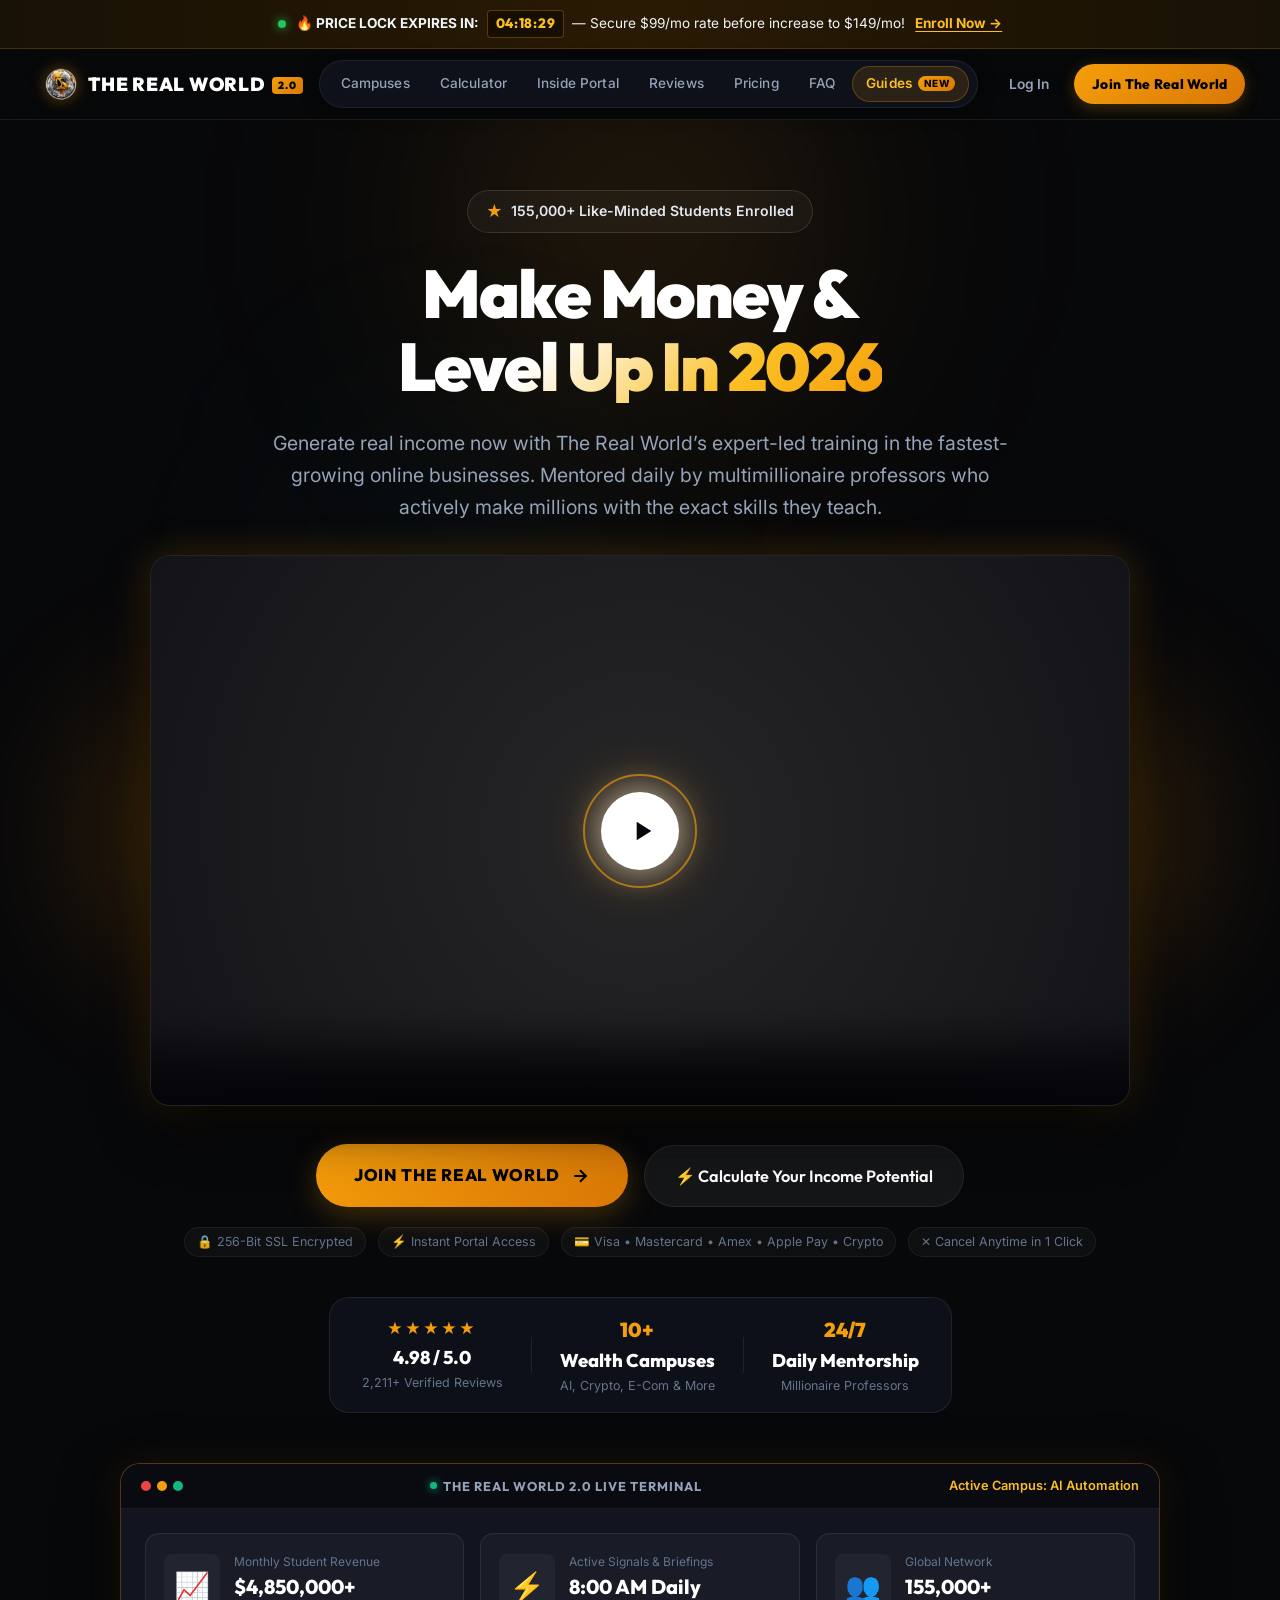
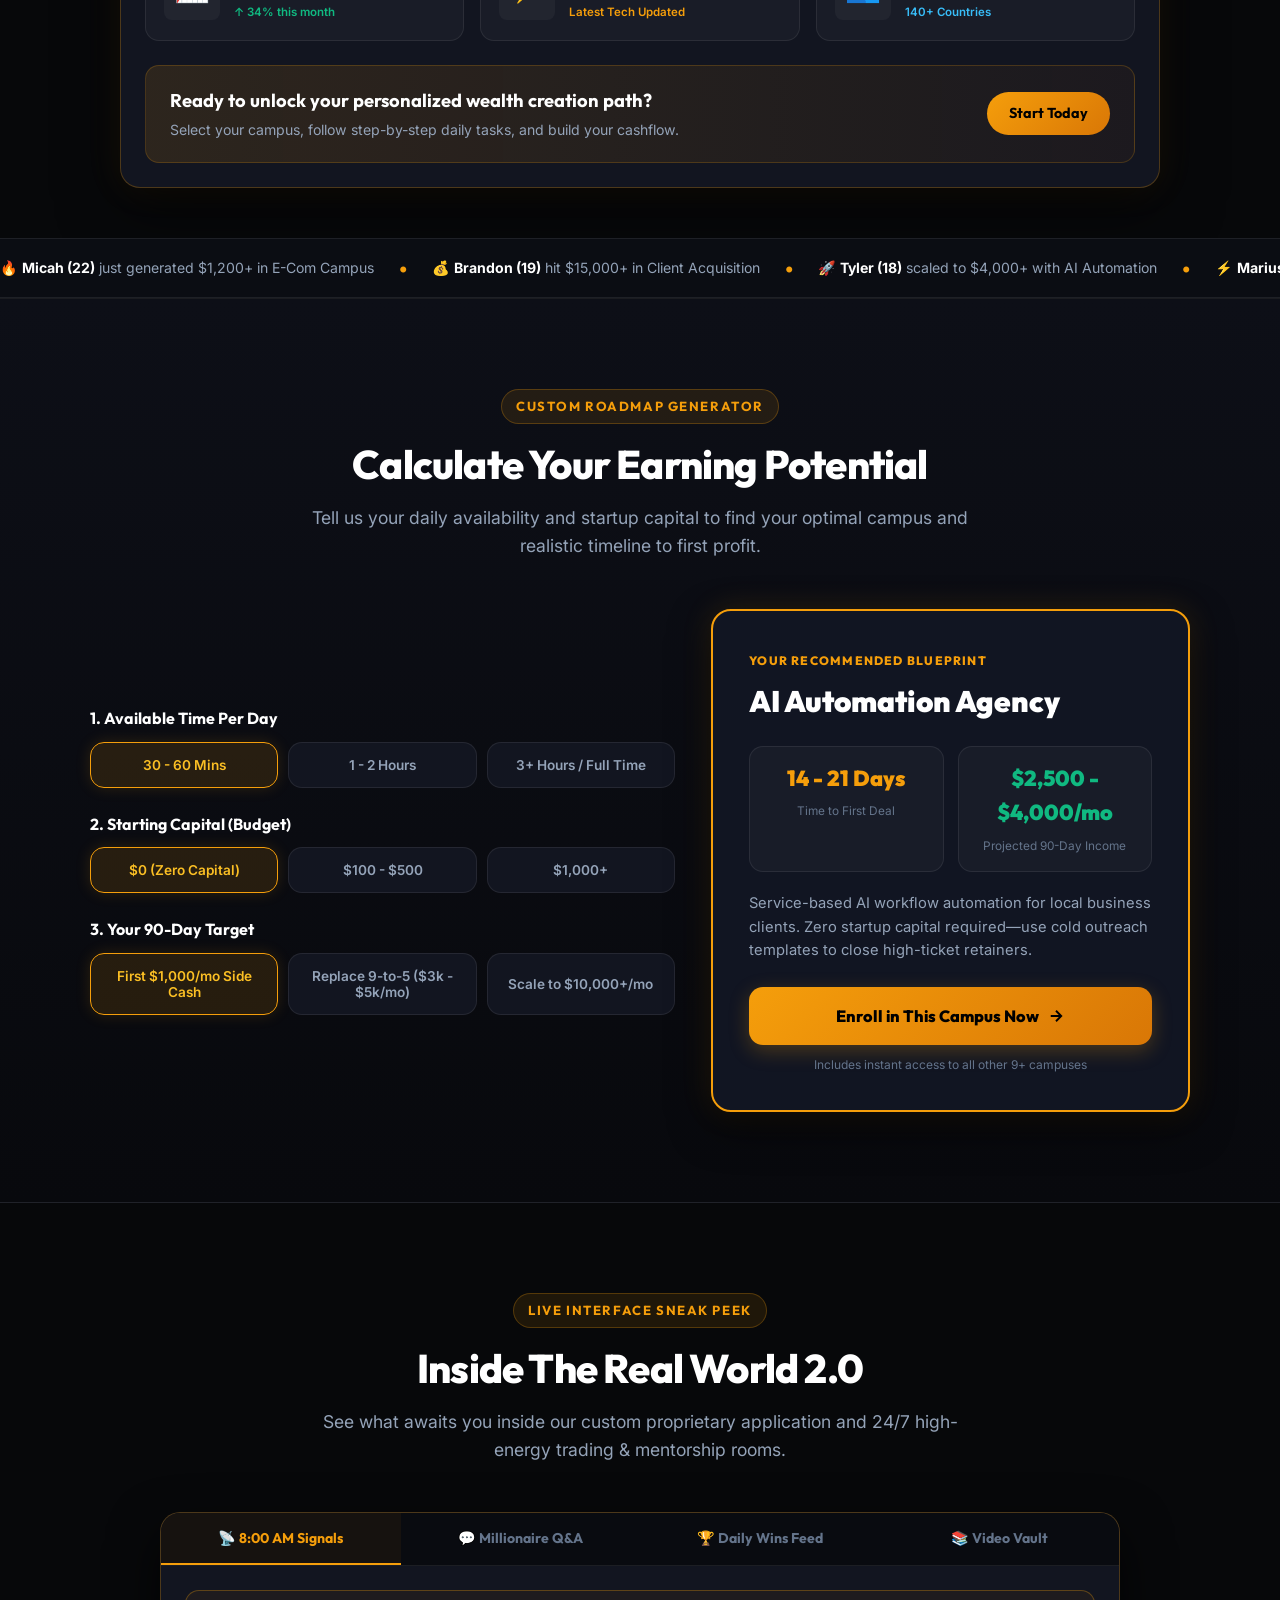
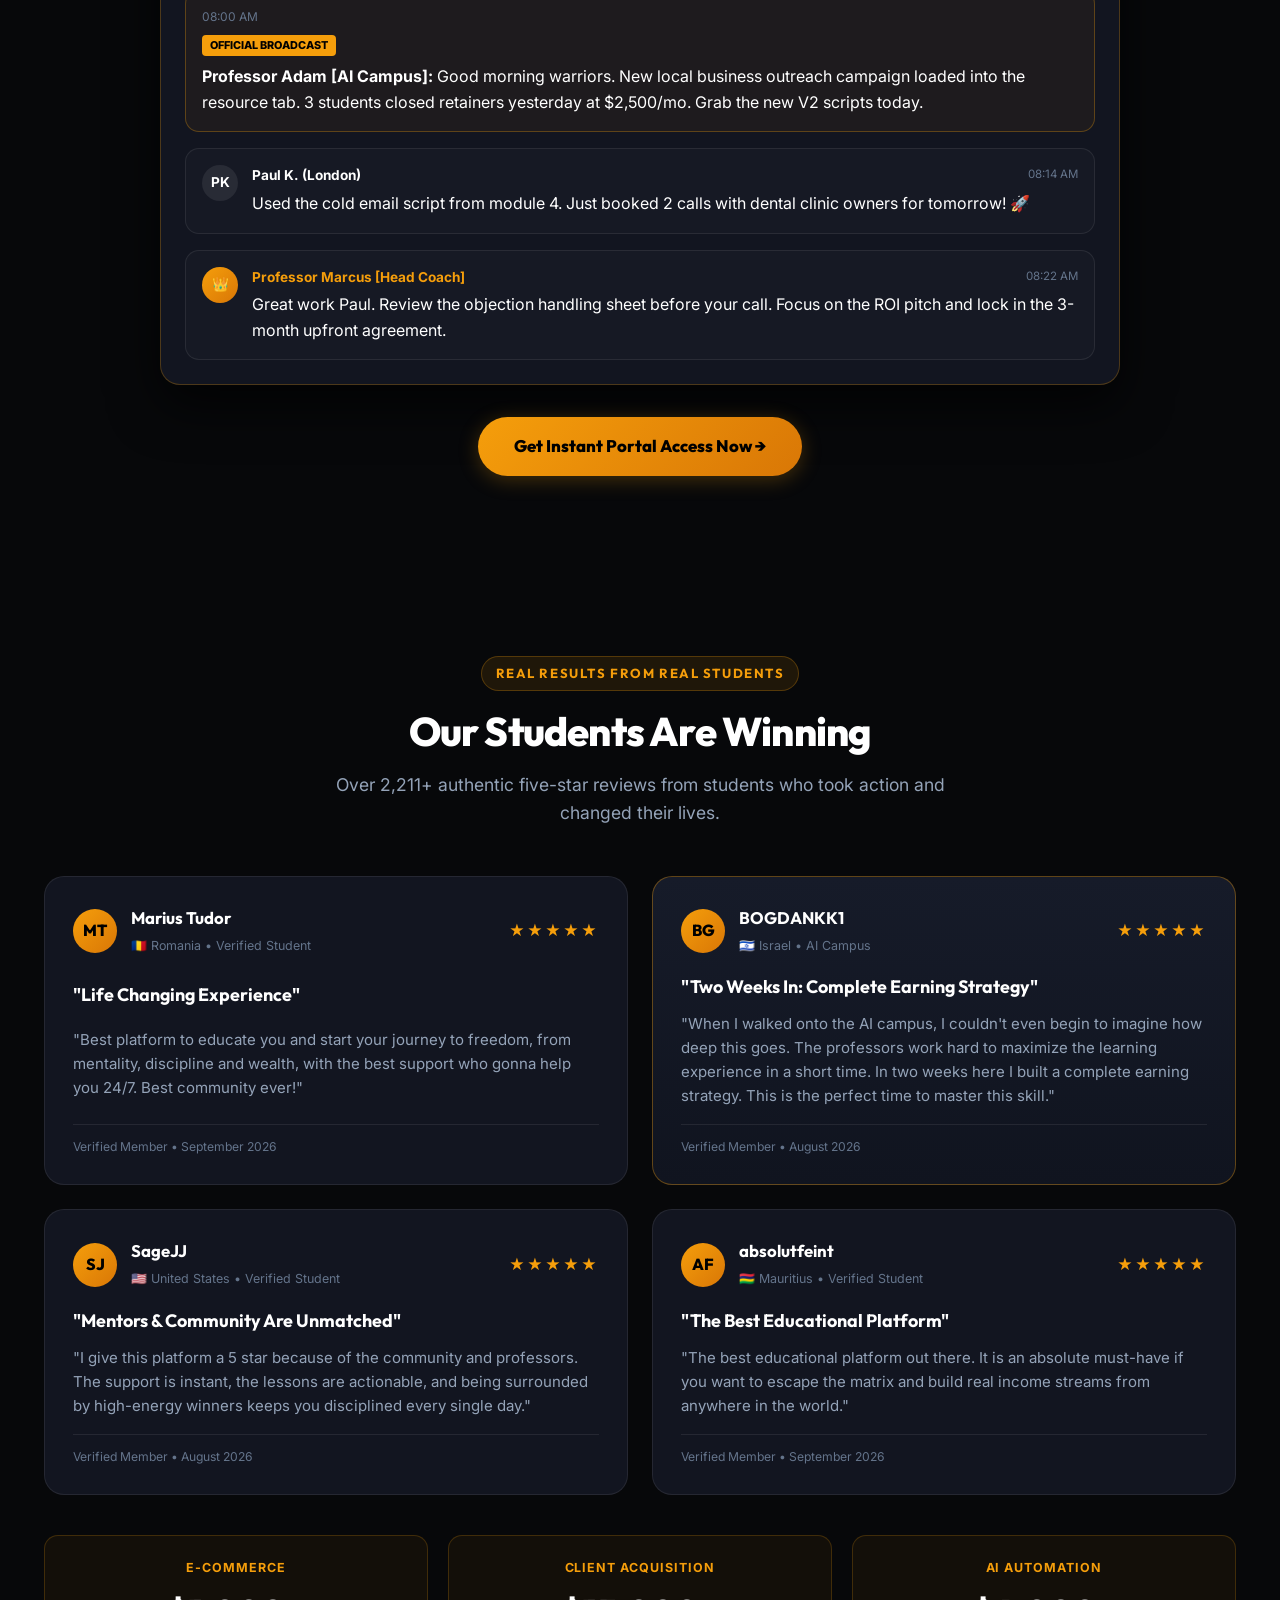
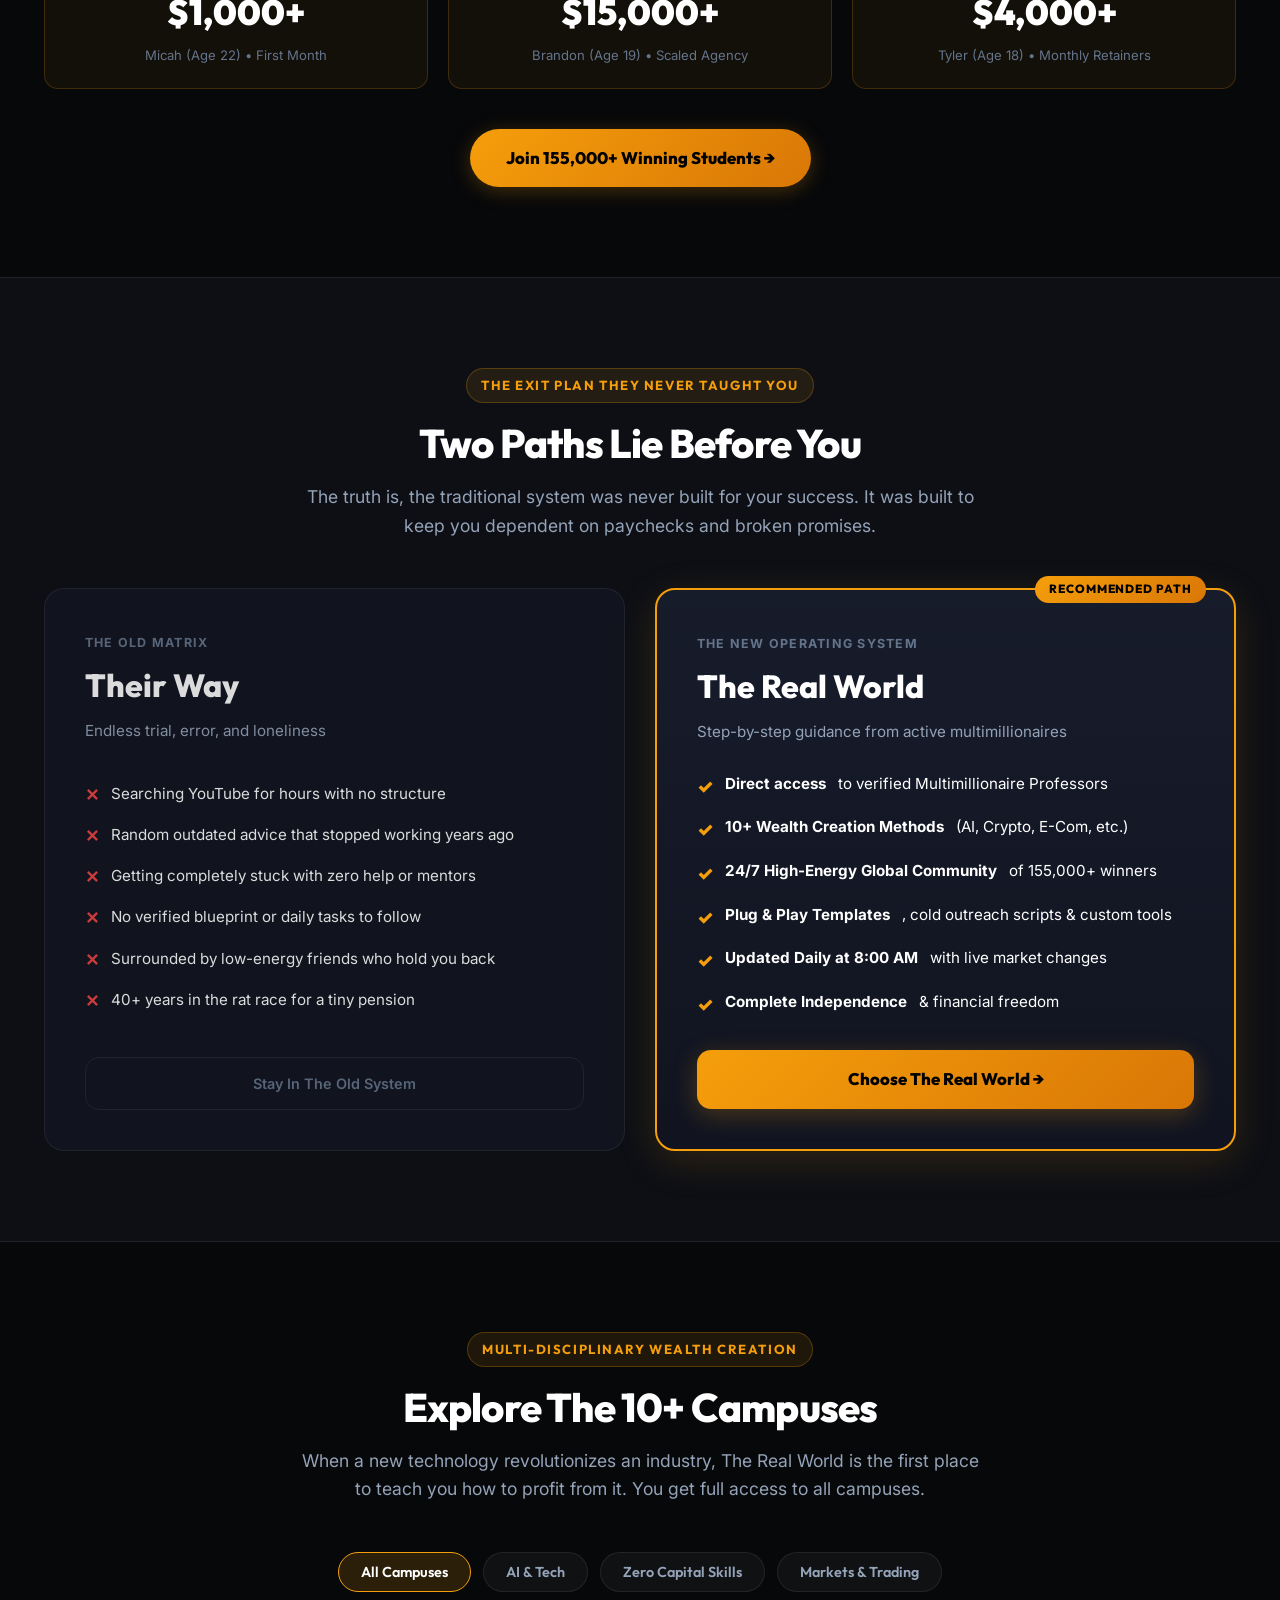
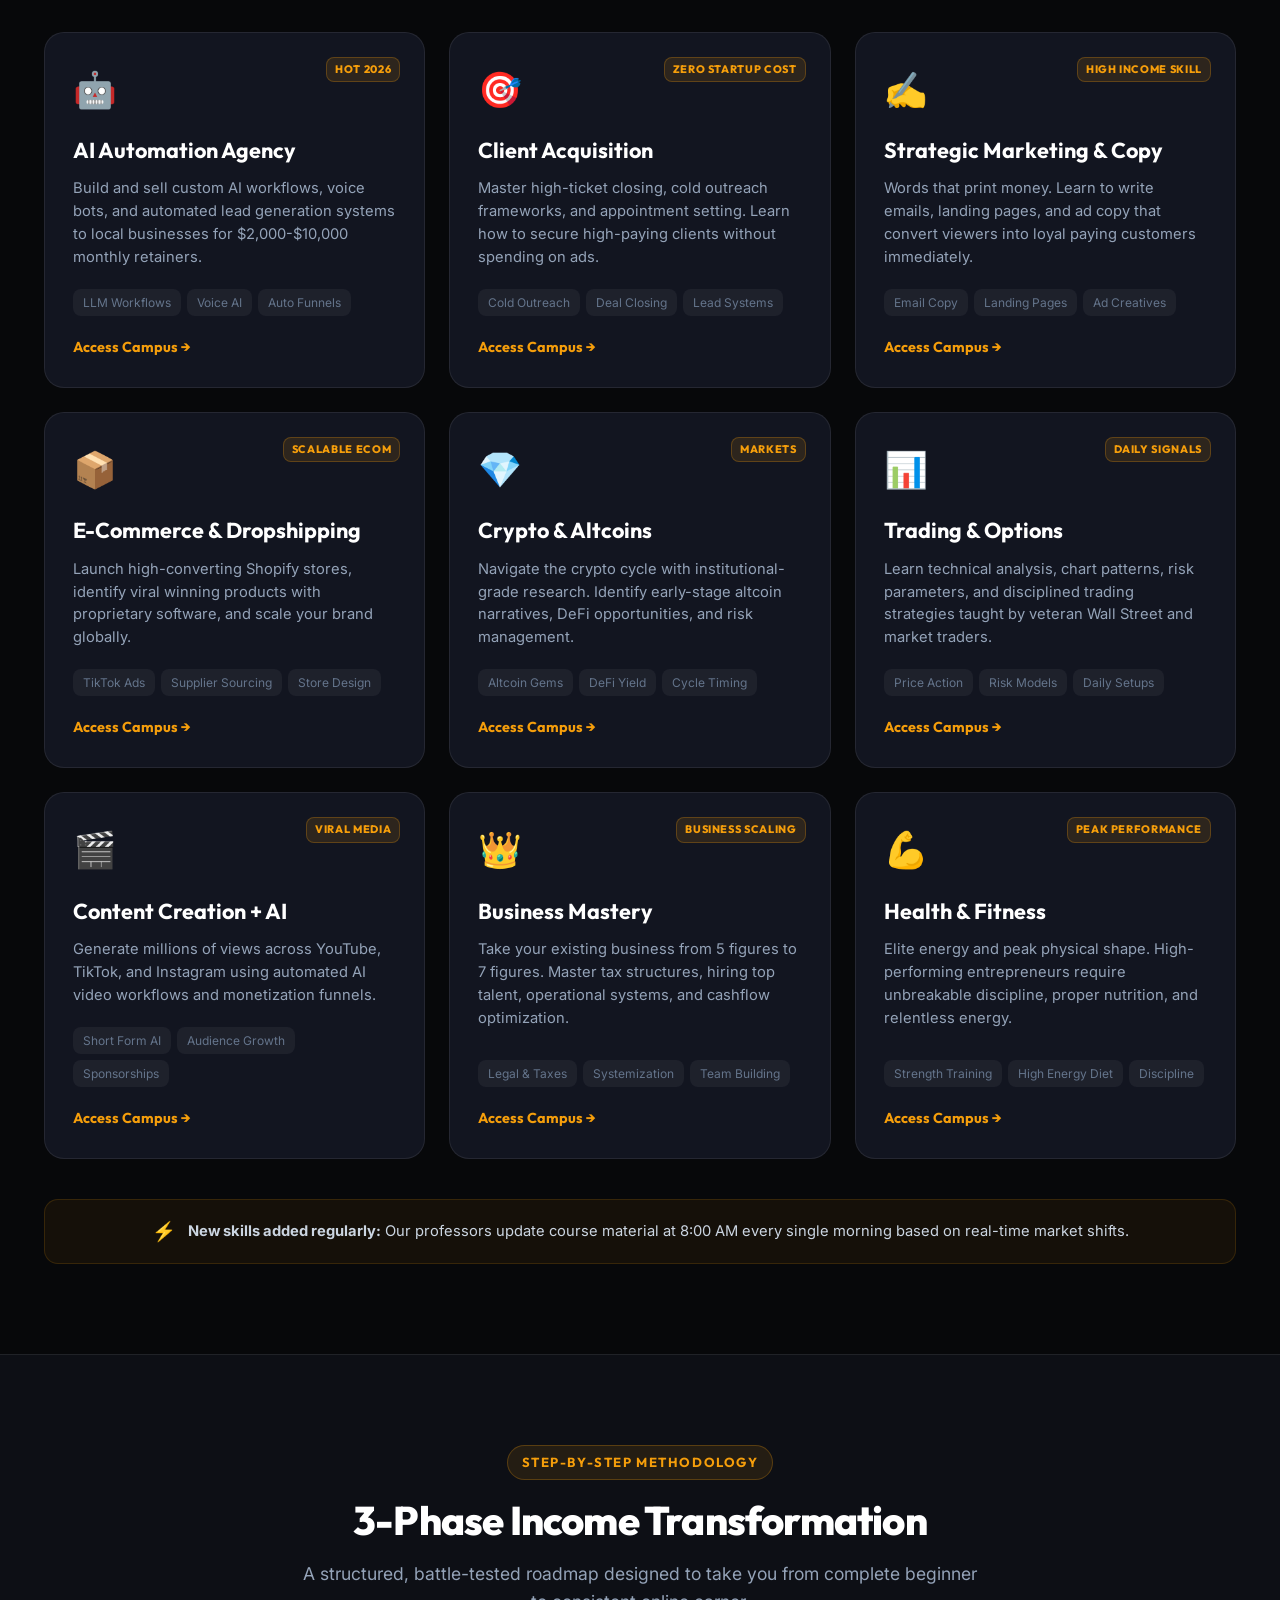
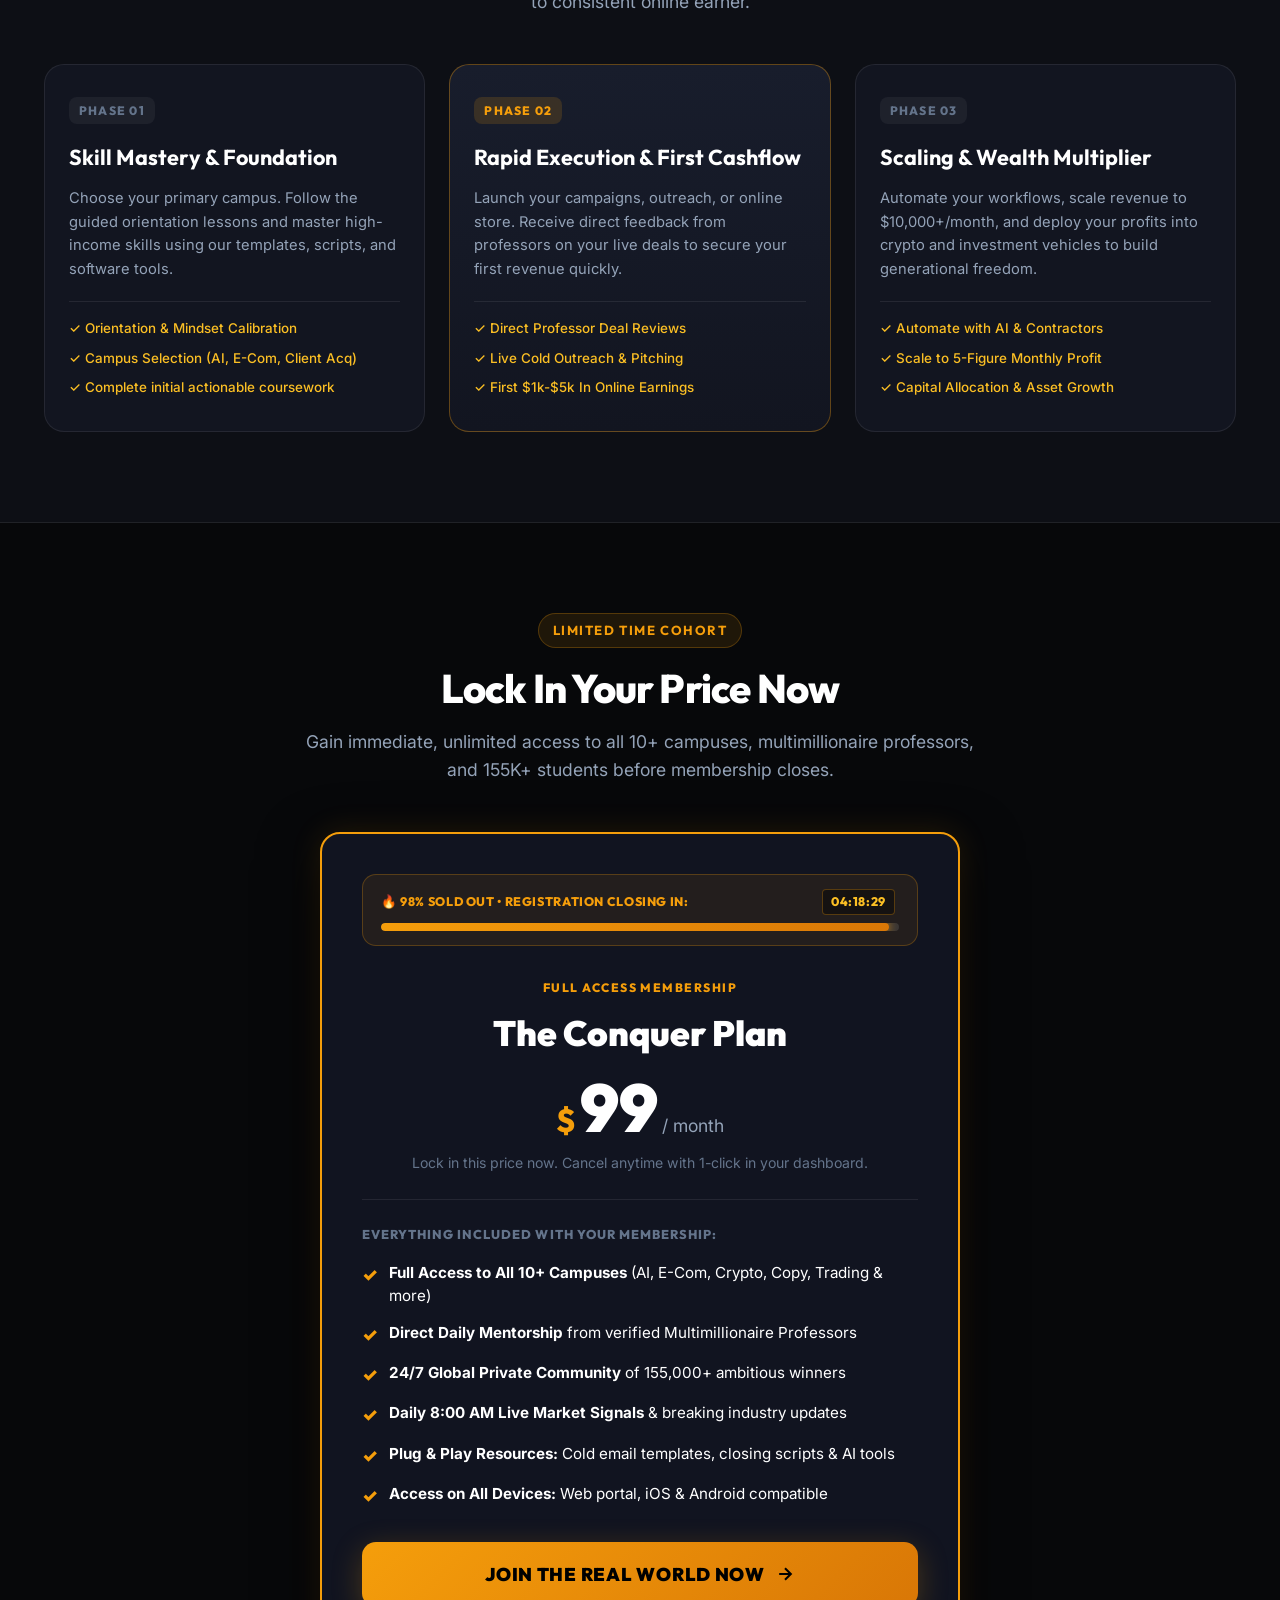
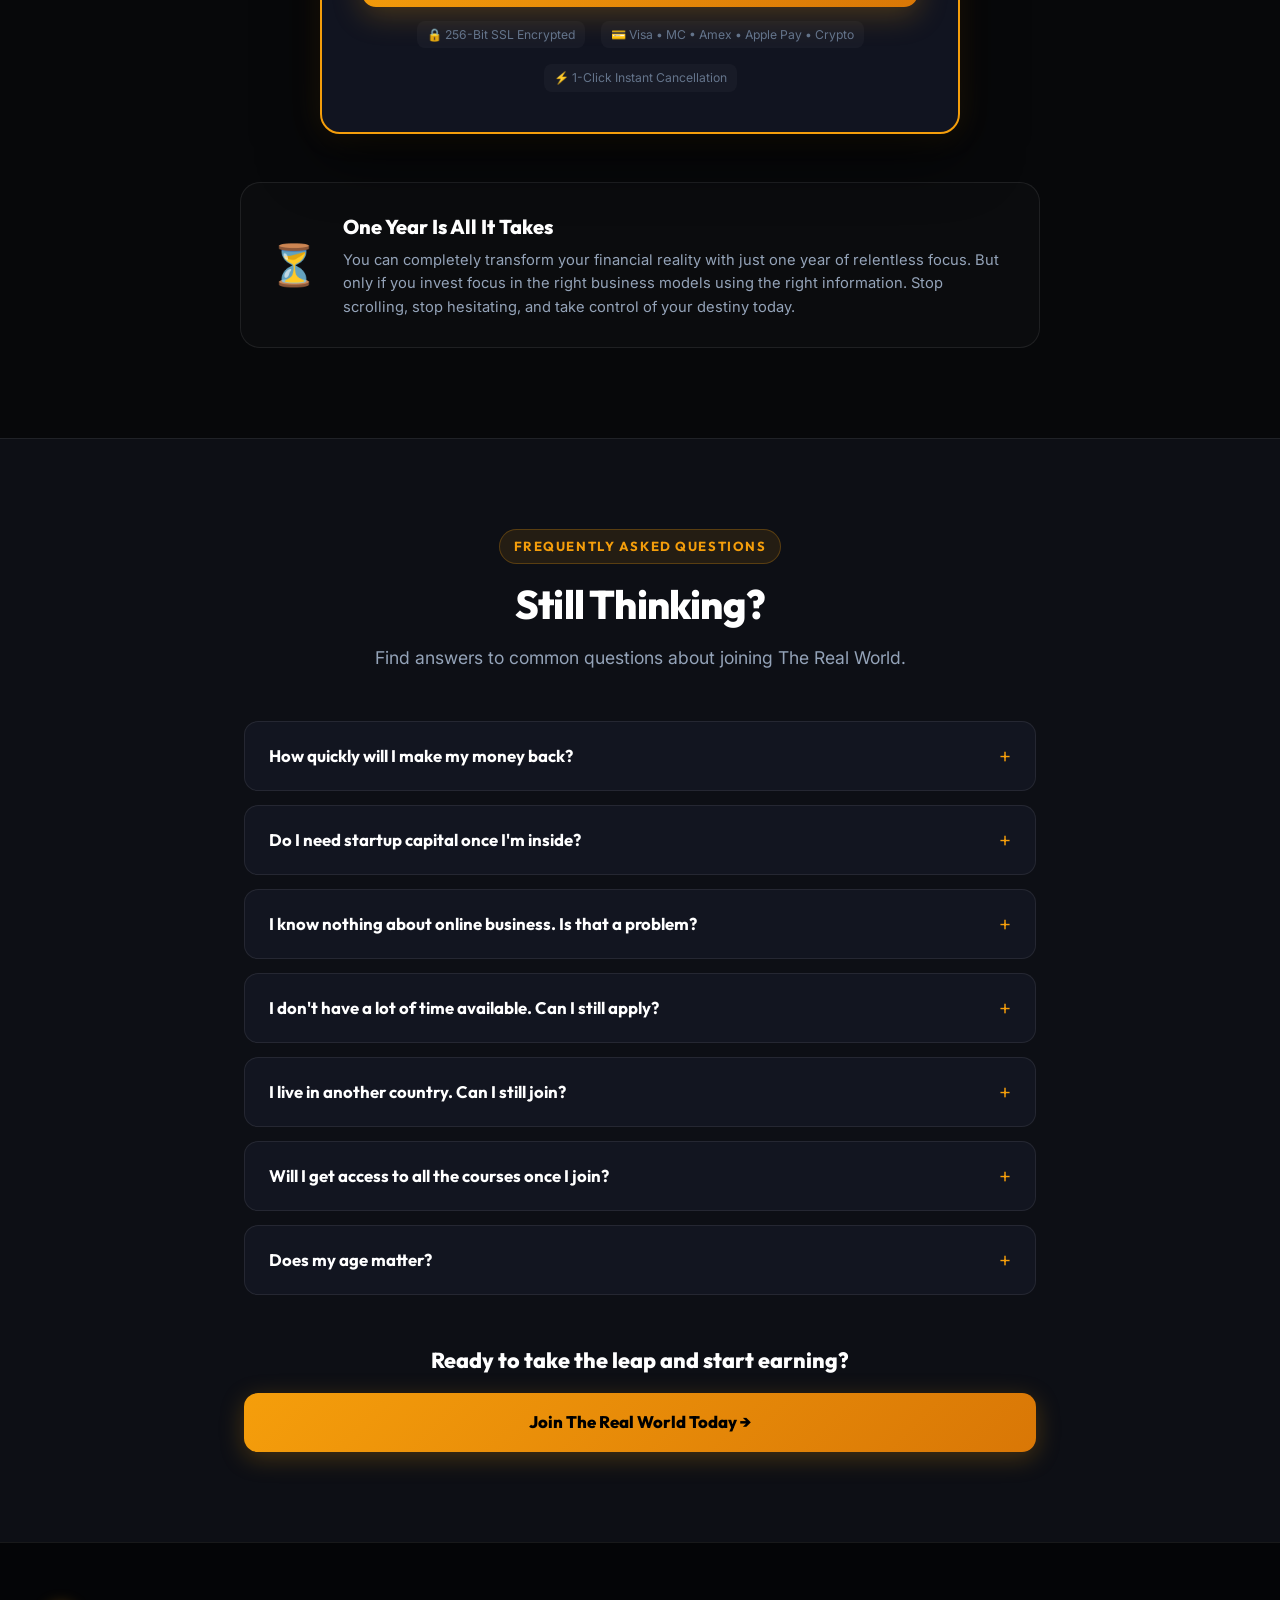
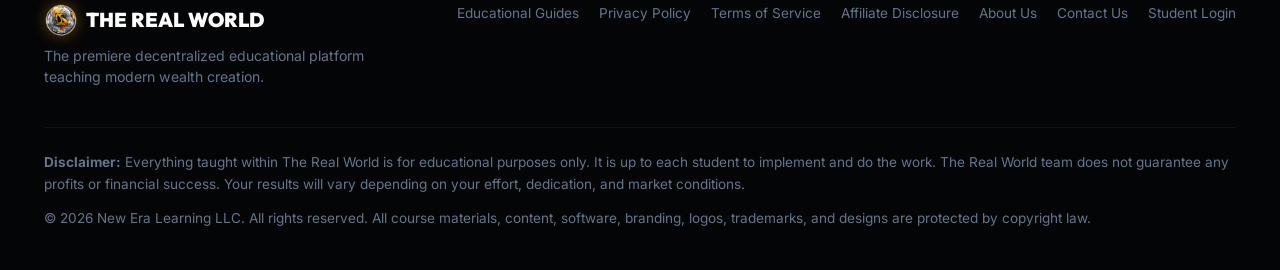
<file: index.html>
<!DOCTYPE html>
<html lang="en">
<head>
    <meta charset="UTF-8">
    <meta name="viewport" content="width=device-width, initial-scale=1.0">
    <title>The Real World: Make Money & Level Up | Official Portal</title>
    <meta name="description" content="Join The Real World and 155K+ members building real income online. 10+ wealth creation methods taught by millionaire professors. Start now.">
    
    <!-- Google AdSense -->
    <meta name="google-adsense-account" content="ca-pub-4687255188073442">
    <script async src="https://pagead2.googlesyndication.com/pagead/js/adsbygoogle.js?client=ca-pub-4687255188073442"
         crossorigin="anonymous"></script>
         
    <!-- Favicon -->
    <link rel="icon" type="image/png" href="favicon.png">
    <link rel="shortcut icon" href="favicon.png" type="image/png">
    <link rel="apple-touch-icon" href="favicon.png">
    
    <!-- Open Graph / Meta -->
    <meta property="og:type" content="website">
    <meta property="og:title" content="The Real World: Make Money & Level Up | Official Portal">
    <meta property="og:description" content="Join The Real World and 155K+ members building real income online. 10+ wealth creation methods taught by millionaire professors.">
    <meta property="og:image" content="logo.png">
    
    <!-- Google Fonts -->
    <link rel="preconnect" href="https://fonts.googleapis.com">
    <link rel="preconnect" href="https://fonts.gstatic.com" crossorigin>
    <link href="https://fonts.googleapis.com/css2?family=Outfit:wght@400;500;600;700;800;900&family=Inter:wght@300;400;500;600;700&display=swap" rel="stylesheet">
    
    <link rel="stylesheet" href="styles.css">
</head>
<body>

    <!-- SCROLL PROGRESS BAR -->
    <div class="scroll-progress-bar" id="scrollProgressBar"></div>

    <!-- TOP ANNOUNCEMENT BAR WITH LIVE COUNTDOWN -->
    <div class="announcement-bar">
        <div class="announcement-content">
            <span class="pulse-dot"></span>
            <span class="announcement-text">
                <strong>🔥 PRICE LOCK EXPIRES IN:</strong> 
                <span class="countdown-timer" id="topCountdown">04:18:32</span>
                — Secure $99/mo rate before increase to $149/mo!
            </span>
            <a href="https://jointherealworld.com/a/qmHjdpp6" class="announcement-link cta-affiliate-link" target="_blank" rel="noopener">Enroll Now &rarr;</a>
        </div>
    </div>

    <!-- NAVIGATION HEADER -->
    <header class="site-header" id="siteHeader">
        <div class="container nav-container">
            <a href="#" class="brand-logo">
                <img src="logo.png" alt="The Real World Logo" class="brand-logo-img">
                <span class="logo-text">THE REAL WORLD <span class="badge-v2">2.0</span></span>
            </a>

            <nav class="nav-links">
                <a href="#campuses" class="nav-link">Campuses</a>
                <a href="#calculator" class="nav-link">Calculator</a>
                <a href="#sneak-peek" class="nav-link">Inside Portal</a>
                <a href="#reviews" class="nav-link">Reviews</a>
                <a href="#pricing" class="nav-link">Pricing</a>
                <a href="#faq" class="nav-link">FAQ</a>
                <a href="guides.html" class="nav-link nav-link-highlight">
                    <span>Guides</span>
                    <span class="nav-badge-pill">New</span>
                </a>
            </nav>

            <div class="nav-actions">
                <a href="https://app.jointherealworld.com/login" target="_blank" rel="noopener" class="btn-login">Log In</a>
                <a href="https://jointherealworld.com/a/qmHjdpp6" target="_blank" rel="noopener" class="btn-primary-nav cta-affiliate-link">Join The Real World</a>
            </div>

            <!-- Mobile Menu Toggle -->
            <button class="mobile-toggle" id="mobileToggle" aria-label="Toggle menu">
                <span></span>
                <span></span>
                <span></span>
            </button>
        </div>

        <!-- Mobile Dropdown Navigation -->
        <div class="mobile-nav" id="mobileNav">
            <a href="guides.html" class="mobile-nav-link" style="color: var(--gold-light); font-weight: 700;">
                <span>📚 Guides & Articles</span>
                <span class="nav-badge-pill">New</span>
            </a>
            <a href="#campuses" class="mobile-nav-link">Campuses</a>
            <a href="#calculator" class="mobile-nav-link">Income Calculator</a>
            <a href="#sneak-peek" class="mobile-nav-link">Inside Portal</a>
            <a href="#reviews" class="mobile-nav-link">Reviews & Proof</a>
            <a href="#pricing" class="mobile-nav-link">Pricing</a>
            <a href="#faq" class="mobile-nav-link">FAQ</a>
            <div class="mobile-actions">
                <a href="https://app.jointherealworld.com/login" target="_blank" rel="noopener" class="btn-login-mobile">Log In</a>
                <a href="https://jointherealworld.com/a/qmHjdpp6" target="_blank" rel="noopener" class="btn-primary cta-affiliate-link">Join The Real World</a>
            </div>
        </div>
    </header>

    <main>
        <!-- HERO SECTION -->
        <section class="hero-section" id="hero">
            <div class="hero-bg-glow glow-1"></div>
            <div class="hero-bg-glow glow-2"></div>
            <div class="container hero-container">
                <div class="hero-badge">
                    <span class="badge-star">★</span>
                    <span>155,000+ Like-Minded Students Enrolled</span>
                </div>

                <h1 class="hero-title">
                    Make Money & <br>
                    <span class="gradient-text">Level Up In 2026</span>
                </h1>

                <p class="hero-subtitle">
                    Generate real income now with The Real World’s expert-led training in the fastest-growing online businesses. Mentored daily by multimillionaire professors who actively make millions with the exact skills they teach.
                </p>

                <!-- HERO VIDEO PRESENTATION -->
                <div class="hero-video-wrapper" id="heroVideoWrapper">
                    <div class="hero-video-glow glow-left"></div>
                    <div class="hero-video-glow glow-right"></div>
                    <div class="hero-video-container" id="heroVideoContainer">
                        <video id="heroVideo" class="hero-video-element" playsinline preload="metadata" controls>
                            <source src="hero-video.mp4" type="video/mp4">
                            Your browser does not support the video tag.
                        </video>
                        <div class="hero-video-overlay" id="heroVideoOverlay">
                            <button class="hero-play-btn" id="heroPlayBtn" aria-label="Play Video">
                                <span class="play-pulse-ring"></span>
                                <span class="play-icon-bg">
                                    <svg class="play-icon-svg" viewBox="0 0 24 24" fill="currentColor">
                                        <path d="M8 5v14l11-7z"/>
                                    </svg>
                                </span>
                            </button>
                        </div>
                    </div>
                </div>

                <div class="hero-cta-group">
                    <a href="https://jointherealworld.com/a/qmHjdpp6" target="_blank" class="btn-hero-primary cta-affiliate-link">
                        <span>JOIN THE REAL WORLD</span>
                        <svg class="btn-arrow" viewBox="0 0 24 24" width="20" height="20" fill="none" stroke="currentColor" stroke-width="2.5"><path d="M5 12h14M12 5l7 7-7 7"/></svg>
                    </a>
                    <a href="#calculator" class="btn-hero-secondary">
                        ⚡ Calculate Your Income Potential
                    </a>
                </div>

                <!-- Trust Badges & Payment Icons under CTA -->
                <div class="hero-payment-trust">
                    <div class="trust-pill"><span class="icon-secure">🔒</span> 256-Bit SSL Encrypted</div>
                    <div class="trust-pill">⚡ Instant Portal Access</div>
                    <div class="trust-pill">💳 Visa • Mastercard • Amex • Apple Pay • Crypto</div>
                    <div class="trust-pill">✕ Cancel Anytime in 1 Click</div>
                </div>

                <div class="hero-trust-metrics">
                    <div class="trust-metric">
                        <div class="stars">★★★★★</div>
                        <span class="metric-bold">4.98 / 5.0</span>
                        <span class="metric-label">2,211+ Verified Reviews</span>
                    </div>
                    <div class="metric-divider"></div>
                    <div class="trust-metric">
                        <span class="metric-highlight">10+</span>
                        <span class="metric-bold">Wealth Campuses</span>
                        <span class="metric-label">AI, Crypto, E-Com & More</span>
                    </div>
                    <div class="metric-divider"></div>
                    <div class="trust-metric">
                        <span class="metric-highlight">24/7</span>
                        <span class="metric-bold">Daily Mentorship</span>
                        <span class="metric-label">Millionaire Professors</span>
                    </div>
                </div>

                <!-- Showcase Visual / Portal Preview -->
                <div class="hero-showcase">
                    <div class="showcase-frame">
                        <div class="showcase-header">
                            <div class="window-dots">
                                <span></span><span></span><span></span>
                            </div>
                            <div class="showcase-status">
                                <span class="status-live"></span> THE REAL WORLD 2.0 LIVE TERMINAL
                            </div>
                            <div class="showcase-user">Active Campus: AI Automation</div>
                        </div>
                        <div class="showcase-content">
                            <div class="showcase-grid">
                                <div class="showcase-card metric-card">
                                    <div class="card-icon">📈</div>
                                    <div class="card-info">
                                        <span class="card-subtitle">Monthly Student Revenue</span>
                                        <span class="card-value">$4,850,000+</span>
                                        <span class="card-trend text-green">↑ 34% this month</span>
                                    </div>
                                </div>
                                <div class="showcase-card metric-card">
                                    <div class="card-icon">⚡</div>
                                    <div class="card-info">
                                        <span class="card-subtitle">Active Signals & Briefings</span>
                                        <span class="card-value">8:00 AM Daily</span>
                                        <span class="card-trend text-gold">Latest Tech Updated</span>
                                    </div>
                                </div>
                                <div class="showcase-card metric-card">
                                    <div class="card-icon">👥</div>
                                    <div class="card-info">
                                        <span class="card-subtitle">Global Network</span>
                                        <span class="card-value">155,000+</span>
                                        <span class="card-trend text-blue">140+ Countries</span>
                                    </div>
                                </div>
                            </div>
                            
                            <div class="showcase-banner">
                                <div class="banner-text">
                                    <h3>Ready to unlock your personalized wealth creation path?</h3>
                                    <p>Select your campus, follow step-by-step daily tasks, and build your cashflow.</p>
                                </div>
                                <a href="https://jointherealworld.com/a/qmHjdpp6" target="_blank" class="btn-showcase cta-affiliate-link">Start Today</a>
                            </div>
                        </div>
                    </div>
                </div>
            </div>
        </section>

        <!-- LIVE TICKER SOCIAL PROOF -->
        <section class="ticker-section">
            <div class="ticker-track">
                <div class="ticker-content">
                    <span class="ticker-item">🔥 <strong>Micah (22)</strong> just generated $1,200+ in E-Com Campus</span>
                    <span class="ticker-bullet">•</span>
                    <span class="ticker-item">💰 <strong>Brandon (19)</strong> hit $15,000+ in Client Acquisition</span>
                    <span class="ticker-bullet">•</span>
                    <span class="ticker-item">🚀 <strong>Tyler (18)</strong> scaled to $4,000+ with AI Automation</span>
                    <span class="ticker-bullet">•</span>
                    <span class="ticker-item">⚡ <strong>Marius T.</strong>: "Best platform to educate you and start your journey to freedom"</span>
                    <span class="ticker-bullet">•</span>
                    <span class="ticker-item">📈 <strong>Bogdankk1</strong>: "Mastering AI before 2030 changed everything"</span>
                    <span class="ticker-bullet">•</span>
                </div>
                <!-- Duplicate for infinite smooth scroll -->
                <div class="ticker-content" aria-hidden="true">
                    <span class="ticker-item">🔥 <strong>Micah (22)</strong> just generated $1,200+ in E-Com Campus</span>
                    <span class="ticker-bullet">•</span>
                    <span class="ticker-item">💰 <strong>Brandon (19)</strong> hit $15,000+ in Client Acquisition</span>
                    <span class="ticker-bullet">•</span>
                    <span class="ticker-item">🚀 <strong>Tyler (18)</strong> scaled to $4,000+ with AI Automation</span>
                    <span class="ticker-bullet">•</span>
                    <span class="ticker-item">⚡ <strong>Marius T.</strong>: "Best platform to educate you and start your journey to freedom"</span>
                    <span class="ticker-bullet">•</span>
                    <span class="ticker-item">📈 <strong>Bogdankk1</strong>: "Mastering AI before 2030 changed everything"</span>
                    <span class="ticker-bullet">•</span>
                </div>
            </div>
        </section>

        <!-- INTERACTIVE POTENTIAL INCOME & CAMPUS CALCULATOR -->
        <section class="calculator-section" id="calculator">
            <div class="container">
                <div class="section-header text-center">
                    <div class="section-tag">CUSTOM ROADMAP GENERATOR</div>
                    <h2 class="section-title">Calculate Your Earning Potential</h2>
                    <p class="section-subtitle">
                        Tell us your daily availability and startup capital to find your optimal campus and realistic timeline to first profit.
                    </p>
                </div>

                <div class="calculator-container">
                    <div class="calc-inputs">
                        <!-- Input 1: Daily Time -->
                        <div class="calc-group">
                            <label class="calc-label">1. Available Time Per Day</label>
                            <div class="calc-options" id="timeOptions">
                                <button class="calc-option active" data-time="30m">30 - 60 Mins</button>
                                <button class="calc-option" data-time="2h">1 - 2 Hours</button>
                                <button class="calc-option" data-time="4h+">3+ Hours / Full Time</button>
                            </div>
                        </div>

                        <!-- Input 2: Starting Capital -->
                        <div class="calc-group">
                            <label class="calc-label">2. Starting Capital (Budget)</label>
                            <div class="calc-options" id="budgetOptions">
                                <button class="calc-option active" data-budget="0">$0 (Zero Capital)</button>
                                <button class="calc-option" data-budget="100-500">$100 - $500</button>
                                <button class="calc-option" data-budget="1000+">$1,000+</button>
                            </div>
                        </div>

                        <!-- Input 3: Primary Goal -->
                        <div class="calc-group">
                            <label class="calc-label">3. Your 90-Day Target</label>
                            <div class="calc-options" id="goalOptions">
                                <button class="calc-option active" data-goal="1k">First $1,000/mo Side Cash</button>
                                <button class="calc-option" data-goal="5k">Replace 9-to-5 ($3k - $5k/mo)</button>
                                <button class="calc-option" data-goal="10k">Scale to $10,000+/mo</button>
                            </div>
                        </div>
                    </div>

                    <!-- Calculator Output Result Card -->
                    <div class="calc-result-card">
                        <div class="result-glow"></div>
                        <div class="result-header">
                            <span class="result-tag">YOUR RECOMMENDED BLUEPRINT</span>
                            <h3 class="result-campus-title" id="resCampus">AI Automation Agency</h3>
                        </div>

                        <div class="result-stats-grid">
                            <div class="res-stat-box">
                                <span class="res-stat-num text-gold" id="resTimeline">14 - 21 Days</span>
                                <span class="res-stat-lbl">Time to First Deal</span>
                            </div>
                            <div class="res-stat-box">
                                <span class="res-stat-num text-green" id="resProjected">$2,500 - $4,000/mo</span>
                                <span class="res-stat-lbl">Projected 90-Day Income</span>
                            </div>
                        </div>

                        <p class="result-summary" id="resSummary">
                            Service-based AI workflow automation for local business clients. Zero startup capital required—use cold outreach templates to close high-ticket retainers.
                        </p>

                        <div class="result-action">
                            <a href="https://jointherealworld.com/a/qmHjdpp6" target="_blank" class="btn-calc-cta cta-affiliate-link">
                                <span>Enroll in This Campus Now</span>
                                <svg class="btn-arrow" viewBox="0 0 24 24" width="18" height="18" fill="none" stroke="currentColor" stroke-width="2.5"><path d="M5 12h14M12 5l7 7-7 7"/></svg>
                            </a>
                            <span class="calc-note">Includes instant access to all other 9+ campuses</span>
                        </div>
                    </div>
                </div>
            </div>
        </section>

        <!-- SNEAK PEEK INSIDE THE REAL WORLD 2.0 PORTAL -->
        <section class="sneakpeek-section" id="sneak-peek">
            <div class="container">
                <div class="section-header text-center">
                    <div class="section-tag">LIVE INTERFACE SNEAK PEEK</div>
                    <h2 class="section-title">Inside The Real World 2.0</h2>
                    <p class="section-subtitle">
                        See what awaits you inside our custom proprietary application and 24/7 high-energy trading & mentorship rooms.
                    </p>
                </div>

                <div class="portal-simulator">
                    <!-- Simulator Tabs -->
                    <div class="sim-tabs">
                        <button class="sim-tab-btn active" data-sim="signals">📡 8:00 AM Signals</button>
                        <button class="sim-tab-btn" data-sim="mentors">💬 Millionaire Q&A</button>
                        <button class="sim-tab-btn" data-sim="wins">🏆 Daily Wins Feed</button>
                        <button class="sim-tab-btn" data-sim="vault">📚 Video Vault</button>
                    </div>

                    <!-- Simulator Content Area -->
                    <div class="sim-screen">
                        <!-- Panel 1: Signals -->
                        <div class="sim-panel active" id="sim-signals">
                            <div class="chat-msg system-msg">
                                <span class="chat-time">08:00 AM</span>
                                <span class="chat-badge">OFFICIAL BROADCAST</span>
                                <p><strong>Professor Adam [AI Campus]:</strong> Good morning warriors. New local business outreach campaign loaded into the resource tab. 3 students closed retainers yesterday at $2,500/mo. Grab the new V2 scripts today.</p>
                            </div>
                            <div class="chat-msg">
                                <div class="msg-avatar">PK</div>
                                <div class="msg-content">
                                    <div class="msg-header"><strong>Paul K. (London)</strong> <span class="msg-time">08:14 AM</span></div>
                                    <p>Used the cold email script from module 4. Just booked 2 calls with dental clinic owners for tomorrow! 🚀</p>
                                </div>
                            </div>
                            <div class="chat-msg highlight-msg">
                                <div class="msg-avatar mentor-avatar">👑</div>
                                <div class="msg-content">
                                    <div class="msg-header"><strong class="text-gold">Professor Marcus [Head Coach]</strong> <span class="msg-time">08:22 AM</span></div>
                                    <p>Great work Paul. Review the objection handling sheet before your call. Focus on the ROI pitch and lock in the 3-month upfront agreement.</p>
                                </div>
                            </div>
                        </div>

                        <!-- Panel 2: Mentors Q&A -->
                        <div class="sim-panel" id="sim-mentors">
                            <div class="chat-msg">
                                <div class="msg-avatar">JD</div>
                                <div class="msg-content">
                                    <div class="msg-header"><strong>Jason D.</strong> <span class="msg-time">10:45 AM</span></div>
                                    <p>Should I scale TikTok ads with broad targeting or test more creatives first for this Shopify product?</p>
                                </div>
                            </div>
                            <div class="chat-msg highlight-msg">
                                <div class="msg-avatar mentor-avatar">👑</div>
                                <div class="msg-content">
                                    <div class="msg-header"><strong class="text-gold">Professor Michael [E-Com Master]</strong> <span class="msg-time">10:48 AM</span></div>
                                    <p>Test 3 fresh hook variations with $20 ad spend each. Once your ROAS hits 2.4x on the first 50 sales, switch to CBO scaling. Never scale bad creative.</p>
                                </div>
                            </div>
                        </div>

                        <!-- Panel 3: Wins Feed -->
                        <div class="sim-panel" id="sim-wins">
                            <div class="win-card-feed">
                                <div class="win-item">
                                    <div class="win-icon">💰</div>
                                    <div class="win-info">
                                        <h4>Alex M. just posted a win!</h4>
                                        <p>"+$6,840.00 first month in Client Acquisition campus! Started with zero knowledge 28 days ago."</p>
                                        <span class="win-meta">Verified Transaction • 4m ago</span>
                                    </div>
                                </div>
                                <div class="win-item">
                                    <div class="win-icon">📈</div>
                                    <div class="win-info">
                                        <h4>Stefan V. scaled to 5-figures</h4>
                                        <p>"Closed my 4th AI retainership at $2,000/mo. Total MRR now at $8,000. TRW changed my family's future."</p>
                                        <span class="win-meta">Verified Student • 18m ago</span>
                                    </div>
                                </div>
                            </div>
                        </div>

                        <!-- Panel 4: Video Vault -->
                        <div class="sim-panel" id="sim-vault">
                            <div class="vault-grid">
                                <div class="vault-item">
                                    <div class="vault-thumb">▶ 48 Modules</div>
                                    <h4>AI Agency Blueprint 2026</h4>
                                    <p>Step-by-step from zero to $10,000 monthly recurring revenue.</p>
                                </div>
                                <div class="vault-item">
                                    <div class="vault-thumb">▶ 62 Modules</div>
                                    <h4>Cold Closing Masterclass</h4>
                                    <p>Master high-ticket sales calls and objection handling.</p>
                                </div>
                                <div class="vault-item">
                                    <div class="vault-thumb">▶ 35 Modules</div>
                                    <h4>E-Commerce Speed Run</h4>
                                    <p>Find winning products, set up Shopify in 24h, and run viral ads.</p>
                                </div>
                            </div>
                        </div>
                    </div>
                </div>

                <div class="text-center" style="margin-top: 32px;">
                    <a href="https://jointherealworld.com/a/qmHjdpp6" target="_blank" class="btn-primary cta-affiliate-link">
                        Get Instant Portal Access Now &rarr;
                    </a>
                </div>
            </div>
        </section>

        <!-- STUDENT REVIEWS & PROOF -->
        <section class="reviews-section" id="reviews">
            <div class="container">
                <div class="section-header text-center">
                    <div class="section-tag">REAL RESULTS FROM REAL STUDENTS</div>
                    <h2 class="section-title">Our Students Are Winning</h2>
                    <p class="section-subtitle">
                        Over 2,211+ authentic five-star reviews from students who took action and changed their lives.
                    </p>
                </div>

                <div class="reviews-grid">
                    <!-- Review 1 -->
                    <div class="review-card">
                        <div class="review-top">
                            <div class="reviewer-avatar">MT</div>
                            <div class="reviewer-details">
                                <h4 class="reviewer-name">Marius Tudor</h4>
                                <span class="reviewer-country">🇷🇴 Romania • Verified Student</span>
                            </div>
                            <div class="review-stars">★★★★★</div>
                        </div>
                        <h5 class="review-headline">"Life Changing Experience"</h5>
                        <p class="review-body">
                            "Best platform to educate you and start your journey to freedom, from mentality, discipline and wealth, with the best support who gonna help you 24/7. Best community ever!"
                        </p>
                        <div class="review-date">Verified Member • September 2026</div>
                    </div>

                    <!-- Review 2 -->
                    <div class="review-card highlight-card">
                        <div class="card-glow"></div>
                        <div class="review-top">
                            <div class="reviewer-avatar">BG</div>
                            <div class="reviewer-details">
                                <h4 class="reviewer-name">BOGDANKK1</h4>
                                <span class="reviewer-country">🇮🇱 Israel • AI Campus</span>
                            </div>
                            <div class="review-stars">★★★★★</div>
                        </div>
                        <h5 class="review-headline">"Two Weeks In: Complete Earning Strategy"</h5>
                        <p class="review-body">
                            "When I walked onto the AI campus, I couldn't even begin to imagine how deep this goes. The professors work hard to maximize the learning experience in a short time. In two weeks here I built a complete earning strategy. This is the perfect time to master this skill."
                        </p>
                        <div class="review-date">Verified Member • August 2026</div>
                    </div>

                    <!-- Review 3 -->
                    <div class="review-card">
                        <div class="review-top">
                            <div class="reviewer-avatar">SJ</div>
                            <div class="reviewer-details">
                                <h4 class="reviewer-name">SageJJ</h4>
                                <span class="reviewer-country">🇺🇸 United States • Verified Student</span>
                            </div>
                            <div class="review-stars">★★★★★</div>
                        </div>
                        <h5 class="review-headline">"Mentors & Community Are Unmatched"</h5>
                        <p class="review-body">
                            "I give this platform a 5 star because of the community and professors. The support is instant, the lessons are actionable, and being surrounded by high-energy winners keeps you disciplined every single day."
                        </p>
                        <div class="review-date">Verified Member • August 2026</div>
                    </div>

                    <!-- Review 4 -->
                    <div class="review-card">
                        <div class="review-top">
                            <div class="reviewer-avatar">AF</div>
                            <div class="reviewer-details">
                                <h4 class="reviewer-name">absolutfeint</h4>
                                <span class="reviewer-country">🇲🇺 Mauritius • Verified Student</span>
                            </div>
                            <div class="review-stars">★★★★★</div>
                        </div>
                        <h5 class="review-headline">"The Best Educational Platform"</h5>
                        <p class="review-body">
                            "The best educational platform out there. It is an absolute must-have if you want to escape the matrix and build real income streams from anywhere in the world."
                        </p>
                        <div class="review-date">Verified Member • September 2026</div>
                    </div>
                </div>

                <!-- Proof Badges / Stats Cards -->
                <div class="earnings-showcase">
                    <div class="earning-stat-card">
                        <div class="stat-tag">E-Commerce</div>
                        <div class="stat-num">$1,000+</div>
                        <div class="stat-meta">Micah (Age 22) • First Month</div>
                    </div>
                    <div class="earning-stat-card">
                        <div class="stat-tag">Client Acquisition</div>
                        <div class="stat-num">$15,000+</div>
                        <div class="stat-meta">Brandon (Age 19) • Scaled Agency</div>
                    </div>
                    <div class="earning-stat-card">
                        <div class="stat-tag">AI Automation</div>
                        <div class="stat-num">$4,000+</div>
                        <div class="stat-meta">Tyler (Age 18) • Monthly Retainers</div>
                    </div>
                </div>

                <div class="text-center cta-wrapper">
                    <a href="https://jointherealworld.com/a/qmHjdpp6" target="_blank" class="btn-primary cta-affiliate-link">
                        Join 155,000+ Winning Students &rarr;
                    </a>
                </div>
            </div>
        </section>

        <!-- THE EXIT PLAN: TWO PATHS FORWARD -->
        <section class="comparison-section" id="comparison">
            <div class="container">
                <div class="section-header text-center">
                    <div class="section-tag">THE EXIT PLAN THEY NEVER TAUGHT YOU</div>
                    <h2 class="section-title">Two Paths Lie Before You</h2>
                    <p class="section-subtitle">
                        The truth is, the traditional system was never built for your success. It was built to keep you dependent on paychecks and broken promises.
                    </p>
                </div>

                <div class="comparison-grid">
                    <!-- Path 1: Their Way -->
                    <div class="path-card their-way">
                        <div class="path-header">
                            <span class="path-label">THE OLD MATRIX</span>
                            <h3 class="path-title">Their Way</h3>
                            <p class="path-desc">Endless trial, error, and loneliness</p>
                        </div>
                        <ul class="path-list">
                            <li><span class="icon-cross">✕</span> Searching YouTube for hours with no structure</li>
                            <li><span class="icon-cross">✕</span> Random outdated advice that stopped working years ago</li>
                            <li><span class="icon-cross">✕</span> Getting completely stuck with zero help or mentors</li>
                            <li><span class="icon-cross">✕</span> No verified blueprint or daily tasks to follow</li>
                            <li><span class="icon-cross">✕</span> Surrounded by low-energy friends who hold you back</li>
                            <li><span class="icon-cross">✕</span> 40+ years in the rat race for a tiny pension</li>
                        </ul>
                        <a href="https://www.jobs.com/" target="_blank" class="btn-their-way">Stay In The Old System</a>
                    </div>

                    <!-- Path 2: The Real World -->
                    <div class="path-card trw-way">
                        <div class="popular-badge">RECOMMENDED PATH</div>
                        <div class="path-header">
                            <span class="path-label text-gold">THE NEW OPERATING SYSTEM</span>
                            <h3 class="path-title">The Real World</h3>
                            <p class="path-desc">Step-by-step guidance from active multimillionaires</p>
                        </div>
                        <ul class="path-list">
                            <li><span class="icon-check">✓</span> <strong>Direct access</strong> to verified Multimillionaire Professors</li>
                            <li><span class="icon-check">✓</span> <strong>10+ Wealth Creation Methods</strong> (AI, Crypto, E-Com, etc.)</li>
                            <li><span class="icon-check">✓</span> <strong>24/7 High-Energy Global Community</strong> of 155,000+ winners</li>
                            <li><span class="icon-check">✓</span> <strong>Plug & Play Templates</strong>, cold outreach scripts & custom tools</li>
                            <li><span class="icon-check">✓</span> <strong>Updated Daily at 8:00 AM</strong> with live market changes</li>
                            <li><span class="icon-check">✓</span> <strong>Complete Independence</strong> & financial freedom</li>
                        </ul>
                        <a href="https://jointherealworld.com/a/qmHjdpp6" target="_blank" class="btn-primary-glowing cta-affiliate-link">
                            Choose The Real World &rarr;
                        </a>
                    </div>
                </div>
            </div>
        </section>

        <!-- THE CAMPUSES SECTION -->
        <section class="campuses-section" id="campuses">
            <div class="container">
                <div class="section-header text-center">
                    <div class="section-tag">MULTI-DISCIPLINARY WEALTH CREATION</div>
                    <h2 class="section-title">Explore The 10+ Campuses</h2>
                    <p class="section-subtitle">
                        When a new technology revolutionizes an industry, The Real World is the first place to teach you how to profit from it. You get full access to all campuses.
                    </p>
                </div>

                <!-- Campus Filter Tabs -->
                <div class="campus-tabs">
                    <button class="tab-btn active" data-filter="all">All Campuses</button>
                    <button class="tab-btn" data-filter="ai">AI & Tech</button>
                    <button class="tab-btn" data-filter="nocapital">Zero Capital Skills</button>
                    <button class="tab-btn" data-filter="markets">Markets & Trading</button>
                </div>

                <div class="campuses-grid">
                    <!-- Campus 1 -->
                    <div class="campus-card" data-category="ai">
                        <div class="campus-icon">🤖</div>
                        <div class="campus-badge">HOT 2026</div>
                        <h3 class="campus-name">AI Automation Agency</h3>
                        <p class="campus-desc">
                            Build and sell custom AI workflows, voice bots, and automated lead generation systems to local businesses for $2,000-$10,000 monthly retainers.
                        </p>
                        <div class="campus-skills">
                            <span>LLM Workflows</span>
                            <span>Voice AI</span>
                            <span>Auto Funnels</span>
                        </div>
                        <a href="https://jointherealworld.com/a/qmHjdpp6" target="_blank" class="campus-link cta-affiliate-link">Access Campus &rarr;</a>
                    </div>

                    <!-- Campus 2 -->
                    <div class="campus-card" data-category="nocapital">
                        <div class="campus-icon">🎯</div>
                        <div class="campus-badge">ZERO STARTUP COST</div>
                        <h3 class="campus-name">Client Acquisition</h3>
                        <p class="campus-desc">
                            Master high-ticket closing, cold outreach frameworks, and appointment setting. Learn how to secure high-paying clients without spending on ads.
                        </p>
                        <div class="campus-skills">
                            <span>Cold Outreach</span>
                            <span>Deal Closing</span>
                            <span>Lead Systems</span>
                        </div>
                        <a href="https://jointherealworld.com/a/qmHjdpp6" target="_blank" class="campus-link cta-affiliate-link">Access Campus &rarr;</a>
                    </div>

                    <!-- Campus 3 -->
                    <div class="campus-card" data-category="nocapital">
                        <div class="campus-icon">✍️</div>
                        <div class="campus-badge">HIGH INCOME SKILL</div>
                        <h3 class="campus-name">Strategic Marketing & Copy</h3>
                        <p class="campus-desc">
                            Words that print money. Learn to write emails, landing pages, and ad copy that convert viewers into loyal paying customers immediately.
                        </p>
                        <div class="campus-skills">
                            <span>Email Copy</span>
                            <span>Landing Pages</span>
                            <span>Ad Creatives</span>
                        </div>
                        <a href="https://jointherealworld.com/a/qmHjdpp6" target="_blank" class="campus-link cta-affiliate-link">Access Campus &rarr;</a>
                    </div>

                    <!-- Campus 4 -->
                    <div class="campus-card" data-category="ai">
                        <div class="campus-icon">📦</div>
                        <div class="campus-badge">SCALABLE ECOM</div>
                        <h3 class="campus-name">E-Commerce & Dropshipping</h3>
                        <p class="campus-desc">
                            Launch high-converting Shopify stores, identify viral winning products with proprietary software, and scale your brand globally.
                        </p>
                        <div class="campus-skills">
                            <span>TikTok Ads</span>
                            <span>Supplier Sourcing</span>
                            <span>Store Design</span>
                        </div>
                        <a href="https://jointherealworld.com/a/qmHjdpp6" target="_blank" class="campus-link cta-affiliate-link">Access Campus &rarr;</a>
                    </div>

                    <!-- Campus 5 -->
                    <div class="campus-card" data-category="markets">
                        <div class="campus-icon">💎</div>
                        <div class="campus-badge">MARKETS</div>
                        <h3 class="campus-name">Crypto & Altcoins</h3>
                        <p class="campus-desc">
                            Navigate the crypto cycle with institutional-grade research. Identify early-stage altcoin narratives, DeFi opportunities, and risk management.
                        </p>
                        <div class="campus-skills">
                            <span>Altcoin Gems</span>
                            <span>DeFi Yield</span>
                            <span>Cycle Timing</span>
                        </div>
                        <a href="https://jointherealworld.com/a/qmHjdpp6" target="_blank" class="campus-link cta-affiliate-link">Access Campus &rarr;</a>
                    </div>

                    <!-- Campus 6 -->
                    <div class="campus-card" data-category="markets">
                        <div class="campus-icon">📊</div>
                        <div class="campus-badge">DAILY SIGNALS</div>
                        <h3 class="campus-name">Trading & Options</h3>
                        <p class="campus-desc">
                            Learn technical analysis, chart patterns, risk parameters, and disciplined trading strategies taught by veteran Wall Street and market traders.
                        </p>
                        <div class="campus-skills">
                            <span>Price Action</span>
                            <span>Risk Models</span>
                            <span>Daily Setups</span>
                        </div>
                        <a href="https://jointherealworld.com/a/qmHjdpp6" target="_blank" class="campus-link cta-affiliate-link">Access Campus &rarr;</a>
                    </div>

                    <!-- Campus 7 -->
                    <div class="campus-card" data-category="ai">
                        <div class="campus-icon">🎬</div>
                        <div class="campus-badge">VIRAL MEDIA</div>
                        <h3 class="campus-name">Content Creation + AI</h3>
                        <p class="campus-desc">
                            Generate millions of views across YouTube, TikTok, and Instagram using automated AI video workflows and monetization funnels.
                        </p>
                        <div class="campus-skills">
                            <span>Short Form AI</span>
                            <span>Audience Growth</span>
                            <span>Sponsorships</span>
                        </div>
                        <a href="https://jointherealworld.com/a/qmHjdpp6" target="_blank" class="campus-link cta-affiliate-link">Access Campus &rarr;</a>
                    </div>

                    <!-- Campus 8 -->
                    <div class="campus-card" data-category="nocapital">
                        <div class="campus-icon">👑</div>
                        <div class="campus-badge">BUSINESS SCALING</div>
                        <h3 class="campus-name">Business Mastery</h3>
                        <p class="campus-desc">
                            Take your existing business from 5 figures to 7 figures. Master tax structures, hiring top talent, operational systems, and cashflow optimization.
                        </p>
                        <div class="campus-skills">
                            <span>Legal & Taxes</span>
                            <span>Systemization</span>
                            <span>Team Building</span>
                        </div>
                        <a href="https://jointherealworld.com/a/qmHjdpp6" target="_blank" class="campus-link cta-affiliate-link">Access Campus &rarr;</a>
                    </div>

                    <!-- Campus 9 -->
                    <div class="campus-card" data-category="nocapital">
                        <div class="campus-icon">💪</div>
                        <div class="campus-badge">PEAK PERFORMANCE</div>
                        <h3 class="campus-name">Health & Fitness</h3>
                        <p class="campus-desc">
                            Elite energy and peak physical shape. High-performing entrepreneurs require unbreakable discipline, proper nutrition, and relentless energy.
                        </p>
                        <div class="campus-skills">
                            <span>Strength Training</span>
                            <span>High Energy Diet</span>
                            <span>Discipline</span>
                        </div>
                        <a href="https://jointherealworld.com/a/qmHjdpp6" target="_blank" class="campus-link cta-affiliate-link">Access Campus &rarr;</a>
                    </div>
                </div>

                <div class="campus-notice">
                    <span class="notice-icon">⚡</span>
                    <span><strong>New skills added regularly:</strong> Our professors update course material at 8:00 AM every single morning based on real-time market shifts.</span>
                </div>
            </div>
        </section>

        <!-- 3-PHASE TRANSFORMATION ROADMAP -->
        <section class="roadmap-section">
            <div class="container">
                <div class="section-header text-center">
                    <div class="section-tag">STEP-BY-STEP METHODOLOGY</div>
                    <h2 class="section-title">3-Phase Income Transformation</h2>
                    <p class="section-subtitle">
                        A structured, battle-tested roadmap designed to take you from complete beginner to consistent online earner.
                    </p>
                </div>

                <div class="roadmap-grid">
                    <div class="roadmap-step">
                        <div class="step-badge">PHASE 01</div>
                        <h3 class="step-title">Skill Mastery & Foundation</h3>
                        <p class="step-desc">
                            Choose your primary campus. Follow the guided orientation lessons and master high-income skills using our templates, scripts, and software tools.
                        </p>
                        <ul class="step-check">
                            <li>✓ Orientation & Mindset Calibration</li>
                            <li>✓ Campus Selection (AI, E-Com, Client Acq)</li>
                            <li>✓ Complete initial actionable coursework</li>
                        </ul>
                    </div>

                    <div class="roadmap-step highlight-step">
                        <div class="step-badge step-gold">PHASE 02</div>
                        <h3 class="step-title">Rapid Execution & First Cashflow</h3>
                        <p class="step-desc">
                            Launch your campaigns, outreach, or online store. Receive direct feedback from professors on your live deals to secure your first revenue quickly.
                        </p>
                        <ul class="step-check">
                            <li>✓ Direct Professor Deal Reviews</li>
                            <li>✓ Live Cold Outreach & Pitching</li>
                            <li>✓ First $1k-$5k In Online Earnings</li>
                        </ul>
                    </div>

                    <div class="roadmap-step">
                        <div class="step-badge">PHASE 03</div>
                        <h3 class="step-title">Scaling & Wealth Multiplier</h3>
                        <p class="step-desc">
                            Automate your workflows, scale revenue to $10,000+/month, and deploy your profits into crypto and investment vehicles to build generational freedom.
                        </p>
                        <ul class="step-check">
                            <li>✓ Automate with AI & Contractors</li>
                            <li>✓ Scale to 5-Figure Monthly Profit</li>
                            <li>✓ Capital Allocation & Asset Growth</li>
                        </ul>
                    </div>
                </div>
            </div>
        </section>

        <!-- PRICING & MEMBERSHIP CARD -->
        <section class="pricing-section" id="pricing">
            <div class="pricing-bg-glow"></div>
            <div class="container">
                <div class="section-header text-center">
                    <div class="section-tag">LIMITED TIME COHORT</div>
                    <h2 class="section-title">Lock In Your Price Now</h2>
                    <p class="section-subtitle">
                        Gain immediate, unlimited access to all 10+ campuses, multimillionaire professors, and 155K+ students before membership closes.
                    </p>
                </div>

                <div class="pricing-card-wrapper">
                    <div class="pricing-card">
                        <!-- Urgency bar with timer -->
                        <div class="urgency-container">
                            <div class="urgency-header">
                                <span class="urgency-title">🔥 98% SOLD OUT • REGISTRATION CLOSING IN:</span>
                                <span class="urgency-countdown" id="cardCountdown">04:18:32</span>
                            </div>
                            <div class="progress-bar">
                                <div class="progress-fill" style="width: 98%;"></div>
                            </div>
                        </div>

                        <div class="pricing-card-header">
                            <span class="plan-tag">FULL ACCESS MEMBERSHIP</span>
                            <h3 class="plan-name">The Conquer Plan</h3>
                            <div class="price-display">
                                <span class="price-currency">$</span>
                                <span class="price-amount">99</span>
                                <span class="price-period">/ month</span>
                            </div>
                            <p class="price-sub">Lock in this price now. Cancel anytime with 1-click in your dashboard.</p>
                        </div>

                        <div class="pricing-divider"></div>

                        <div class="pricing-features">
                            <h4>EVERYTHING INCLUDED WITH YOUR MEMBERSHIP:</h4>
                            <ul class="features-list">
                                <li>
                                    <span class="check-icon">✓</span>
                                    <span><strong>Full Access to All 10+ Campuses</strong> (AI, E-Com, Crypto, Copy, Trading & more)</span>
                                </li>
                                <li>
                                    <span class="check-icon">✓</span>
                                    <span><strong>Direct Daily Mentorship</strong> from verified Multimillionaire Professors</span>
                                </li>
                                <li>
                                    <span class="check-icon">✓</span>
                                    <span><strong>24/7 Global Private Community</strong> of 155,000+ ambitious winners</span>
                                </li>
                                <li>
                                    <span class="check-icon">✓</span>
                                    <span><strong>Daily 8:00 AM Live Market Signals</strong> & breaking industry updates</span>
                                </li>
                                <li>
                                    <span class="check-icon">✓</span>
                                    <span><strong>Plug & Play Resources:</strong> Cold email templates, closing scripts & AI tools</span>
                                </li>
                                <li>
                                    <span class="check-icon">✓</span>
                                    <span><strong>Access on All Devices:</strong> Web portal, iOS & Android compatible</span>
                                </li>
                            </ul>
                        </div>

                        <div class="pricing-cta-block">
                            <a href="https://jointherealworld.com/a/qmHjdpp6" target="_blank" class="btn-checkout-primary cta-affiliate-link">
                                <span>JOIN THE REAL WORLD NOW</span>
                                <svg class="btn-arrow" viewBox="0 0 24 24" width="20" height="20" fill="none" stroke="currentColor" stroke-width="2.5"><path d="M5 12h14M12 5l7 7-7 7"/></svg>
                            </a>
                            
                            <!-- Payment Trust Seals -->
                            <div class="pricing-trust-seals">
                                <div class="seal-item">🔒 256-Bit SSL Encrypted</div>
                                <div class="seal-item">💳 Visa • MC • Amex • Apple Pay • Crypto</div>
                                <div class="seal-item">⚡ 1-Click Instant Cancellation</div>
                            </div>
                        </div>
                    </div>
                </div>

                <!-- Guarantee & Motivational Callout -->
                <div class="motivational-banner">
                    <div class="banner-icon">⏳</div>
                    <div class="banner-content">
                        <h3>One Year Is All It Takes</h3>
                        <p>
                            You can completely transform your financial reality with just one year of relentless focus. But only if you invest focus in the right business models using the right information. Stop scrolling, stop hesitating, and take control of your destiny today.
                        </p>
                    </div>
                </div>
            </div>
        </section>

        <!-- FAQ ACCORDION SECTION -->
        <section class="faq-section" id="faq">
            <div class="container faq-container">
                <div class="section-header text-center">
                    <div class="section-tag">FREQUENTLY ASKED QUESTIONS</div>
                    <h2 class="section-title">Still Thinking?</h2>
                    <p class="section-subtitle">
                        Find answers to common questions about joining The Real World.
                    </p>
                </div>

                <div class="accordion">
                    <!-- FAQ 1 -->
                    <div class="accordion-item">
                        <button class="accordion-header" aria-expanded="false">
                            <span>How quickly will I make my money back?</span>
                            <span class="accordion-icon">+</span>
                        </button>
                        <div class="accordion-body">
                            <p>
                                It depends on how seriously you take The Real World and how quickly you execute. Many students made their money back in their very first couple of weeks by applying the zero-capital client acquisition and copywriting frameworks.
                            </p>
                            <p class="text-muted"><em>Note: Everything taught within The Real World is for education purposes. It is up to each student to implement and do the work.</em></p>
                        </div>
                    </div>

                    <!-- FAQ 2 -->
                    <div class="accordion-item">
                        <button class="accordion-header" aria-expanded="false">
                            <span>Do I need startup capital once I'm inside?</span>
                            <span class="accordion-icon">+</span>
                        </button>
                        <div class="accordion-body">
                            <p>
                                Not necessarily! Campuses such as <strong>Client Acquisition</strong>, <strong>Copywriting</strong>, and <strong>AI Automation Agency</strong> teach service-based business models that require $0 in initial capital to start signing high-paying clients.
                            </p>
                        </div>
                    </div>

                    <!-- FAQ 3 -->
                    <div class="accordion-item">
                        <button class="accordion-header" aria-expanded="false">
                            <span>I know nothing about online business. Is that a problem?</span>
                            <span class="accordion-icon">+</span>
                        </button>
                        <div class="accordion-body">
                            <p>
                                Not at all. The Real World is a complete mentorship program structured from the ground up for absolute beginners. Just follow the step-by-step video courses and ask the professors questions whenever you need help.
                            </p>
                        </div>
                    </div>

                    <!-- FAQ 4 -->
                    <div class="accordion-item">
                        <button class="accordion-header" aria-expanded="false">
                            <span>I don't have a lot of time available. Can I still apply?</span>
                            <span class="accordion-icon">+</span>
                        </button>
                        <div class="accordion-body">
                            <p>
                                Yes. The methods we teach are engineered for rapid execution. All you need is a minimum of 30 to 60 minutes a day to listen to your professors, complete your daily tasks, and apply what you've learned.
                            </p>
                        </div>
                    </div>

                    <!-- FAQ 5 -->
                    <div class="accordion-item">
                        <button class="accordion-header" aria-expanded="false">
                            <span>I live in another country. Can I still join?</span>
                            <span class="accordion-icon">+</span>
                        </button>
                        <div class="accordion-body">
                            <p>
                                Absolutely. The Real World has members in over 140 countries. The Internet has no borders, and our skills teach you how to make money globally, regardless of your physical location.
                            </p>
                        </div>
                    </div>

                    <!-- FAQ 6 -->
                    <div class="accordion-item">
                        <button class="accordion-header" aria-expanded="false">
                            <span>Will I get access to all the courses once I join?</span>
                            <span class="accordion-icon">+</span>
                        </button>
                        <div class="accordion-body">
                            <p>
                                Yes! Your single membership grants you 100% full, unrestricted access to every campus, all professors, live channels, daily briefings, and community forums.
                            </p>
                        </div>
                    </div>

                    <!-- FAQ 7 -->
                    <div class="accordion-item">
                        <button class="accordion-header" aria-expanded="false">
                            <span>Does my age matter?</span>
                            <span class="accordion-icon">+</span>
                        </button>
                        <div class="accordion-body">
                            <p>
                                No. We have students ranging from teenagers to people in their 50s and 60s. Anyone under 18 is encouraged to consult a parent or guardian. Instead of wasting time on video games, you can learn real-world business skills and level up in real life.
                            </p>
                        </div>
                    </div>
                </div>

                <div class="faq-cta text-center">
                    <h3>Ready to take the leap and start earning?</h3>
                    <a href="https://jointherealworld.com/a/qmHjdpp6" target="_blank" class="btn-primary-glowing cta-affiliate-link">
                        Join The Real World Today &rarr;
                    </a>
                </div>
            </div>
        </section>
    </main>

    <!-- FOOTER -->
    <footer class="site-footer">
        <div class="container">
            <div class="footer-top">
                <div class="footer-brand">
                    <div class="footer-logo">
                        <img src="logo.png" alt="The Real World Logo" class="brand-logo-img">
                        <span>THE REAL WORLD</span>
                    </div>
                    <p class="footer-tagline">
                        The premiere decentralized educational platform teaching modern wealth creation.
                    </p>
                </div>
                <div class="footer-links">
                    <a href="guides.html">Educational Guides</a>
                    <a href="privacy-policy.html">Privacy Policy</a>
                    <a href="terms.html">Terms of Service</a>
                    <a href="affiliate-disclosure.html">Affiliate Disclosure</a>
                    <a href="about.html">About Us</a>
                    <a href="contact.html">Contact Us</a>
                    <a href="https://app.jointherealworld.com/login" target="_blank" rel="noopener">Student Login</a>
                </div>
            </div>

            <div class="footer-disclaimer">
                <p>
                    <strong>Disclaimer:</strong> Everything taught within The Real World is for educational purposes only. It is up to each student to implement and do the work. The Real World team does not guarantee any profits or financial success. Your results will vary depending on your effort, dedication, and market conditions.
                </p>
                <p>
                    © 2026 New Era Learning LLC. All rights reserved. All course materials, content, software, branding, logos, trademarks, and designs are protected by copyright law.
                </p>
            </div>
        </div>
    </footer>

    <!-- STICKY MOBILE CTA BAR -->
    <div class="mobile-sticky-bar" id="mobileStickyBar">
        <div class="sticky-info">
            <span class="sticky-price">$99/mo</span>
            <span class="sticky-tag">All 10+ Campuses</span>
        </div>
        <a href="https://jointherealworld.com/a/qmHjdpp6" target="_blank" class="btn-sticky-join cta-affiliate-link">
            Join Now &rarr;
        </a>
    </div>

    <!-- EXIT-INTENT RECOVERY MODAL -->
    <div class="exit-modal-overlay" id="exitModal">
        <div class="exit-modal-card">
            <button class="exit-modal-close" id="exitModalClose" aria-label="Close modal">&times;</button>
            <div class="exit-badge">⚠️ DON'T LEAVE YOUR SPOT BEHIND</div>
            <h3 class="exit-title">Lock In <span class="text-gold">$99/Month</span> Before The Price Increases!</h3>
            <p class="exit-desc">
                Thousands of students are leveling up right now. If you leave this page, your spot in this cohort may be forfeited to the next member on the waitlist.
            </p>
            
            <div class="exit-timer-box">
                <span>RESERVED SPOT EXPIRES IN:</span>
                <strong class="text-gold" id="modalCountdown">09:59</strong>
            </div>

            <a href="https://jointherealworld.com/a/qmHjdpp6" target="_blank" class="btn-exit-cta cta-affiliate-link">
                Claim My $99/Mo Spot Now &rarr;
            </a>
            <span class="exit-subtext">Cancel anytime • 256-Bit Encrypted • Instant Access</span>
        </div>
    </div>

    <script src="app.js"></script>
</body>
</html>
</file>
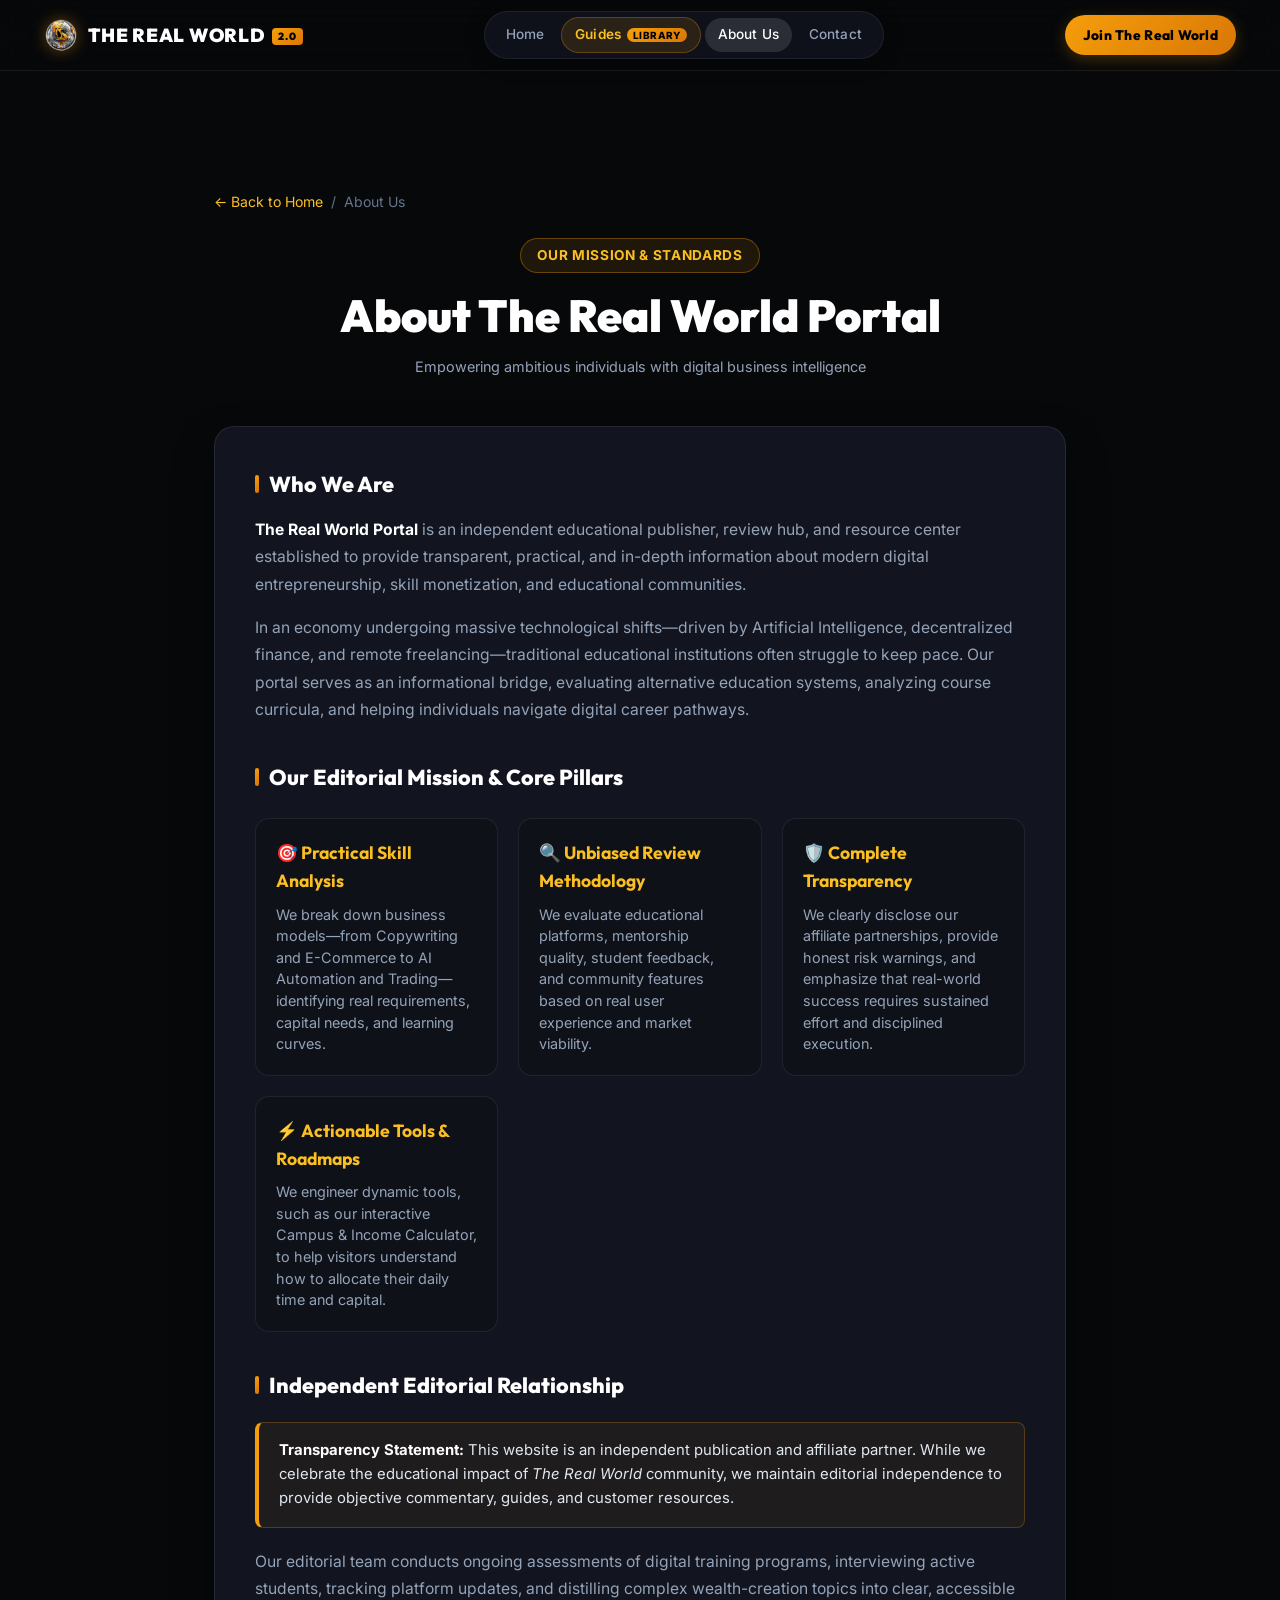
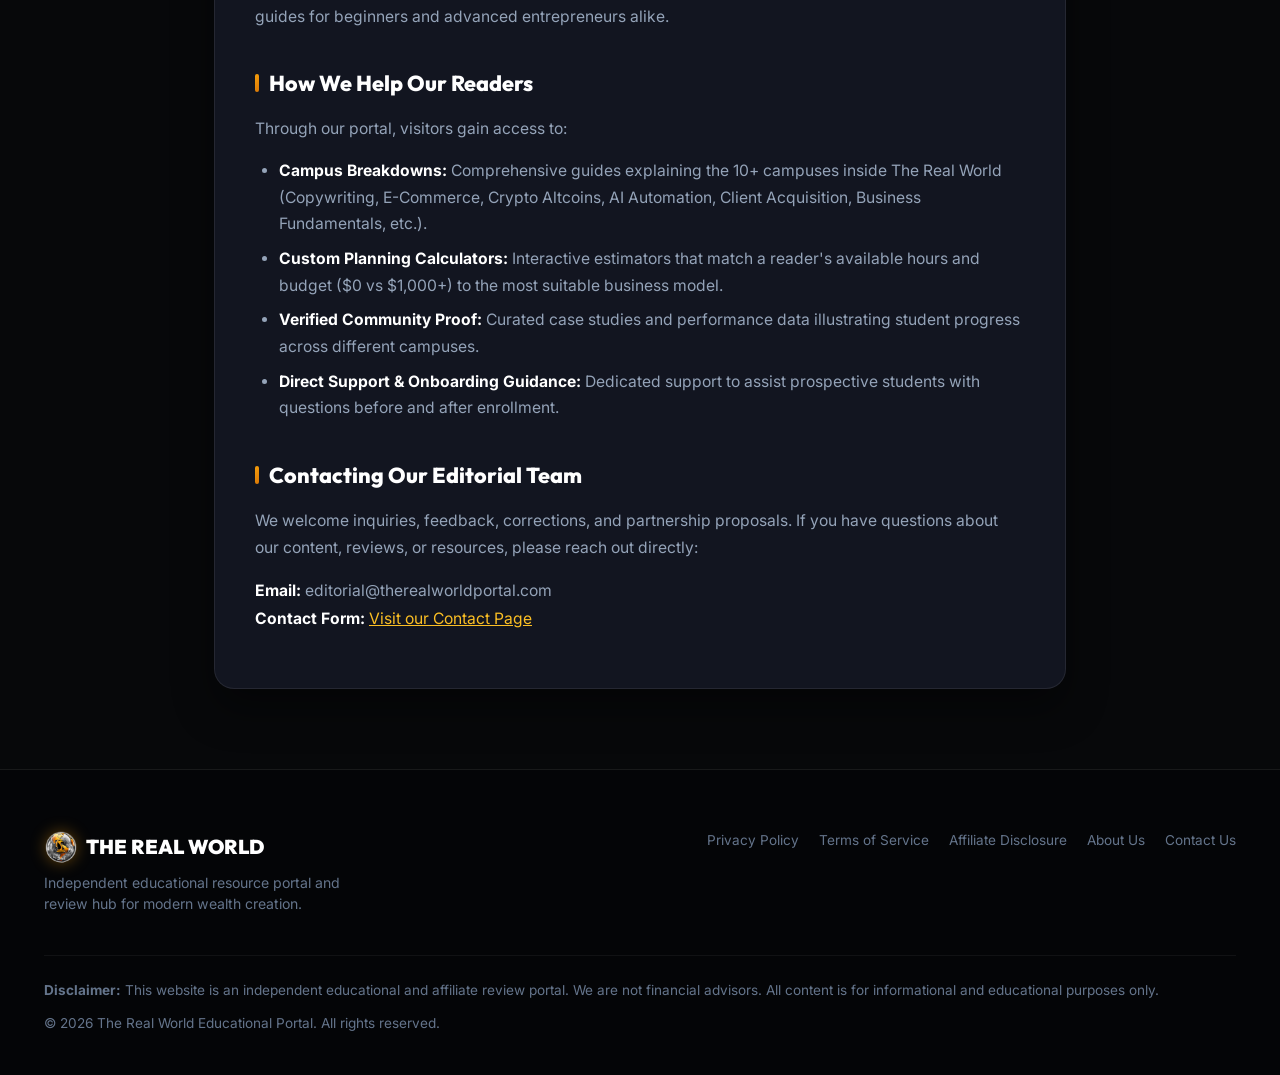
<file: about.html>
<!DOCTYPE html>
<html lang="en">
<head>
    <meta charset="UTF-8">
    <meta name="viewport" content="width=device-width, initial-scale=1.0">
    <title>About Us | The Real World Portal</title>
    <meta name="description" content="Learn about our mission at The Real World Educational Portal — providing unbiased analysis, actionable roadmaps, and breakdowns of modern online business skills.">
    <link rel="icon" type="image/png" href="favicon.png">
    
    <!-- Google Fonts -->
    <link rel="preconnect" href="https://fonts.googleapis.com">
    <link rel="preconnect" href="https://fonts.gstatic.com" crossorigin>
    <link href="https://fonts.googleapis.com/css2?family=Outfit:wght@400;500;600;700;800;900&family=Inter:wght@300;400;500;600;700&display=swap" rel="stylesheet">
    
    <link rel="stylesheet" href="styles.css">
</head>
<body>

    <!-- NAVIGATION HEADER -->
    <header class="site-header">
        <div class="container nav-container">
            <a href="index.html" class="brand-logo">
                <img src="logo.png" alt="The Real World Logo" class="brand-logo-img">
                <span class="logo-text">THE REAL WORLD <span class="badge-v2">2.0</span></span>
            </a>

            <nav class="nav-links">
                <a href="index.html" class="nav-link">Home</a>
                <a href="guides.html" class="nav-link nav-link-highlight">
                    <span>Guides</span>
                    <span class="nav-badge-pill">Library</span>
                </a>
                <a href="about.html" class="nav-link active">About Us</a>
                <a href="contact.html" class="nav-link">Contact</a>
            </nav>

            <div class="nav-actions">
                <a href="https://jointherealworld.com/a/qmHjdpp6" target="_blank" rel="noopener" class="btn-primary-nav cta-affiliate-link">Join The Real World</a>
            </div>
        </div>
    </header>

    <main class="page-container">
        <nav class="breadcrumb-nav" aria-label="Breadcrumb">
            <a href="index.html">&larr; Back to Home</a>
            <span>/</span>
            <span>About Us</span>
        </nav>

        <div class="page-header-box">
            <span class="page-badge">Our Mission & Standards</span>
            <h1 class="page-main-title">About The Real World Portal</h1>
            <p class="page-last-updated">Empowering ambitious individuals with digital business intelligence</p>
        </div>

        <div class="legal-content-card legal-prose">
            <div class="legal-section">
                <h2 class="legal-section-title">Who We Are</h2>
                <p>
                    <strong>The Real World Portal</strong> is an independent educational publisher, review hub, and resource center established to provide transparent, practical, and in-depth information about modern digital entrepreneurship, skill monetization, and educational communities.
                </p>
                <p>
                    In an economy undergoing massive technological shifts—driven by Artificial Intelligence, decentralized finance, and remote freelancing—traditional educational institutions often struggle to keep pace. Our portal serves as an informational bridge, evaluating alternative education systems, analyzing course curricula, and helping individuals navigate digital career pathways.
                </p>
            </div>

            <div class="legal-section">
                <h2 class="legal-section-title">Our Editorial Mission & Core Pillars</h2>
                
                <div class="about-mission-grid">
                    <div class="about-feature-box">
                        <h4>🎯 Practical Skill Analysis</h4>
                        <p>We break down business models—from Copywriting and E-Commerce to AI Automation and Trading—identifying real requirements, capital needs, and learning curves.</p>
                    </div>
                    <div class="about-feature-box">
                        <h4>🔍 Unbiased Review Methodology</h4>
                        <p>We evaluate educational platforms, mentorship quality, student feedback, and community features based on real user experience and market viability.</p>
                    </div>
                    <div class="about-feature-box">
                        <h4>🛡️ Complete Transparency</h4>
                        <p>We clearly disclose our affiliate partnerships, provide honest risk warnings, and emphasize that real-world success requires sustained effort and disciplined execution.</p>
                    </div>
                    <div class="about-feature-box">
                        <h4>⚡ Actionable Tools & Roadmaps</h4>
                        <p>We engineer dynamic tools, such as our interactive Campus & Income Calculator, to help visitors understand how to allocate their daily time and capital.</p>
                    </div>
                </div>
            </div>

            <div class="legal-section">
                <h2 class="legal-section-title">Independent Editorial Relationship</h2>
                <div class="legal-alert-box">
                    <p>
                        <strong>Transparency Statement:</strong> This website is an independent publication and affiliate partner. While we celebrate the educational impact of <em>The Real World</em> community, we maintain editorial independence to provide objective commentary, guides, and customer resources.
                    </p>
                </div>
                <p>
                    Our editorial team conducts ongoing assessments of digital training programs, interviewing active students, tracking platform updates, and distilling complex wealth-creation topics into clear, accessible guides for beginners and advanced entrepreneurs alike.
                </p>
            </div>

            <div class="legal-section">
                <h2 class="legal-section-title">How We Help Our Readers</h2>
                <p>Through our portal, visitors gain access to:</p>
                <ul>
                    <li><strong>Campus Breakdowns:</strong> Comprehensive guides explaining the 10+ campuses inside The Real World (Copywriting, E-Commerce, Crypto Altcoins, AI Automation, Client Acquisition, Business Fundamentals, etc.).</li>
                    <li><strong>Custom Planning Calculators:</strong> Interactive estimators that match a reader's available hours and budget ($0 vs $1,000+) to the most suitable business model.</li>
                    <li><strong>Verified Community Proof:</strong> Curated case studies and performance data illustrating student progress across different campuses.</li>
                    <li><strong>Direct Support & Onboarding Guidance:</strong> Dedicated support to assist prospective students with questions before and after enrollment.</li>
                </ul>
            </div>

            <div class="legal-section">
                <h2 class="legal-section-title">Contacting Our Editorial Team</h2>
                <p>
                    We welcome inquiries, feedback, corrections, and partnership proposals. If you have questions about our content, reviews, or resources, please reach out directly:
                </p>
                <p>
                    <strong>Email:</strong> editorial@therealworldportal.com<br>
                    <strong>Contact Form:</strong> <a href="contact.html" style="color: var(--gold-light); text-decoration: underline;">Visit our Contact Page</a>
                </p>
            </div>
        </div>
    </main>

    <!-- FOOTER -->
    <footer class="site-footer">
        <div class="container">
            <div class="footer-top">
                <div class="footer-brand">
                    <div class="footer-logo">
                        <img src="logo.png" alt="The Real World Logo" class="brand-logo-img">
                        <span>THE REAL WORLD</span>
                    </div>
                    <p class="footer-tagline">
                        Independent educational resource portal and review hub for modern wealth creation.
                    </p>
                </div>
                <div class="footer-links">
                    <a href="privacy-policy.html">Privacy Policy</a>
                    <a href="terms.html">Terms of Service</a>
                    <a href="affiliate-disclosure.html">Affiliate Disclosure</a>
                    <a href="about.html">About Us</a>
                    <a href="contact.html">Contact Us</a>
                </div>
            </div>

            <div class="footer-disclaimer">
                <p>
                    <strong>Disclaimer:</strong> This website is an independent educational and affiliate review portal. We are not financial advisors. All content is for informational and educational purposes only.
                </p>
                <p>
                    © 2026 The Real World Educational Portal. All rights reserved.
                </p>
            </div>
        </div>
    </footer>

</body>
</html>
</file>
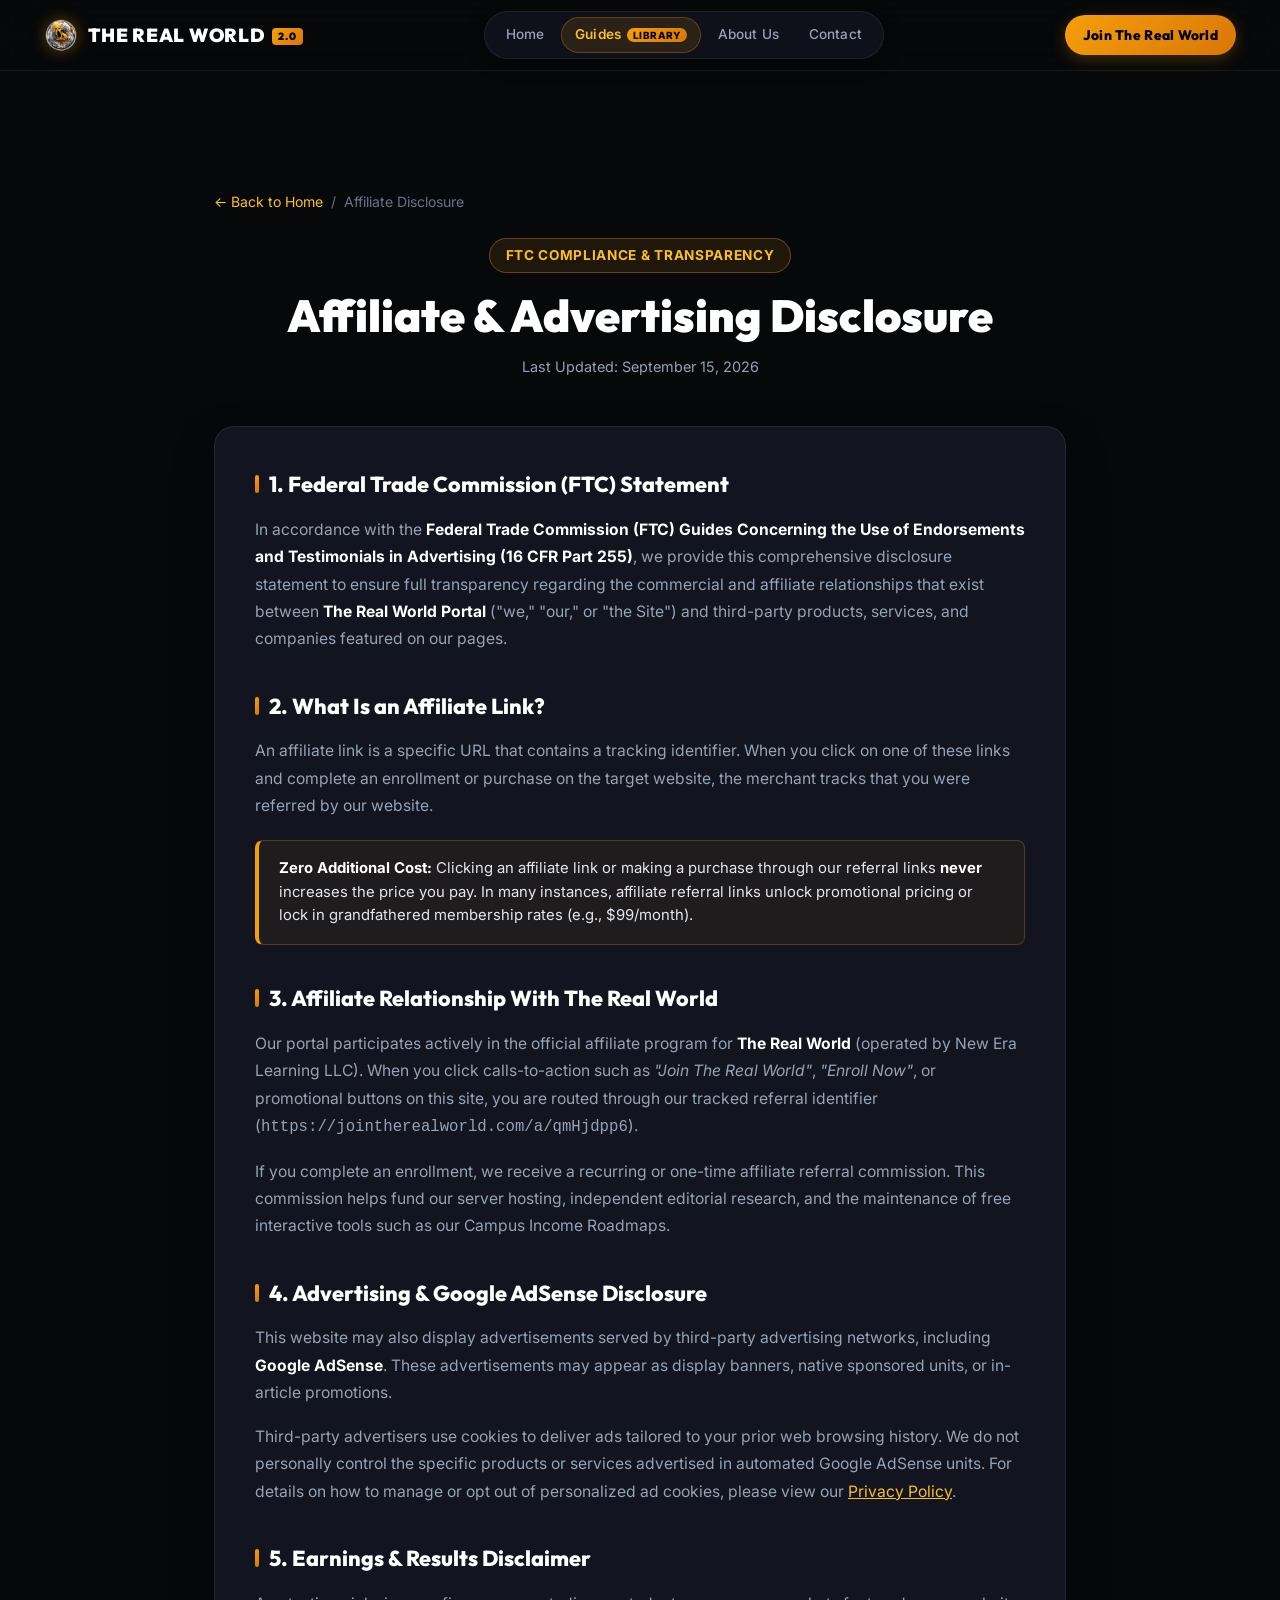
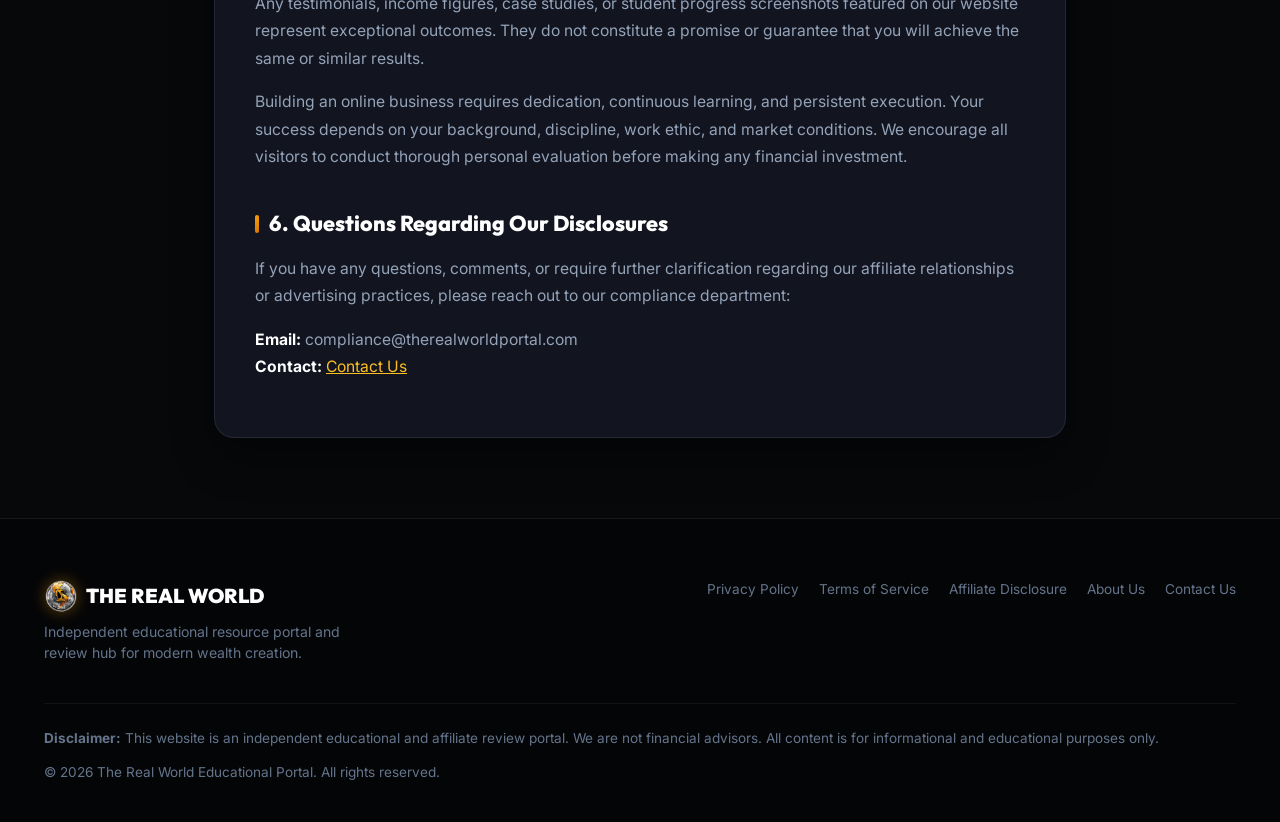
<file: affiliate-disclosure.html>
<!DOCTYPE html>
<html lang="en">
<head>
    <meta charset="UTF-8">
    <meta name="viewport" content="width=device-width, initial-scale=1.0">
    <title>Affiliate & Advertising Disclosure | The Real World Portal</title>
    <meta name="description" content="FTC Affiliate and Advertising Disclosure for The Real World Educational Portal. Complete transparency regarding affiliate links, commissions, and editorial independence.">
    <link rel="icon" type="image/png" href="favicon.png">
    
    <!-- Google Fonts -->
    <link rel="preconnect" href="https://fonts.googleapis.com">
    <link rel="preconnect" href="https://fonts.gstatic.com" crossorigin>
    <link href="https://fonts.googleapis.com/css2?family=Outfit:wght@400;500;600;700;800;900&family=Inter:wght@300;400;500;600;700&display=swap" rel="stylesheet">
    
    <link rel="stylesheet" href="styles.css">
</head>
<body>

    <!-- NAVIGATION HEADER -->
    <header class="site-header">
        <div class="container nav-container">
            <a href="index.html" class="brand-logo">
                <img src="logo.png" alt="The Real World Logo" class="brand-logo-img">
                <span class="logo-text">THE REAL WORLD <span class="badge-v2">2.0</span></span>
            </a>

            <nav class="nav-links">
                <a href="index.html" class="nav-link">Home</a>
                <a href="guides.html" class="nav-link nav-link-highlight">
                    <span>Guides</span>
                    <span class="nav-badge-pill">Library</span>
                </a>
                <a href="about.html" class="nav-link">About Us</a>
                <a href="contact.html" class="nav-link">Contact</a>
            </nav>

            <div class="nav-actions">
                <a href="https://jointherealworld.com/a/qmHjdpp6" target="_blank" rel="noopener" class="btn-primary-nav cta-affiliate-link">Join The Real World</a>
            </div>
        </div>
    </header>

    <main class="page-container">
        <nav class="breadcrumb-nav" aria-label="Breadcrumb">
            <a href="index.html">&larr; Back to Home</a>
            <span>/</span>
            <span>Affiliate Disclosure</span>
        </nav>

        <div class="page-header-box">
            <span class="page-badge">FTC Compliance & Transparency</span>
            <h1 class="page-main-title">Affiliate & Advertising Disclosure</h1>
            <p class="page-last-updated">Last Updated: September 15, 2026</p>
        </div>

        <div class="legal-content-card legal-prose">
            <div class="legal-section">
                <h2 class="legal-section-title">1. Federal Trade Commission (FTC) Statement</h2>
                <p>
                    In accordance with the <strong>Federal Trade Commission (FTC) Guides Concerning the Use of Endorsements and Testimonials in Advertising (16 CFR Part 255)</strong>, we provide this comprehensive disclosure statement to ensure full transparency regarding the commercial and affiliate relationships that exist between <strong>The Real World Portal</strong> ("we," "our," or "the Site") and third-party products, services, and companies featured on our pages.
                </p>
            </div>

            <div class="legal-section">
                <h2 class="legal-section-title">2. What Is an Affiliate Link?</h2>
                <p>
                    An affiliate link is a specific URL that contains a tracking identifier. When you click on one of these links and complete an enrollment or purchase on the target website, the merchant tracks that you were referred by our website.
                </p>
                <div class="legal-alert-box">
                    <p>
                        <strong>Zero Additional Cost:</strong> Clicking an affiliate link or making a purchase through our referral links <strong>never</strong> increases the price you pay. In many instances, affiliate referral links unlock promotional pricing or lock in grandfathered membership rates (e.g., $99/month).
                    </p>
                </div>
            </div>

            <div class="legal-section">
                <h2 class="legal-section-title">3. Affiliate Relationship With The Real World</h2>
                <p>
                    Our portal participates actively in the official affiliate program for <strong>The Real World</strong> (operated by New Era Learning LLC). When you click calls-to-action such as <em>"Join The Real World"</em>, <em>"Enroll Now"</em>, or promotional buttons on this site, you are routed through our tracked referral identifier (<code>https://jointherealworld.com/a/qmHjdpp6</code>).
                </p>
                <p>
                    If you complete an enrollment, we receive a recurring or one-time affiliate referral commission. This commission helps fund our server hosting, independent editorial research, and the maintenance of free interactive tools such as our Campus Income Roadmaps.
                </p>
            </div>

            <div class="legal-section">
                <h2 class="legal-section-title">4. Advertising & Google AdSense Disclosure</h2>
                <p>
                    This website may also display advertisements served by third-party advertising networks, including <strong>Google AdSense</strong>. These advertisements may appear as display banners, native sponsored units, or in-article promotions.
                </p>
                <p>
                    Third-party advertisers use cookies to deliver ads tailored to your prior web browsing history. We do not personally control the specific products or services advertised in automated Google AdSense units. For details on how to manage or opt out of personalized ad cookies, please view our <a href="privacy-policy.html" style="color: var(--gold-light); text-decoration: underline;">Privacy Policy</a>.
                </p>
            </div>

            <div class="legal-section">
                <h2 class="legal-section-title">5. Earnings & Results Disclaimer</h2>
                <p>
                    Any testimonials, income figures, case studies, or student progress screenshots featured on our website represent exceptional outcomes. They do not constitute a promise or guarantee that you will achieve the same or similar results.
                </p>
                <p>
                    Building an online business requires dedication, continuous learning, and persistent execution. Your success depends on your background, discipline, work ethic, and market conditions. We encourage all visitors to conduct thorough personal evaluation before making any financial investment.
                </p>
            </div>

            <div class="legal-section">
                <h2 class="legal-section-title">6. Questions Regarding Our Disclosures</h2>
                <p>
                    If you have any questions, comments, or require further clarification regarding our affiliate relationships or advertising practices, please reach out to our compliance department:
                </p>
                <p>
                    <strong>Email:</strong> compliance@therealworldportal.com<br>
                    <strong>Contact:</strong> <a href="contact.html" style="color: var(--gold-light); text-decoration: underline;">Contact Us</a>
                </p>
            </div>
        </div>
    </main>

    <!-- FOOTER -->
    <footer class="site-footer">
        <div class="container">
            <div class="footer-top">
                <div class="footer-brand">
                    <div class="footer-logo">
                        <img src="logo.png" alt="The Real World Logo" class="brand-logo-img">
                        <span>THE REAL WORLD</span>
                    </div>
                    <p class="footer-tagline">
                        Independent educational resource portal and review hub for modern wealth creation.
                    </p>
                </div>
                <div class="footer-links">
                    <a href="privacy-policy.html">Privacy Policy</a>
                    <a href="terms.html">Terms of Service</a>
                    <a href="affiliate-disclosure.html">Affiliate Disclosure</a>
                    <a href="about.html">About Us</a>
                    <a href="contact.html">Contact Us</a>
                </div>
            </div>

            <div class="footer-disclaimer">
                <p>
                    <strong>Disclaimer:</strong> This website is an independent educational and affiliate review portal. We are not financial advisors. All content is for informational and educational purposes only.
                </p>
                <p>
                    © 2026 The Real World Educational Portal. All rights reserved.
                </p>
            </div>
        </div>
    </footer>

</body>
</html>
</file>
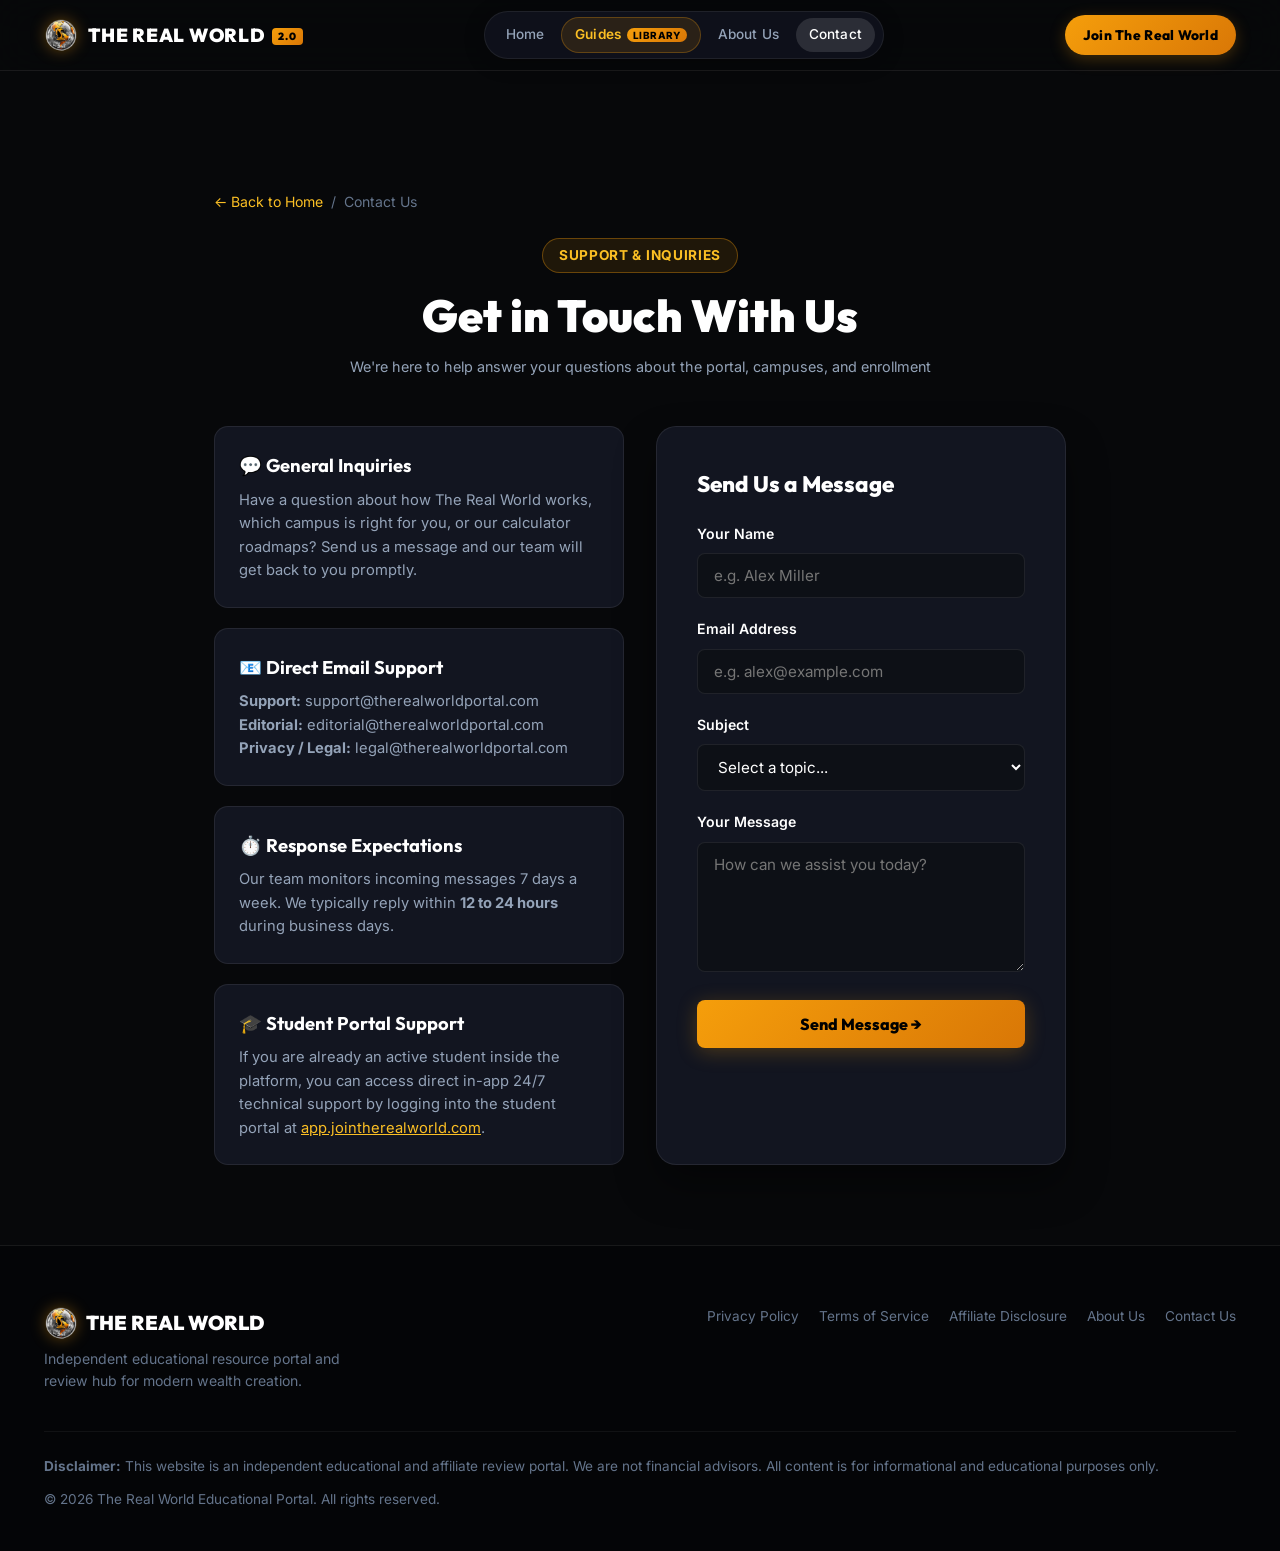
<file: contact.html>
<!DOCTYPE html>
<html lang="en">
<head>
    <meta charset="UTF-8">
    <meta name="viewport" content="width=device-width, initial-scale=1.0">
    <title>Contact Us | The Real World Portal</title>
    <meta name="description" content="Have questions about The Real World or our educational guides? Get in touch with our support and editorial team. We respond within 24 hours.">
    <link rel="icon" type="image/png" href="favicon.png">
    
    <!-- Google Fonts -->
    <link rel="preconnect" href="https://fonts.googleapis.com">
    <link rel="preconnect" href="https://fonts.gstatic.com" crossorigin>
    <link href="https://fonts.googleapis.com/css2?family=Outfit:wght@400;500;600;700;800;900&family=Inter:wght@300;400;500;600;700&display=swap" rel="stylesheet">
    
    <link rel="stylesheet" href="styles.css">
</head>
<body>

    <!-- NAVIGATION HEADER -->
    <header class="site-header">
        <div class="container nav-container">
            <a href="index.html" class="brand-logo">
                <img src="logo.png" alt="The Real World Logo" class="brand-logo-img">
                <span class="logo-text">THE REAL WORLD <span class="badge-v2">2.0</span></span>
            </a>

            <nav class="nav-links">
                <a href="index.html" class="nav-link">Home</a>
                <a href="guides.html" class="nav-link nav-link-highlight">
                    <span>Guides</span>
                    <span class="nav-badge-pill">Library</span>
                </a>
                <a href="about.html" class="nav-link">About Us</a>
                <a href="contact.html" class="nav-link active">Contact</a>
            </nav>

            <div class="nav-actions">
                <a href="https://jointherealworld.com/a/qmHjdpp6" target="_blank" rel="noopener" class="btn-primary-nav cta-affiliate-link">Join The Real World</a>
            </div>
        </div>
    </header>

    <main class="page-container">
        <nav class="breadcrumb-nav" aria-label="Breadcrumb">
            <a href="index.html">&larr; Back to Home</a>
            <span>/</span>
            <span>Contact Us</span>
        </nav>

        <div class="page-header-box">
            <span class="page-badge">Support & Inquiries</span>
            <h1 class="page-main-title">Get in Touch With Us</h1>
            <p class="page-last-updated">We're here to help answer your questions about the portal, campuses, and enrollment</p>
        </div>

        <div class="contact-grid">
            <!-- Contact Info Cards -->
            <div class="contact-info-panel">
                <div class="contact-card-item">
                    <h3 class="contact-card-title">💬 General Inquiries</h3>
                    <p class="contact-card-text">
                        Have a question about how The Real World works, which campus is right for you, or our calculator roadmaps? Send us a message and our team will get back to you promptly.
                    </p>
                </div>

                <div class="contact-card-item">
                    <h3 class="contact-card-title">📧 Direct Email Support</h3>
                    <p class="contact-card-text">
                        <strong>Support:</strong> support@therealworldportal.com<br>
                        <strong>Editorial:</strong> editorial@therealworldportal.com<br>
                        <strong>Privacy / Legal:</strong> legal@therealworldportal.com
                    </p>
                </div>

                <div class="contact-card-item">
                    <h3 class="contact-card-title">⏱️ Response Expectations</h3>
                    <p class="contact-card-text">
                        Our team monitors incoming messages 7 days a week. We typically reply within <strong>12 to 24 hours</strong> during business days.
                    </p>
                </div>

                <div class="contact-card-item">
                    <h3 class="contact-card-title">🎓 Student Portal Support</h3>
                    <p class="contact-card-text">
                        If you are already an active student inside the platform, you can access direct in-app 24/7 technical support by logging into the student portal at <a href="https://app.jointherealworld.com/login" target="_blank" rel="noopener" style="color: var(--gold-light); text-decoration: underline;">app.jointherealworld.com</a>.
                    </p>
                </div>
            </div>

            <!-- Contact Form Card -->
            <div class="legal-content-card">
                <h3 style="font-family: var(--font-heading); font-size: 1.4rem; font-weight: 800; margin-bottom: 20px; color: #fff;">
                    Send Us a Message
                </h3>

                <form id="contactForm" onsubmit="handleContactSubmit(event)">
                    <div class="form-group">
                        <label for="contactName" class="form-label">Your Name</label>
                        <input type="text" id="contactName" class="form-control" placeholder="e.g. Alex Miller" required>
                    </div>

                    <div class="form-group">
                        <label for="contactEmail" class="form-label">Email Address</label>
                        <input type="email" id="contactEmail" class="form-control" placeholder="e.g. alex@example.com" required>
                    </div>

                    <div class="form-group">
                        <label for="contactSubject" class="form-label">Subject</label>
                        <select id="contactSubject" class="form-control" required>
                            <option value="">Select a topic...</option>
                            <option value="Campus Question">Which Campus Is Right For Me?</option>
                            <option value="Enrollment Help">Enrollment & Pricing Questions</option>
                            <option value="Editorial Feedback">Editorial & Review Feedback</option>
                            <option value="Partnership">Partnership / Advertising</option>
                            <option value="Other">Other Inquiry</option>
                        </select>
                    </div>

                    <div class="form-group">
                        <label for="contactMessage" class="form-label">Your Message</label>
                        <textarea id="contactMessage" class="form-control" placeholder="How can we assist you today?" required></textarea>
                    </div>

                    <button type="submit" class="btn-form-submit" id="contactSubmitBtn">
                        Send Message &rarr;
                    </button>

                    <div class="form-success-msg" id="contactSuccess">
                        ✓ Thank you! Your message has been received. Our team will get back to you shortly.
                    </div>
                </form>
            </div>
        </div>
    </main>

    <!-- FOOTER -->
    <footer class="site-footer">
        <div class="container">
            <div class="footer-top">
                <div class="footer-brand">
                    <div class="footer-logo">
                        <img src="logo.png" alt="The Real World Logo" class="brand-logo-img">
                        <span>THE REAL WORLD</span>
                    </div>
                    <p class="footer-tagline">
                        Independent educational resource portal and review hub for modern wealth creation.
                    </p>
                </div>
                <div class="footer-links">
                    <a href="privacy-policy.html">Privacy Policy</a>
                    <a href="terms.html">Terms of Service</a>
                    <a href="affiliate-disclosure.html">Affiliate Disclosure</a>
                    <a href="about.html">About Us</a>
                    <a href="contact.html">Contact Us</a>
                </div>
            </div>

            <div class="footer-disclaimer">
                <p>
                    <strong>Disclaimer:</strong> This website is an independent educational and affiliate review portal. We are not financial advisors. All content is for informational and educational purposes only.
                </p>
                <p>
                    © 2026 The Real World Educational Portal. All rights reserved.
                </p>
            </div>
        </div>
    </footer>

    <script>
        function handleContactSubmit(event) {
            event.preventDefault();
            const btn = document.getElementById('contactSubmitBtn');
            const successMsg = document.getElementById('contactSuccess');
            
            btn.innerHTML = 'Sending...';
            btn.disabled = true;

            setTimeout(() => {
                document.getElementById('contactForm').reset();
                btn.style.display = 'none';
                successMsg.style.display = 'block';
            }, 600);
        }
    </script>
</body>
</html>
</file>
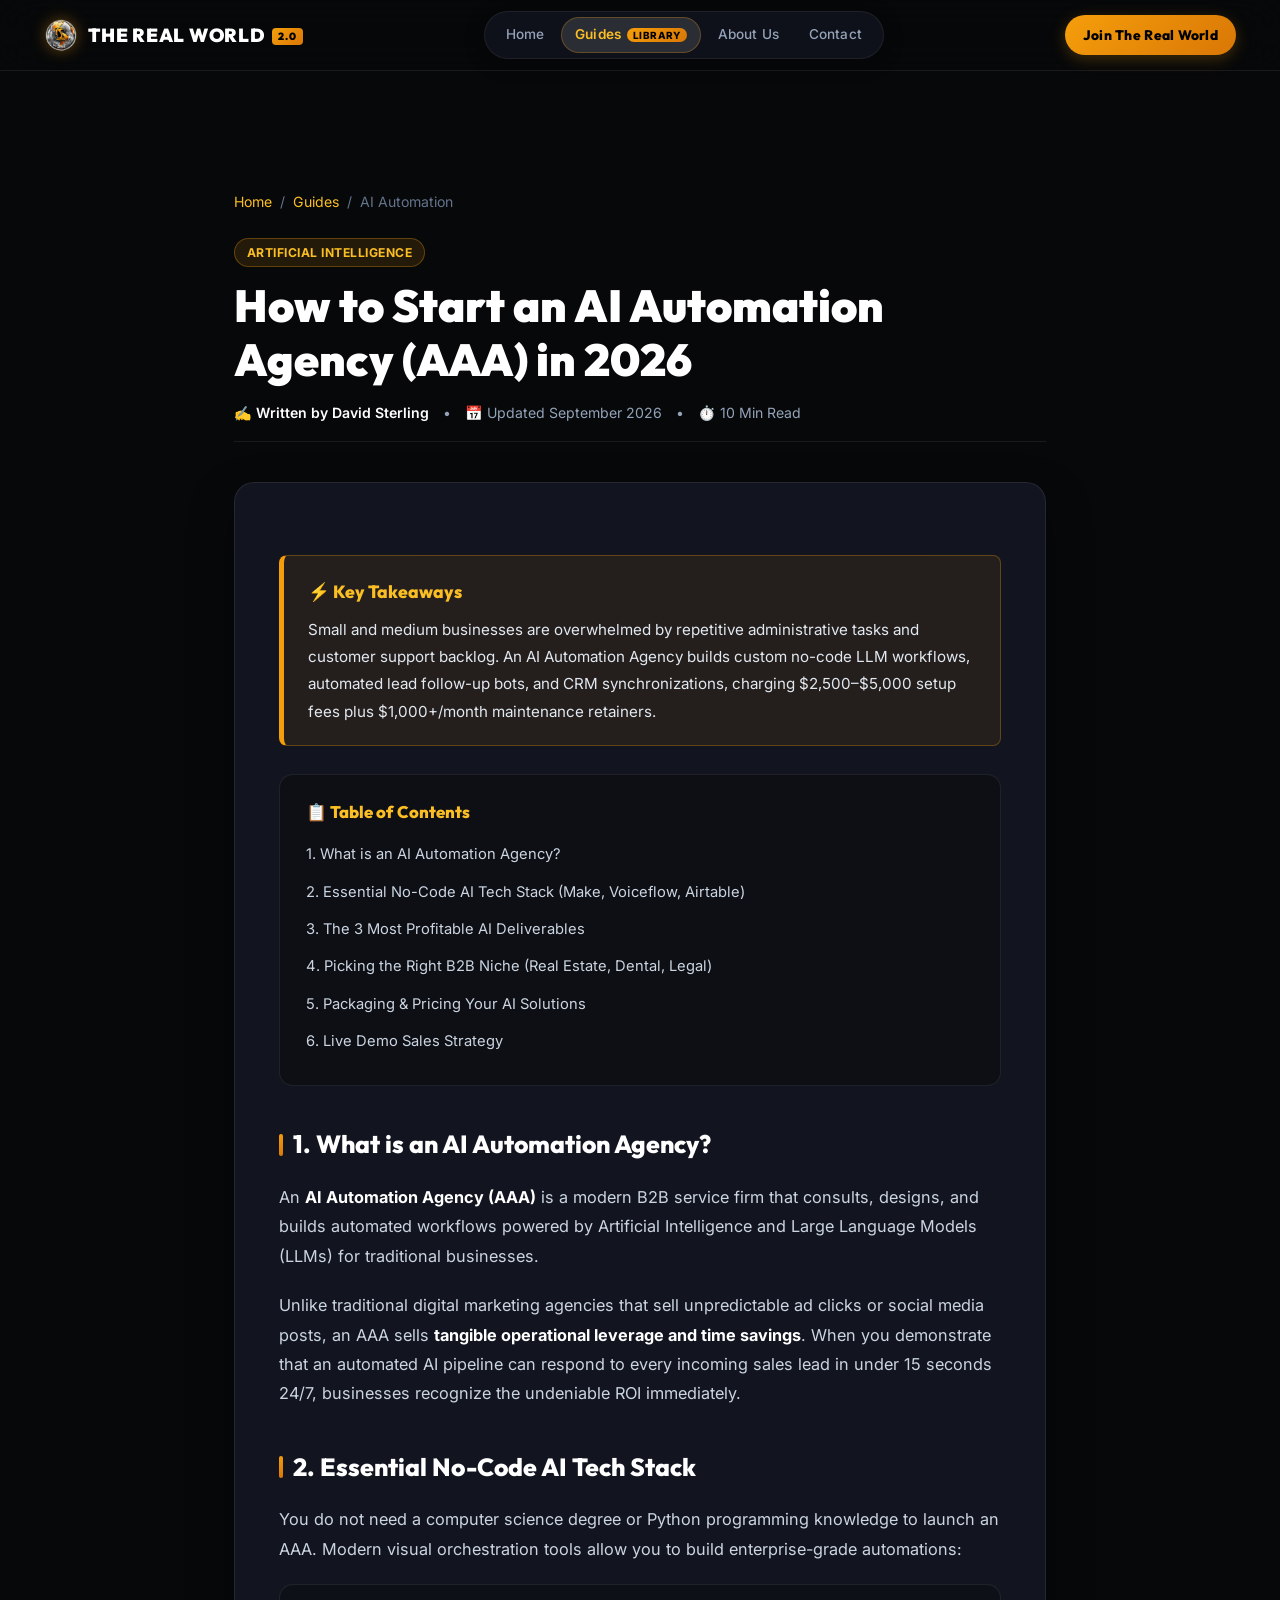
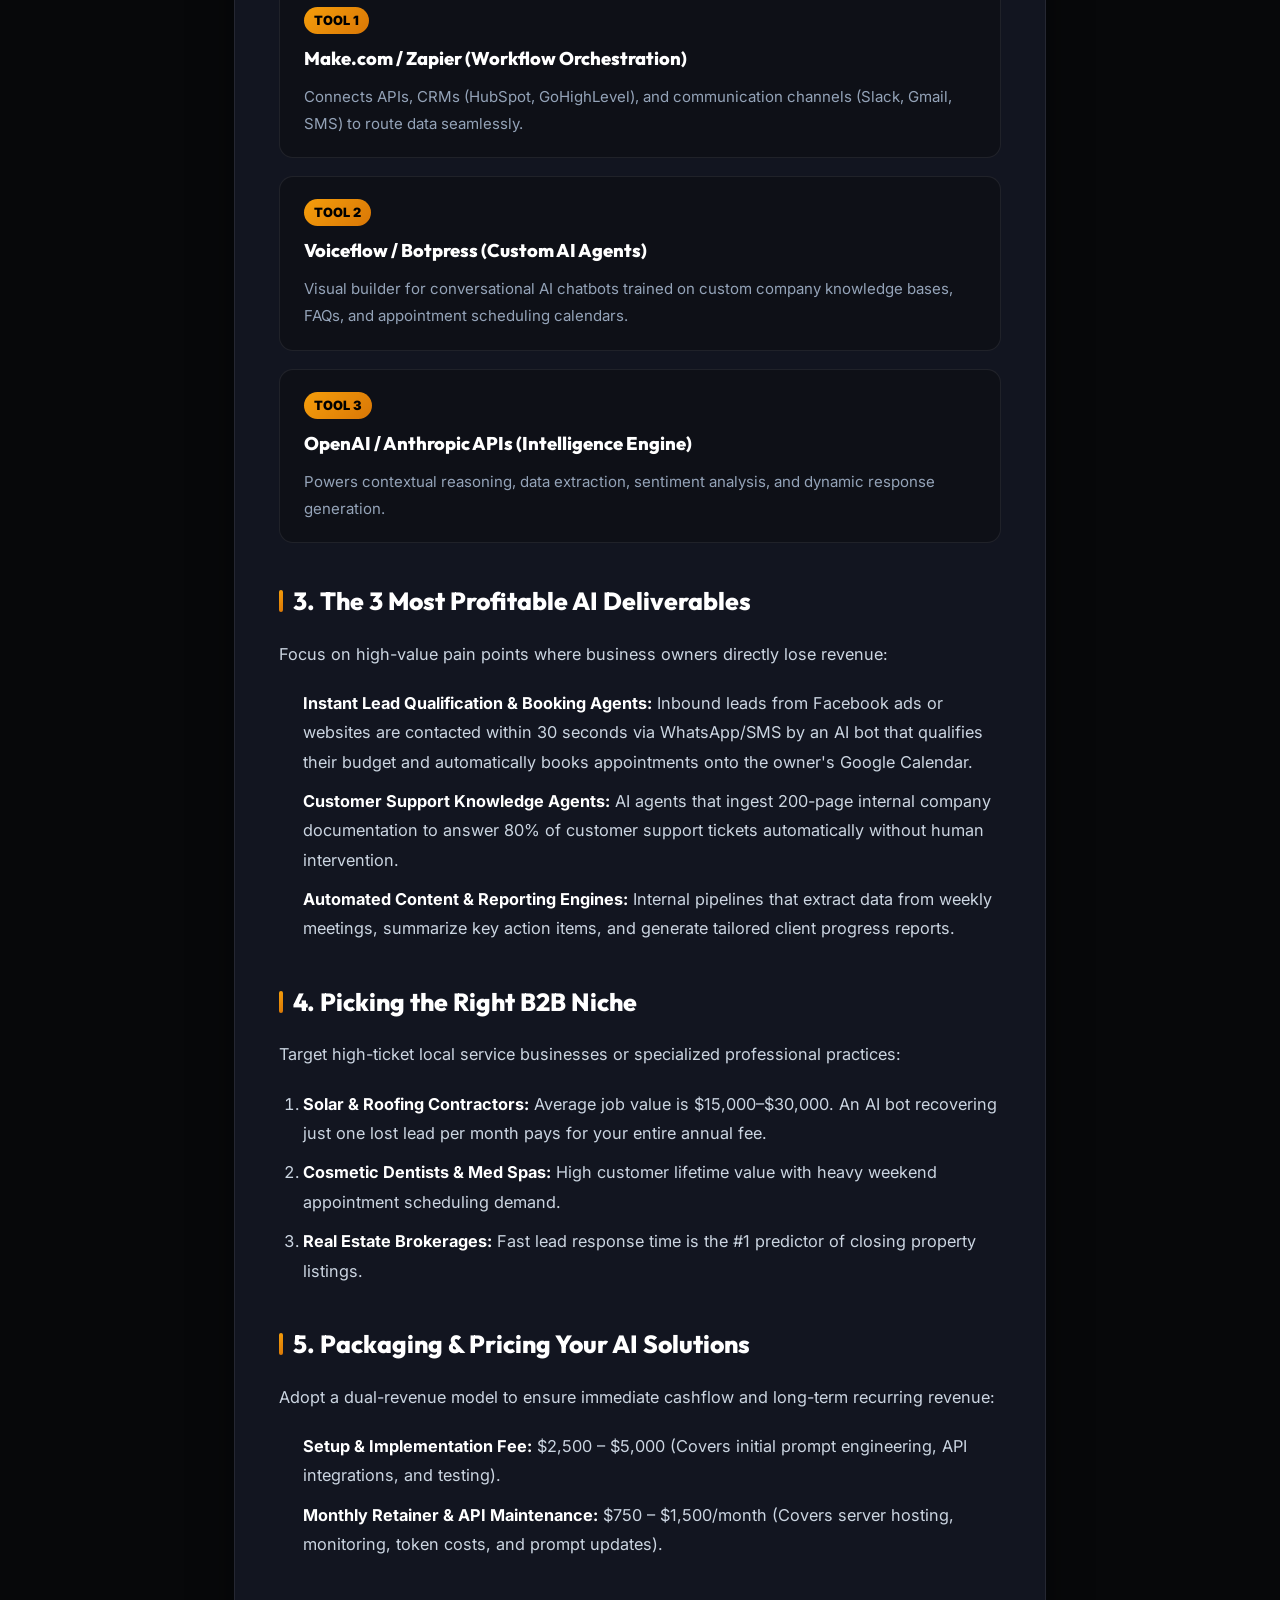
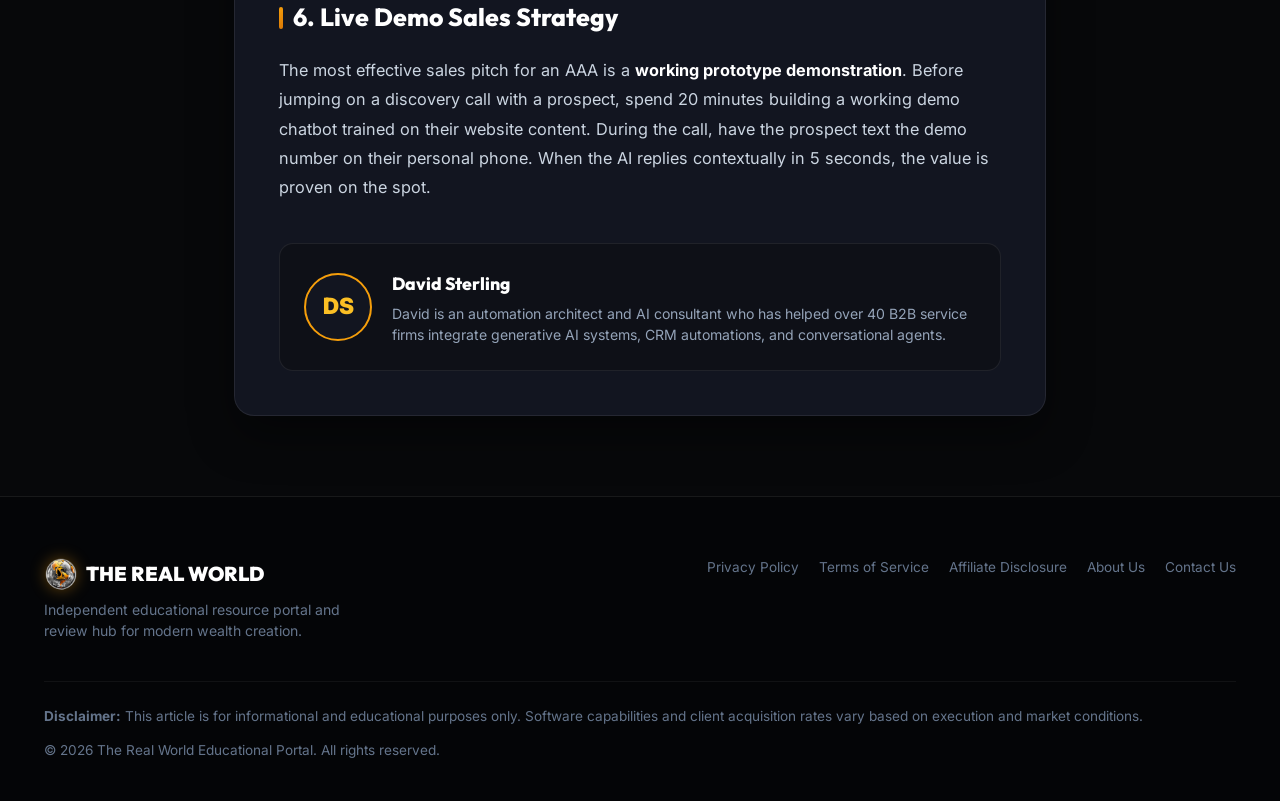
<file: guide-ai-automation-agencies.html>
<!DOCTYPE html>
<html lang="en">
<head>
    <meta charset="UTF-8">
    <meta name="viewport" content="width=device-width, initial-scale=1.0">
    <title>How to Start an AI Automation Agency (AAA) in 2026 | The Real World Portal</title>
    <meta name="description" content="Step-by-step guide to launching an AI Automation Agency (AAA). Learn no-code tools (Make, Zapier, Voiceflow), lead nurturing chatbots, and selling $3k-$5k/mo B2B workflows.">
    <link rel="icon" type="image/png" href="favicon.png">
    
    <!-- Google Fonts -->
    <link rel="preconnect" href="https://fonts.googleapis.com">
    <link rel="preconnect" href="https://fonts.gstatic.com" crossorigin>
    <link href="https://fonts.googleapis.com/css2?family=Outfit:wght@400;500;600;700;800;900&family=Inter:wght@300;400;500;600;700&display=swap" rel="stylesheet">
    
    <link rel="stylesheet" href="styles.css">
</head>
<body>

    <!-- NAVIGATION HEADER -->
    <header class="site-header">
        <div class="container nav-container">
            <a href="index.html" class="brand-logo">
                <img src="logo.png" alt="The Real World Logo" class="brand-logo-img">
                <span class="logo-text">THE REAL WORLD <span class="badge-v2">2.0</span></span>
            </a>

            <nav class="nav-links">
                <a href="index.html" class="nav-link">Home</a>
                <a href="guides.html" class="nav-link nav-link-highlight active">
                    <span>Guides</span>
                    <span class="nav-badge-pill">Library</span>
                </a>
                <a href="about.html" class="nav-link">About Us</a>
                <a href="contact.html" class="nav-link">Contact</a>
            </nav>

            <div class="nav-actions">
                <a href="https://jointherealworld.com/a/qmHjdpp6" target="_blank" rel="noopener" class="btn-primary-nav cta-affiliate-link">Join The Real World</a>
            </div>
        </div>
    </header>

    <main class="article-wrapper">
        <nav class="breadcrumb-nav" aria-label="Breadcrumb">
            <a href="index.html">Home</a>
            <span>/</span>
            <a href="guides.html">Guides</a>
            <span>/</span>
            <span>AI Automation</span>
        </nav>

        <header class="article-hero-header">
            <span class="guide-category-tag">Artificial Intelligence</span>
            <h1 class="page-main-title">How to Start an AI Automation Agency (AAA) in 2026</h1>
            
            <div class="article-meta-bar">
                <div class="article-author-info">
                    <span>✍️ Written by David Sterling</span>
                </div>
                <span>•</span>
                <span>📅 Updated September 2026</span>
                <span>•</span>
                <span>⏱️ 10 Min Read</span>
            </div>
        </header>

        <article class="article-body-content">
            <div class="takeaway-card">
                <h4>⚡ Key Takeaways</h4>
                <p>
                    Small and medium businesses are overwhelmed by repetitive administrative tasks and customer support backlog. An AI Automation Agency builds custom no-code LLM workflows, automated lead follow-up bots, and CRM synchronizations, charging $2,500–$5,000 setup fees plus $1,000+/month maintenance retainers.
                </p>
            </div>

            <!-- Table of Contents -->
            <div class="toc-box">
                <div class="toc-title">📋 Table of Contents</div>
                <ul class="toc-list">
                    <li><a href="#what-is-aaa">1. What is an AI Automation Agency?</a></li>
                    <li><a href="#tech-stack">2. Essential No-Code AI Tech Stack (Make, Voiceflow, Airtable)</a></li>
                    <li><a href="#high-demand-services">3. The 3 Most Profitable AI Deliverables</a></li>
                    <li><a href="#identifying-niches">4. Picking the Right B2B Niche (Real Estate, Dental, Legal)</a></li>
                    <li><a href="#pricing-models">5. Packaging & Pricing Your AI Solutions</a></li>
                    <li><a href="#closing-clients">6. Live Demo Sales Strategy</a></li>
                </ul>
            </div>

            <h2 id="what-is-aaa">1. What is an AI Automation Agency?</h2>
            <p>
                An <strong>AI Automation Agency (AAA)</strong> is a modern B2B service firm that consults, designs, and builds automated workflows powered by Artificial Intelligence and Large Language Models (LLMs) for traditional businesses.
            </p>
            <p>
                Unlike traditional digital marketing agencies that sell unpredictable ad clicks or social media posts, an AAA sells <strong>tangible operational leverage and time savings</strong>. When you demonstrate that an automated AI pipeline can respond to every incoming sales lead in under 15 seconds 24/7, businesses recognize the undeniable ROI immediately.
            </p>

            <h2 id="tech-stack">2. Essential No-Code AI Tech Stack</h2>
            <p>
                You do not need a computer science degree or Python programming knowledge to launch an AAA. Modern visual orchestration tools allow you to build enterprise-grade automations:
            </p>

            <div class="step-roadmap-box">
                <span class="step-num">TOOL 1</span>
                <h4>Make.com / Zapier (Workflow Orchestration)</h4>
                <p>
                    Connects APIs, CRMs (HubSpot, GoHighLevel), and communication channels (Slack, Gmail, SMS) to route data seamlessly.
                </p>
            </div>

            <div class="step-roadmap-box">
                <span class="step-num">TOOL 2</span>
                <h4>Voiceflow / Botpress (Custom AI Agents)</h4>
                <p>
                    Visual builder for conversational AI chatbots trained on custom company knowledge bases, FAQs, and appointment scheduling calendars.
                </p>
            </div>

            <div class="step-roadmap-box">
                <span class="step-num">TOOL 3</span>
                <h4>OpenAI / Anthropic APIs (Intelligence Engine)</h4>
                <p>
                    Powers contextual reasoning, data extraction, sentiment analysis, and dynamic response generation.
                </p>
            </div>

            <h2 id="high-demand-services">3. The 3 Most Profitable AI Deliverables</h2>
            <p>
                Focus on high-value pain points where business owners directly lose revenue:
            </p>
            <ul>
                <li><strong>Instant Lead Qualification & Booking Agents:</strong> Inbound leads from Facebook ads or websites are contacted within 30 seconds via WhatsApp/SMS by an AI bot that qualifies their budget and automatically books appointments onto the owner's Google Calendar.</li>
                <li><strong>Customer Support Knowledge Agents:</strong> AI agents that ingest 200-page internal company documentation to answer 80% of customer support tickets automatically without human intervention.</li>
                <li><strong>Automated Content & Reporting Engines:</strong> Internal pipelines that extract data from weekly meetings, summarize key action items, and generate tailored client progress reports.</li>
            </ul>

            <h2 id="identifying-niches">4. Picking the Right B2B Niche</h2>
            <p>
                Target high-ticket local service businesses or specialized professional practices:
            </p>
            <ol>
                <li><strong>Solar & Roofing Contractors:</strong> Average job value is $15,000–$30,000. An AI bot recovering just one lost lead per month pays for your entire annual fee.</li>
                <li><strong>Cosmetic Dentists & Med Spas:</strong> High customer lifetime value with heavy weekend appointment scheduling demand.</li>
                <li><strong>Real Estate Brokerages:</strong> Fast lead response time is the #1 predictor of closing property listings.</li>
            </ol>

            <h2 id="pricing-models">5. Packaging & Pricing Your AI Solutions</h2>
            <p>
                Adopt a dual-revenue model to ensure immediate cashflow and long-term recurring revenue:
            </p>
            <ul>
                <li><strong>Setup & Implementation Fee:</strong> $2,500 – $5,000 (Covers initial prompt engineering, API integrations, and testing).</li>
                <li><strong>Monthly Retainer & API Maintenance:</strong> $750 – $1,500/month (Covers server hosting, monitoring, token costs, and prompt updates).</li>
            </ul>

            <h2 id="closing-clients">6. Live Demo Sales Strategy</h2>
            <p>
                The most effective sales pitch for an AAA is a <strong>working prototype demonstration</strong>. Before jumping on a discovery call with a prospect, spend 20 minutes building a working demo chatbot trained on their website content. During the call, have the prospect text the demo number on their personal phone. When the AI replies contextually in 5 seconds, the value is proven on the spot.
            </p>

            <div class="author-profile-box">
                <div class="author-avatar-img">DS</div>
                <div class="author-bio-content">
                    <h4>David Sterling</h4>
                    <p>David is an automation architect and AI consultant who has helped over 40 B2B service firms integrate generative AI systems, CRM automations, and conversational agents.</p>
                </div>
            </div>
        </article>
    </main>

    <!-- FOOTER -->
    <footer class="site-footer">
        <div class="container">
            <div class="footer-top">
                <div class="footer-brand">
                    <div class="footer-logo">
                        <img src="logo.png" alt="The Real World Logo" class="brand-logo-img">
                        <span>THE REAL WORLD</span>
                    </div>
                    <p class="footer-tagline">
                        Independent educational resource portal and review hub for modern wealth creation.
                    </p>
                </div>
                <div class="footer-links">
                    <a href="privacy-policy.html">Privacy Policy</a>
                    <a href="terms.html">Terms of Service</a>
                    <a href="affiliate-disclosure.html">Affiliate Disclosure</a>
                    <a href="about.html">About Us</a>
                    <a href="contact.html">Contact Us</a>
                </div>
            </div>

            <div class="footer-disclaimer">
                <p>
                    <strong>Disclaimer:</strong> This article is for informational and educational purposes only. Software capabilities and client acquisition rates vary based on execution and market conditions.
                </p>
                <p>
                    © 2026 The Real World Educational Portal. All rights reserved.
                </p>
            </div>
        </div>
    </footer>

</body>
</html>
</file>
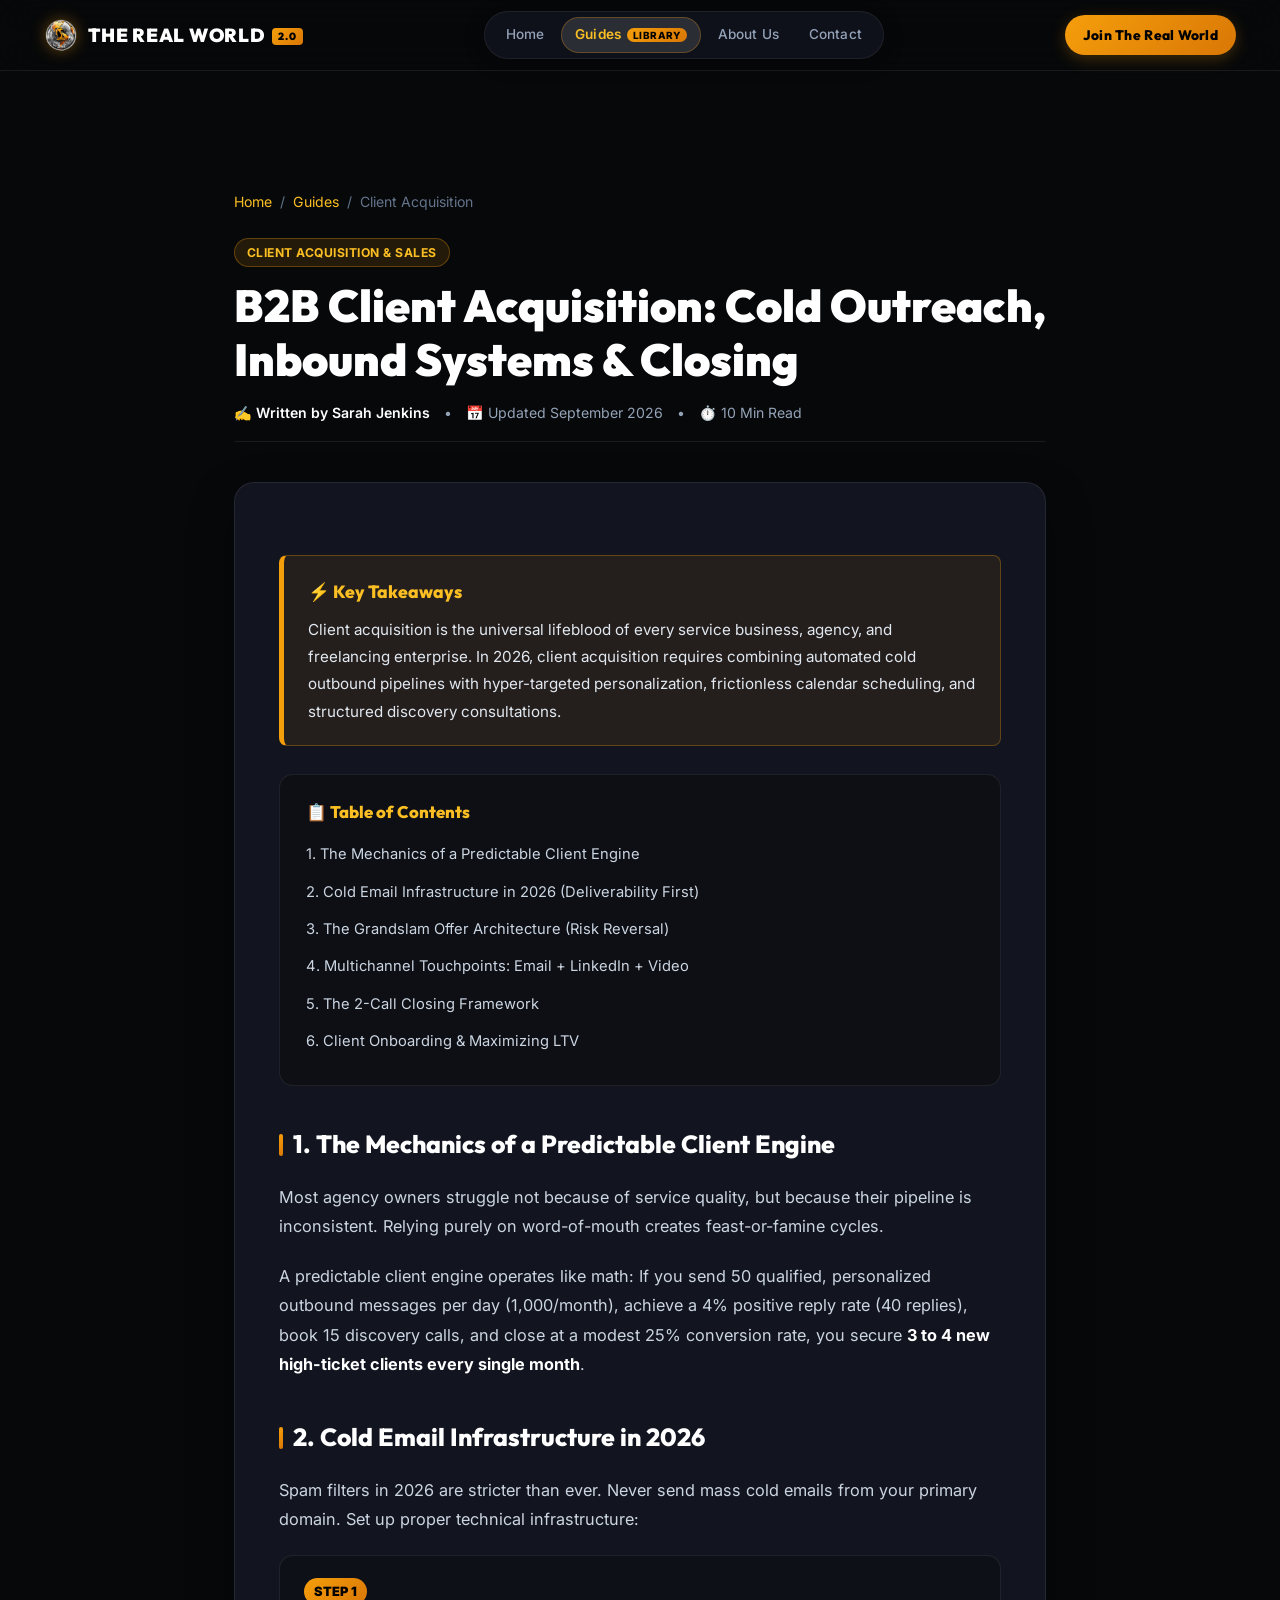
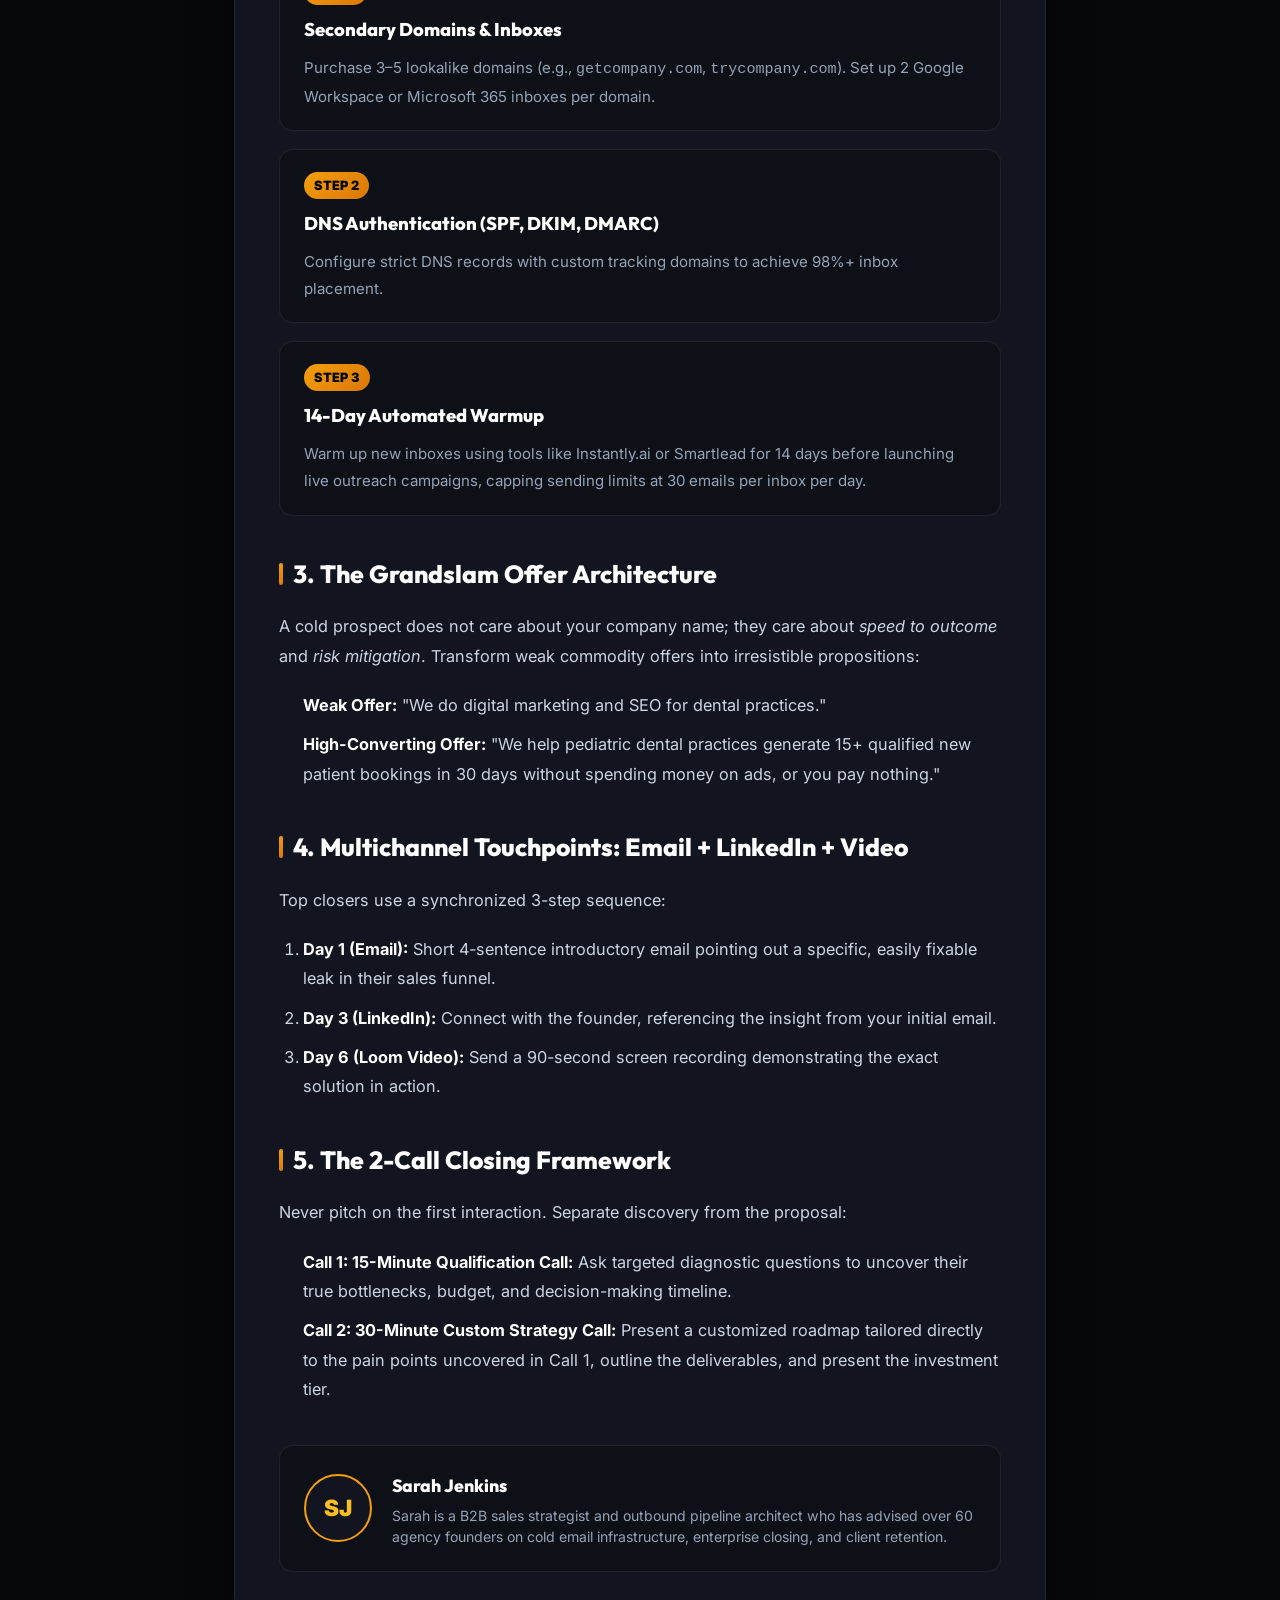
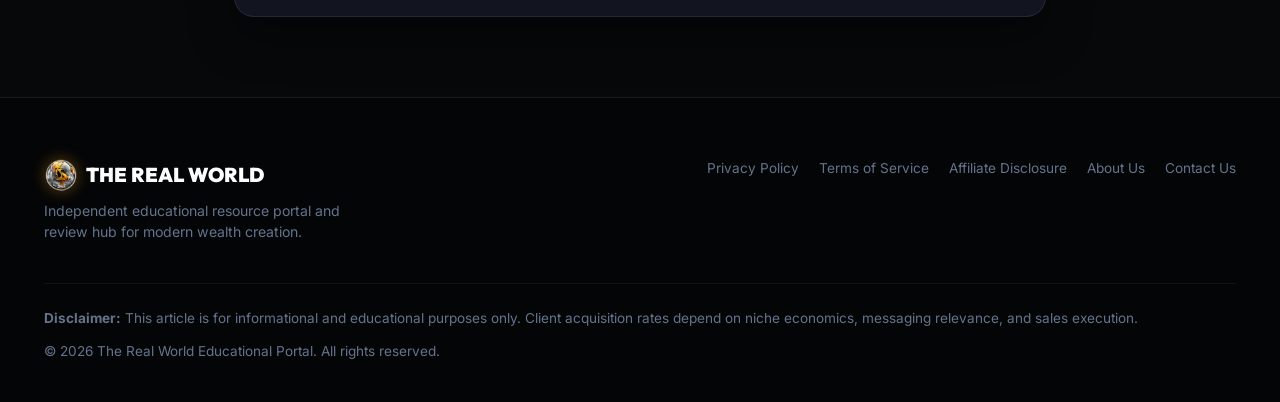
<file: guide-client-acquisition-secrets.html>
<!DOCTYPE html>
<html lang="en">
<head>
    <meta charset="UTF-8">
    <meta name="viewport" content="width=device-width, initial-scale=1.0">
    <title>B2B Client Acquisition: Cold Outreach, Inbound Systems & Closing (2026) | The Real World Portal</title>
    <meta name="description" content="Master high-ticket B2B client acquisition. Learn cold email infrastructure, LinkedIn social selling, discovery call frameworks, and closing $3,000+ retainers.">
    <link rel="icon" type="image/png" href="favicon.png">
    
    <!-- Google Fonts -->
    <link rel="preconnect" href="https://fonts.googleapis.com">
    <link rel="preconnect" href="https://fonts.gstatic.com" crossorigin>
    <link href="https://fonts.googleapis.com/css2?family=Outfit:wght@400;500;600;700;800;900&family=Inter:wght@300;400;500;600;700&display=swap" rel="stylesheet">
    
    <link rel="stylesheet" href="styles.css">
</head>
<body>

    <!-- NAVIGATION HEADER -->
    <header class="site-header">
        <div class="container nav-container">
            <a href="index.html" class="brand-logo">
                <img src="logo.png" alt="The Real World Logo" class="brand-logo-img">
                <span class="logo-text">THE REAL WORLD <span class="badge-v2">2.0</span></span>
            </a>

            <nav class="nav-links">
                <a href="index.html" class="nav-link">Home</a>
                <a href="guides.html" class="nav-link nav-link-highlight active">
                    <span>Guides</span>
                    <span class="nav-badge-pill">Library</span>
                </a>
                <a href="about.html" class="nav-link">About Us</a>
                <a href="contact.html" class="nav-link">Contact</a>
            </nav>

            <div class="nav-actions">
                <a href="https://jointherealworld.com/a/qmHjdpp6" target="_blank" rel="noopener" class="btn-primary-nav cta-affiliate-link">Join The Real World</a>
            </div>
        </div>
    </header>

    <main class="article-wrapper">
        <nav class="breadcrumb-nav" aria-label="Breadcrumb">
            <a href="index.html">Home</a>
            <span>/</span>
            <a href="guides.html">Guides</a>
            <span>/</span>
            <span>Client Acquisition</span>
        </nav>

        <header class="article-hero-header">
            <span class="guide-category-tag">Client Acquisition & Sales</span>
            <h1 class="page-main-title">B2B Client Acquisition: Cold Outreach, Inbound Systems & Closing</h1>
            
            <div class="article-meta-bar">
                <div class="article-author-info">
                    <span>✍️ Written by Sarah Jenkins</span>
                </div>
                <span>•</span>
                <span>📅 Updated September 2026</span>
                <span>•</span>
                <span>⏱️ 10 Min Read</span>
            </div>
        </header>

        <article class="article-body-content">
            <div class="takeaway-card">
                <h4>⚡ Key Takeaways</h4>
                <p>
                    Client acquisition is the universal lifeblood of every service business, agency, and freelancing enterprise. In 2026, client acquisition requires combining automated cold outbound pipelines with hyper-targeted personalization, frictionless calendar scheduling, and structured discovery consultations.
                </p>
            </div>

            <!-- Table of Contents -->
            <div class="toc-box">
                <div class="toc-title">📋 Table of Contents</div>
                <ul class="toc-list">
                    <li><a href="#acquisition-engine">1. The Mechanics of a Predictable Client Engine</a></li>
                    <li><a href="#cold-email-infrastructure">2. Cold Email Infrastructure in 2026 (Deliverability First)</a></li>
                    <li><a href="#crafting-the-offer">3. The Grandslam Offer Architecture (Risk Reversal)</a></li>
                    <li><a href="#multichannel-outreach">4. Multichannel Touchpoints: Email + LinkedIn + Video</a></li>
                    <li><a href="#closing-framework">5. The 2-Call Closing Framework</a></li>
                    <li><a href="#onboarding-retention">6. Client Onboarding & Maximizing LTV</a></li>
                </ul>
            </div>

            <h2 id="acquisition-engine">1. The Mechanics of a Predictable Client Engine</h2>
            <p>
                Most agency owners struggle not because of service quality, but because their pipeline is inconsistent. Relying purely on word-of-mouth creates feast-or-famine cycles.
            </p>
            <p>
                A predictable client engine operates like math: If you send 50 qualified, personalized outbound messages per day (1,000/month), achieve a 4% positive reply rate (40 replies), book 15 discovery calls, and close at a modest 25% conversion rate, you secure <strong>3 to 4 new high-ticket clients every single month</strong>.
            </p>

            <h2 id="cold-email-infrastructure">2. Cold Email Infrastructure in 2026</h2>
            <p>
                Spam filters in 2026 are stricter than ever. Never send mass cold emails from your primary domain. Set up proper technical infrastructure:
            </p>

            <div class="step-roadmap-box">
                <span class="step-num">STEP 1</span>
                <h4>Secondary Domains & Inboxes</h4>
                <p>
                    Purchase 3–5 lookalike domains (e.g., <code>getcompany.com</code>, <code>trycompany.com</code>). Set up 2 Google Workspace or Microsoft 365 inboxes per domain.
                </p>
            </div>

            <div class="step-roadmap-box">
                <span class="step-num">STEP 2</span>
                <h4>DNS Authentication (SPF, DKIM, DMARC)</h4>
                <p>
                    Configure strict DNS records with custom tracking domains to achieve 98%+ inbox placement.
                </p>
            </div>

            <div class="step-roadmap-box">
                <span class="step-num">STEP 3</span>
                <h4>14-Day Automated Warmup</h4>
                <p>
                    Warm up new inboxes using tools like Instantly.ai or Smartlead for 14 days before launching live outreach campaigns, capping sending limits at 30 emails per inbox per day.
                </p>
            </div>

            <h2 id="crafting-the-offer">3. The Grandslam Offer Architecture</h2>
            <p>
                A cold prospect does not care about your company name; they care about <em>speed to outcome</em> and <em>risk mitigation</em>. Transform weak commodity offers into irresistible propositions:
            </p>
            <ul>
                <li><strong>Weak Offer:</strong> "We do digital marketing and SEO for dental practices."</li>
                <li><strong>High-Converting Offer:</strong> "We help pediatric dental practices generate 15+ qualified new patient bookings in 30 days without spending money on ads, or you pay nothing."</li>
            </ul>

            <h2 id="multichannel-outreach">4. Multichannel Touchpoints: Email + LinkedIn + Video</h2>
            <p>
                Top closers use a synchronized 3-step sequence:
            </p>
            <ol>
                <li><strong>Day 1 (Email):</strong> Short 4-sentence introductory email pointing out a specific, easily fixable leak in their sales funnel.</li>
                <li><strong>Day 3 (LinkedIn):</strong> Connect with the founder, referencing the insight from your initial email.</li>
                <li><strong>Day 6 (Loom Video):</strong> Send a 90-second screen recording demonstrating the exact solution in action.</li>
            </ol>

            <h2 id="closing-framework">5. The 2-Call Closing Framework</h2>
            <p>
                Never pitch on the first interaction. Separate discovery from the proposal:
            </p>
            <ul>
                <li><strong>Call 1: 15-Minute Qualification Call:</strong> Ask targeted diagnostic questions to uncover their true bottlenecks, budget, and decision-making timeline.</li>
                <li><strong>Call 2: 30-Minute Custom Strategy Call:</strong> Present a customized roadmap tailored directly to the pain points uncovered in Call 1, outline the deliverables, and present the investment tier.</li>
            </ul>

            <div class="author-profile-box">
                <div class="author-avatar-img">SJ</div>
                <div class="author-bio-content">
                    <h4>Sarah Jenkins</h4>
                    <p>Sarah is a B2B sales strategist and outbound pipeline architect who has advised over 60 agency founders on cold email infrastructure, enterprise closing, and client retention.</p>
                </div>
            </div>
        </article>
    </main>

    <!-- FOOTER -->
    <footer class="site-footer">
        <div class="container">
            <div class="footer-top">
                <div class="footer-brand">
                    <div class="footer-logo">
                        <img src="logo.png" alt="The Real World Logo" class="brand-logo-img">
                        <span>THE REAL WORLD</span>
                    </div>
                    <p class="footer-tagline">
                        Independent educational resource portal and review hub for modern wealth creation.
                    </p>
                </div>
                <div class="footer-links">
                    <a href="privacy-policy.html">Privacy Policy</a>
                    <a href="terms.html">Terms of Service</a>
                    <a href="affiliate-disclosure.html">Affiliate Disclosure</a>
                    <a href="about.html">About Us</a>
                    <a href="contact.html">Contact Us</a>
                </div>
            </div>

            <div class="footer-disclaimer">
                <p>
                    <strong>Disclaimer:</strong> This article is for informational and educational purposes only. Client acquisition rates depend on niche economics, messaging relevance, and sales execution.
                </p>
                <p>
                    © 2026 The Real World Educational Portal. All rights reserved.
                </p>
            </div>
        </div>
    </footer>

</body>
</html>
</file>
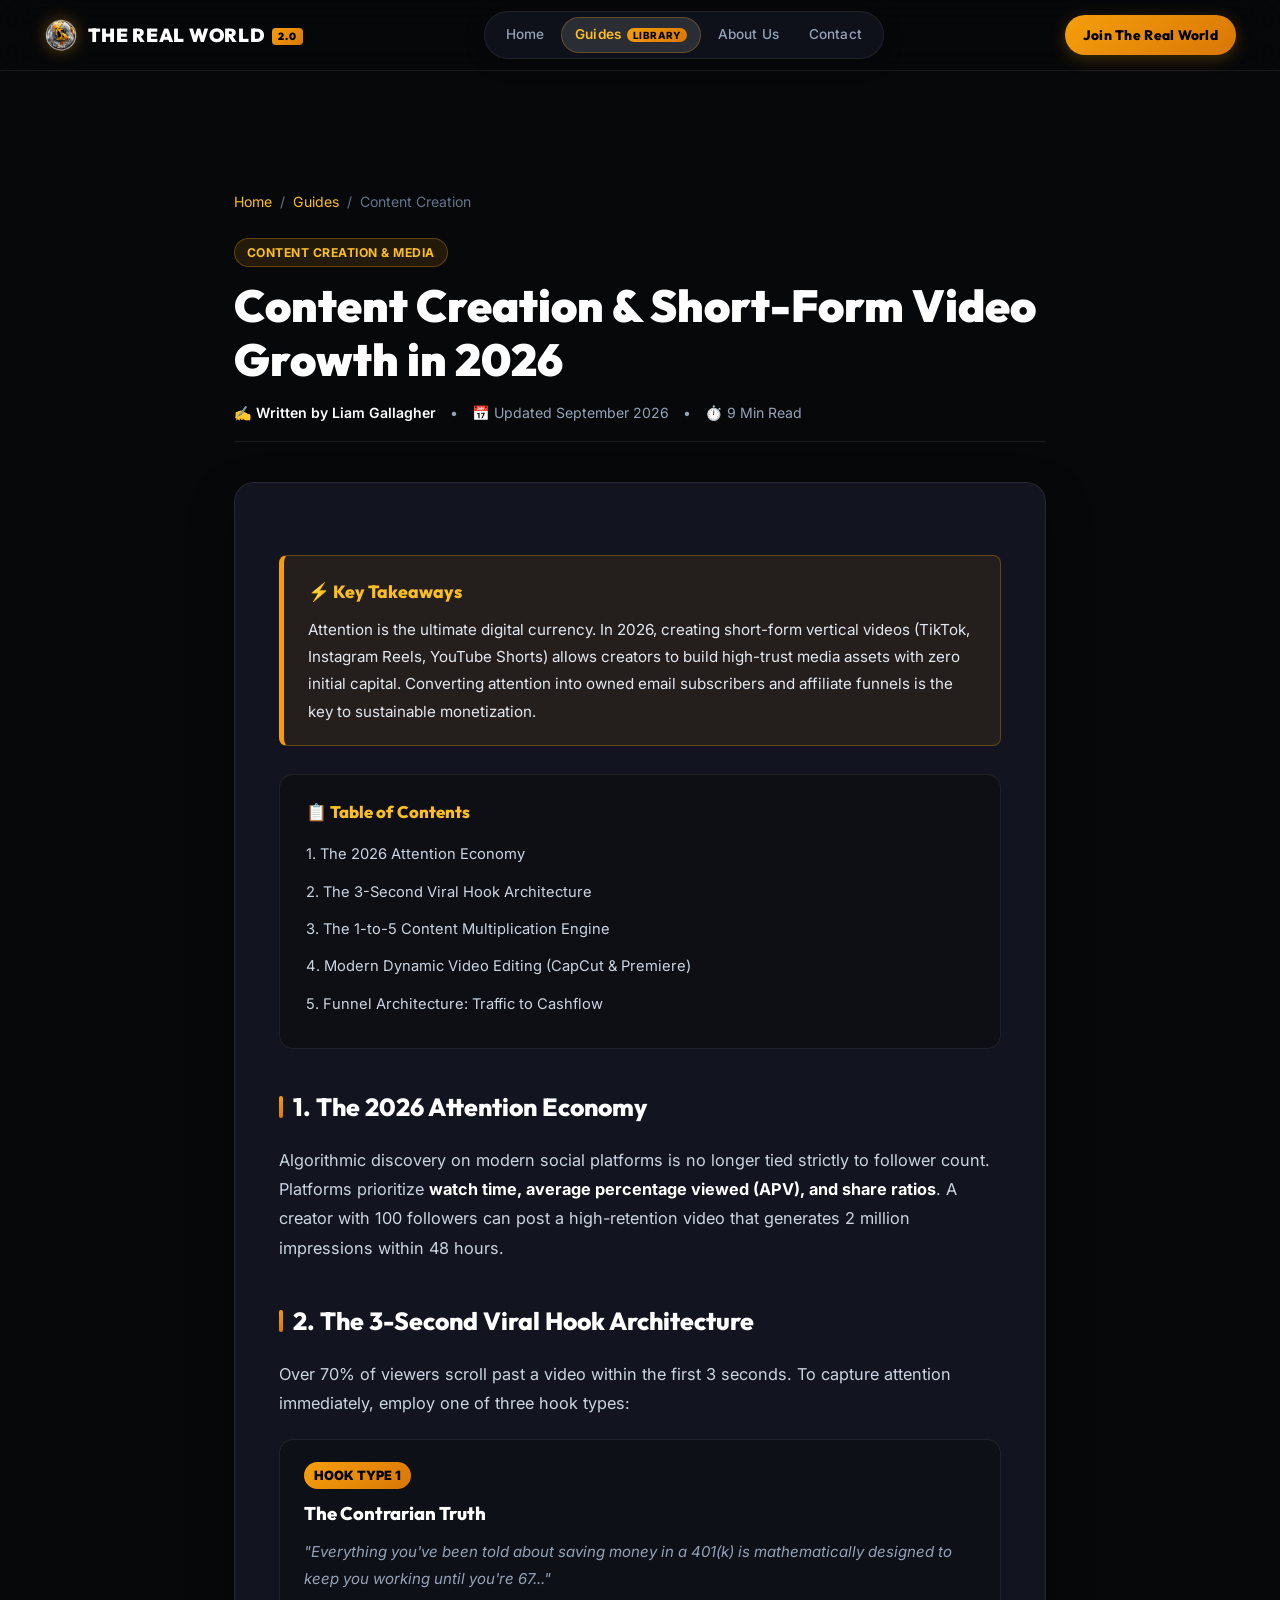
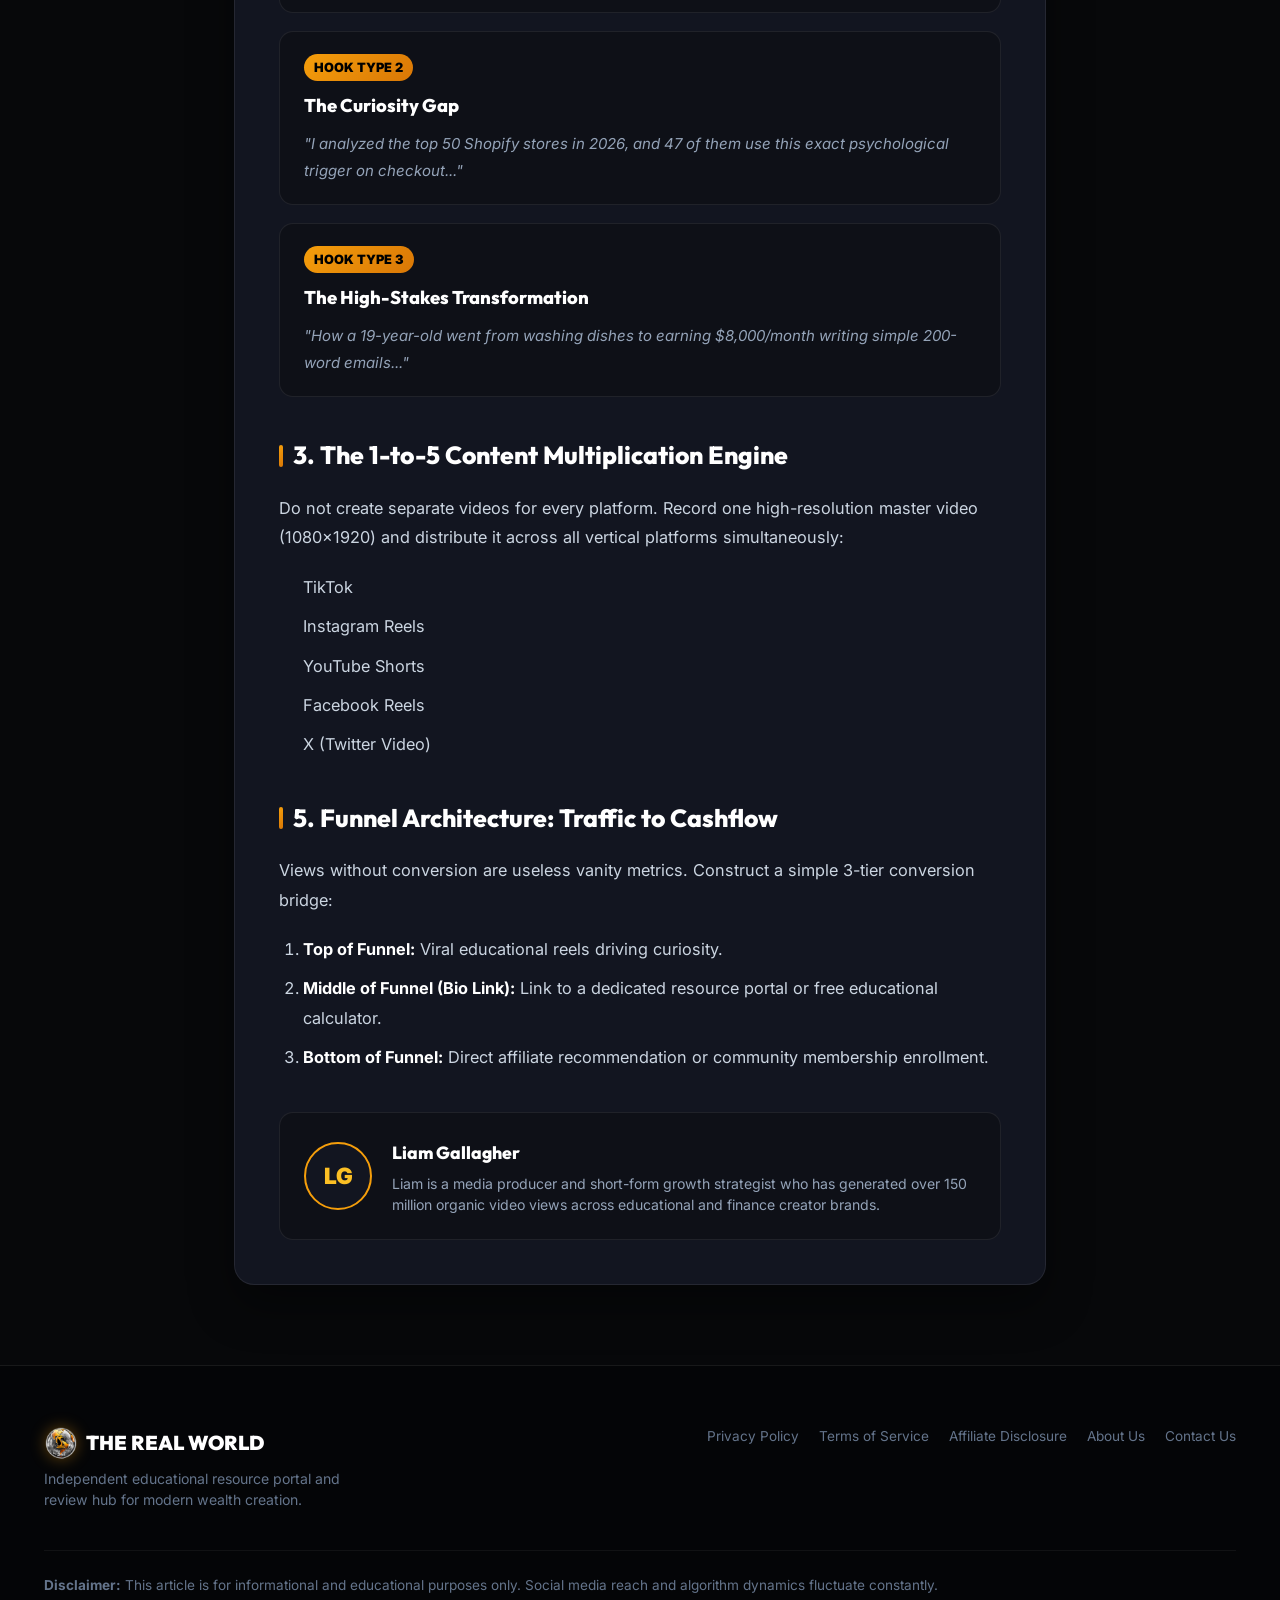
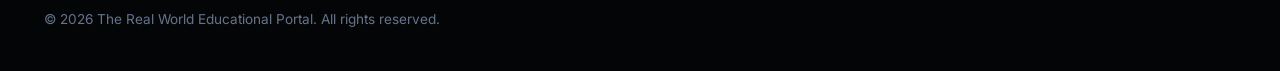
<file: guide-content-creation-personal-branding.html>
<!DOCTYPE html>
<html lang="en">
<head>
    <meta charset="UTF-8">
    <meta name="viewport" content="width=device-width, initial-scale=1.0">
    <title>Short-Form Video & Personal Brand Monetization (2026) | The Real World Portal</title>
    <meta name="description" content="Discover how to build, scale, and monetize a personal brand using short-form video on TikTok, Instagram Reels, and YouTube Shorts in 2026.">
    <link rel="icon" type="image/png" href="favicon.png">
    
    <!-- Google Fonts -->
    <link rel="preconnect" href="https://fonts.googleapis.com">
    <link rel="preconnect" href="https://fonts.gstatic.com" crossorigin>
    <link href="https://fonts.googleapis.com/css2?family=Outfit:wght@400;500;600;700;800;900&family=Inter:wght@300;400;500;600;700&display=swap" rel="stylesheet">
    
    <link rel="stylesheet" href="styles.css">
</head>
<body>

    <!-- NAVIGATION HEADER -->
    <header class="site-header">
        <div class="container nav-container">
            <a href="index.html" class="brand-logo">
                <img src="logo.png" alt="The Real World Logo" class="brand-logo-img">
                <span class="logo-text">THE REAL WORLD <span class="badge-v2">2.0</span></span>
            </a>

            <nav class="nav-links">
                <a href="index.html" class="nav-link">Home</a>
                <a href="guides.html" class="nav-link nav-link-highlight active">
                    <span>Guides</span>
                    <span class="nav-badge-pill">Library</span>
                </a>
                <a href="about.html" class="nav-link">About Us</a>
                <a href="contact.html" class="nav-link">Contact</a>
            </nav>

            <div class="nav-actions">
                <a href="https://jointherealworld.com/a/qmHjdpp6" target="_blank" rel="noopener" class="btn-primary-nav cta-affiliate-link">Join The Real World</a>
            </div>
        </div>
    </header>

    <main class="article-wrapper">
        <nav class="breadcrumb-nav" aria-label="Breadcrumb">
            <a href="index.html">Home</a>
            <span>/</span>
            <a href="guides.html">Guides</a>
            <span>/</span>
            <span>Content Creation</span>
        </nav>

        <header class="article-hero-header">
            <span class="guide-category-tag">Content Creation & Media</span>
            <h1 class="page-main-title">Content Creation & Short-Form Video Growth in 2026</h1>
            
            <div class="article-meta-bar">
                <div class="article-author-info">
                    <span>✍️ Written by Liam Gallagher</span>
                </div>
                <span>•</span>
                <span>📅 Updated September 2026</span>
                <span>•</span>
                <span>⏱️ 9 Min Read</span>
            </div>
        </header>

        <article class="article-body-content">
            <div class="takeaway-card">
                <h4>⚡ Key Takeaways</h4>
                <p>
                    Attention is the ultimate digital currency. In 2026, creating short-form vertical videos (TikTok, Instagram Reels, YouTube Shorts) allows creators to build high-trust media assets with zero initial capital. Converting attention into owned email subscribers and affiliate funnels is the key to sustainable monetization.
                </p>
            </div>

            <!-- Table of Contents -->
            <div class="toc-box">
                <div class="toc-title">📋 Table of Contents</div>
                <ul class="toc-list">
                    <li><a href="#attention-economy">1. The 2026 Attention Economy</a></li>
                    <li><a href="#viral-hook-formula">2. The 3-Second Viral Hook Architecture</a></li>
                    <li><a href="#content-repurposing">3. The 1-to-5 Content Multiplication Engine</a></li>
                    <li><a href="#editing-styles">4. Modern Dynamic Video Editing (CapCut & Premiere)</a></li>
                    <li><a href="#monetization-funnels">5. Funnel Architecture: Traffic to Cashflow</a></li>
                </ul>
            </div>

            <h2 id="attention-economy">1. The 2026 Attention Economy</h2>
            <p>
                Algorithmic discovery on modern social platforms is no longer tied strictly to follower count. Platforms prioritize <strong>watch time, average percentage viewed (APV), and share ratios</strong>. A creator with 100 followers can post a high-retention video that generates 2 million impressions within 48 hours.
            </p>

            <h2 id="viral-hook-formula">2. The 3-Second Viral Hook Architecture</h2>
            <p>
                Over 70% of viewers scroll past a video within the first 3 seconds. To capture attention immediately, employ one of three hook types:
            </p>

            <div class="step-roadmap-box">
                <span class="step-num">HOOK TYPE 1</span>
                <h4>The Contrarian Truth</h4>
                <p>
                    <em>"Everything you've been told about saving money in a 401(k) is mathematically designed to keep you working until you're 67..."</em>
                </p>
            </div>

            <div class="step-roadmap-box">
                <span class="step-num">HOOK TYPE 2</span>
                <h4>The Curiosity Gap</h4>
                <p>
                    <em>"I analyzed the top 50 Shopify stores in 2026, and 47 of them use this exact psychological trigger on checkout..."</em>
                </p>
            </div>

            <div class="step-roadmap-box">
                <span class="step-num">HOOK TYPE 3</span>
                <h4>The High-Stakes Transformation</h4>
                <p>
                    <em>"How a 19-year-old went from washing dishes to earning $8,000/month writing simple 200-word emails..."</em>
                </p>
            </div>

            <h2 id="content-repurposing">3. The 1-to-5 Content Multiplication Engine</h2>
            <p>
                Do not create separate videos for every platform. Record one high-resolution master video (1080x1920) and distribute it across all vertical platforms simultaneously:
            </p>
            <ul>
                <li>TikTok</li>
                <li>Instagram Reels</li>
                <li>YouTube Shorts</li>
                <li>Facebook Reels</li>
                <li>X (Twitter Video)</li>
            </ul>

            <h2 id="monetization-funnels">5. Funnel Architecture: Traffic to Cashflow</h2>
            <p>
                Views without conversion are useless vanity metrics. Construct a simple 3-tier conversion bridge:
            </p>
            <ol>
                <li><strong>Top of Funnel:</strong> Viral educational reels driving curiosity.</li>
                <li><strong>Middle of Funnel (Bio Link):</strong> Link to a dedicated resource portal or free educational calculator.</li>
                <li><strong>Bottom of Funnel:</strong> Direct affiliate recommendation or community membership enrollment.</li>
            </ol>

            <div class="author-profile-box">
                <div class="author-avatar-img">LG</div>
                <div class="author-bio-content">
                    <h4>Liam Gallagher</h4>
                    <p>Liam is a media producer and short-form growth strategist who has generated over 150 million organic video views across educational and finance creator brands.</p>
                </div>
            </div>
        </article>
    </main>

    <!-- FOOTER -->
    <footer class="site-footer">
        <div class="container">
            <div class="footer-top">
                <div class="footer-brand">
                    <div class="footer-logo">
                        <img src="logo.png" alt="The Real World Logo" class="brand-logo-img">
                        <span>THE REAL WORLD</span>
                    </div>
                    <p class="footer-tagline">
                        Independent educational resource portal and review hub for modern wealth creation.
                    </p>
                </div>
                <div class="footer-links">
                    <a href="privacy-policy.html">Privacy Policy</a>
                    <a href="terms.html">Terms of Service</a>
                    <a href="affiliate-disclosure.html">Affiliate Disclosure</a>
                    <a href="about.html">About Us</a>
                    <a href="contact.html">Contact Us</a>
                </div>
            </div>

            <div class="footer-disclaimer">
                <p>
                    <strong>Disclaimer:</strong> This article is for informational and educational purposes only. Social media reach and algorithm dynamics fluctuate constantly.
                </p>
                <p>
                    © 2026 The Real World Educational Portal. All rights reserved.
                </p>
            </div>
        </div>
    </footer>

</body>
</html>
</file>
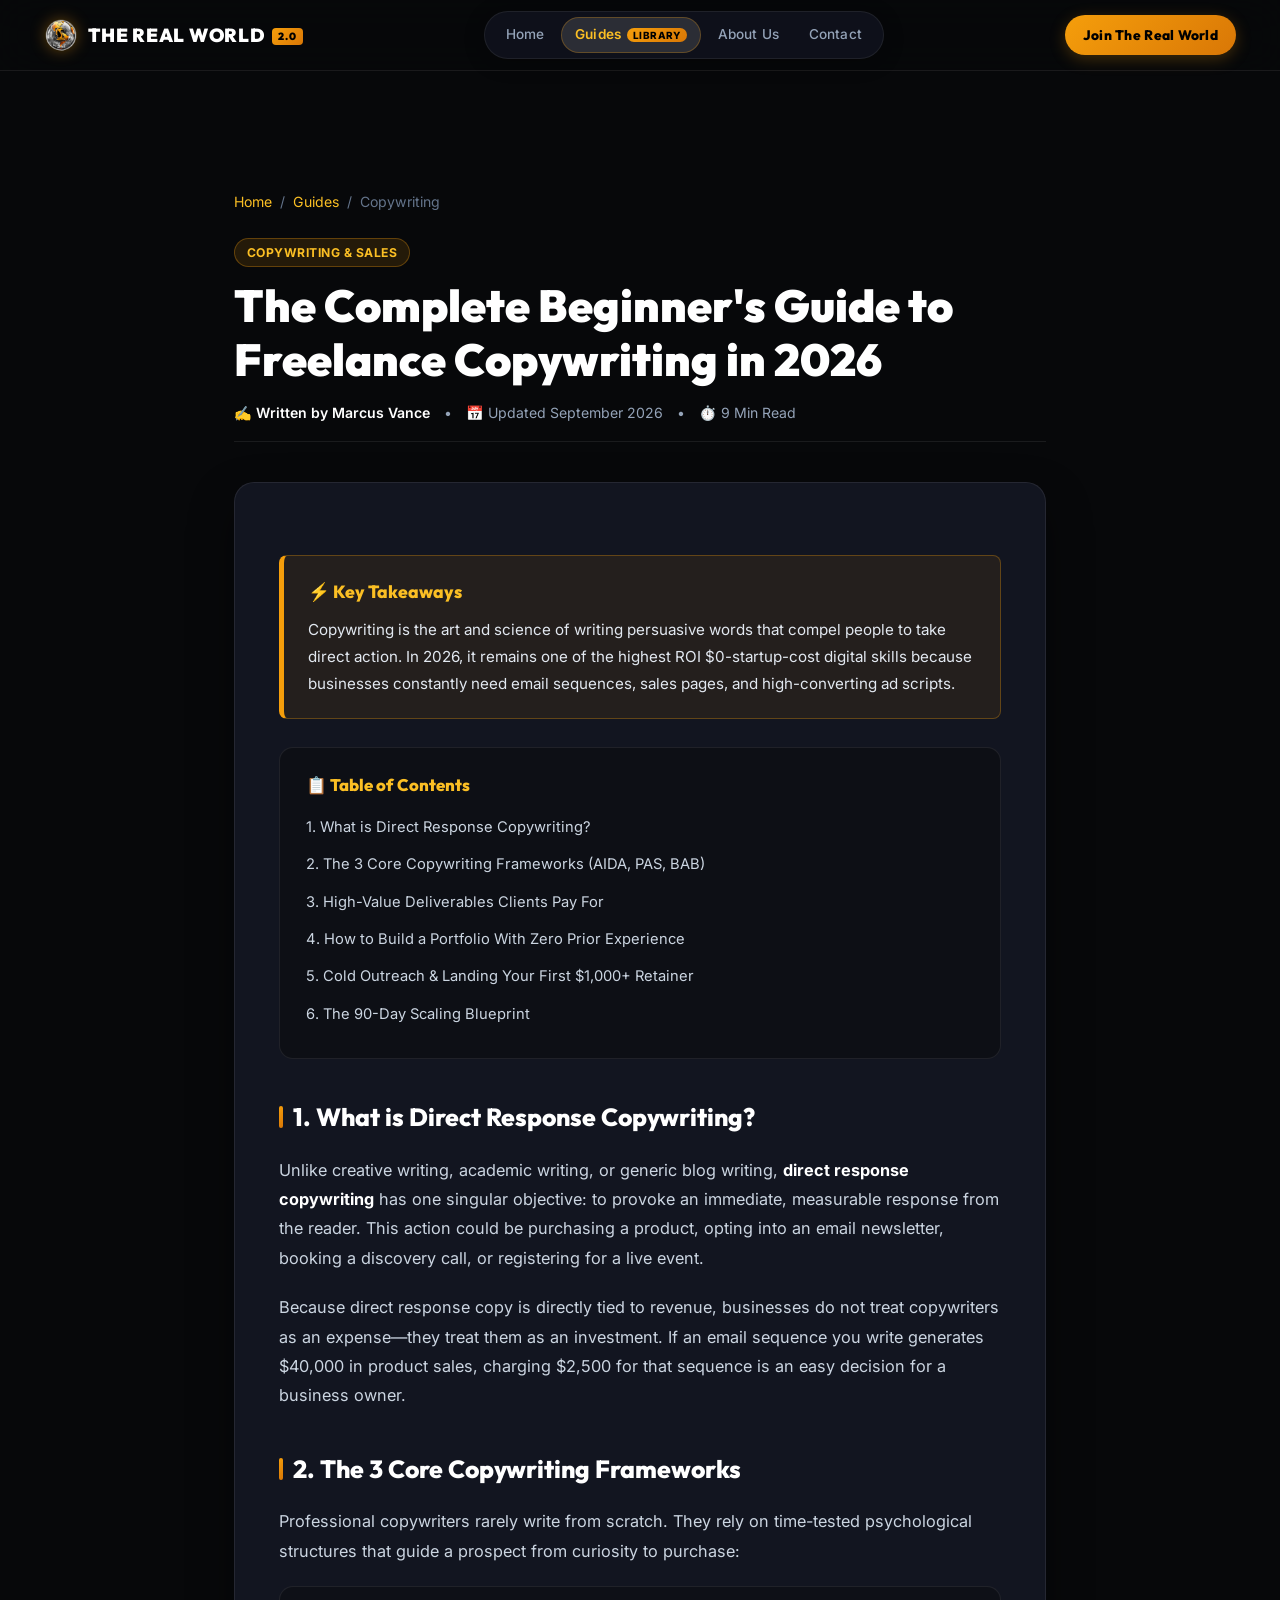
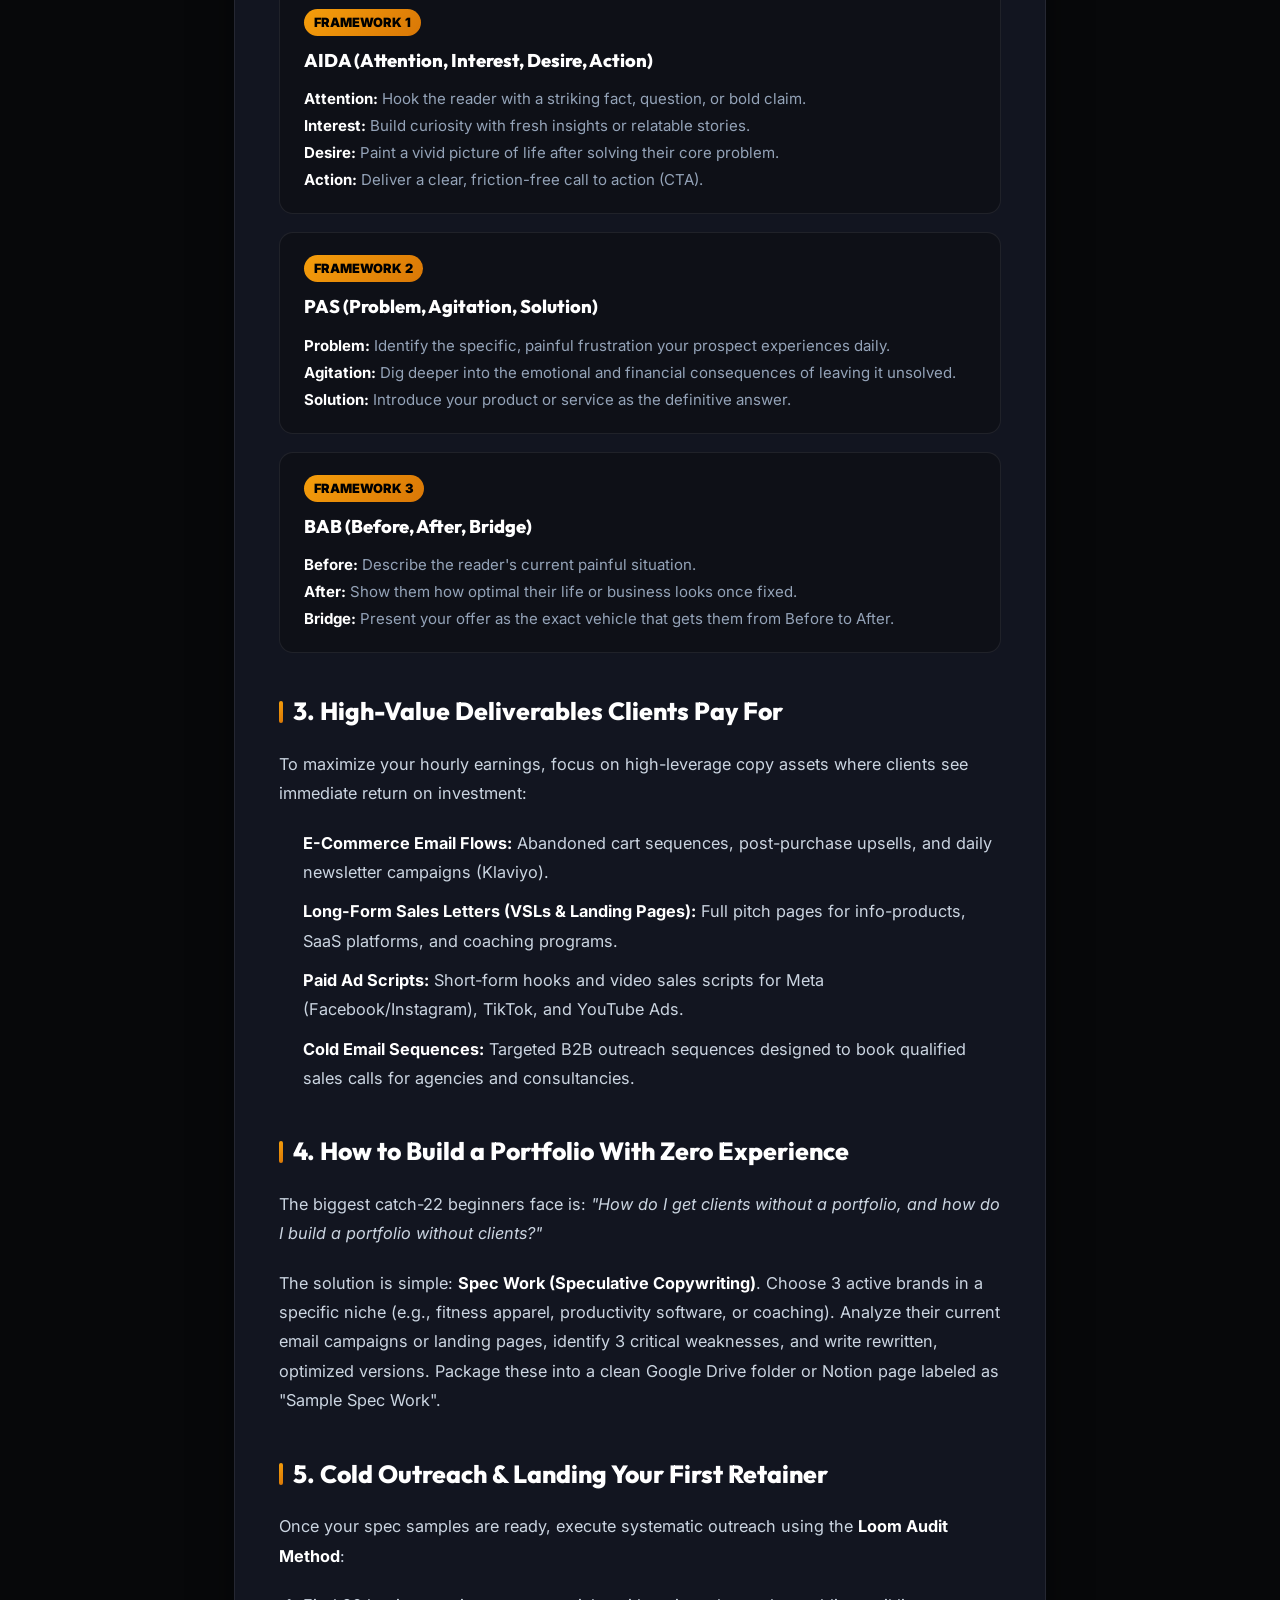
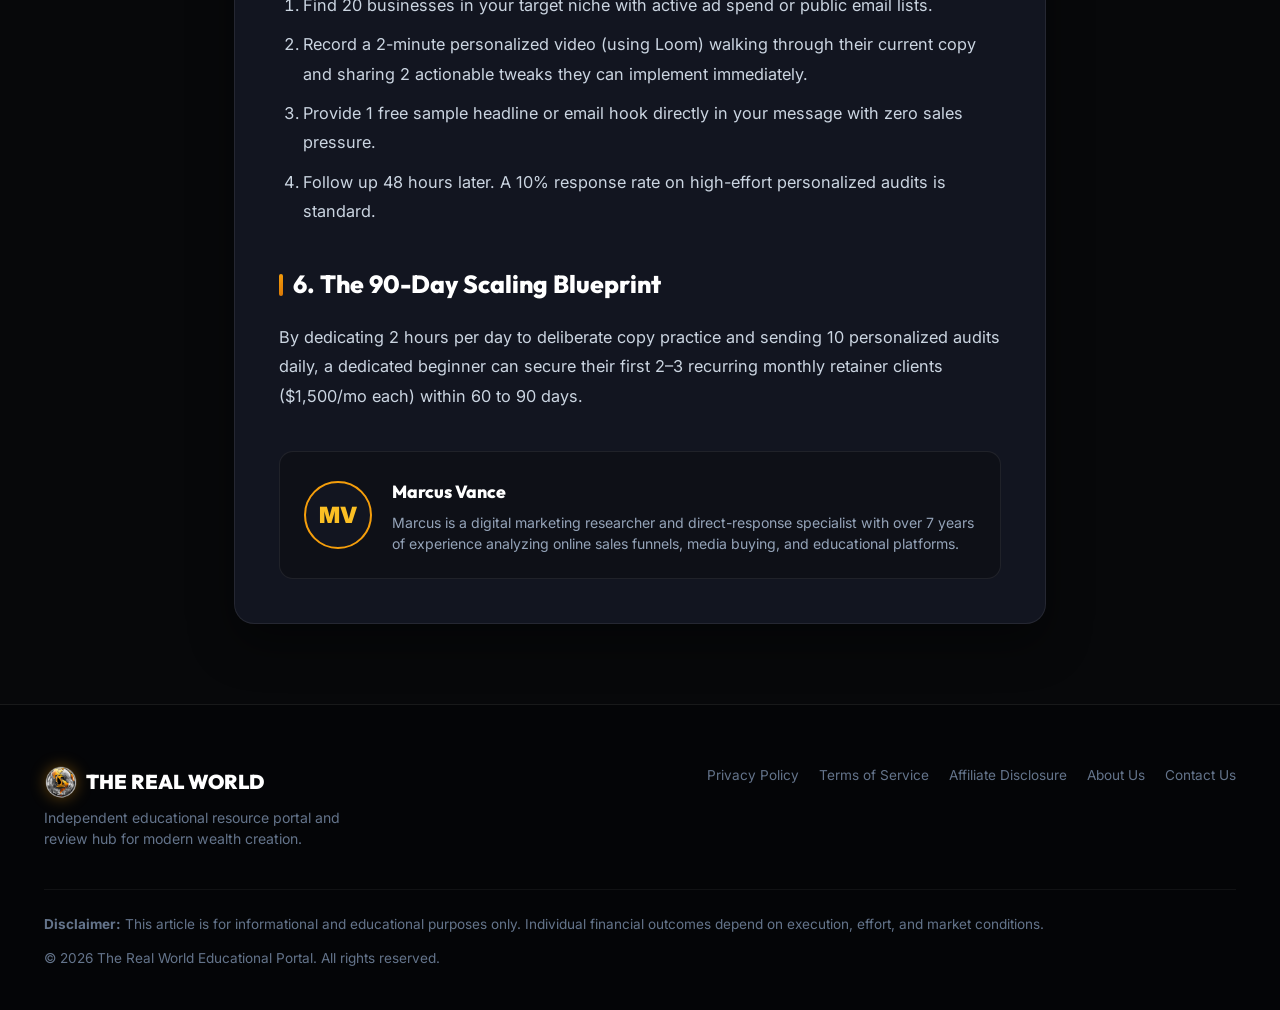
<file: guide-copywriting-for-beginners.html>
<!DOCTYPE html>
<html lang="en">
<head>
    <meta charset="UTF-8">
    <meta name="viewport" content="width=device-width, initial-scale=1.0">
    <title>The Complete Beginner's Guide to Freelance Copywriting (2026) | The Real World Portal</title>
    <meta name="description" content="Learn high-income freelance copywriting from scratch. Discover direct response frameworks, client acquisition strategies, portfolio building, and scaling to $5k+/month.">
    <link rel="icon" type="image/png" href="favicon.png">
    
    <!-- Google Fonts -->
    <link rel="preconnect" href="https://fonts.googleapis.com">
    <link rel="preconnect" href="https://fonts.gstatic.com" crossorigin>
    <link href="https://fonts.googleapis.com/css2?family=Outfit:wght@400;500;600;700;800;900&family=Inter:wght@300;400;500;600;700&display=swap" rel="stylesheet">
    
    <link rel="stylesheet" href="styles.css">
</head>
<body>

    <!-- NAVIGATION HEADER -->
    <header class="site-header">
        <div class="container nav-container">
            <a href="index.html" class="brand-logo">
                <img src="logo.png" alt="The Real World Logo" class="brand-logo-img">
                <span class="logo-text">THE REAL WORLD <span class="badge-v2">2.0</span></span>
            </a>

            <nav class="nav-links">
                <a href="index.html" class="nav-link">Home</a>
                <a href="guides.html" class="nav-link nav-link-highlight active">
                    <span>Guides</span>
                    <span class="nav-badge-pill">Library</span>
                </a>
                <a href="about.html" class="nav-link">About Us</a>
                <a href="contact.html" class="nav-link">Contact</a>
            </nav>

            <div class="nav-actions">
                <a href="https://jointherealworld.com/a/qmHjdpp6" target="_blank" rel="noopener" class="btn-primary-nav cta-affiliate-link">Join The Real World</a>
            </div>
        </div>
    </header>

    <main class="article-wrapper">
        <nav class="breadcrumb-nav" aria-label="Breadcrumb">
            <a href="index.html">Home</a>
            <span>/</span>
            <a href="guides.html">Guides</a>
            <span>/</span>
            <span>Copywriting</span>
        </nav>

        <header class="article-hero-header">
            <span class="guide-category-tag">Copywriting & Sales</span>
            <h1 class="page-main-title">The Complete Beginner's Guide to Freelance Copywriting in 2026</h1>
            
            <div class="article-meta-bar">
                <div class="article-author-info">
                    <span>✍️ Written by Marcus Vance</span>
                </div>
                <span>•</span>
                <span>📅 Updated September 2026</span>
                <span>•</span>
                <span>⏱️ 9 Min Read</span>
            </div>
        </header>

        <article class="article-body-content">
            <div class="takeaway-card">
                <h4>⚡ Key Takeaways</h4>
                <p>
                    Copywriting is the art and science of writing persuasive words that compel people to take direct action. In 2026, it remains one of the highest ROI $0-startup-cost digital skills because businesses constantly need email sequences, sales pages, and high-converting ad scripts.
                </p>
            </div>

            <!-- Table of Contents -->
            <div class="toc-box">
                <div class="toc-title">📋 Table of Contents</div>
                <ul class="toc-list">
                    <li><a href="#what-is-copywriting">1. What is Direct Response Copywriting?</a></li>
                    <li><a href="#core-frameworks">2. The 3 Core Copywriting Frameworks (AIDA, PAS, BAB)</a></li>
                    <li><a href="#high-value-deliverables">3. High-Value Deliverables Clients Pay For</a></li>
                    <li><a href="#building-portfolio">4. How to Build a Portfolio With Zero Prior Experience</a></li>
                    <li><a href="#landing-clients">5. Cold Outreach & Landing Your First $1,000+ Retainer</a></li>
                    <li><a href="#scaling-roadmap">6. The 90-Day Scaling Blueprint</a></li>
                </ul>
            </div>

            <h2 id="what-is-copywriting">1. What is Direct Response Copywriting?</h2>
            <p>
                Unlike creative writing, academic writing, or generic blog writing, <strong>direct response copywriting</strong> has one singular objective: to provoke an immediate, measurable response from the reader. This action could be purchasing a product, opting into an email newsletter, booking a discovery call, or registering for a live event.
            </p>
            <p>
                Because direct response copy is directly tied to revenue, businesses do not treat copywriters as an expense—they treat them as an investment. If an email sequence you write generates $40,000 in product sales, charging $2,500 for that sequence is an easy decision for a business owner.
            </p>

            <h2 id="core-frameworks">2. The 3 Core Copywriting Frameworks</h2>
            <p>
                Professional copywriters rarely write from scratch. They rely on time-tested psychological structures that guide a prospect from curiosity to purchase:
            </p>

            <div class="step-roadmap-box">
                <span class="step-num">FRAMEWORK 1</span>
                <h4>AIDA (Attention, Interest, Desire, Action)</h4>
                <p>
                    <strong>Attention:</strong> Hook the reader with a striking fact, question, or bold claim.<br>
                    <strong>Interest:</strong> Build curiosity with fresh insights or relatable stories.<br>
                    <strong>Desire:</strong> Paint a vivid picture of life after solving their core problem.<br>
                    <strong>Action:</strong> Deliver a clear, friction-free call to action (CTA).
                </p>
            </div>

            <div class="step-roadmap-box">
                <span class="step-num">FRAMEWORK 2</span>
                <h4>PAS (Problem, Agitation, Solution)</h4>
                <p>
                    <strong>Problem:</strong> Identify the specific, painful frustration your prospect experiences daily.<br>
                    <strong>Agitation:</strong> Dig deeper into the emotional and financial consequences of leaving it unsolved.<br>
                    <strong>Solution:</strong> Introduce your product or service as the definitive answer.
                </p>
            </div>

            <div class="step-roadmap-box">
                <span class="step-num">FRAMEWORK 3</span>
                <h4>BAB (Before, After, Bridge)</h4>
                <p>
                    <strong>Before:</strong> Describe the reader's current painful situation.<br>
                    <strong>After:</strong> Show them how optimal their life or business looks once fixed.<br>
                    <strong>Bridge:</strong> Present your offer as the exact vehicle that gets them from Before to After.
                </p>
            </div>

            <h2 id="high-value-deliverables">3. High-Value Deliverables Clients Pay For</h2>
            <p>
                To maximize your hourly earnings, focus on high-leverage copy assets where clients see immediate return on investment:
            </p>
            <ul>
                <li><strong>E-Commerce Email Flows:</strong> Abandoned cart sequences, post-purchase upsells, and daily newsletter campaigns (Klaviyo).</li>
                <li><strong>Long-Form Sales Letters (VSLs & Landing Pages):</strong> Full pitch pages for info-products, SaaS platforms, and coaching programs.</li>
                <li><strong>Paid Ad Scripts:</strong> Short-form hooks and video sales scripts for Meta (Facebook/Instagram), TikTok, and YouTube Ads.</li>
                <li><strong>Cold Email Sequences:</strong> Targeted B2B outreach sequences designed to book qualified sales calls for agencies and consultancies.</li>
            </ul>

            <h2 id="building-portfolio">4. How to Build a Portfolio With Zero Experience</h2>
            <p>
                The biggest catch-22 beginners face is: <em>"How do I get clients without a portfolio, and how do I build a portfolio without clients?"</em>
            </p>
            <p>
                The solution is simple: <strong>Spec Work (Speculative Copywriting)</strong>. Choose 3 active brands in a specific niche (e.g., fitness apparel, productivity software, or coaching). Analyze their current email campaigns or landing pages, identify 3 critical weaknesses, and write rewritten, optimized versions. Package these into a clean Google Drive folder or Notion page labeled as "Sample Spec Work".
            </p>

            <h2 id="landing-clients">5. Cold Outreach & Landing Your First Retainer</h2>
            <p>
                Once your spec samples are ready, execute systematic outreach using the <strong>Loom Audit Method</strong>:
            </p>
            <ol>
                <li>Find 20 businesses in your target niche with active ad spend or public email lists.</li>
                <li>Record a 2-minute personalized video (using Loom) walking through their current copy and sharing 2 actionable tweaks they can implement immediately.</li>
                <li>Provide 1 free sample headline or email hook directly in your message with zero sales pressure.</li>
                <li>Follow up 48 hours later. A 10% response rate on high-effort personalized audits is standard.</li>
            </ol>

            <h2 id="scaling-roadmap">6. The 90-Day Scaling Blueprint</h2>
            <p>
                By dedicating 2 hours per day to deliberate copy practice and sending 10 personalized audits daily, a dedicated beginner can secure their first 2–3 recurring monthly retainer clients ($1,500/mo each) within 60 to 90 days.
            </p>

            <div class="author-profile-box">
                <div class="author-avatar-img">MV</div>
                <div class="author-bio-content">
                    <h4>Marcus Vance</h4>
                    <p>Marcus is a digital marketing researcher and direct-response specialist with over 7 years of experience analyzing online sales funnels, media buying, and educational platforms.</p>
                </div>
            </div>
        </article>
    </main>

    <!-- FOOTER -->
    <footer class="site-footer">
        <div class="container">
            <div class="footer-top">
                <div class="footer-brand">
                    <div class="footer-logo">
                        <img src="logo.png" alt="The Real World Logo" class="brand-logo-img">
                        <span>THE REAL WORLD</span>
                    </div>
                    <p class="footer-tagline">
                        Independent educational resource portal and review hub for modern wealth creation.
                    </p>
                </div>
                <div class="footer-links">
                    <a href="privacy-policy.html">Privacy Policy</a>
                    <a href="terms.html">Terms of Service</a>
                    <a href="affiliate-disclosure.html">Affiliate Disclosure</a>
                    <a href="about.html">About Us</a>
                    <a href="contact.html">Contact Us</a>
                </div>
            </div>

            <div class="footer-disclaimer">
                <p>
                    <strong>Disclaimer:</strong> This article is for informational and educational purposes only. Individual financial outcomes depend on execution, effort, and market conditions.
                </p>
                <p>
                    © 2026 The Real World Educational Portal. All rights reserved.
                </p>
            </div>
        </div>
    </footer>

</body>
</html>
</file>
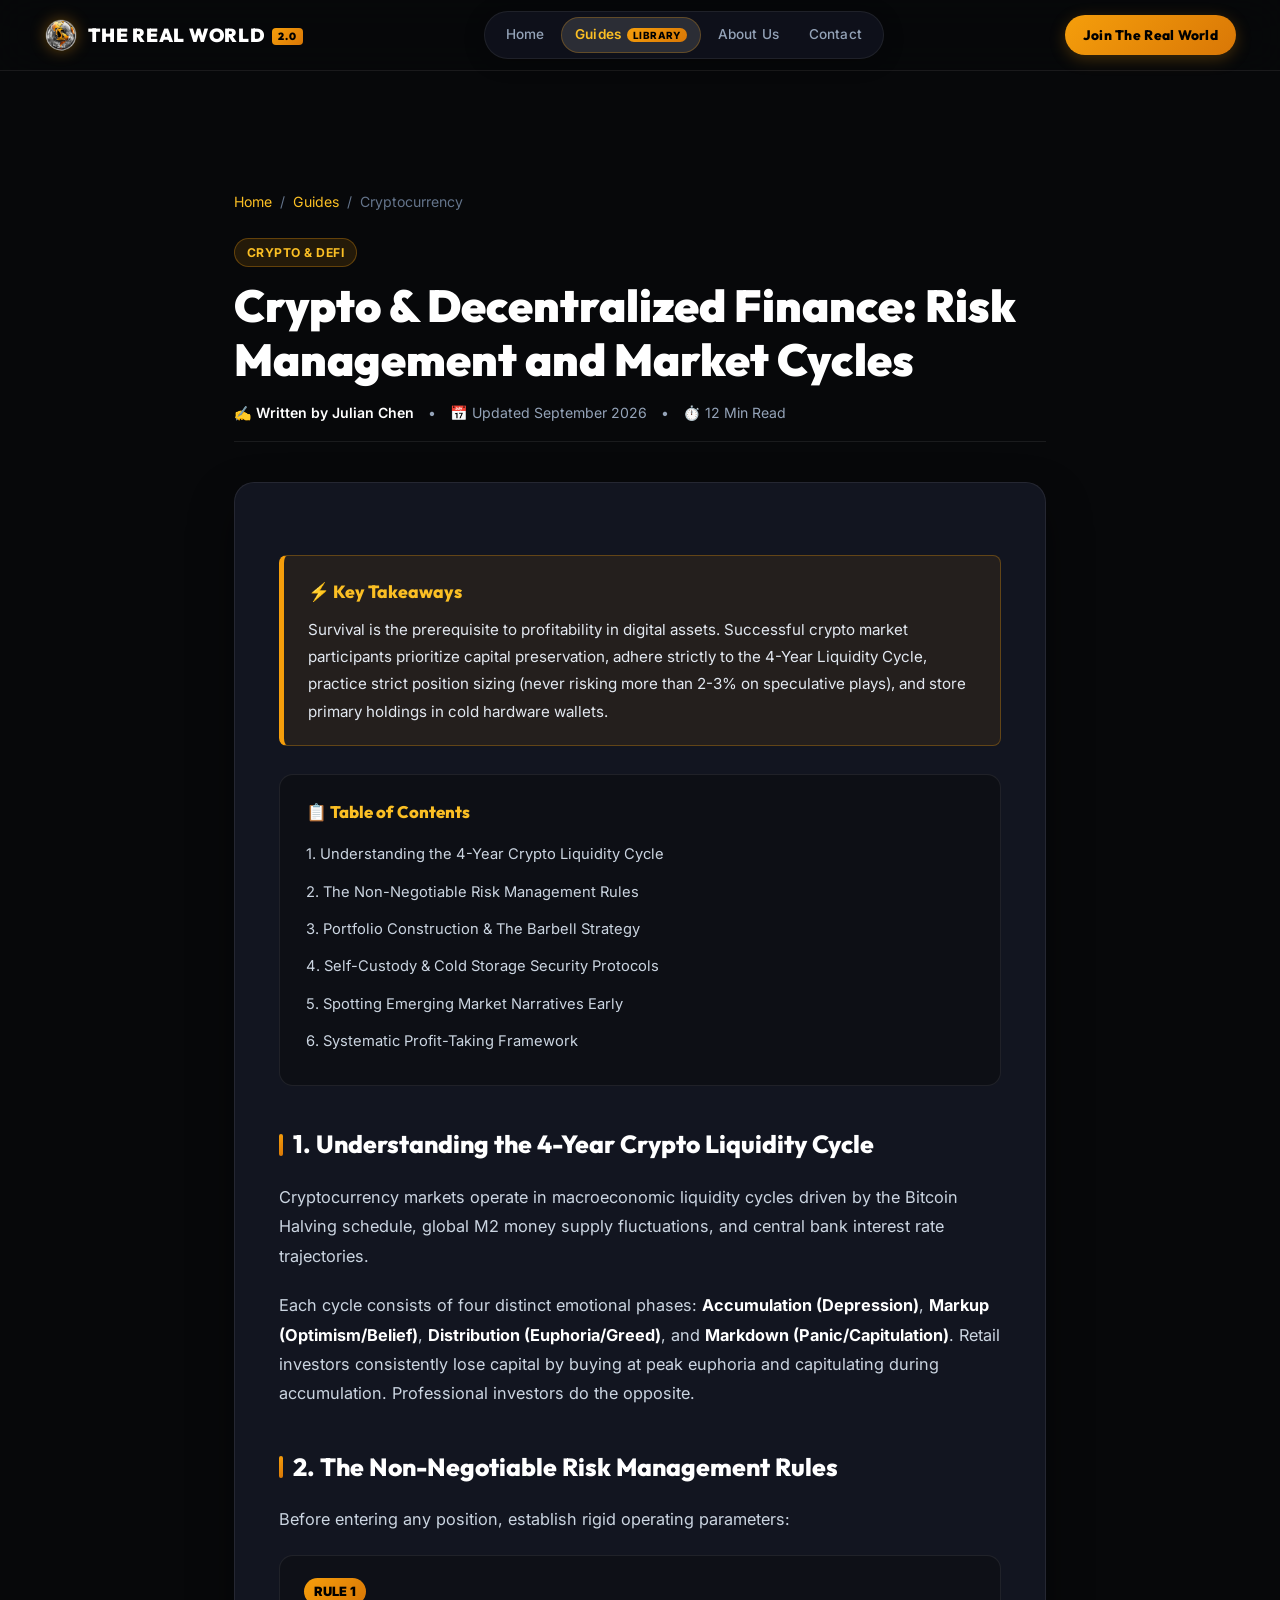
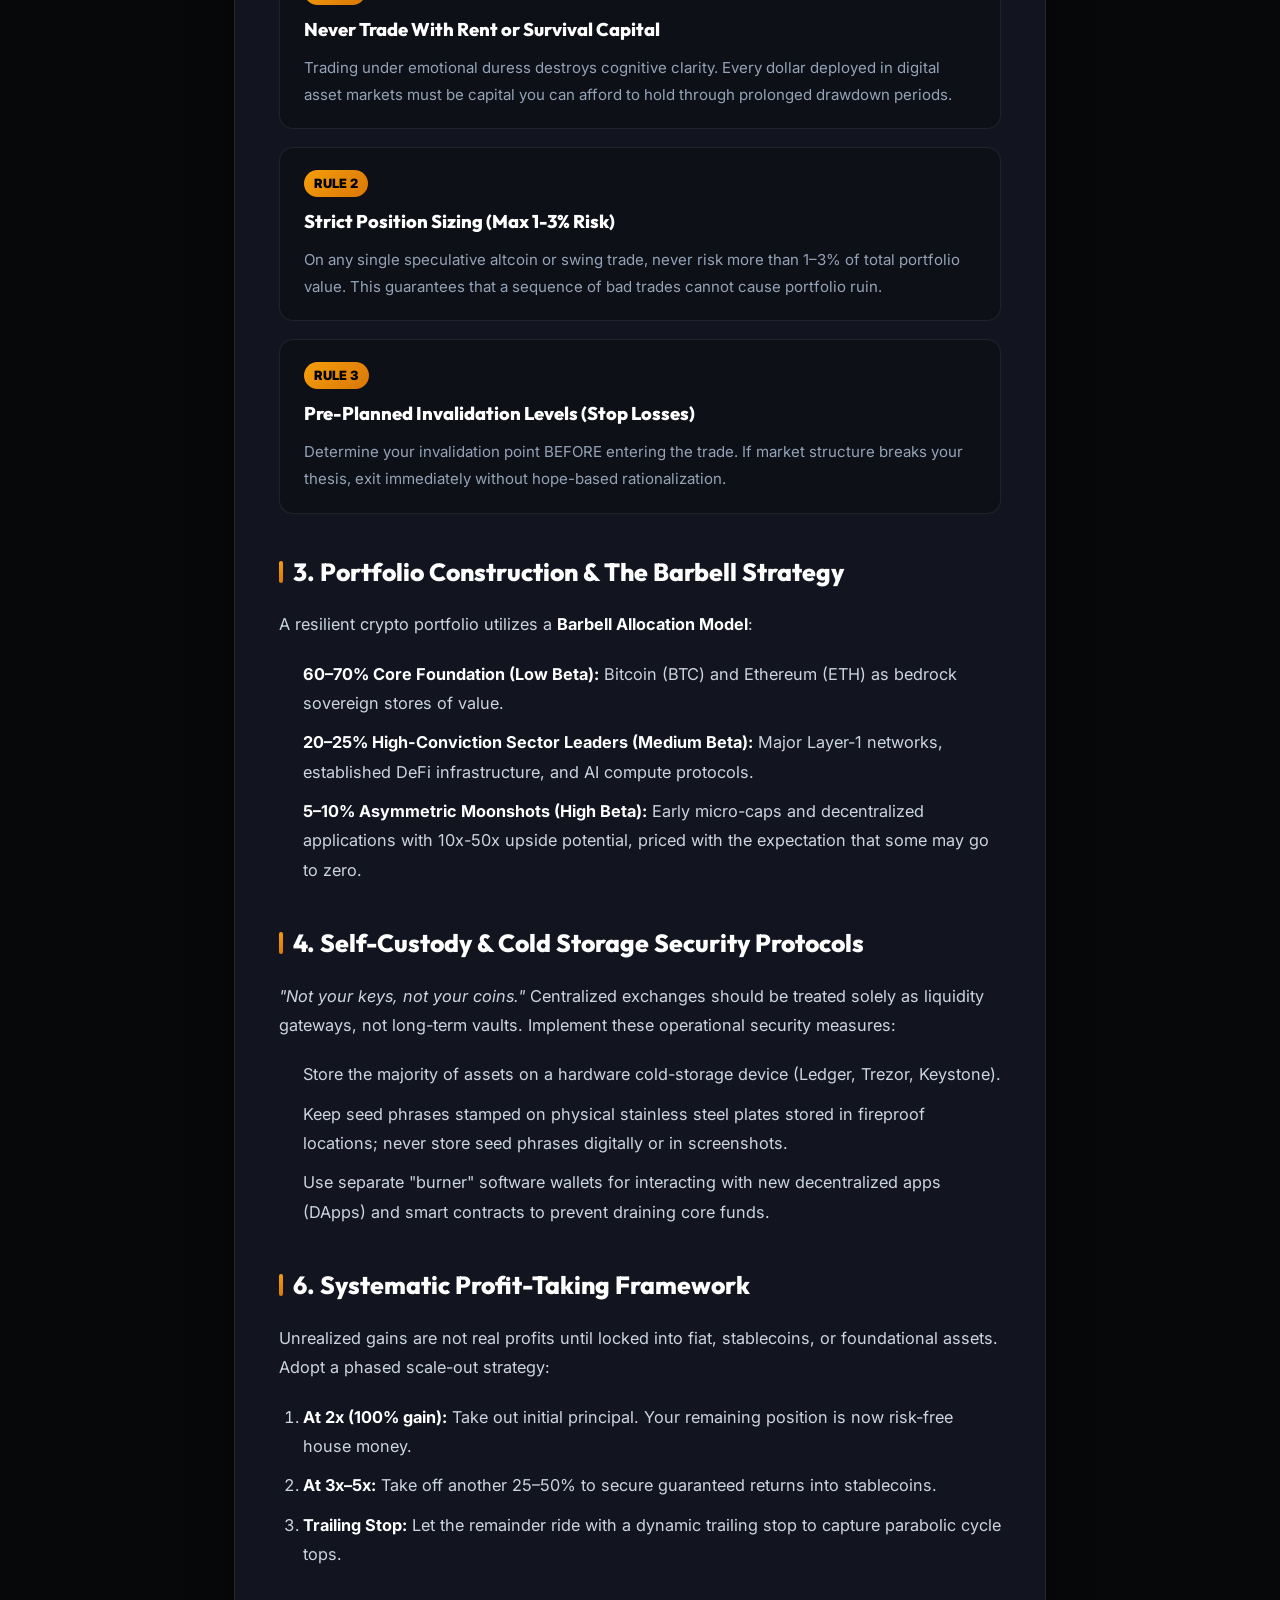
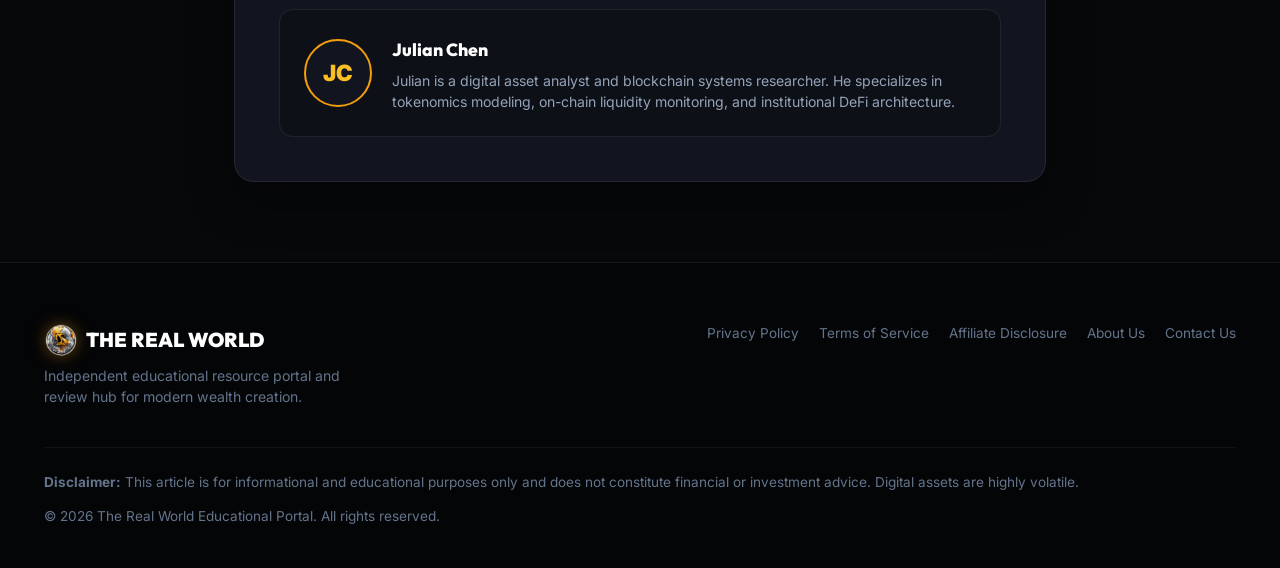
<file: guide-crypto-risk-management.html>
<!DOCTYPE html>
<html lang="en">
<head>
    <meta charset="UTF-8">
    <meta name="viewport" content="width=device-width, initial-scale=1.0">
    <title>Crypto Risk Management & Market Cycles (2026 Edition) | The Real World Portal</title>
    <meta name="description" content="Master cryptocurrency market cycles, portfolio risk management, cold storage security, and decentralized finance fundamentals with actionable rules.">
    <link rel="icon" type="image/png" href="favicon.png">
    
    <!-- Google Fonts -->
    <link rel="preconnect" href="https://fonts.googleapis.com">
    <link rel="preconnect" href="https://fonts.gstatic.com" crossorigin>
    <link href="https://fonts.googleapis.com/css2?family=Outfit:wght@400;500;600;700;800;900&family=Inter:wght@300;400;500;600;700&display=swap" rel="stylesheet">
    
    <link rel="stylesheet" href="styles.css">
</head>
<body>

    <!-- NAVIGATION HEADER -->
    <header class="site-header">
        <div class="container nav-container">
            <a href="index.html" class="brand-logo">
                <img src="logo.png" alt="The Real World Logo" class="brand-logo-img">
                <span class="logo-text">THE REAL WORLD <span class="badge-v2">2.0</span></span>
            </a>

            <nav class="nav-links">
                <a href="index.html" class="nav-link">Home</a>
                <a href="guides.html" class="nav-link nav-link-highlight active">
                    <span>Guides</span>
                    <span class="nav-badge-pill">Library</span>
                </a>
                <a href="about.html" class="nav-link">About Us</a>
                <a href="contact.html" class="nav-link">Contact</a>
            </nav>

            <div class="nav-actions">
                <a href="https://jointherealworld.com/a/qmHjdpp6" target="_blank" rel="noopener" class="btn-primary-nav cta-affiliate-link">Join The Real World</a>
            </div>
        </div>
    </header>

    <main class="article-wrapper">
        <nav class="breadcrumb-nav" aria-label="Breadcrumb">
            <a href="index.html">Home</a>
            <span>/</span>
            <a href="guides.html">Guides</a>
            <span>/</span>
            <span>Cryptocurrency</span>
        </nav>

        <header class="article-hero-header">
            <span class="guide-category-tag">Crypto & DeFi</span>
            <h1 class="page-main-title">Crypto & Decentralized Finance: Risk Management and Market Cycles</h1>
            
            <div class="article-meta-bar">
                <div class="article-author-info">
                    <span>✍️ Written by Julian Chen</span>
                </div>
                <span>•</span>
                <span>📅 Updated September 2026</span>
                <span>•</span>
                <span>⏱️ 12 Min Read</span>
            </div>
        </header>

        <article class="article-body-content">
            <div class="takeaway-card">
                <h4>⚡ Key Takeaways</h4>
                <p>
                    Survival is the prerequisite to profitability in digital assets. Successful crypto market participants prioritize capital preservation, adhere strictly to the 4-Year Liquidity Cycle, practice strict position sizing (never risking more than 2-3% on speculative plays), and store primary holdings in cold hardware wallets.
                </p>
            </div>

            <!-- Table of Contents -->
            <div class="toc-box">
                <div class="toc-title">📋 Table of Contents</div>
                <ul class="toc-list">
                    <li><a href="#understanding-cycles">1. Understanding the 4-Year Crypto Liquidity Cycle</a></li>
                    <li><a href="#risk-management-rules">2. The Non-Negotiable Risk Management Rules</a></li>
                    <li><a href="#portfolio-allocation">3. Portfolio Construction & The Barbell Strategy</a></li>
                    <li><a href="#on-chain-security">4. Self-Custody & Cold Storage Security Protocols</a></li>
                    <li><a href="#identifying-narratives">5. Spotting Emerging Market Narratives Early</a></li>
                    <li><a href="#profit-taking-framework">6. Systematic Profit-Taking Framework</a></li>
                </ul>
            </div>

            <h2 id="understanding-cycles">1. Understanding the 4-Year Crypto Liquidity Cycle</h2>
            <p>
                Cryptocurrency markets operate in macroeconomic liquidity cycles driven by the Bitcoin Halving schedule, global M2 money supply fluctuations, and central bank interest rate trajectories.
            </p>
            <p>
                Each cycle consists of four distinct emotional phases: <strong>Accumulation (Depression)</strong>, <strong>Markup (Optimism/Belief)</strong>, <strong>Distribution (Euphoria/Greed)</strong>, and <strong>Markdown (Panic/Capitulation)</strong>. Retail investors consistently lose capital by buying at peak euphoria and capitulating during accumulation. Professional investors do the opposite.
            </p>

            <h2 id="risk-management-rules">2. The Non-Negotiable Risk Management Rules</h2>
            <p>
                Before entering any position, establish rigid operating parameters:
            </p>

            <div class="step-roadmap-box">
                <span class="step-num">RULE 1</span>
                <h4>Never Trade With Rent or Survival Capital</h4>
                <p>
                    Trading under emotional duress destroys cognitive clarity. Every dollar deployed in digital asset markets must be capital you can afford to hold through prolonged drawdown periods.
                </p>
            </div>

            <div class="step-roadmap-box">
                <span class="step-num">RULE 2</span>
                <h4>Strict Position Sizing (Max 1-3% Risk)</h4>
                <p>
                    On any single speculative altcoin or swing trade, never risk more than 1–3% of total portfolio value. This guarantees that a sequence of bad trades cannot cause portfolio ruin.
                </p>
            </div>

            <div class="step-roadmap-box">
                <span class="step-num">RULE 3</span>
                <h4>Pre-Planned Invalidation Levels (Stop Losses)</h4>
                <p>
                    Determine your invalidation point BEFORE entering the trade. If market structure breaks your thesis, exit immediately without hope-based rationalization.
                </p>
            </div>

            <h2 id="portfolio-allocation">3. Portfolio Construction & The Barbell Strategy</h2>
            <p>
                A resilient crypto portfolio utilizes a <strong>Barbell Allocation Model</strong>:
            </p>
            <ul>
                <li><strong>60–70% Core Foundation (Low Beta):</strong> Bitcoin (BTC) and Ethereum (ETH) as bedrock sovereign stores of value.</li>
                <li><strong>20–25% High-Conviction Sector Leaders (Medium Beta):</strong> Major Layer-1 networks, established DeFi infrastructure, and AI compute protocols.</li>
                <li><strong>5–10% Asymmetric Moonshots (High Beta):</strong> Early micro-caps and decentralized applications with 10x-50x upside potential, priced with the expectation that some may go to zero.</li>
            </ul>

            <h2 id="on-chain-security">4. Self-Custody & Cold Storage Security Protocols</h2>
            <p>
                <em>"Not your keys, not your coins."</em> Centralized exchanges should be treated solely as liquidity gateways, not long-term vaults. Implement these operational security measures:
            </p>
            <ul>
                <li>Store the majority of assets on a hardware cold-storage device (Ledger, Trezor, Keystone).</li>
                <li>Keep seed phrases stamped on physical stainless steel plates stored in fireproof locations; never store seed phrases digitally or in screenshots.</li>
                <li>Use separate "burner" software wallets for interacting with new decentralized apps (DApps) and smart contracts to prevent draining core funds.</li>
            </ul>

            <h2 id="profit-taking-framework">6. Systematic Profit-Taking Framework</h2>
            <p>
                Unrealized gains are not real profits until locked into fiat, stablecoins, or foundational assets. Adopt a phased scale-out strategy:
            </p>
            <ol>
                <li><strong>At 2x (100% gain):</strong> Take out initial principal. Your remaining position is now risk-free house money.</li>
                <li><strong>At 3x–5x:</strong> Take off another 25–50% to secure guaranteed returns into stablecoins.</li>
                <li><strong>Trailing Stop:</strong> Let the remainder ride with a dynamic trailing stop to capture parabolic cycle tops.</li>
            </ol>

            <div class="author-profile-box">
                <div class="author-avatar-img">JC</div>
                <div class="author-bio-content">
                    <h4>Julian Chen</h4>
                    <p>Julian is a digital asset analyst and blockchain systems researcher. He specializes in tokenomics modeling, on-chain liquidity monitoring, and institutional DeFi architecture.</p>
                </div>
            </div>
        </article>
    </main>

    <!-- FOOTER -->
    <footer class="site-footer">
        <div class="container">
            <div class="footer-top">
                <div class="footer-brand">
                    <div class="footer-logo">
                        <img src="logo.png" alt="The Real World Logo" class="brand-logo-img">
                        <span>THE REAL WORLD</span>
                    </div>
                    <p class="footer-tagline">
                        Independent educational resource portal and review hub for modern wealth creation.
                    </p>
                </div>
                <div class="footer-links">
                    <a href="privacy-policy.html">Privacy Policy</a>
                    <a href="terms.html">Terms of Service</a>
                    <a href="affiliate-disclosure.html">Affiliate Disclosure</a>
                    <a href="about.html">About Us</a>
                    <a href="contact.html">Contact Us</a>
                </div>
            </div>

            <div class="footer-disclaimer">
                <p>
                    <strong>Disclaimer:</strong> This article is for informational and educational purposes only and does not constitute financial or investment advice. Digital assets are highly volatile.
                </p>
                <p>
                    © 2026 The Real World Educational Portal. All rights reserved.
                </p>
            </div>
        </div>
    </footer>

</body>
</html>
</file>
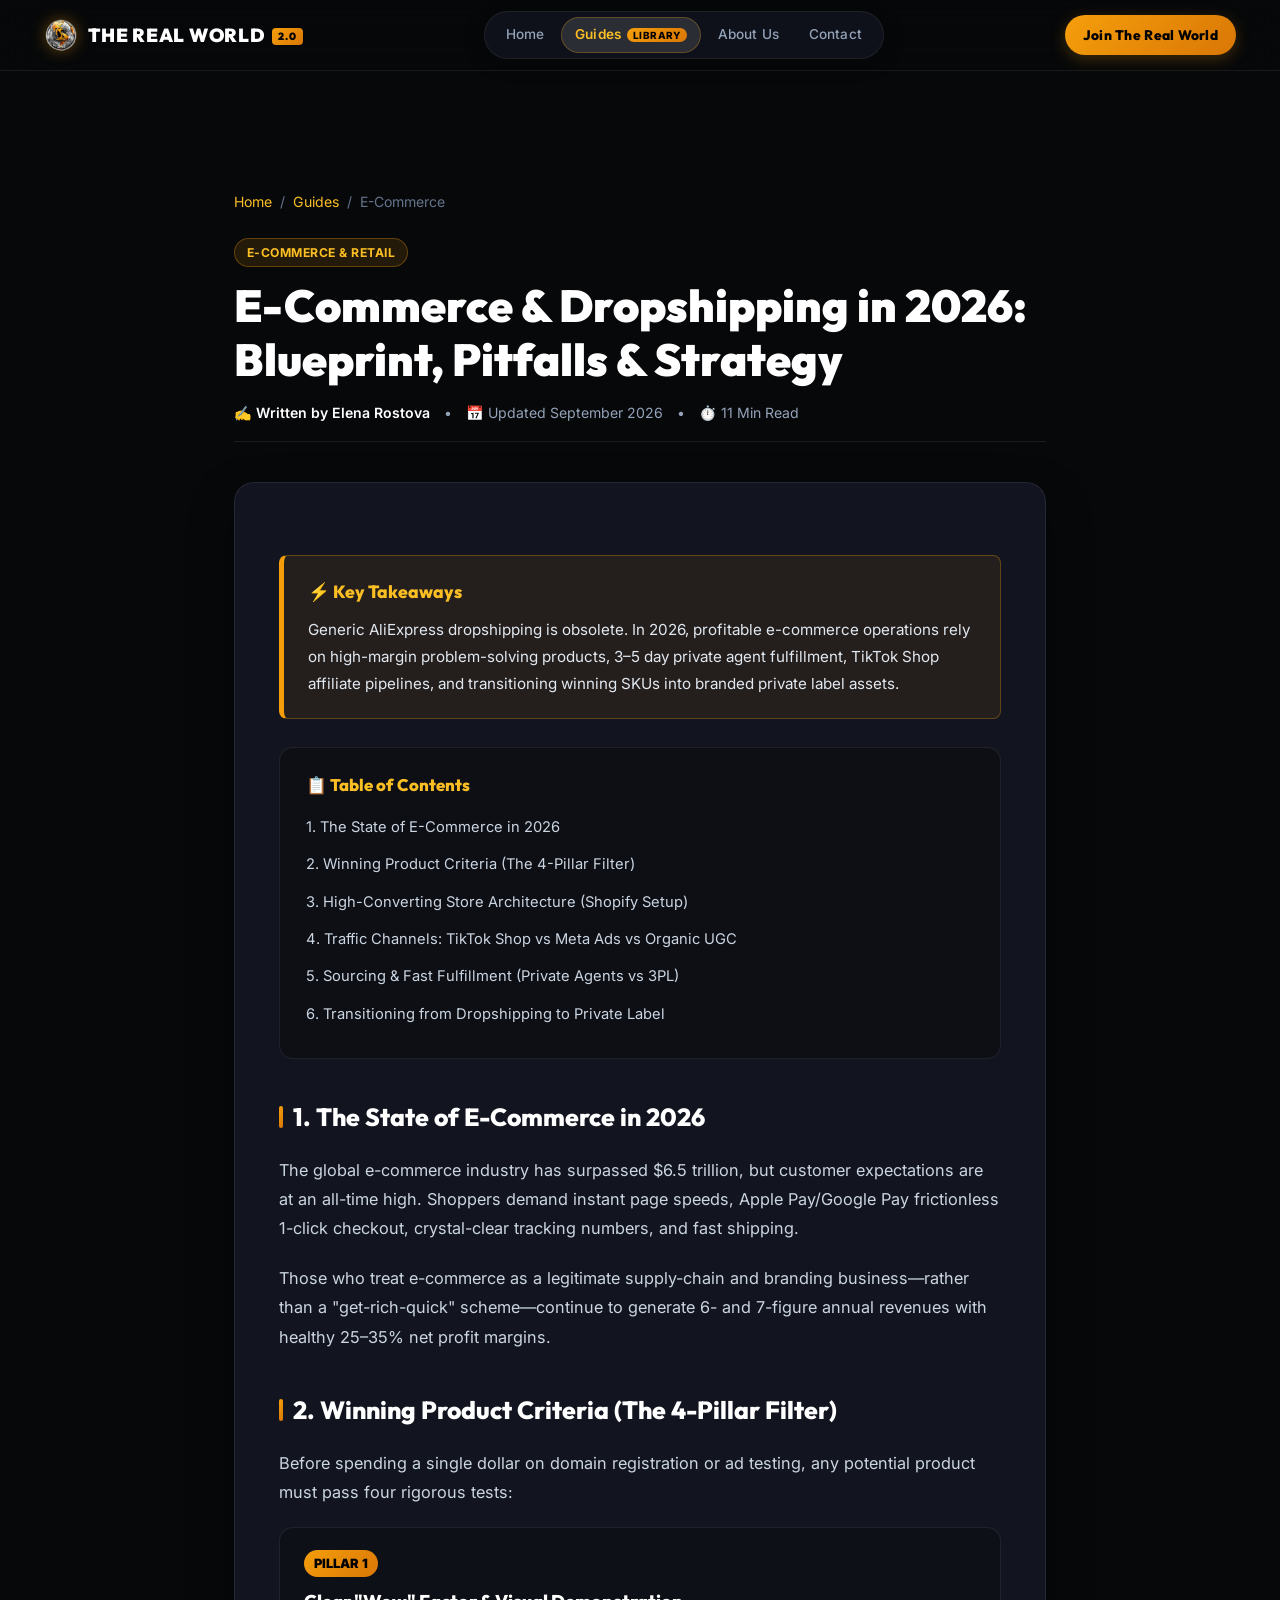
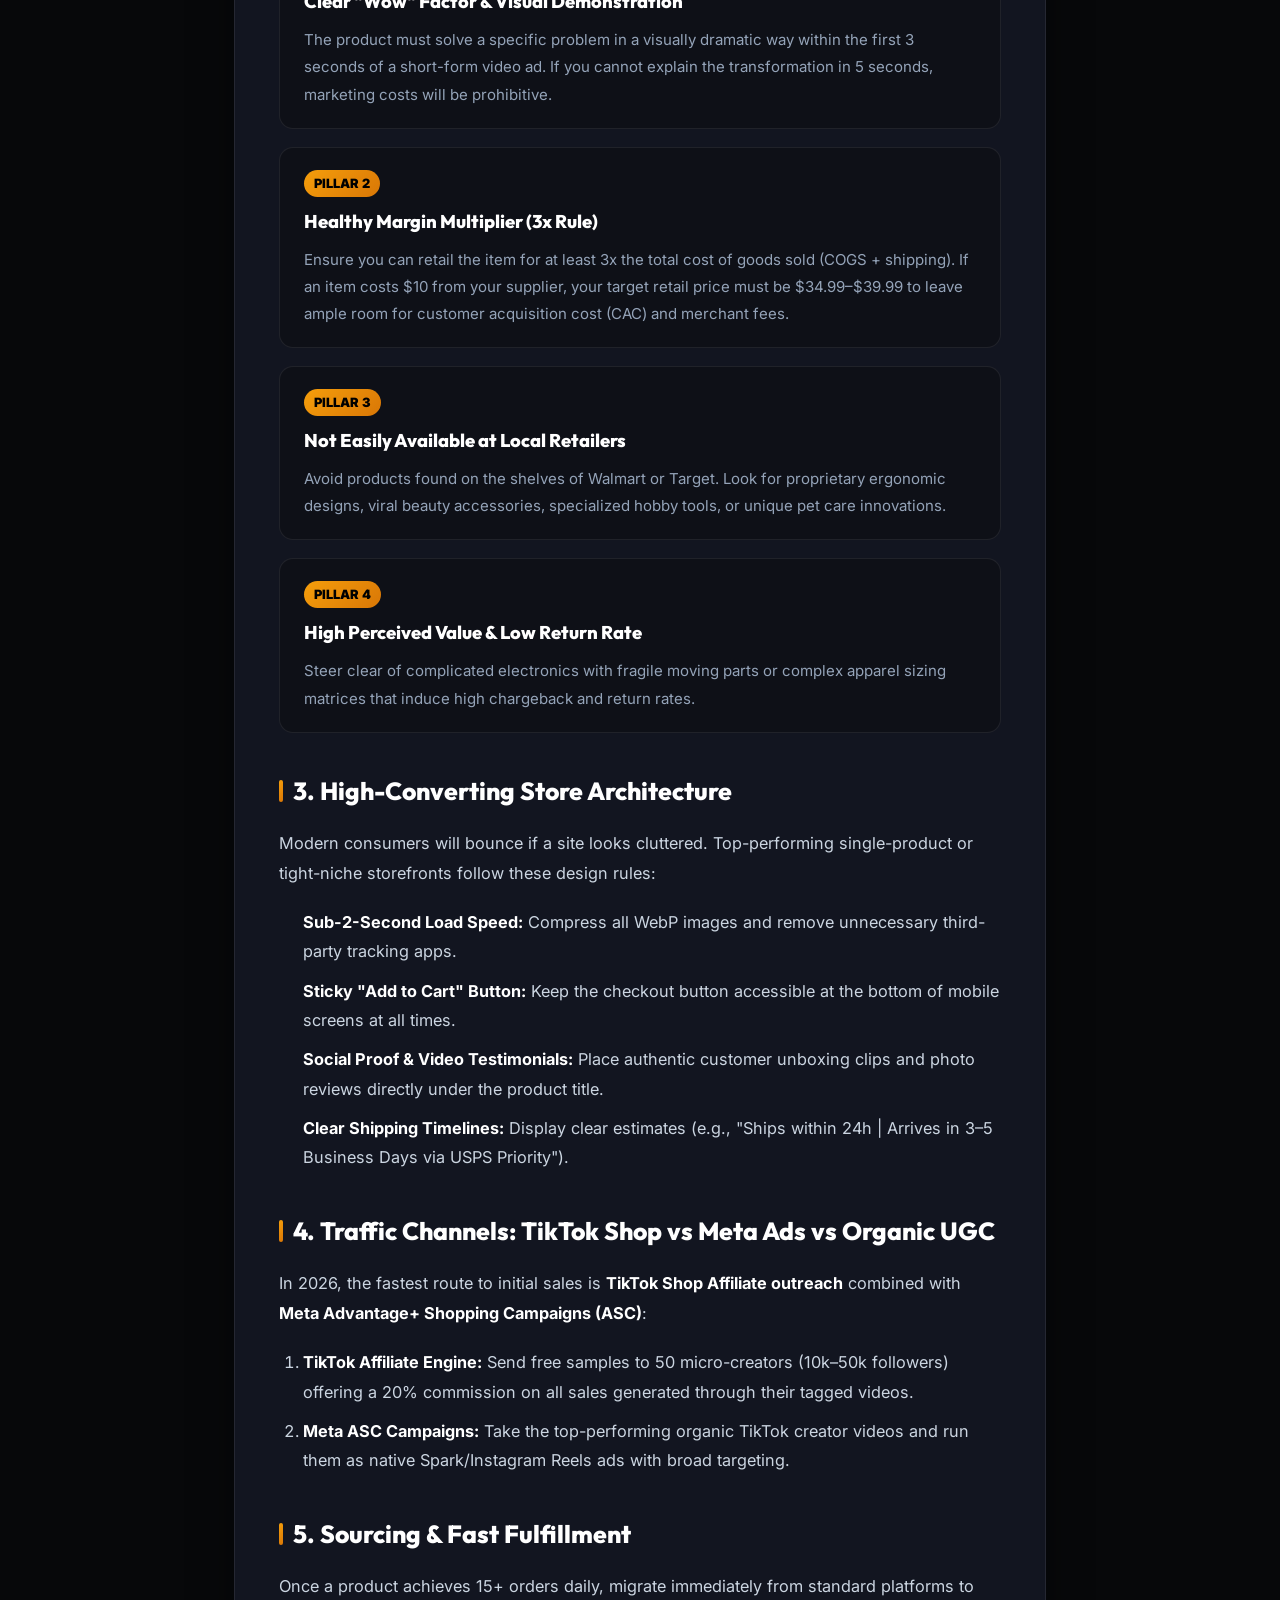
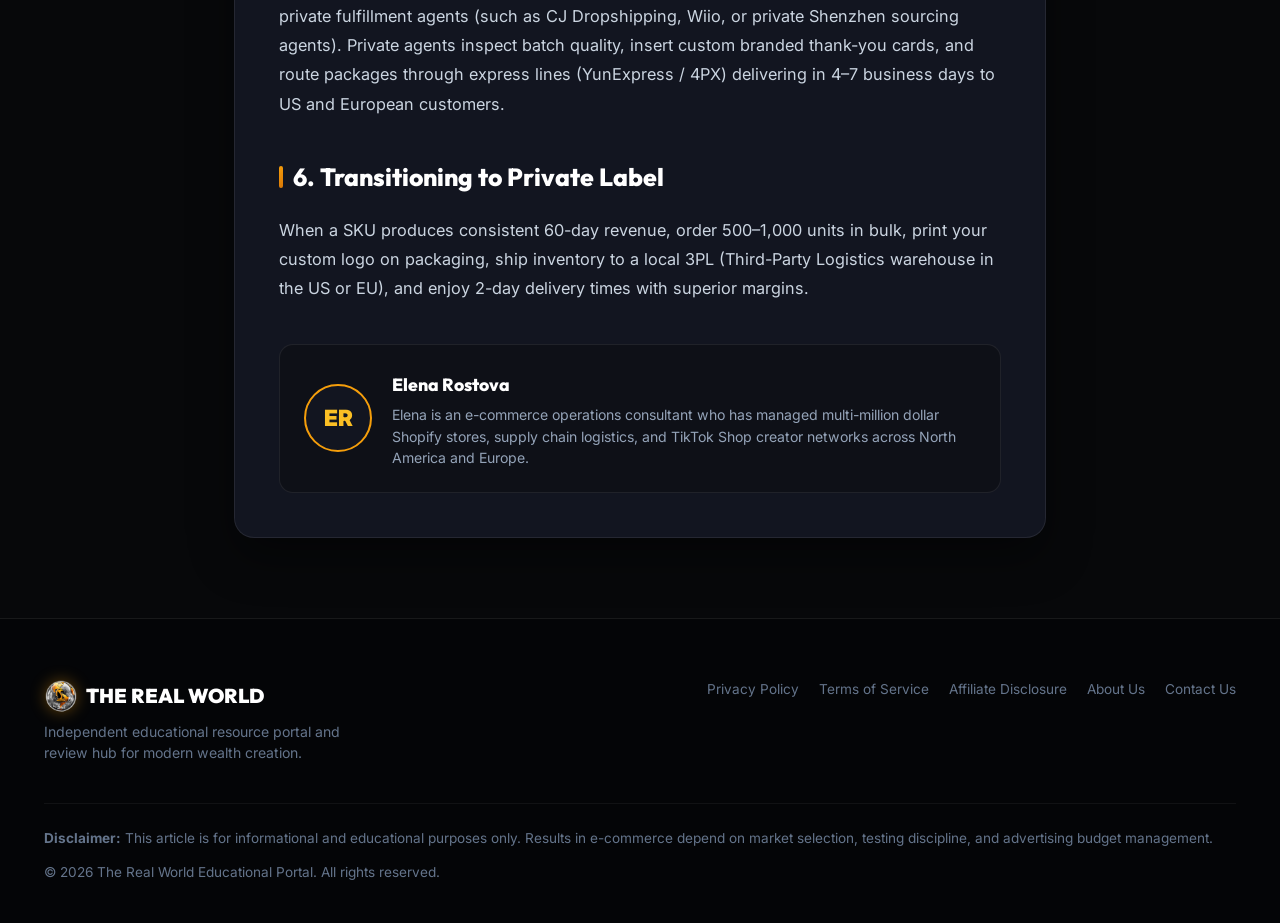
<file: guide-ecommerce-dropshipping-roadmap.html>
<!DOCTYPE html>
<html lang="en">
<head>
    <meta charset="UTF-8">
    <meta name="viewport" content="width=device-width, initial-scale=1.0">
    <title>E-Commerce & Dropshipping in 2026: The Complete Execution Blueprint | The Real World Portal</title>
    <meta name="description" content="In-depth guide to modern e-commerce and dropshipping in 2026. Learn product research, supplier vetting, TikTok Shop & Meta ads, and private labeling.">
    <link rel="icon" type="image/png" href="favicon.png">
    
    <!-- Google Fonts -->
    <link rel="preconnect" href="https://fonts.googleapis.com">
    <link rel="preconnect" href="https://fonts.gstatic.com" crossorigin>
    <link href="https://fonts.googleapis.com/css2?family=Outfit:wght@400;500;600;700;800;900&family=Inter:wght@300;400;500;600;700&display=swap" rel="stylesheet">
    
    <link rel="stylesheet" href="styles.css">
</head>
<body>

    <!-- NAVIGATION HEADER -->
    <header class="site-header">
        <div class="container nav-container">
            <a href="index.html" class="brand-logo">
                <img src="logo.png" alt="The Real World Logo" class="brand-logo-img">
                <span class="logo-text">THE REAL WORLD <span class="badge-v2">2.0</span></span>
            </a>

            <nav class="nav-links">
                <a href="index.html" class="nav-link">Home</a>
                <a href="guides.html" class="nav-link nav-link-highlight active">
                    <span>Guides</span>
                    <span class="nav-badge-pill">Library</span>
                </a>
                <a href="about.html" class="nav-link">About Us</a>
                <a href="contact.html" class="nav-link">Contact</a>
            </nav>

            <div class="nav-actions">
                <a href="https://jointherealworld.com/a/qmHjdpp6" target="_blank" rel="noopener" class="btn-primary-nav cta-affiliate-link">Join The Real World</a>
            </div>
        </div>
    </header>

    <main class="article-wrapper">
        <nav class="breadcrumb-nav" aria-label="Breadcrumb">
            <a href="index.html">Home</a>
            <span>/</span>
            <a href="guides.html">Guides</a>
            <span>/</span>
            <span>E-Commerce</span>
        </nav>

        <header class="article-hero-header">
            <span class="guide-category-tag">E-Commerce & Retail</span>
            <h1 class="page-main-title">E-Commerce & Dropshipping in 2026: Blueprint, Pitfalls & Strategy</h1>
            
            <div class="article-meta-bar">
                <div class="article-author-info">
                    <span>✍️ Written by Elena Rostova</span>
                </div>
                <span>•</span>
                <span>📅 Updated September 2026</span>
                <span>•</span>
                <span>⏱️ 11 Min Read</span>
            </div>
        </header>

        <article class="article-body-content">
            <div class="takeaway-card">
                <h4>⚡ Key Takeaways</h4>
                <p>
                    Generic AliExpress dropshipping is obsolete. In 2026, profitable e-commerce operations rely on high-margin problem-solving products, 3–5 day private agent fulfillment, TikTok Shop affiliate pipelines, and transitioning winning SKUs into branded private label assets.
                </p>
            </div>

            <!-- Table of Contents -->
            <div class="toc-box">
                <div class="toc-title">📋 Table of Contents</div>
                <ul class="toc-list">
                    <li><a href="#state-of-ecommerce">1. The State of E-Commerce in 2026</a></li>
                    <li><a href="#product-selection">2. Winning Product Criteria (The 4-Pillar Filter)</a></li>
                    <li><a href="#store-design">3. High-Converting Store Architecture (Shopify Setup)</a></li>
                    <li><a href="#traffic-channels">4. Traffic Channels: TikTok Shop vs Meta Ads vs Organic UGC</a></li>
                    <li><a href="#supply-chain">5. Sourcing & Fast Fulfillment (Private Agents vs 3PL)</a></li>
                    <li><a href="#scaling-brand">6. Transitioning from Dropshipping to Private Label</a></li>
                </ul>
            </div>

            <h2 id="state-of-ecommerce">1. The State of E-Commerce in 2026</h2>
            <p>
                The global e-commerce industry has surpassed $6.5 trillion, but customer expectations are at an all-time high. Shoppers demand instant page speeds, Apple Pay/Google Pay frictionless 1-click checkout, crystal-clear tracking numbers, and fast shipping.
            </p>
            <p>
                Those who treat e-commerce as a legitimate supply-chain and branding business—rather than a "get-rich-quick" scheme—continue to generate 6- and 7-figure annual revenues with healthy 25–35% net profit margins.
            </p>

            <h2 id="product-selection">2. Winning Product Criteria (The 4-Pillar Filter)</h2>
            <p>
                Before spending a single dollar on domain registration or ad testing, any potential product must pass four rigorous tests:
            </p>

            <div class="step-roadmap-box">
                <span class="step-num">PILLAR 1</span>
                <h4>Clear "Wow" Factor & Visual Demonstration</h4>
                <p>
                    The product must solve a specific problem in a visually dramatic way within the first 3 seconds of a short-form video ad. If you cannot explain the transformation in 5 seconds, marketing costs will be prohibitive.
                </p>
            </div>

            <div class="step-roadmap-box">
                <span class="step-num">PILLAR 2</span>
                <h4>Healthy Margin Multiplier (3x Rule)</h4>
                <p>
                    Ensure you can retail the item for at least 3x the total cost of goods sold (COGS + shipping). If an item costs $10 from your supplier, your target retail price must be $34.99–$39.99 to leave ample room for customer acquisition cost (CAC) and merchant fees.
                </p>
            </div>

            <div class="step-roadmap-box">
                <span class="step-num">PILLAR 3</span>
                <h4>Not Easily Available at Local Retailers</h4>
                <p>
                    Avoid products found on the shelves of Walmart or Target. Look for proprietary ergonomic designs, viral beauty accessories, specialized hobby tools, or unique pet care innovations.
                </p>
            </div>

            <div class="step-roadmap-box">
                <span class="step-num">PILLAR 4</span>
                <h4>High Perceived Value & Low Return Rate</h4>
                <p>
                    Steer clear of complicated electronics with fragile moving parts or complex apparel sizing matrices that induce high chargeback and return rates.
                </p>
            </div>

            <h2 id="store-design">3. High-Converting Store Architecture</h2>
            <p>
                Modern consumers will bounce if a site looks cluttered. Top-performing single-product or tight-niche storefronts follow these design rules:
            </p>
            <ul>
                <li><strong>Sub-2-Second Load Speed:</strong> Compress all WebP images and remove unnecessary third-party tracking apps.</li>
                <li><strong>Sticky "Add to Cart" Button:</strong> Keep the checkout button accessible at the bottom of mobile screens at all times.</li>
                <li><strong>Social Proof & Video Testimonials:</strong> Place authentic customer unboxing clips and photo reviews directly under the product title.</li>
                <li><strong>Clear Shipping Timelines:</strong> Display clear estimates (e.g., "Ships within 24h | Arrives in 3–5 Business Days via USPS Priority").</li>
            </ul>

            <h2 id="traffic-channels">4. Traffic Channels: TikTok Shop vs Meta Ads vs Organic UGC</h2>
            <p>
                In 2026, the fastest route to initial sales is <strong>TikTok Shop Affiliate outreach</strong> combined with <strong>Meta Advantage+ Shopping Campaigns (ASC)</strong>:
            </p>
            <ol>
                <li><strong>TikTok Affiliate Engine:</strong> Send free samples to 50 micro-creators (10k–50k followers) offering a 20% commission on all sales generated through their tagged videos.</li>
                <li><strong>Meta ASC Campaigns:</strong> Take the top-performing organic TikTok creator videos and run them as native Spark/Instagram Reels ads with broad targeting.</li>
            </ol>

            <h2 id="supply-chain">5. Sourcing & Fast Fulfillment</h2>
            <p>
                Once a product achieves 15+ orders daily, migrate immediately from standard platforms to private fulfillment agents (such as CJ Dropshipping, Wiio, or private Shenzhen sourcing agents). Private agents inspect batch quality, insert custom branded thank-you cards, and route packages through express lines (YunExpress / 4PX) delivering in 4–7 business days to US and European customers.
            </p>

            <h2 id="scaling-brand">6. Transitioning to Private Label</h2>
            <p>
                When a SKU produces consistent 60-day revenue, order 500–1,000 units in bulk, print your custom logo on packaging, ship inventory to a local 3PL (Third-Party Logistics warehouse in the US or EU), and enjoy 2-day delivery times with superior margins.
            </p>

            <div class="author-profile-box">
                <div class="author-avatar-img">ER</div>
                <div class="author-bio-content">
                    <h4>Elena Rostova</h4>
                    <p>Elena is an e-commerce operations consultant who has managed multi-million dollar Shopify stores, supply chain logistics, and TikTok Shop creator networks across North America and Europe.</p>
                </div>
            </div>
        </article>
    </main>

    <!-- FOOTER -->
    <footer class="site-footer">
        <div class="container">
            <div class="footer-top">
                <div class="footer-brand">
                    <div class="footer-logo">
                        <img src="logo.png" alt="The Real World Logo" class="brand-logo-img">
                        <span>THE REAL WORLD</span>
                    </div>
                    <p class="footer-tagline">
                        Independent educational resource portal and review hub for modern wealth creation.
                    </p>
                </div>
                <div class="footer-links">
                    <a href="privacy-policy.html">Privacy Policy</a>
                    <a href="terms.html">Terms of Service</a>
                    <a href="affiliate-disclosure.html">Affiliate Disclosure</a>
                    <a href="about.html">About Us</a>
                    <a href="contact.html">Contact Us</a>
                </div>
            </div>

            <div class="footer-disclaimer">
                <p>
                    <strong>Disclaimer:</strong> This article is for informational and educational purposes only. Results in e-commerce depend on market selection, testing discipline, and advertising budget management.
                </p>
                <p>
                    © 2026 The Real World Educational Portal. All rights reserved.
                </p>
            </div>
        </div>
    </footer>

</body>
</html>
</file>
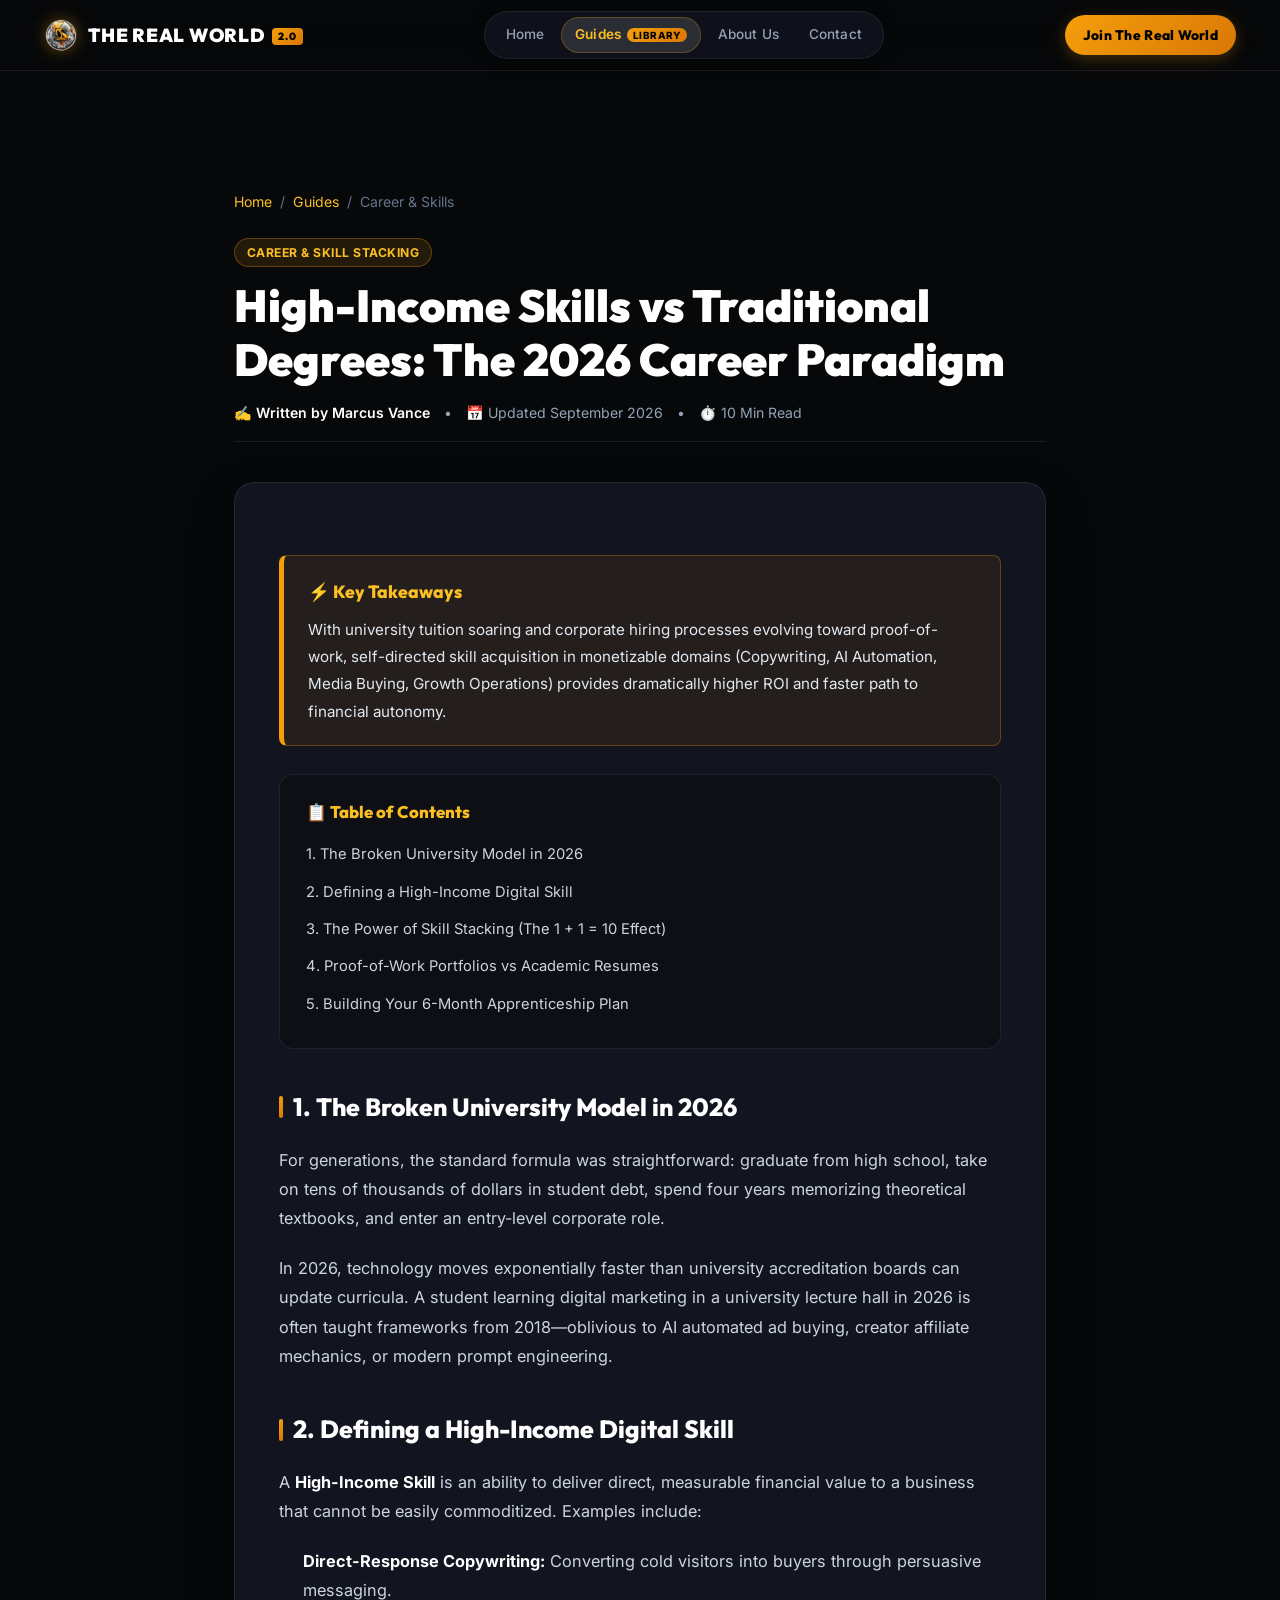
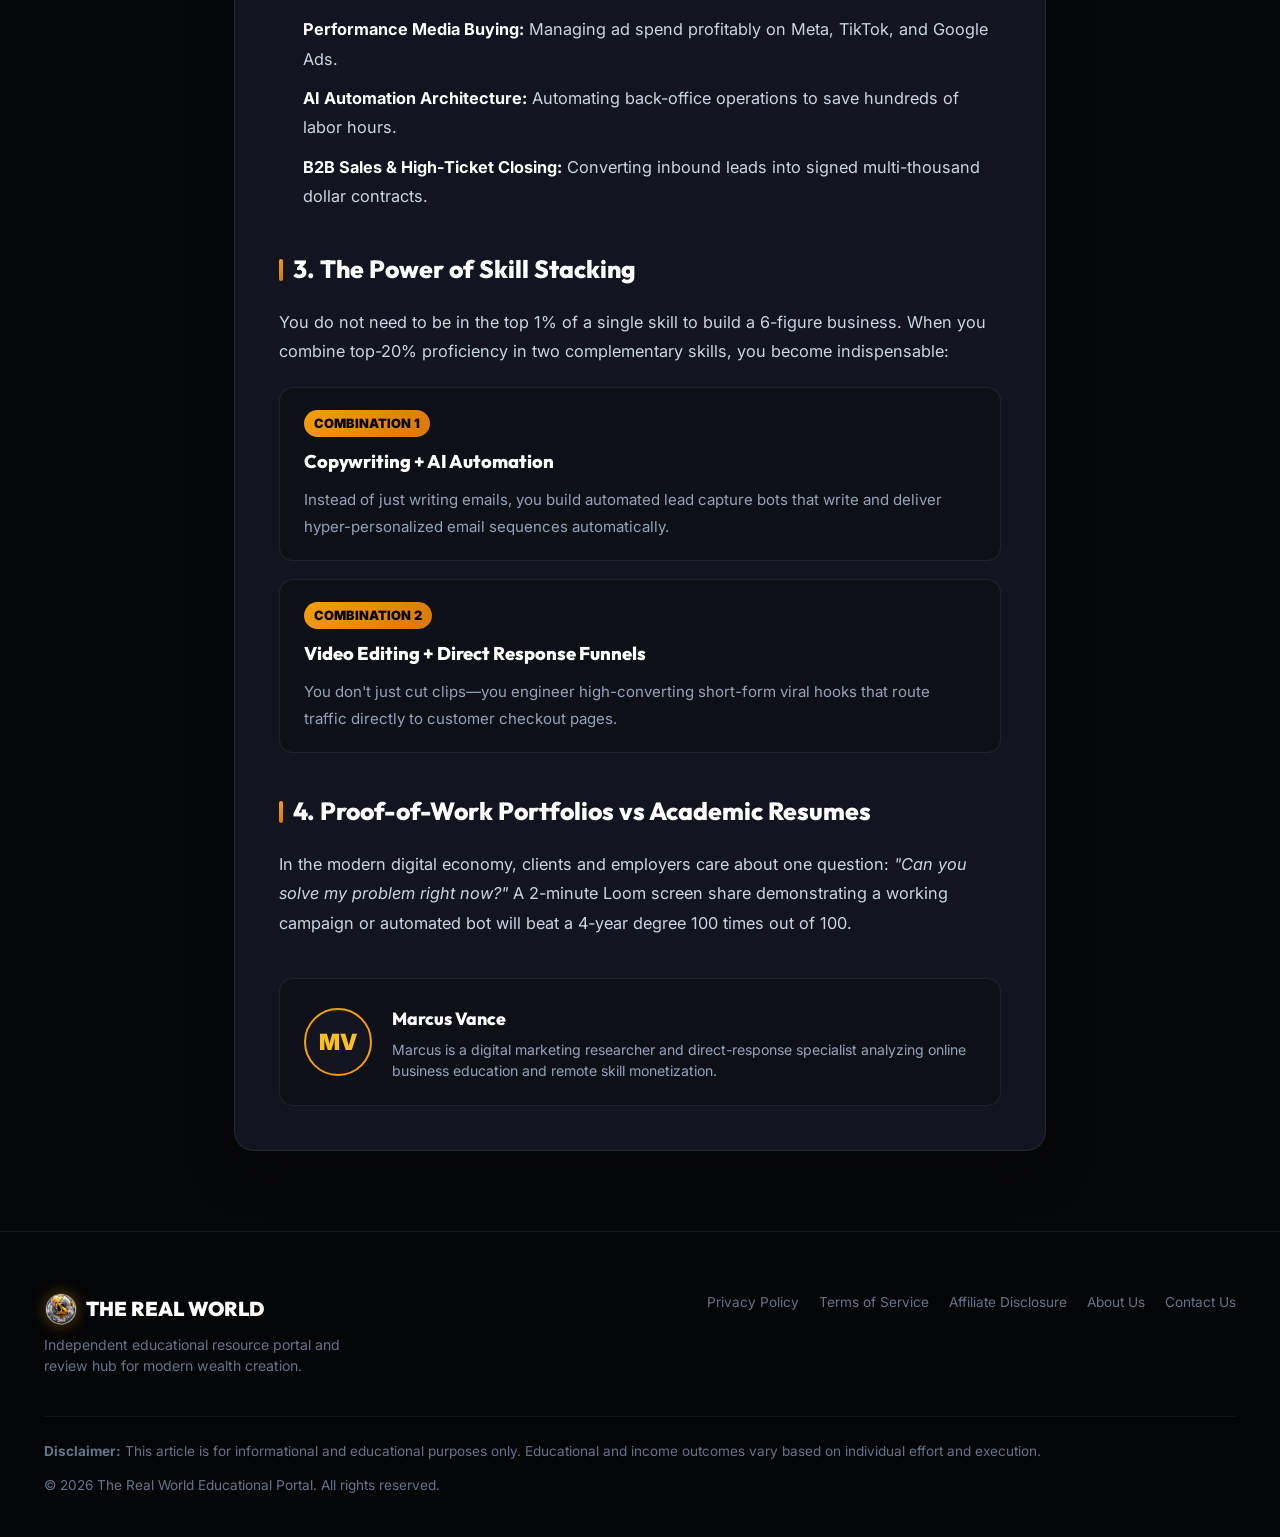
<file: guide-remote-freelancing-skills.html>
<!DOCTYPE html>
<html lang="en">
<head>
    <meta charset="UTF-8">
    <meta name="viewport" content="width=device-width, initial-scale=1.0">
    <title>High-Income Skills vs Traditional Degrees: The 2026 Paradigm | The Real World Portal</title>
    <meta name="description" content="Why specialized high-income digital skills outperform traditional university degrees in ROI, speed to income, and location independence in 2026.">
    <link rel="icon" type="image/png" href="favicon.png">
    
    <!-- Google Fonts -->
    <link rel="preconnect" href="https://fonts.googleapis.com">
    <link rel="preconnect" href="https://fonts.gstatic.com" crossorigin>
    <link href="https://fonts.googleapis.com/css2?family=Outfit:wght@400;500;600;700;800;900&family=Inter:wght@300;400;500;600;700&display=swap" rel="stylesheet">
    
    <link rel="stylesheet" href="styles.css">
</head>
<body>

    <!-- NAVIGATION HEADER -->
    <header class="site-header">
        <div class="container nav-container">
            <a href="index.html" class="brand-logo">
                <img src="logo.png" alt="The Real World Logo" class="brand-logo-img">
                <span class="logo-text">THE REAL WORLD <span class="badge-v2">2.0</span></span>
            </a>

            <nav class="nav-links">
                <a href="index.html" class="nav-link">Home</a>
                <a href="guides.html" class="nav-link nav-link-highlight active">
                    <span>Guides</span>
                    <span class="nav-badge-pill">Library</span>
                </a>
                <a href="about.html" class="nav-link">About Us</a>
                <a href="contact.html" class="nav-link">Contact</a>
            </nav>

            <div class="nav-actions">
                <a href="https://jointherealworld.com/a/qmHjdpp6" target="_blank" rel="noopener" class="btn-primary-nav cta-affiliate-link">Join The Real World</a>
            </div>
        </div>
    </header>

    <main class="article-wrapper">
        <nav class="breadcrumb-nav" aria-label="Breadcrumb">
            <a href="index.html">Home</a>
            <span>/</span>
            <a href="guides.html">Guides</a>
            <span>/</span>
            <span>Career & Skills</span>
        </nav>

        <header class="article-hero-header">
            <span class="guide-category-tag">Career & Skill Stacking</span>
            <h1 class="page-main-title">High-Income Skills vs Traditional Degrees: The 2026 Career Paradigm</h1>
            
            <div class="article-meta-bar">
                <div class="article-author-info">
                    <span>✍️ Written by Marcus Vance</span>
                </div>
                <span>•</span>
                <span>📅 Updated September 2026</span>
                <span>•</span>
                <span>⏱️ 10 Min Read</span>
            </div>
        </header>

        <article class="article-body-content">
            <div class="takeaway-card">
                <h4>⚡ Key Takeaways</h4>
                <p>
                    With university tuition soaring and corporate hiring processes evolving toward proof-of-work, self-directed skill acquisition in monetizable domains (Copywriting, AI Automation, Media Buying, Growth Operations) provides dramatically higher ROI and faster path to financial autonomy.
                </p>
            </div>

            <!-- Table of Contents -->
            <div class="toc-box">
                <div class="toc-title">📋 Table of Contents</div>
                <ul class="toc-list">
                    <li><a href="#the-education-crisis">1. The Broken University Model in 2026</a></li>
                    <li><a href="#what-is-a-high-income-skill">2. Defining a High-Income Digital Skill</a></li>
                    <li><a href="#skill-stacking">3. The Power of Skill Stacking (The 1 + 1 = 10 Effect)</a></li>
                    <li><a href="#proof-of-work">4. Proof-of-Work Portfolios vs Academic Resumes</a></li>
                    <li><a href="#action-plan">5. Building Your 6-Month Apprenticeship Plan</a></li>
                </ul>
            </div>

            <h2 id="the-education-crisis">1. The Broken University Model in 2026</h2>
            <p>
                For generations, the standard formula was straightforward: graduate from high school, take on tens of thousands of dollars in student debt, spend four years memorizing theoretical textbooks, and enter an entry-level corporate role.
            </p>
            <p>
                In 2026, technology moves exponentially faster than university accreditation boards can update curricula. A student learning digital marketing in a university lecture hall in 2026 is often taught frameworks from 2018—oblivious to AI automated ad buying, creator affiliate mechanics, or modern prompt engineering.
            </p>

            <h2 id="what-is-a-high-income-skill">2. Defining a High-Income Digital Skill</h2>
            <p>
                A <strong>High-Income Skill</strong> is an ability to deliver direct, measurable financial value to a business that cannot be easily commoditized. Examples include:
            </p>
            <ul>
                <li><strong>Direct-Response Copywriting:</strong> Converting cold visitors into buyers through persuasive messaging.</li>
                <li><strong>Performance Media Buying:</strong> Managing ad spend profitably on Meta, TikTok, and Google Ads.</li>
                <li><strong>AI Automation Architecture:</strong> Automating back-office operations to save hundreds of labor hours.</li>
                <li><strong>B2B Sales & High-Ticket Closing:</strong> Converting inbound leads into signed multi-thousand dollar contracts.</li>
            </ul>

            <h2 id="skill-stacking">3. The Power of Skill Stacking</h2>
            <p>
                You do not need to be in the top 1% of a single skill to build a 6-figure business. When you combine top-20% proficiency in two complementary skills, you become indispensable:
            </p>

            <div class="step-roadmap-box">
                <span class="step-num">COMBINATION 1</span>
                <h4>Copywriting + AI Automation</h4>
                <p>
                    Instead of just writing emails, you build automated lead capture bots that write and deliver hyper-personalized email sequences automatically.
                </p>
            </div>

            <div class="step-roadmap-box">
                <span class="step-num">COMBINATION 2</span>
                <h4>Video Editing + Direct Response Funnels</h4>
                <p>
                    You don't just cut clips—you engineer high-converting short-form viral hooks that route traffic directly to customer checkout pages.
                </p>
            </div>

            <h2 id="proof-of-work">4. Proof-of-Work Portfolios vs Academic Resumes</h2>
            <p>
                In the modern digital economy, clients and employers care about one question: <em>"Can you solve my problem right now?"</em> A 2-minute Loom screen share demonstrating a working campaign or automated bot will beat a 4-year degree 100 times out of 100.
            </p>

            <div class="author-profile-box">
                <div class="author-avatar-img">MV</div>
                <div class="author-bio-content">
                    <h4>Marcus Vance</h4>
                    <p>Marcus is a digital marketing researcher and direct-response specialist analyzing online business education and remote skill monetization.</p>
                </div>
            </div>
        </article>
    </main>

    <!-- FOOTER -->
    <footer class="site-footer">
        <div class="container">
            <div class="footer-top">
                <div class="footer-brand">
                    <div class="footer-logo">
                        <img src="logo.png" alt="The Real World Logo" class="brand-logo-img">
                        <span>THE REAL WORLD</span>
                    </div>
                    <p class="footer-tagline">
                        Independent educational resource portal and review hub for modern wealth creation.
                    </p>
                </div>
                <div class="footer-links">
                    <a href="privacy-policy.html">Privacy Policy</a>
                    <a href="terms.html">Terms of Service</a>
                    <a href="affiliate-disclosure.html">Affiliate Disclosure</a>
                    <a href="about.html">About Us</a>
                    <a href="contact.html">Contact Us</a>
                </div>
            </div>

            <div class="footer-disclaimer">
                <p>
                    <strong>Disclaimer:</strong> This article is for informational and educational purposes only. Educational and income outcomes vary based on individual effort and execution.
                </p>
                <p>
                    © 2026 The Real World Educational Portal. All rights reserved.
                </p>
            </div>
        </div>
    </footer>

</body>
</html>
</file>
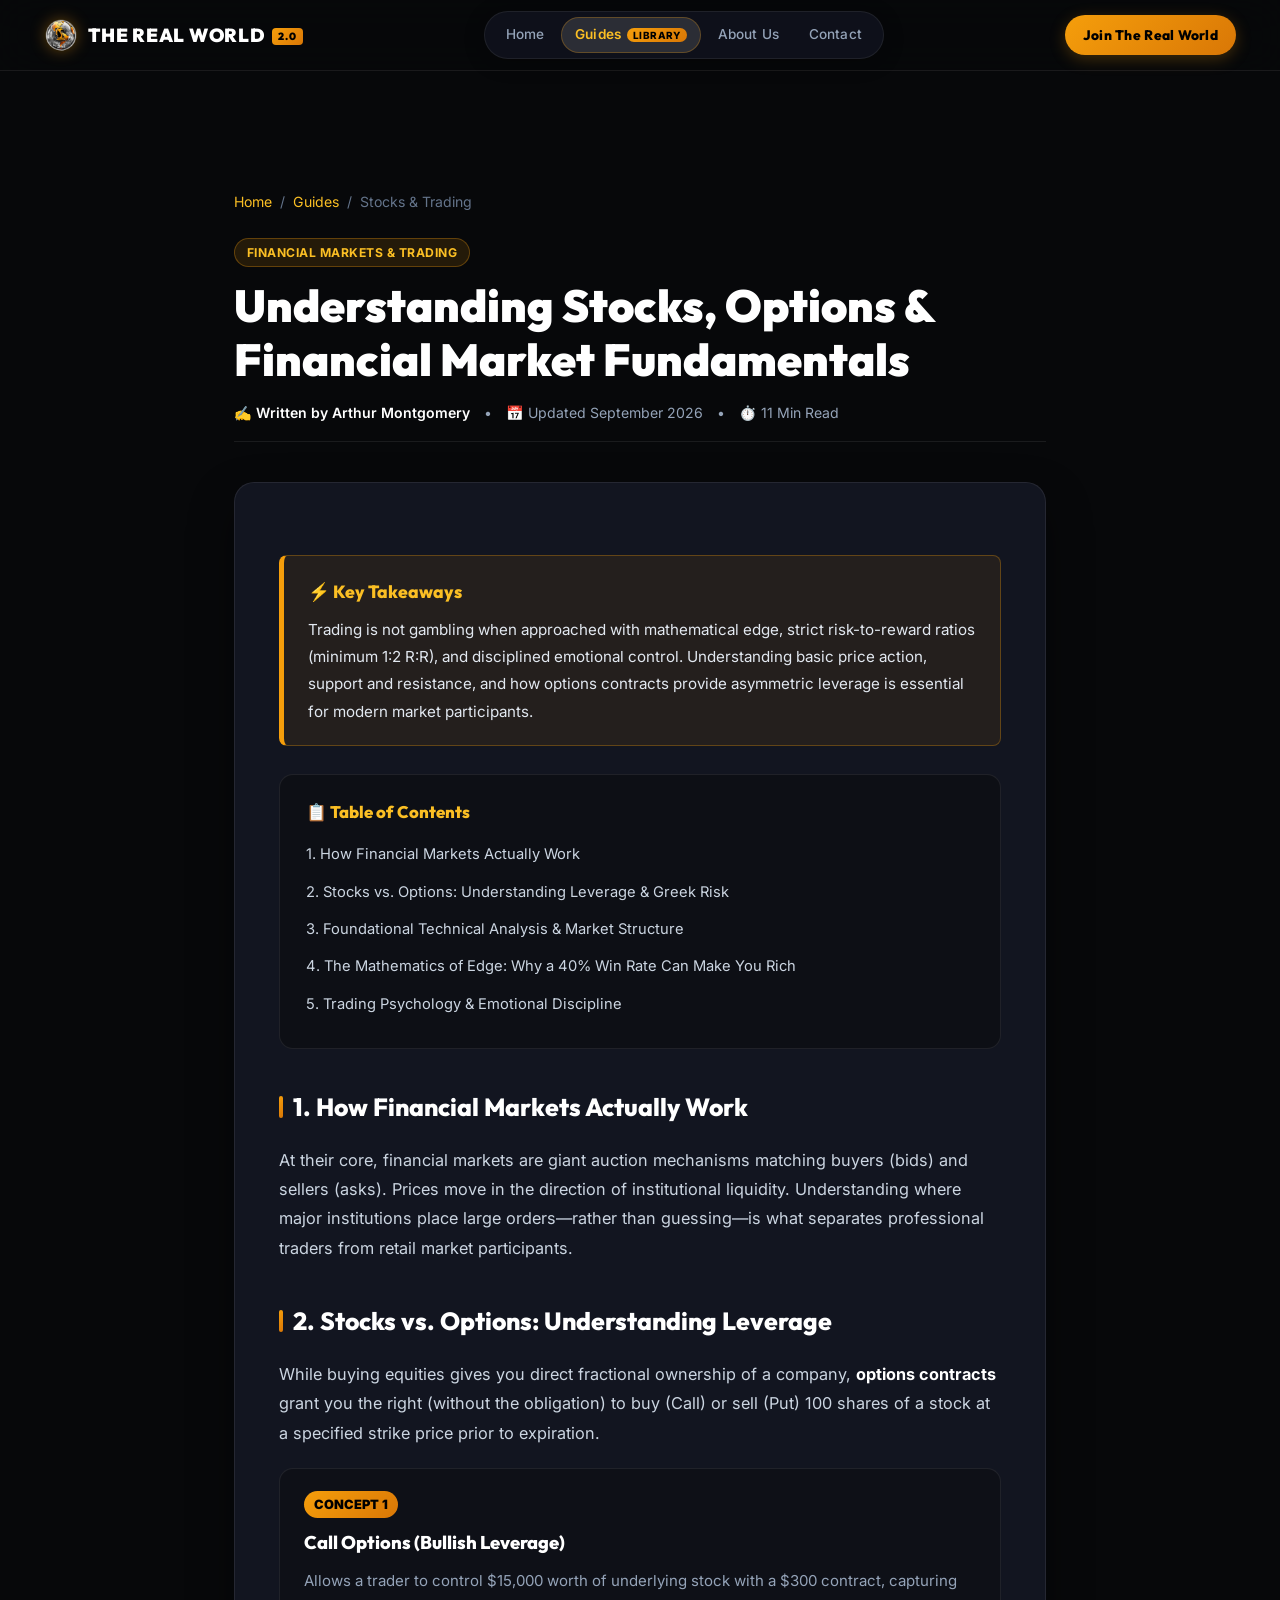
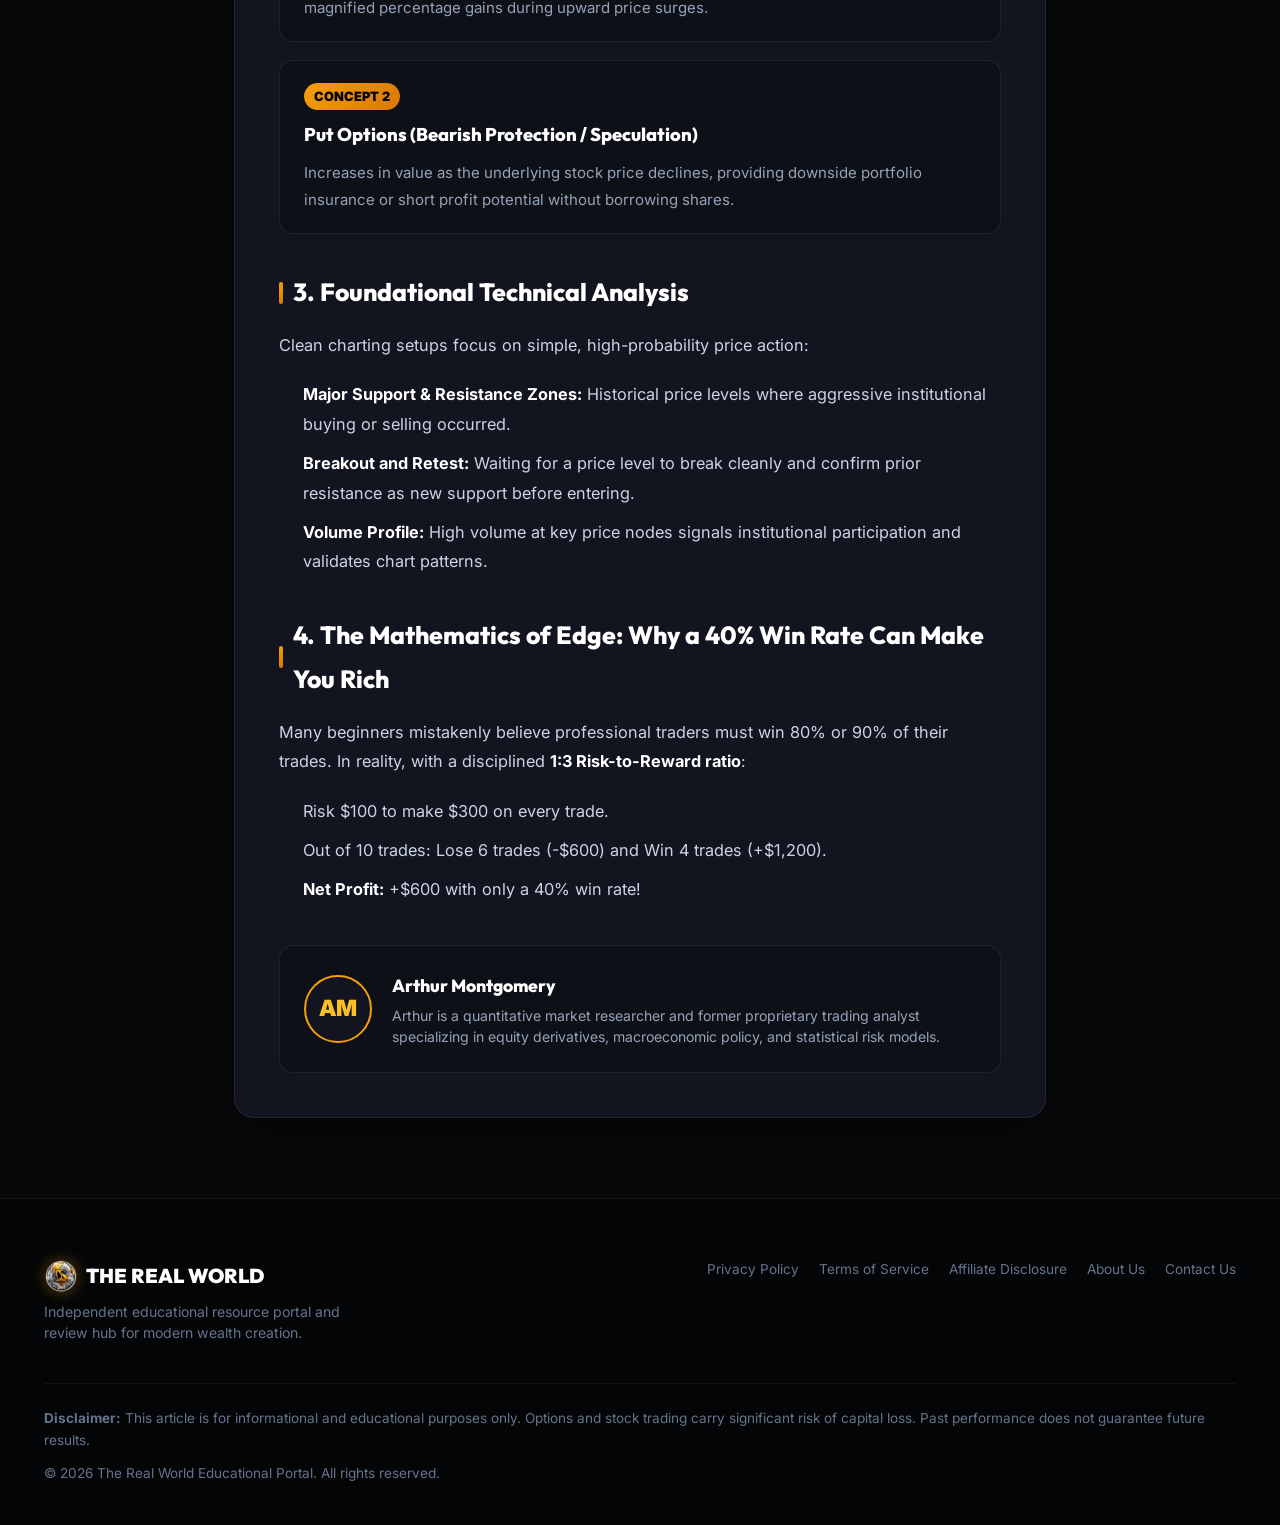
<file: guide-stocks-options-trading-basics.html>
<!DOCTYPE html>
<html lang="en">
<head>
    <meta charset="UTF-8">
    <meta name="viewport" content="width=device-width, initial-scale=1.0">
    <title>Stock & Options Trading Fundamentals for Beginners (2026) | The Real World Portal</title>
    <meta name="description" content="Comprehensive beginner guide to stock and options trading. Learn technical analysis, chart patterns, risk-to-reward ratios, and market fundamentals.">
    <link rel="icon" type="image/png" href="favicon.png">
    
    <!-- Google Fonts -->
    <link rel="preconnect" href="https://fonts.googleapis.com">
    <link rel="preconnect" href="https://fonts.gstatic.com" crossorigin>
    <link href="https://fonts.googleapis.com/css2?family=Outfit:wght@400;500;600;700;800;900&family=Inter:wght@300;400;500;600;700&display=swap" rel="stylesheet">
    
    <link rel="stylesheet" href="styles.css">
</head>
<body>

    <!-- NAVIGATION HEADER -->
    <header class="site-header">
        <div class="container nav-container">
            <a href="index.html" class="brand-logo">
                <img src="logo.png" alt="The Real World Logo" class="brand-logo-img">
                <span class="logo-text">THE REAL WORLD <span class="badge-v2">2.0</span></span>
            </a>

            <nav class="nav-links">
                <a href="index.html" class="nav-link">Home</a>
                <a href="guides.html" class="nav-link nav-link-highlight active">
                    <span>Guides</span>
                    <span class="nav-badge-pill">Library</span>
                </a>
                <a href="about.html" class="nav-link">About Us</a>
                <a href="contact.html" class="nav-link">Contact</a>
            </nav>

            <div class="nav-actions">
                <a href="https://jointherealworld.com/a/qmHjdpp6" target="_blank" rel="noopener" class="btn-primary-nav cta-affiliate-link">Join The Real World</a>
            </div>
        </div>
    </header>

    <main class="article-wrapper">
        <nav class="breadcrumb-nav" aria-label="Breadcrumb">
            <a href="index.html">Home</a>
            <span>/</span>
            <a href="guides.html">Guides</a>
            <span>/</span>
            <span>Stocks & Trading</span>
        </nav>

        <header class="article-hero-header">
            <span class="guide-category-tag">Financial Markets & Trading</span>
            <h1 class="page-main-title">Understanding Stocks, Options & Financial Market Fundamentals</h1>
            
            <div class="article-meta-bar">
                <div class="article-author-info">
                    <span>✍️ Written by Arthur Montgomery</span>
                </div>
                <span>•</span>
                <span>📅 Updated September 2026</span>
                <span>•</span>
                <span>⏱️ 11 Min Read</span>
            </div>
        </header>

        <article class="article-body-content">
            <div class="takeaway-card">
                <h4>⚡ Key Takeaways</h4>
                <p>
                    Trading is not gambling when approached with mathematical edge, strict risk-to-reward ratios (minimum 1:2 R:R), and disciplined emotional control. Understanding basic price action, support and resistance, and how options contracts provide asymmetric leverage is essential for modern market participants.
                </p>
            </div>

            <!-- Table of Contents -->
            <div class="toc-box">
                <div class="toc-title">📋 Table of Contents</div>
                <ul class="toc-list">
                    <li><a href="#how-markets-work">1. How Financial Markets Actually Work</a></li>
                    <li><a href="#stocks-vs-options">2. Stocks vs. Options: Understanding Leverage & Greek Risk</a></li>
                    <li><a href="#technical-analysis">3. Foundational Technical Analysis & Market Structure</a></li>
                    <li><a href="#risk-reward-math">4. The Mathematics of Edge: Why a 40% Win Rate Can Make You Rich</a></li>
                    <li><a href="#psychology">5. Trading Psychology & Emotional Discipline</a></li>
                </ul>
            </div>

            <h2 id="how-markets-work">1. How Financial Markets Actually Work</h2>
            <p>
                At their core, financial markets are giant auction mechanisms matching buyers (bids) and sellers (asks). Prices move in the direction of institutional liquidity. Understanding where major institutions place large orders—rather than guessing—is what separates professional traders from retail market participants.
            </p>

            <h2 id="stocks-vs-options">2. Stocks vs. Options: Understanding Leverage</h2>
            <p>
                While buying equities gives you direct fractional ownership of a company, <strong>options contracts</strong> grant you the right (without the obligation) to buy (Call) or sell (Put) 100 shares of a stock at a specified strike price prior to expiration.
            </p>

            <div class="step-roadmap-box">
                <span class="step-num">CONCEPT 1</span>
                <h4>Call Options (Bullish Leverage)</h4>
                <p>
                    Allows a trader to control $15,000 worth of underlying stock with a $300 contract, capturing magnified percentage gains during upward price surges.
                </p>
            </div>

            <div class="step-roadmap-box">
                <span class="step-num">CONCEPT 2</span>
                <h4>Put Options (Bearish Protection / Speculation)</h4>
                <p>
                    Increases in value as the underlying stock price declines, providing downside portfolio insurance or short profit potential without borrowing shares.
                </p>
            </div>

            <h2 id="technical-analysis">3. Foundational Technical Analysis</h2>
            <p>
                Clean charting setups focus on simple, high-probability price action:
            </p>
            <ul>
                <li><strong>Major Support & Resistance Zones:</strong> Historical price levels where aggressive institutional buying or selling occurred.</li>
                <li><strong>Breakout and Retest:</strong> Waiting for a price level to break cleanly and confirm prior resistance as new support before entering.</li>
                <li><strong>Volume Profile:</strong> High volume at key price nodes signals institutional participation and validates chart patterns.</li>
            </ul>

            <h2 id="risk-reward-math">4. The Mathematics of Edge: Why a 40% Win Rate Can Make You Rich</h2>
            <p>
                Many beginners mistakenly believe professional traders must win 80% or 90% of their trades. In reality, with a disciplined <strong>1:3 Risk-to-Reward ratio</strong>:
            </p>
            <ul>
                <li>Risk $100 to make $300 on every trade.</li>
                <li>Out of 10 trades: Lose 6 trades (-$600) and Win 4 trades (+$1,200).</li>
                <li><strong>Net Profit:</strong> +$600 with only a 40% win rate!</li>
            </ul>

            <div class="author-profile-box">
                <div class="author-avatar-img">AM</div>
                <div class="author-bio-content">
                    <h4>Arthur Montgomery</h4>
                    <p>Arthur is a quantitative market researcher and former proprietary trading analyst specializing in equity derivatives, macroeconomic policy, and statistical risk models.</p>
                </div>
            </div>
        </article>
    </main>

    <!-- FOOTER -->
    <footer class="site-footer">
        <div class="container">
            <div class="footer-top">
                <div class="footer-brand">
                    <div class="footer-logo">
                        <img src="logo.png" alt="The Real World Logo" class="brand-logo-img">
                        <span>THE REAL WORLD</span>
                    </div>
                    <p class="footer-tagline">
                        Independent educational resource portal and review hub for modern wealth creation.
                    </p>
                </div>
                <div class="footer-links">
                    <a href="privacy-policy.html">Privacy Policy</a>
                    <a href="terms.html">Terms of Service</a>
                    <a href="affiliate-disclosure.html">Affiliate Disclosure</a>
                    <a href="about.html">About Us</a>
                    <a href="contact.html">Contact Us</a>
                </div>
            </div>

            <div class="footer-disclaimer">
                <p>
                    <strong>Disclaimer:</strong> This article is for informational and educational purposes only. Options and stock trading carry significant risk of capital loss. Past performance does not guarantee future results.
                </p>
                <p>
                    © 2026 The Real World Educational Portal. All rights reserved.
                </p>
            </div>
        </div>
    </footer>

</body>
</html>
</file>
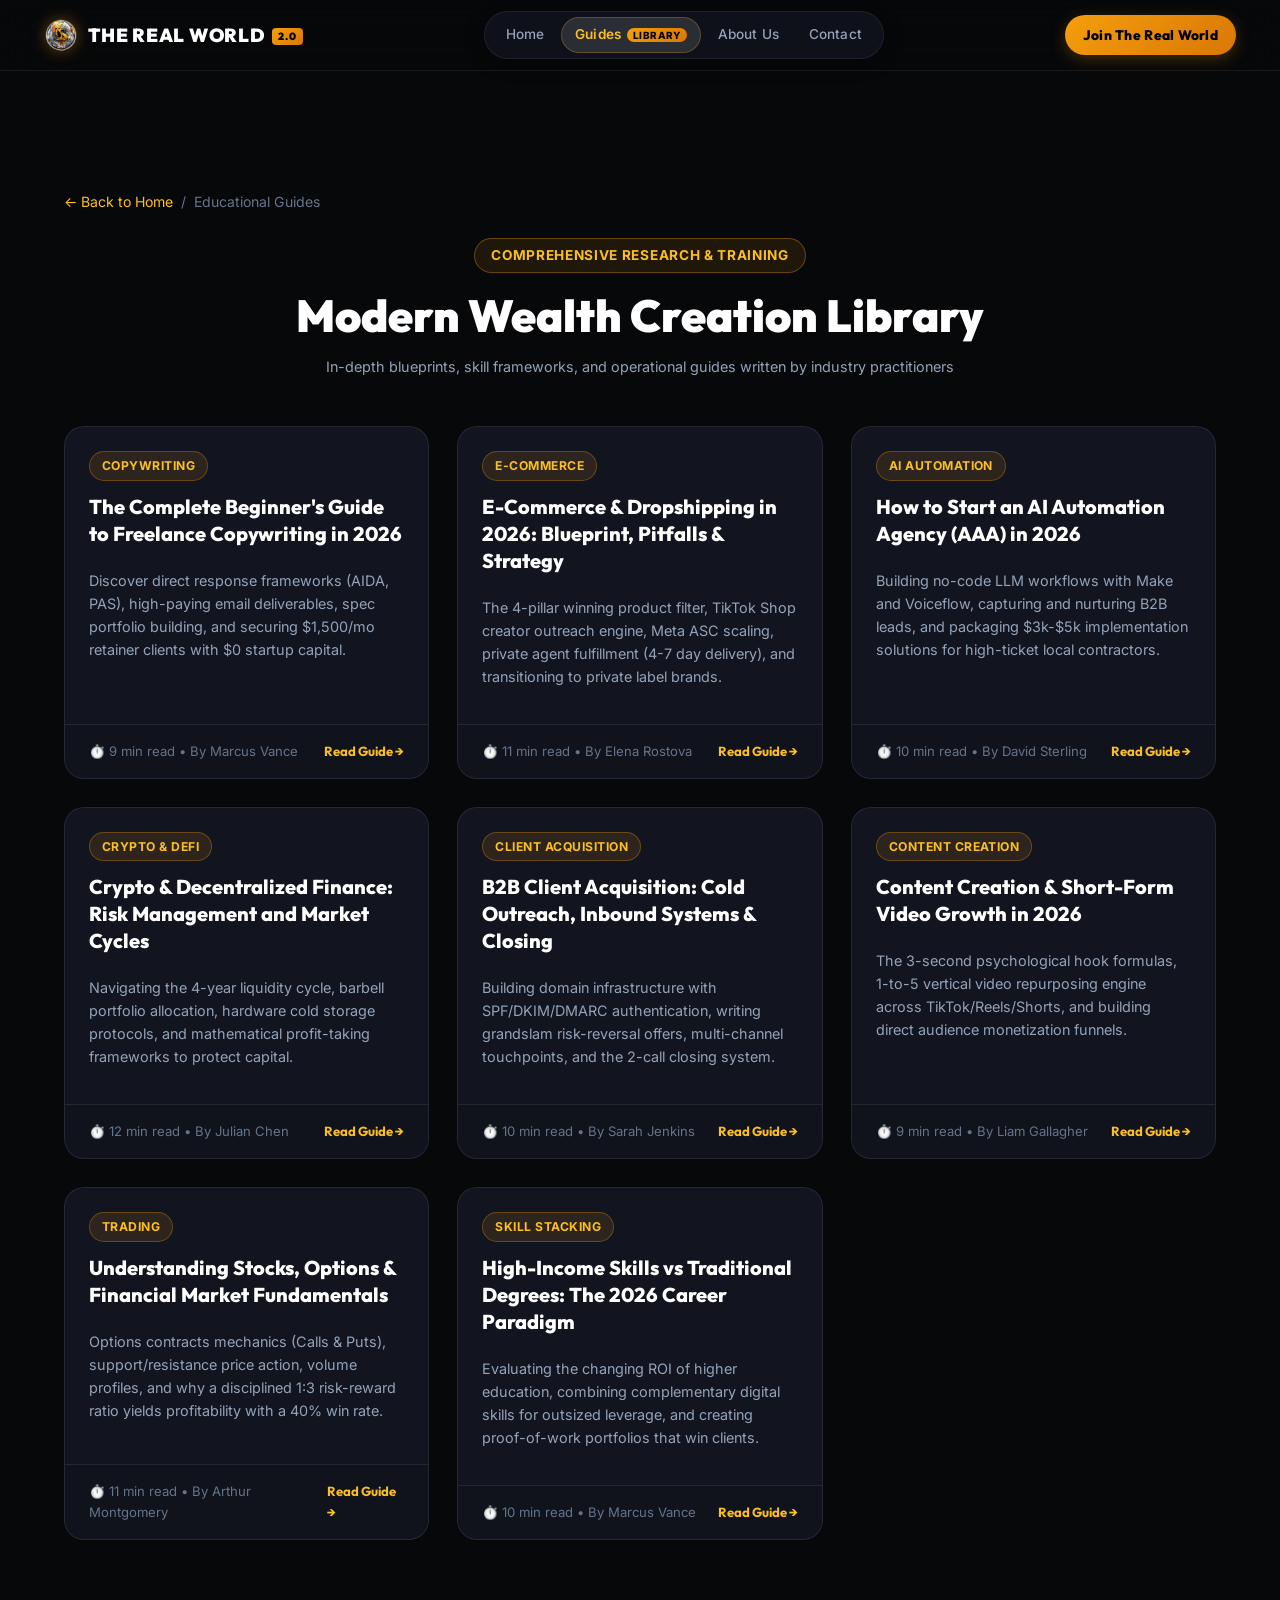
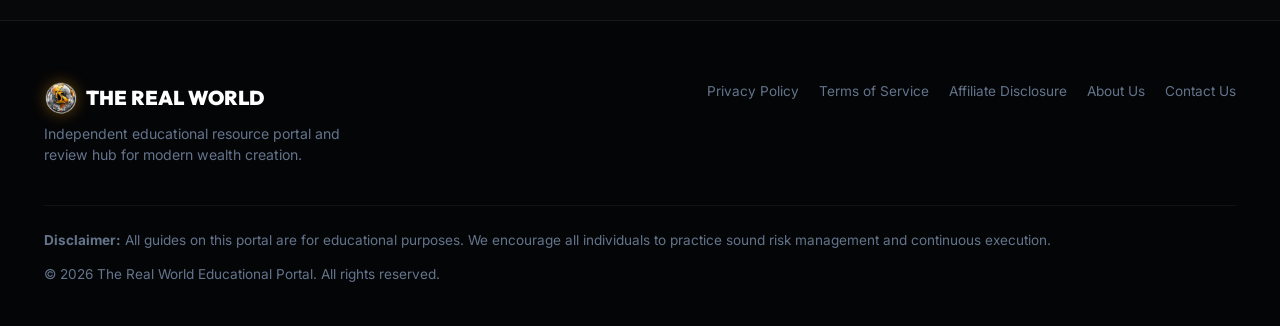
<file: guides.html>
<!DOCTYPE html>
<html lang="en">
<head>
    <meta charset="UTF-8">
    <meta name="viewport" content="width=device-width, initial-scale=1.0">
    <title>Educational Guides & Wealth Creation Library | The Real World Portal</title>
    <meta name="description" content="Explore our library of free comprehensive guides on Copywriting, E-Commerce, AI Automation, Crypto Risk Management, B2B Client Acquisition, and Financial Markets.">
    <link rel="icon" type="image/png" href="favicon.png">
    
    <!-- Google Fonts -->
    <link rel="preconnect" href="https://fonts.googleapis.com">
    <link rel="preconnect" href="https://fonts.gstatic.com" crossorigin>
    <link href="https://fonts.googleapis.com/css2?family=Outfit:wght@400;500;600;700;800;900&family=Inter:wght@300;400;500;600;700&display=swap" rel="stylesheet">
    
    <link rel="stylesheet" href="styles.css">
</head>
<body>

    <!-- NAVIGATION HEADER -->
    <header class="site-header">
        <div class="container nav-container">
            <a href="index.html" class="brand-logo">
                <img src="logo.png" alt="The Real World Logo" class="brand-logo-img">
                <span class="logo-text">THE REAL WORLD <span class="badge-v2">2.0</span></span>
            </a>

            <nav class="nav-links">
                <a href="index.html" class="nav-link">Home</a>
                <a href="guides.html" class="nav-link nav-link-highlight active">
                    <span>Guides</span>
                    <span class="nav-badge-pill">Library</span>
                </a>
                <a href="about.html" class="nav-link">About Us</a>
                <a href="contact.html" class="nav-link">Contact</a>
            </nav>

            <div class="nav-actions">
                <a href="https://jointherealworld.com/a/qmHjdpp6" target="_blank" rel="noopener" class="btn-primary-nav cta-affiliate-link">Join The Real World</a>
            </div>
        </div>
    </header>

    <main class="page-container" style="max-width: 1200px;">
        <nav class="breadcrumb-nav" aria-label="Breadcrumb">
            <a href="index.html">&larr; Back to Home</a>
            <span>/</span>
            <span>Educational Guides</span>
        </nav>

        <div class="page-header-box">
            <span class="page-badge">Comprehensive Research & Training</span>
            <h1 class="page-main-title">Modern Wealth Creation Library</h1>
            <p class="page-last-updated">In-depth blueprints, skill frameworks, and operational guides written by industry practitioners</p>
        </div>

        <!-- GUIDES CARDS GRID -->
        <div class="guides-grid-container">
            
            <!-- Guide 1 -->
            <article class="guide-article-card">
                <div class="guide-card-header">
                    <span class="guide-category-tag">Copywriting</span>
                    <h2 class="guide-card-title">
                        <a href="guide-copywriting-for-beginners.html">The Complete Beginner's Guide to Freelance Copywriting in 2026</a>
                    </h2>
                </div>
                <div class="guide-card-body">
                    <p class="guide-card-excerpt">
                        Discover direct response frameworks (AIDA, PAS), high-paying email deliverables, spec portfolio building, and securing $1,500/mo retainer clients with $0 startup capital.
                    </p>
                </div>
                <div class="guide-card-footer">
                    <span>⏱️ 9 min read • By Marcus Vance</span>
                    <a href="guide-copywriting-for-beginners.html" class="guide-read-link">Read Guide &rarr;</a>
                </div>
            </article>

            <!-- Guide 2 -->
            <article class="guide-article-card">
                <div class="guide-card-header">
                    <span class="guide-category-tag">E-Commerce</span>
                    <h2 class="guide-card-title">
                        <a href="guide-ecommerce-dropshipping-roadmap.html">E-Commerce & Dropshipping in 2026: Blueprint, Pitfalls & Strategy</a>
                    </h2>
                </div>
                <div class="guide-card-body">
                    <p class="guide-card-excerpt">
                        The 4-pillar winning product filter, TikTok Shop creator outreach engine, Meta ASC scaling, private agent fulfillment (4-7 day delivery), and transitioning to private label brands.
                    </p>
                </div>
                <div class="guide-card-footer">
                    <span>⏱️ 11 min read • By Elena Rostova</span>
                    <a href="guide-ecommerce-dropshipping-roadmap.html" class="guide-read-link">Read Guide &rarr;</a>
                </div>
            </article>

            <!-- Guide 3 -->
            <article class="guide-article-card">
                <div class="guide-card-header">
                    <span class="guide-category-tag">AI Automation</span>
                    <h2 class="guide-card-title">
                        <a href="guide-ai-automation-agencies.html">How to Start an AI Automation Agency (AAA) in 2026</a>
                    </h2>
                </div>
                <div class="guide-card-body">
                    <p class="guide-card-excerpt">
                        Building no-code LLM workflows with Make and Voiceflow, capturing and nurturing B2B leads, and packaging $3k-$5k implementation solutions for high-ticket local contractors.
                    </p>
                </div>
                <div class="guide-card-footer">
                    <span>⏱️ 10 min read • By David Sterling</span>
                    <a href="guide-ai-automation-agencies.html" class="guide-read-link">Read Guide &rarr;</a>
                </div>
            </article>

            <!-- Guide 4 -->
            <article class="guide-article-card">
                <div class="guide-card-header">
                    <span class="guide-category-tag">Crypto & DeFi</span>
                    <h2 class="guide-card-title">
                        <a href="guide-crypto-risk-management.html">Crypto & Decentralized Finance: Risk Management and Market Cycles</a>
                    </h2>
                </div>
                <div class="guide-card-body">
                    <p class="guide-card-excerpt">
                        Navigating the 4-year liquidity cycle, barbell portfolio allocation, hardware cold storage protocols, and mathematical profit-taking frameworks to protect capital.
                    </p>
                </div>
                <div class="guide-card-footer">
                    <span>⏱️ 12 min read • By Julian Chen</span>
                    <a href="guide-crypto-risk-management.html" class="guide-read-link">Read Guide &rarr;</a>
                </div>
            </article>

            <!-- Guide 5 -->
            <article class="guide-article-card">
                <div class="guide-card-header">
                    <span class="guide-category-tag">Client Acquisition</span>
                    <h2 class="guide-card-title">
                        <a href="guide-client-acquisition-secrets.html">B2B Client Acquisition: Cold Outreach, Inbound Systems & Closing</a>
                    </h2>
                </div>
                <div class="guide-card-body">
                    <p class="guide-card-excerpt">
                        Building domain infrastructure with SPF/DKIM/DMARC authentication, writing grandslam risk-reversal offers, multi-channel touchpoints, and the 2-call closing system.
                    </p>
                </div>
                <div class="guide-card-footer">
                    <span>⏱️ 10 min read • By Sarah Jenkins</span>
                    <a href="guide-client-acquisition-secrets.html" class="guide-read-link">Read Guide &rarr;</a>
                </div>
            </article>

            <!-- Guide 6 -->
            <article class="guide-article-card">
                <div class="guide-card-header">
                    <span class="guide-category-tag">Content Creation</span>
                    <h2 class="guide-card-title">
                        <a href="guide-content-creation-personal-branding.html">Content Creation & Short-Form Video Growth in 2026</a>
                    </h2>
                </div>
                <div class="guide-card-body">
                    <p class="guide-card-excerpt">
                        The 3-second psychological hook formulas, 1-to-5 vertical video repurposing engine across TikTok/Reels/Shorts, and building direct audience monetization funnels.
                    </p>
                </div>
                <div class="guide-card-footer">
                    <span>⏱️ 9 min read • By Liam Gallagher</span>
                    <a href="guide-content-creation-personal-branding.html" class="guide-read-link">Read Guide &rarr;</a>
                </div>
            </article>

            <!-- Guide 7 -->
            <article class="guide-article-card">
                <div class="guide-card-header">
                    <span class="guide-category-tag">Trading</span>
                    <h2 class="guide-card-title">
                        <a href="guide-stocks-options-trading-basics.html">Understanding Stocks, Options & Financial Market Fundamentals</a>
                    </h2>
                </div>
                <div class="guide-card-body">
                    <p class="guide-card-excerpt">
                        Options contracts mechanics (Calls & Puts), support/resistance price action, volume profiles, and why a disciplined 1:3 risk-reward ratio yields profitability with a 40% win rate.
                    </p>
                </div>
                <div class="guide-card-footer">
                    <span>⏱️ 11 min read • By Arthur Montgomery</span>
                    <a href="guide-stocks-options-trading-basics.html" class="guide-read-link">Read Guide &rarr;</a>
                </div>
            </article>

            <!-- Guide 8 -->
            <article class="guide-article-card">
                <div class="guide-card-header">
                    <span class="guide-category-tag">Skill Stacking</span>
                    <h2 class="guide-card-title">
                        <a href="guide-remote-freelancing-skills.html">High-Income Skills vs Traditional Degrees: The 2026 Career Paradigm</a>
                    </h2>
                </div>
                <div class="guide-card-body">
                    <p class="guide-card-excerpt">
                        Evaluating the changing ROI of higher education, combining complementary digital skills for outsized leverage, and creating proof-of-work portfolios that win clients.
                    </p>
                </div>
                <div class="guide-card-footer">
                    <span>⏱️ 10 min read • By Marcus Vance</span>
                    <a href="guide-remote-freelancing-skills.html" class="guide-read-link">Read Guide &rarr;</a>
                </div>
            </article>

        </div>
    </main>

    <!-- FOOTER -->
    <footer class="site-footer">
        <div class="container">
            <div class="footer-top">
                <div class="footer-brand">
                    <div class="footer-logo">
                        <img src="logo.png" alt="The Real World Logo" class="brand-logo-img">
                        <span>THE REAL WORLD</span>
                    </div>
                    <p class="footer-tagline">
                        Independent educational resource portal and review hub for modern wealth creation.
                    </p>
                </div>
                <div class="footer-links">
                    <a href="privacy-policy.html">Privacy Policy</a>
                    <a href="terms.html">Terms of Service</a>
                    <a href="affiliate-disclosure.html">Affiliate Disclosure</a>
                    <a href="about.html">About Us</a>
                    <a href="contact.html">Contact Us</a>
                </div>
            </div>

            <div class="footer-disclaimer">
                <p>
                    <strong>Disclaimer:</strong> All guides on this portal are for educational purposes. We encourage all individuals to practice sound risk management and continuous execution.
                </p>
                <p>
                    © 2026 The Real World Educational Portal. All rights reserved.
                </p>
            </div>
        </div>
    </footer>

</body>
</html>
</file>
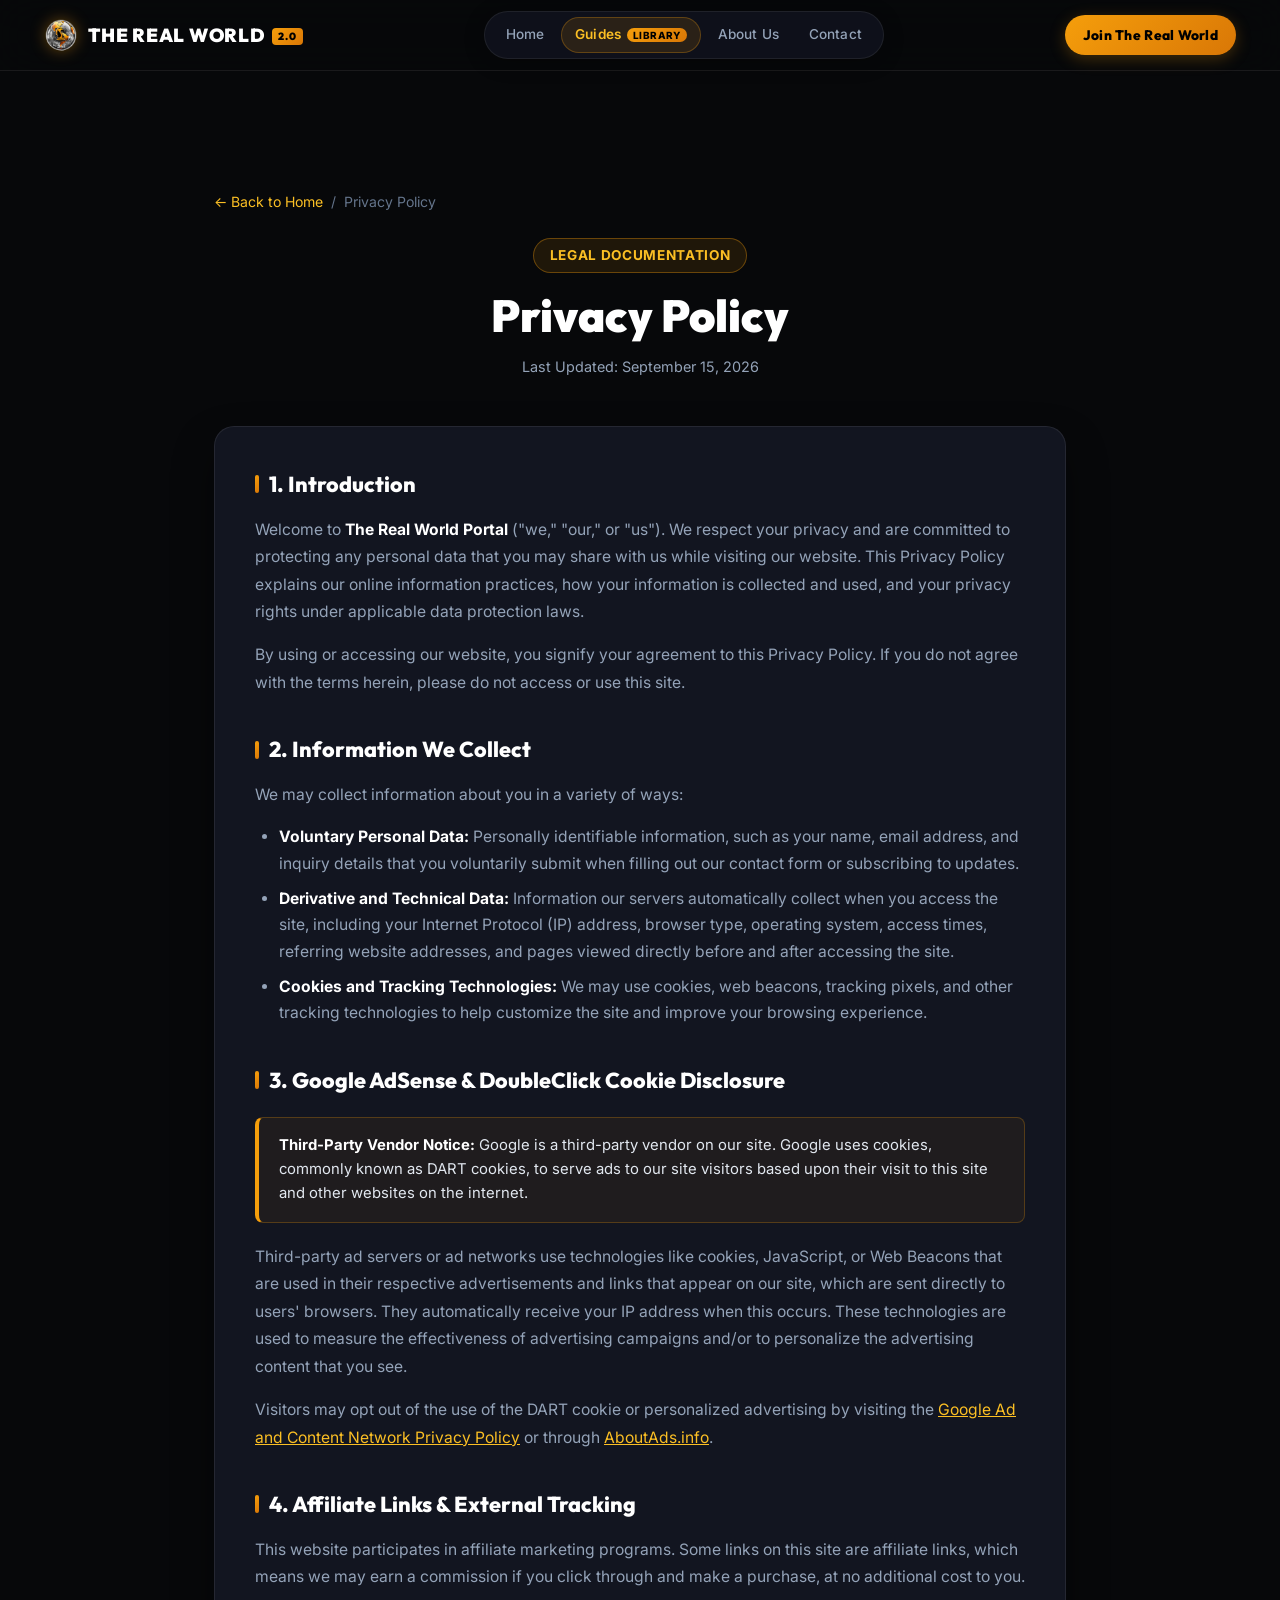
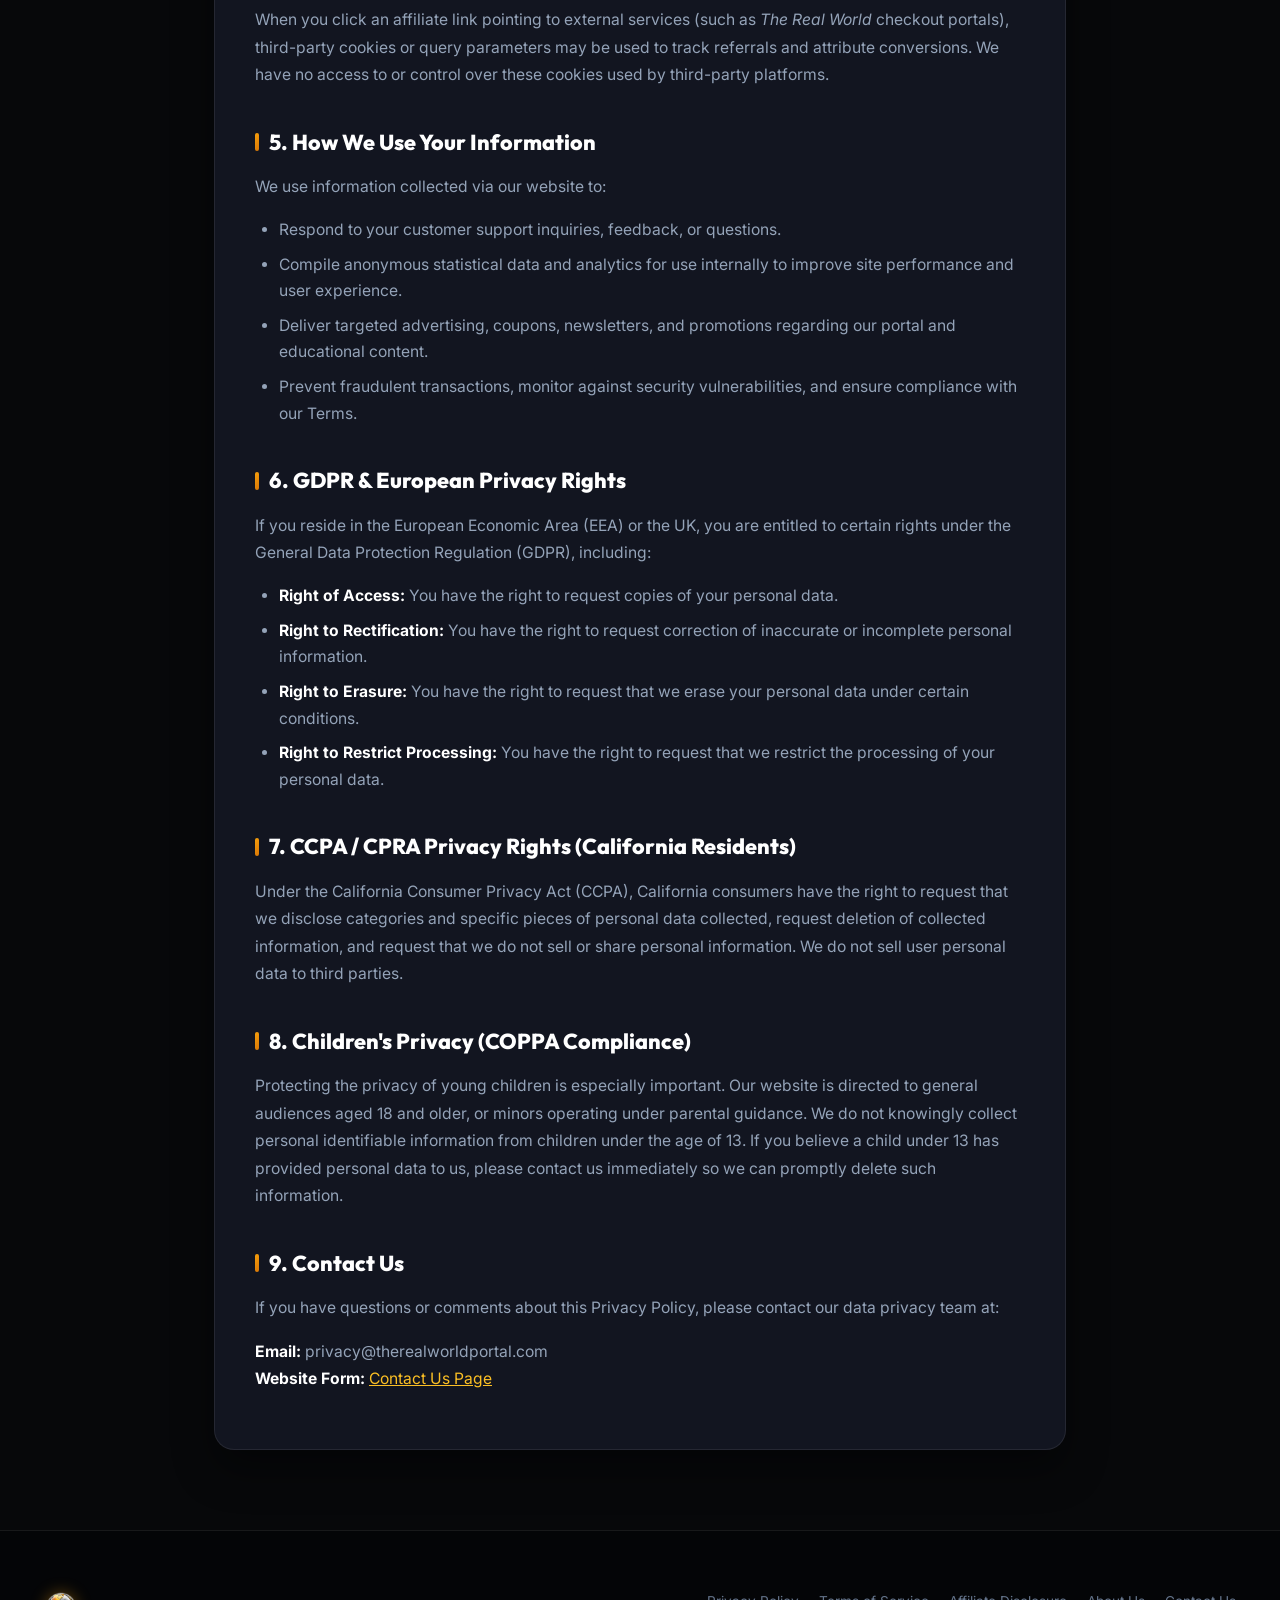
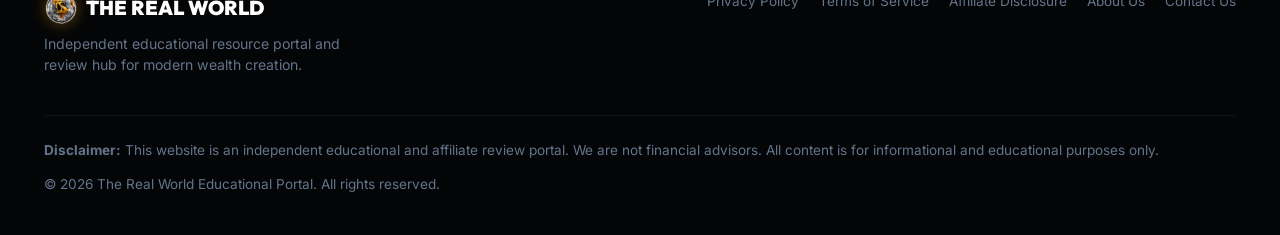
<file: privacy-policy.html>
<!DOCTYPE html>
<html lang="en">
<head>
    <meta charset="UTF-8">
    <meta name="viewport" content="width=device-width, initial-scale=1.0">
    <title>Privacy Policy | The Real World Portal</title>
    <meta name="description" content="Privacy Policy for The Real World Educational Portal. Learn how we collect, use, and protect your information, including our cookie and advertising disclosures.">
    <link rel="icon" type="image/png" href="favicon.png">
    
    <!-- Google Fonts -->
    <link rel="preconnect" href="https://fonts.googleapis.com">
    <link rel="preconnect" href="https://fonts.gstatic.com" crossorigin>
    <link href="https://fonts.googleapis.com/css2?family=Outfit:wght@400;500;600;700;800;900&family=Inter:wght@300;400;500;600;700&display=swap" rel="stylesheet">
    
    <link rel="stylesheet" href="styles.css">
</head>
<body>

    <!-- NAVIGATION HEADER -->
    <header class="site-header">
        <div class="container nav-container">
            <a href="index.html" class="brand-logo">
                <img src="logo.png" alt="The Real World Logo" class="brand-logo-img">
                <span class="logo-text">THE REAL WORLD <span class="badge-v2">2.0</span></span>
            </a>

            <nav class="nav-links">
                <a href="index.html" class="nav-link">Home</a>
                <a href="guides.html" class="nav-link nav-link-highlight">
                    <span>Guides</span>
                    <span class="nav-badge-pill">Library</span>
                </a>
                <a href="about.html" class="nav-link">About Us</a>
                <a href="contact.html" class="nav-link">Contact</a>
            </nav>

            <div class="nav-actions">
                <a href="https://jointherealworld.com/a/qmHjdpp6" target="_blank" rel="noopener" class="btn-primary-nav cta-affiliate-link">Join The Real World</a>
            </div>
        </div>
    </header>

    <main class="page-container">
        <nav class="breadcrumb-nav" aria-label="Breadcrumb">
            <a href="index.html">&larr; Back to Home</a>
            <span>/</span>
            <span>Privacy Policy</span>
        </nav>

        <div class="page-header-box">
            <span class="page-badge">Legal Documentation</span>
            <h1 class="page-main-title">Privacy Policy</h1>
            <p class="page-last-updated">Last Updated: September 15, 2026</p>
        </div>

        <div class="legal-content-card legal-prose">
            <div class="legal-section">
                <h2 class="legal-section-title">1. Introduction</h2>
                <p>
                    Welcome to <strong>The Real World Portal</strong> ("we," "our," or "us"). We respect your privacy and are committed to protecting any personal data that you may share with us while visiting our website. This Privacy Policy explains our online information practices, how your information is collected and used, and your privacy rights under applicable data protection laws.
                </p>
                <p>
                    By using or accessing our website, you signify your agreement to this Privacy Policy. If you do not agree with the terms herein, please do not access or use this site.
                </p>
            </div>

            <div class="legal-section">
                <h2 class="legal-section-title">2. Information We Collect</h2>
                <p>We may collect information about you in a variety of ways:</p>
                <ul>
                    <li><strong>Voluntary Personal Data:</strong> Personally identifiable information, such as your name, email address, and inquiry details that you voluntarily submit when filling out our contact form or subscribing to updates.</li>
                    <li><strong>Derivative and Technical Data:</strong> Information our servers automatically collect when you access the site, including your Internet Protocol (IP) address, browser type, operating system, access times, referring website addresses, and pages viewed directly before and after accessing the site.</li>
                    <li><strong>Cookies and Tracking Technologies:</strong> We may use cookies, web beacons, tracking pixels, and other tracking technologies to help customize the site and improve your browsing experience.</li>
                </ul>
            </div>

            <div class="legal-section">
                <h2 class="legal-section-title">3. Google AdSense & DoubleClick Cookie Disclosure</h2>
                <div class="legal-alert-box">
                    <p>
                        <strong>Third-Party Vendor Notice:</strong> Google is a third-party vendor on our site. Google uses cookies, commonly known as DART cookies, to serve ads to our site visitors based upon their visit to this site and other websites on the internet.
                    </p>
                </div>
                <p>
                    Third-party ad servers or ad networks use technologies like cookies, JavaScript, or Web Beacons that are used in their respective advertisements and links that appear on our site, which are sent directly to users' browsers. They automatically receive your IP address when this occurs. These technologies are used to measure the effectiveness of advertising campaigns and/or to personalize the advertising content that you see.
                </p>
                <p>
                    Visitors may opt out of the use of the DART cookie or personalized advertising by visiting the <a href="https://adssettings.google.com/" target="_blank" rel="noopener" style="color: var(--gold-light); text-decoration: underline;">Google Ad and Content Network Privacy Policy</a> or through <a href="https://www.aboutads.info/choices/" target="_blank" rel="noopener" style="color: var(--gold-light); text-decoration: underline;">AboutAds.info</a>.
                </p>
            </div>

            <div class="legal-section">
                <h2 class="legal-section-title">4. Affiliate Links & External Tracking</h2>
                <p>
                    This website participates in affiliate marketing programs. Some links on this site are affiliate links, which means we may earn a commission if you click through and make a purchase, at no additional cost to you.
                </p>
                <p>
                    When you click an affiliate link pointing to external services (such as <em>The Real World</em> checkout portals), third-party cookies or query parameters may be used to track referrals and attribute conversions. We have no access to or control over these cookies used by third-party platforms.
                </p>
            </div>

            <div class="legal-section">
                <h2 class="legal-section-title">5. How We Use Your Information</h2>
                <p>We use information collected via our website to:</p>
                <ul>
                    <li>Respond to your customer support inquiries, feedback, or questions.</li>
                    <li>Compile anonymous statistical data and analytics for use internally to improve site performance and user experience.</li>
                    <li>Deliver targeted advertising, coupons, newsletters, and promotions regarding our portal and educational content.</li>
                    <li>Prevent fraudulent transactions, monitor against security vulnerabilities, and ensure compliance with our Terms.</li>
                </ul>
            </div>

            <div class="legal-section">
                <h2 class="legal-section-title">6. GDPR & European Privacy Rights</h2>
                <p>
                    If you reside in the European Economic Area (EEA) or the UK, you are entitled to certain rights under the General Data Protection Regulation (GDPR), including:
                </p>
                <ul>
                    <li><strong>Right of Access:</strong> You have the right to request copies of your personal data.</li>
                    <li><strong>Right to Rectification:</strong> You have the right to request correction of inaccurate or incomplete personal information.</li>
                    <li><strong>Right to Erasure:</strong> You have the right to request that we erase your personal data under certain conditions.</li>
                    <li><strong>Right to Restrict Processing:</strong> You have the right to request that we restrict the processing of your personal data.</li>
                </ul>
            </div>

            <div class="legal-section">
                <h2 class="legal-section-title">7. CCPA / CPRA Privacy Rights (California Residents)</h2>
                <p>
                    Under the California Consumer Privacy Act (CCPA), California consumers have the right to request that we disclose categories and specific pieces of personal data collected, request deletion of collected information, and request that we do not sell or share personal information. We do not sell user personal data to third parties.
                </p>
            </div>

            <div class="legal-section">
                <h2 class="legal-section-title">8. Children's Privacy (COPPA Compliance)</h2>
                <p>
                    Protecting the privacy of young children is especially important. Our website is directed to general audiences aged 18 and older, or minors operating under parental guidance. We do not knowingly collect personal identifiable information from children under the age of 13. If you believe a child under 13 has provided personal data to us, please contact us immediately so we can promptly delete such information.
                </p>
            </div>

            <div class="legal-section">
                <h2 class="legal-section-title">9. Contact Us</h2>
                <p>
                    If you have questions or comments about this Privacy Policy, please contact our data privacy team at:
                </p>
                <p>
                    <strong>Email:</strong> privacy@therealworldportal.com<br>
                    <strong>Website Form:</strong> <a href="contact.html" style="color: var(--gold-light); text-decoration: underline;">Contact Us Page</a>
                </p>
            </div>
        </div>
    </main>

    <!-- FOOTER -->
    <footer class="site-footer">
        <div class="container">
            <div class="footer-top">
                <div class="footer-brand">
                    <div class="footer-logo">
                        <img src="logo.png" alt="The Real World Logo" class="brand-logo-img">
                        <span>THE REAL WORLD</span>
                    </div>
                    <p class="footer-tagline">
                        Independent educational resource portal and review hub for modern wealth creation.
                    </p>
                </div>
                <div class="footer-links">
                    <a href="privacy-policy.html">Privacy Policy</a>
                    <a href="terms.html">Terms of Service</a>
                    <a href="affiliate-disclosure.html">Affiliate Disclosure</a>
                    <a href="about.html">About Us</a>
                    <a href="contact.html">Contact Us</a>
                </div>
            </div>

            <div class="footer-disclaimer">
                <p>
                    <strong>Disclaimer:</strong> This website is an independent educational and affiliate review portal. We are not financial advisors. All content is for informational and educational purposes only.
                </p>
                <p>
                    © 2026 The Real World Educational Portal. All rights reserved.
                </p>
            </div>
        </div>
    </footer>

</body>
</html>
</file>
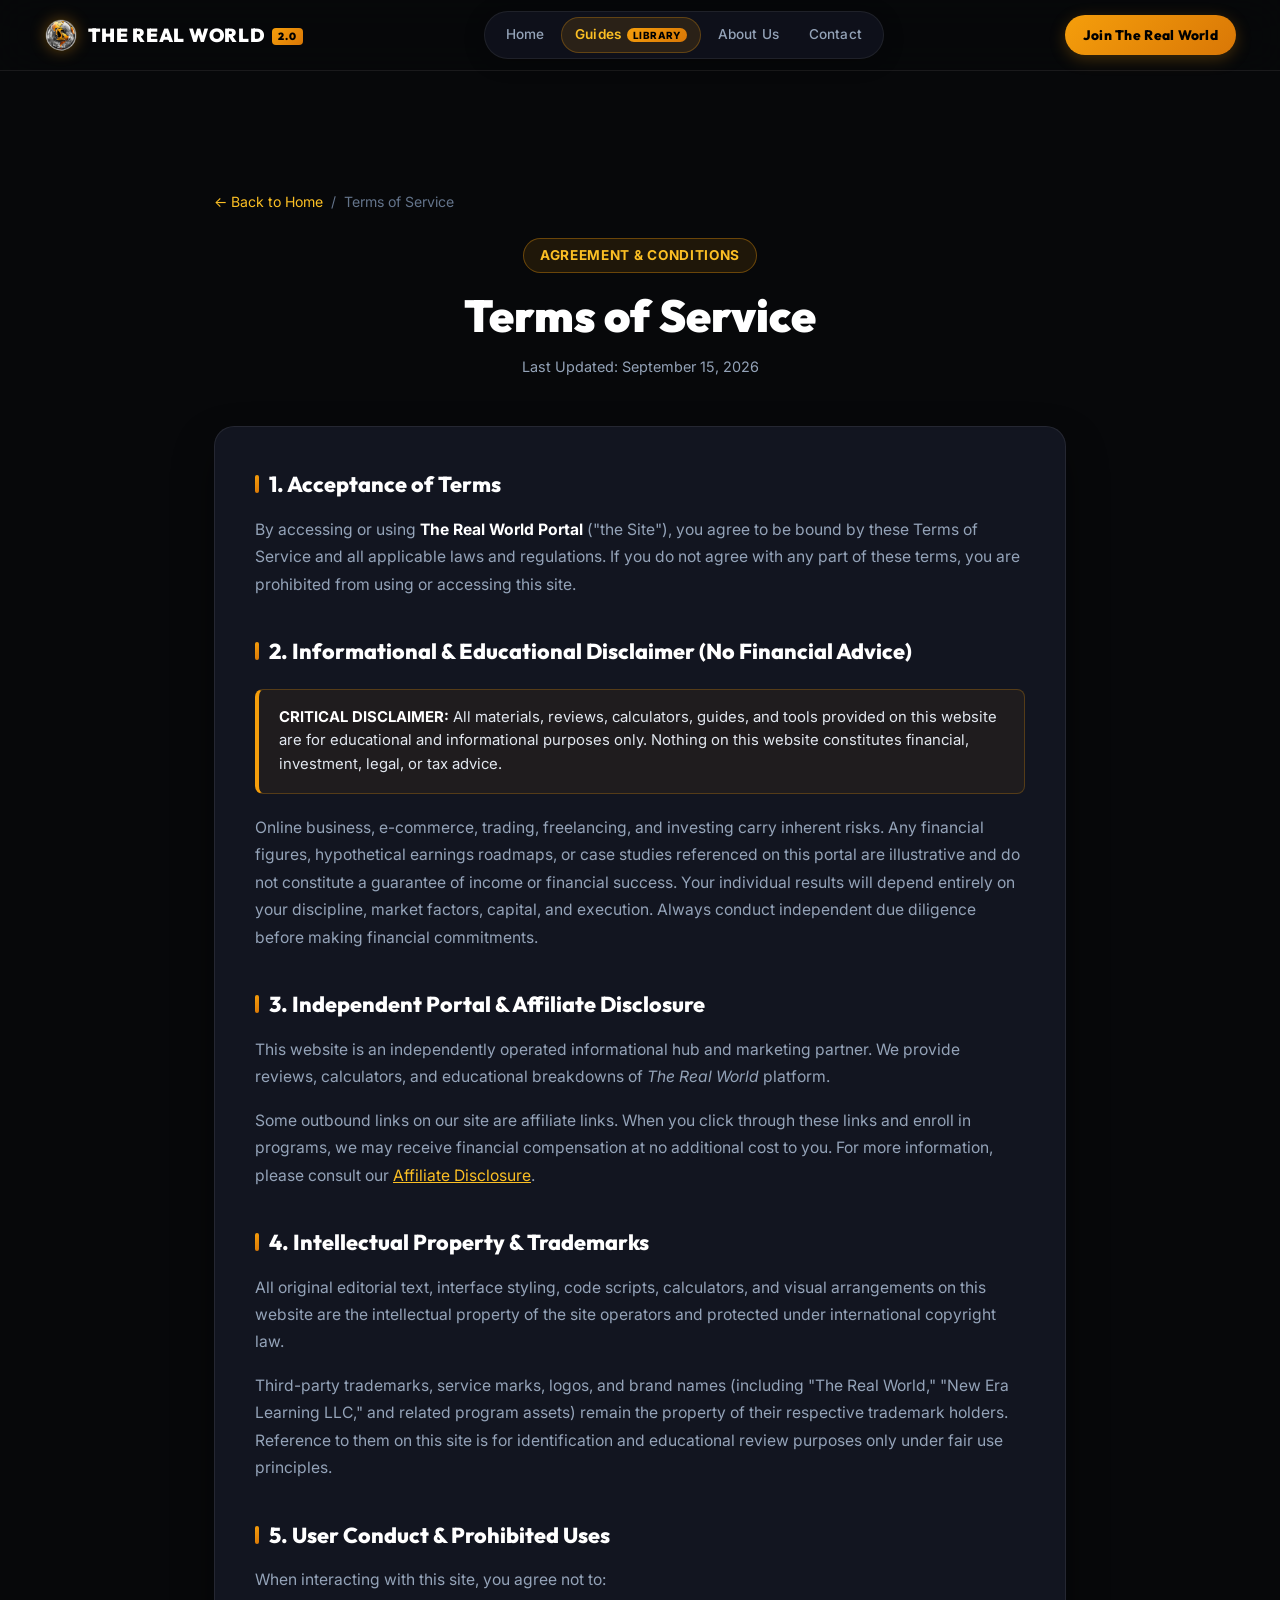
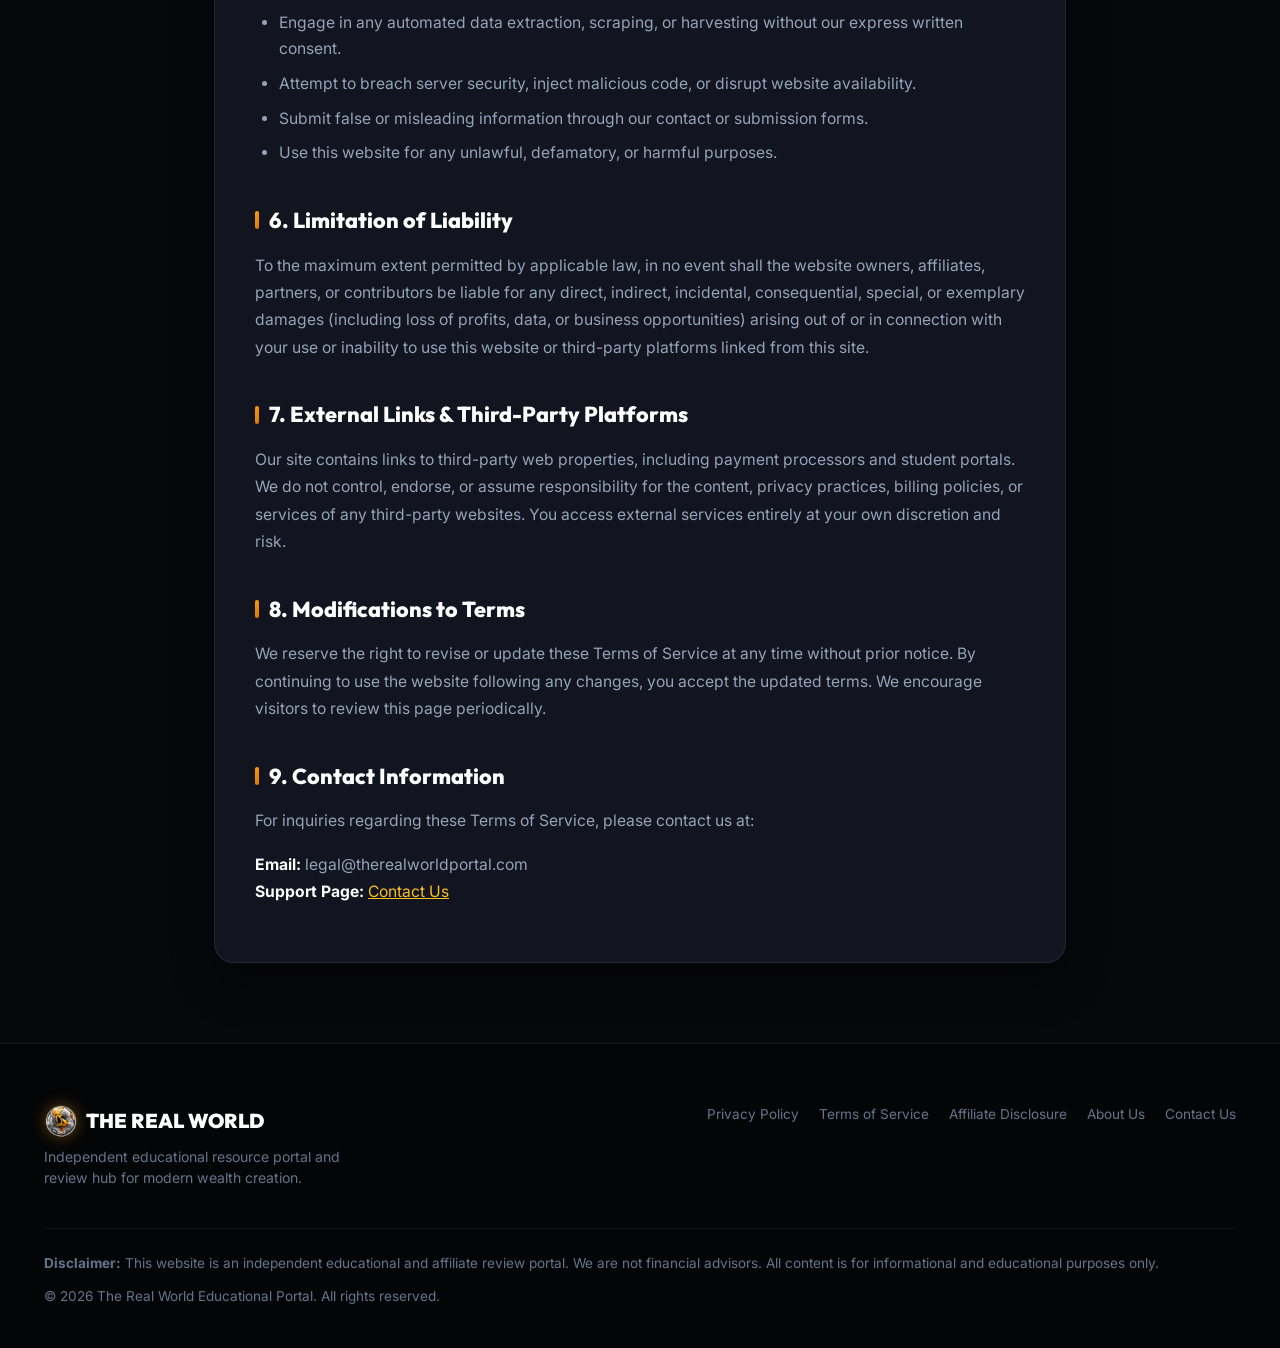
<file: terms.html>
<!DOCTYPE html>
<html lang="en">
<head>
    <meta charset="UTF-8">
    <meta name="viewport" content="width=device-width, initial-scale=1.0">
    <title>Terms of Service | The Real World Portal</title>
    <meta name="description" content="Terms of Service for The Real World Educational Portal. Read our terms, disclaimers, intellectual property rules, and limitation of liability.">
    <link rel="icon" type="image/png" href="favicon.png">
    
    <!-- Google Fonts -->
    <link rel="preconnect" href="https://fonts.googleapis.com">
    <link rel="preconnect" href="https://fonts.gstatic.com" crossorigin>
    <link href="https://fonts.googleapis.com/css2?family=Outfit:wght@400;500;600;700;800;900&family=Inter:wght@300;400;500;600;700&display=swap" rel="stylesheet">
    
    <link rel="stylesheet" href="styles.css">
</head>
<body>

    <!-- NAVIGATION HEADER -->
    <header class="site-header">
        <div class="container nav-container">
            <a href="index.html" class="brand-logo">
                <img src="logo.png" alt="The Real World Logo" class="brand-logo-img">
                <span class="logo-text">THE REAL WORLD <span class="badge-v2">2.0</span></span>
            </a>

            <nav class="nav-links">
                <a href="index.html" class="nav-link">Home</a>
                <a href="guides.html" class="nav-link nav-link-highlight">
                    <span>Guides</span>
                    <span class="nav-badge-pill">Library</span>
                </a>
                <a href="about.html" class="nav-link">About Us</a>
                <a href="contact.html" class="nav-link">Contact</a>
            </nav>

            <div class="nav-actions">
                <a href="https://jointherealworld.com/a/qmHjdpp6" target="_blank" rel="noopener" class="btn-primary-nav cta-affiliate-link">Join The Real World</a>
            </div>
        </div>
    </header>

    <main class="page-container">
        <nav class="breadcrumb-nav" aria-label="Breadcrumb">
            <a href="index.html">&larr; Back to Home</a>
            <span>/</span>
            <span>Terms of Service</span>
        </nav>

        <div class="page-header-box">
            <span class="page-badge">Agreement & Conditions</span>
            <h1 class="page-main-title">Terms of Service</h1>
            <p class="page-last-updated">Last Updated: September 15, 2026</p>
        </div>

        <div class="legal-content-card legal-prose">
            <div class="legal-section">
                <h2 class="legal-section-title">1. Acceptance of Terms</h2>
                <p>
                    By accessing or using <strong>The Real World Portal</strong> ("the Site"), you agree to be bound by these Terms of Service and all applicable laws and regulations. If you do not agree with any part of these terms, you are prohibited from using or accessing this site.
                </p>
            </div>

            <div class="legal-section">
                <h2 class="legal-section-title">2. Informational & Educational Disclaimer (No Financial Advice)</h2>
                <div class="legal-alert-box">
                    <p>
                        <strong>CRITICAL DISCLAIMER:</strong> All materials, reviews, calculators, guides, and tools provided on this website are for educational and informational purposes only. Nothing on this website constitutes financial, investment, legal, or tax advice.
                    </p>
                </div>
                <p>
                    Online business, e-commerce, trading, freelancing, and investing carry inherent risks. Any financial figures, hypothetical earnings roadmaps, or case studies referenced on this portal are illustrative and do not constitute a guarantee of income or financial success. Your individual results will depend entirely on your discipline, market factors, capital, and execution. Always conduct independent due diligence before making financial commitments.
                </p>
            </div>

            <div class="legal-section">
                <h2 class="legal-section-title">3. Independent Portal & Affiliate Disclosure</h2>
                <p>
                    This website is an independently operated informational hub and marketing partner. We provide reviews, calculators, and educational breakdowns of <em>The Real World</em> platform.
                </p>
                <p>
                    Some outbound links on our site are affiliate links. When you click through these links and enroll in programs, we may receive financial compensation at no additional cost to you. For more information, please consult our <a href="affiliate-disclosure.html" style="color: var(--gold-light); text-decoration: underline;">Affiliate Disclosure</a>.
                </p>
            </div>

            <div class="legal-section">
                <h2 class="legal-section-title">4. Intellectual Property & Trademarks</h2>
                <p>
                    All original editorial text, interface styling, code scripts, calculators, and visual arrangements on this website are the intellectual property of the site operators and protected under international copyright law.
                </p>
                <p>
                    Third-party trademarks, service marks, logos, and brand names (including "The Real World," "New Era Learning LLC," and related program assets) remain the property of their respective trademark holders. Reference to them on this site is for identification and educational review purposes only under fair use principles.
                </p>
            </div>

            <div class="legal-section">
                <h2 class="legal-section-title">5. User Conduct & Prohibited Uses</h2>
                <p>When interacting with this site, you agree not to:</p>
                <ul>
                    <li>Engage in any automated data extraction, scraping, or harvesting without our express written consent.</li>
                    <li>Attempt to breach server security, inject malicious code, or disrupt website availability.</li>
                    <li>Submit false or misleading information through our contact or submission forms.</li>
                    <li>Use this website for any unlawful, defamatory, or harmful purposes.</li>
                </ul>
            </div>

            <div class="legal-section">
                <h2 class="legal-section-title">6. Limitation of Liability</h2>
                <p>
                    To the maximum extent permitted by applicable law, in no event shall the website owners, affiliates, partners, or contributors be liable for any direct, indirect, incidental, consequential, special, or exemplary damages (including loss of profits, data, or business opportunities) arising out of or in connection with your use or inability to use this website or third-party platforms linked from this site.
                </p>
            </div>

            <div class="legal-section">
                <h2 class="legal-section-title">7. External Links & Third-Party Platforms</h2>
                <p>
                    Our site contains links to third-party web properties, including payment processors and student portals. We do not control, endorse, or assume responsibility for the content, privacy practices, billing policies, or services of any third-party websites. You access external services entirely at your own discretion and risk.
                </p>
            </div>

            <div class="legal-section">
                <h2 class="legal-section-title">8. Modifications to Terms</h2>
                <p>
                    We reserve the right to revise or update these Terms of Service at any time without prior notice. By continuing to use the website following any changes, you accept the updated terms. We encourage visitors to review this page periodically.
                </p>
            </div>

            <div class="legal-section">
                <h2 class="legal-section-title">9. Contact Information</h2>
                <p>
                    For inquiries regarding these Terms of Service, please contact us at:
                </p>
                <p>
                    <strong>Email:</strong> legal@therealworldportal.com<br>
                    <strong>Support Page:</strong> <a href="contact.html" style="color: var(--gold-light); text-decoration: underline;">Contact Us</a>
                </p>
            </div>
        </div>
    </main>

    <!-- FOOTER -->
    <footer class="site-footer">
        <div class="container">
            <div class="footer-top">
                <div class="footer-brand">
                    <div class="footer-logo">
                        <img src="logo.png" alt="The Real World Logo" class="brand-logo-img">
                        <span>THE REAL WORLD</span>
                    </div>
                    <p class="footer-tagline">
                        Independent educational resource portal and review hub for modern wealth creation.
                    </p>
                </div>
                <div class="footer-links">
                    <a href="privacy-policy.html">Privacy Policy</a>
                    <a href="terms.html">Terms of Service</a>
                    <a href="affiliate-disclosure.html">Affiliate Disclosure</a>
                    <a href="about.html">About Us</a>
                    <a href="contact.html">Contact Us</a>
                </div>
            </div>

            <div class="footer-disclaimer">
                <p>
                    <strong>Disclaimer:</strong> This website is an independent educational and affiliate review portal. We are not financial advisors. All content is for informational and educational purposes only.
                </p>
                <p>
                    © 2026 The Real World Educational Portal. All rights reserved.
                </p>
            </div>
        </div>
    </footer>

</body>
</html>
</file>
<file: styles.css>
/* ==========================================================================
   THE REAL WORLD 2.0 - DESIGN SYSTEM & STYLES
   ========================================================================== */

:root {
    --bg-main: #07080a;
    --bg-secondary: #0d0f15;
    --bg-card: #121520;
    --bg-card-hover: #171b29;
    --bg-glass: rgba(18, 21, 32, 0.7);
    --border-subtle: rgba(255, 255, 255, 0.08);
    --border-highlight: rgba(245, 158, 11, 0.35);
    
    --gold-primary: #f59e0b;
    --gold-light: #fbbf24;
    --gold-dark: #d97706;
    --gold-gradient: linear-gradient(135deg, #f59e0b 0%, #d97706 100%);
    --gold-glow: rgba(245, 158, 11, 0.25);
    --gold-glow-strong: rgba(245, 158, 11, 0.5);

    --text-primary: #ffffff;
    --text-secondary: #94a3b8;
    --text-muted: #64748b;

    --font-heading: 'Outfit', -apple-system, BlinkMacSystemFont, sans-serif;
    --font-body: 'Inter', -apple-system, BlinkMacSystemFont, sans-serif;

    --radius-sm: 8px;
    --radius-md: 14px;
    --radius-lg: 20px;
    --radius-full: 9999px;

    --transition-fast: 0.2s cubic-bezier(0.16, 1, 0.3, 1);
    --transition-smooth: 0.35s cubic-bezier(0.16, 1, 0.3, 1);
}

/* Reset & Base */
*, *::before, *::after {
    box-sizing: border-box;
    margin: 0;
    padding: 0;
}

html {
    scroll-behavior: smooth;
    font-size: 16px;
    background-color: var(--bg-main);
    color: var(--text-primary);
}

body {
    font-family: var(--font-body);
    background-color: var(--bg-main);
    color: var(--text-primary);
    line-height: 1.6;
    overflow-x: hidden;
    -webkit-font-smoothing: antialiased;
    padding-bottom: 70px;
}

@media (min-width: 768px) {
    body {
        padding-bottom: 0;
    }
}

a {
    text-decoration: none;
    color: inherit;
    transition: var(--transition-fast);
}

ul {
    list-style: none;
}

button {
    font-family: inherit;
    cursor: pointer;
    border: none;
    background: none;
}

.container {
    width: 100%;
    max-width: 1240px;
    margin: 0 auto;
    padding: 0 24px;
}

/* ==========================================================================
   SCROLL PROGRESS BAR
   ========================================================================== */
.scroll-progress-bar {
    position: fixed;
    top: 0;
    left: 0;
    height: 3px;
    width: 0%;
    background: var(--gold-gradient);
    box-shadow: 0 0 10px var(--gold-primary);
    z-index: 1000;
    transition: width 0.1s linear;
}

/* Typography Utilities */
.gradient-text {
    background: linear-gradient(135deg, #ffffff 30%, var(--gold-light) 70%, var(--gold-primary) 100%);
    -webkit-background-clip: text;
    -webkit-text-fill-color: transparent;
    display: inline-block;
}

.text-gold {
    color: var(--gold-primary);
}

.text-green {
    color: #10b981;
}

.text-blue {
    color: #38bdf8;
}

.text-muted {
    color: var(--text-muted);
}

.text-center {
    text-align: center;
}

/* Section Header */
.section-header {
    margin-bottom: 48px;
}

.section-tag {
    display: inline-block;
    font-family: var(--font-heading);
    font-size: 0.82rem;
    font-weight: 700;
    letter-spacing: 0.12em;
    color: var(--gold-primary);
    background: rgba(245, 158, 11, 0.1);
    border: 1px solid rgba(245, 158, 11, 0.25);
    padding: 6px 14px;
    border-radius: var(--radius-full);
    margin-bottom: 16px;
    text-transform: uppercase;
}

.section-title {
    font-family: var(--font-heading);
    font-size: 2.5rem;
    font-weight: 800;
    line-height: 1.2;
    letter-spacing: -0.02em;
    margin-bottom: 16px;
    color: #ffffff;
}

.section-subtitle {
    font-size: 1.1rem;
    color: var(--text-secondary);
    max-width: 680px;
    margin: 0 auto;
}

@media (max-width: 768px) {
    .section-title {
        font-size: 1.95rem;
    }
    .section-subtitle {
        font-size: 0.98rem;
    }
}

/* ==========================================================================
   TOP ANNOUNCEMENT BAR & COUNTDOWN
   ========================================================================== */
.announcement-bar {
    background: linear-gradient(90deg, #181105 0%, #291a03 50%, #181105 100%);
    border-bottom: 1px solid rgba(245, 158, 11, 0.2);
    padding: 10px 16px;
    font-size: 0.85rem;
    text-align: center;
    position: relative;
    z-index: 60;
}

.announcement-content {
    display: flex;
    align-items: center;
    justify-content: center;
    gap: 10px;
    flex-wrap: wrap;
}

.pulse-dot {
    width: 8px;
    height: 8px;
    background-color: #22c55e;
    border-radius: 50%;
    box-shadow: 0 0 10px #22c55e;
    animation: pulse 1.8s infinite;
}

@keyframes pulse {
    0%, 100% { transform: scale(1); opacity: 1; }
    50% { transform: scale(1.3); opacity: 0.6; }
}

.countdown-timer, .urgency-countdown {
    font-family: var(--font-heading);
    font-weight: 800;
    color: var(--gold-light);
    background: rgba(0, 0, 0, 0.4);
    padding: 2px 8px;
    border-radius: 4px;
    border: 1px solid rgba(245, 158, 11, 0.3);
    display: inline-block;
    margin: 0 4px;
    letter-spacing: 0.05em;
}

.announcement-text {
    color: #f1f5f9;
}

.announcement-link {
    color: var(--gold-light);
    font-weight: 700;
    text-decoration: underline;
    text-underline-offset: 3px;
}

.announcement-link:hover {
    color: #ffffff;
}

/* ==========================================================================
   NAVIGATION HEADER
   ========================================================================== */
.site-header {
    position: sticky;
    top: 0;
    width: 100%;
    background: rgba(7, 8, 10, 0.88);
    backdrop-filter: blur(20px);
    -webkit-backdrop-filter: blur(20px);
    border-bottom: 1px solid rgba(255, 255, 255, 0.08);
    z-index: 100;
    transition: var(--transition-fast);
}

.nav-container {
    display: flex;
    align-items: center;
    justify-content: space-between;
    height: 70px;
    gap: 16px;
}

.brand-logo {
    display: flex;
    align-items: center;
    gap: 10px;
    font-family: var(--font-heading);
    font-weight: 900;
    font-size: 1.18rem;
    letter-spacing: 0.04em;
    color: #ffffff;
    flex-shrink: 0;
}

.brand-logo-img {
    width: 34px;
    height: 34px;
    border-radius: 50%;
    object-fit: cover;
    filter: drop-shadow(0 0 8px rgba(245, 158, 11, 0.4));
    transition: var(--transition-fast);
}

.brand-logo:hover .brand-logo-img {
    transform: rotate(8deg) scale(1.06);
    filter: drop-shadow(0 0 14px rgba(245, 158, 11, 0.7));
}

.badge-v2 {
    background: var(--gold-gradient);
    color: #000000;
    font-size: 0.65rem;
    font-weight: 900;
    padding: 2px 6px;
    border-radius: 4px;
    vertical-align: middle;
    margin-left: 4px;
}

.nav-links {
    display: flex;
    align-items: center;
    gap: 4px;
    background: rgba(18, 21, 32, 0.75);
    border: 1px solid rgba(255, 255, 255, 0.07);
    padding: 5px 8px;
    border-radius: var(--radius-full);
    box-shadow: 0 4px 20px rgba(0, 0, 0, 0.25);
}

@media (max-width: 1080px) {
    .nav-links {
        display: none;
    }
    .mobile-toggle {
        display: flex !important;
    }
}

.nav-link {
    font-size: 0.85rem;
    font-weight: 500;
    color: var(--text-secondary);
    padding: 6px 13px;
    border-radius: var(--radius-full);
    transition: all var(--transition-fast);
    display: inline-flex;
    align-items: center;
    gap: 6px;
    white-space: nowrap;
    letter-spacing: 0.01em;
}

.nav-link:hover {
    color: #ffffff;
    background: rgba(255, 255, 255, 0.08);
}

.nav-link.active,
.nav-link:active {
    color: #ffffff;
    background: rgba(255, 255, 255, 0.12);
}

.nav-link-highlight {
    background: rgba(245, 158, 11, 0.12);
    border: 1px solid rgba(245, 158, 11, 0.28);
    color: var(--gold-light) !important;
    font-weight: 600;
}

.nav-link-highlight:hover {
    background: rgba(245, 158, 11, 0.22);
    border-color: rgba(245, 158, 11, 0.45);
    color: #ffffff !important;
    transform: translateY(-1px);
}

.nav-badge-pill {
    font-size: 0.62rem;
    font-weight: 800;
    text-transform: uppercase;
    background: var(--gold-gradient);
    color: #000000;
    padding: 1px 6px;
    border-radius: var(--radius-full);
    letter-spacing: 0.04em;
    line-height: 1.3;
}

.nav-actions {
    display: flex;
    align-items: center;
    gap: 10px;
    flex-shrink: 0;
}

.btn-login {
    font-size: 0.86rem;
    font-weight: 600;
    color: var(--text-secondary);
    padding: 8px 14px;
    border-radius: var(--radius-full);
    transition: var(--transition-fast);
    border: 1px solid transparent;
}

.btn-login:hover {
    color: #ffffff;
    background: rgba(255, 255, 255, 0.06);
    border-color: rgba(255, 255, 255, 0.1);
}

.btn-primary-nav {
    font-family: var(--font-heading);
    font-size: 0.86rem;
    font-weight: 800;
    color: #000000;
    background: var(--gold-gradient);
    padding: 9px 18px;
    border-radius: var(--radius-full);
    box-shadow: 0 4px 16px var(--gold-glow);
    transition: var(--transition-smooth);
    white-space: nowrap;
    letter-spacing: 0.02em;
}

.btn-primary-nav:hover {
    transform: translateY(-2px);
    box-shadow: 0 6px 24px var(--gold-glow-strong);
}

/* Mobile Toggle */
.mobile-toggle {
    display: none;
    flex-direction: column;
    gap: 5px;
    padding: 8px;
    border-radius: var(--radius-sm);
    background: rgba(255, 255, 255, 0.05);
}

.mobile-toggle span {
    width: 20px;
    height: 2px;
    background: #ffffff;
    border-radius: 2px;
    transition: var(--transition-fast);
}

.mobile-nav {
    display: none;
    flex-direction: column;
    padding: 20px 24px;
    background: var(--bg-secondary);
    border-bottom: 1px solid var(--border-subtle);
    gap: 12px;
}

.mobile-nav.active {
    display: flex;
}

.mobile-nav-link {
    font-size: 1rem;
    font-weight: 600;
    color: var(--text-secondary);
    padding: 8px 12px;
    border-radius: var(--radius-sm);
    display: flex;
    align-items: center;
    justify-content: space-between;
}

.mobile-nav-link:hover {
    color: var(--gold-primary);
    background: rgba(255, 255, 255, 0.04);
}
}

.mobile-actions {
    display: flex;
    flex-direction: column;
    gap: 12px;
    margin-top: 10px;
}

.btn-login-mobile {
    text-align: center;
    padding: 12px;
    border: 1px solid var(--border-subtle);
    border-radius: var(--radius-sm);
    font-weight: 600;
}

@media (max-width: 960px) {
    .nav-links, .nav-actions {
        display: none;
    }
    .mobile-toggle {
        display: flex;
    }
}

/* ==========================================================================
   HERO SECTION
   ========================================================================== */
.hero-section {
    position: relative;
    padding: 70px 0 50px;
    text-align: center;
    overflow: hidden;
}

.hero-bg-glow {
    position: absolute;
    border-radius: 50%;
    filter: blur(120px);
    pointer-events: none;
    z-index: 0;
}

.glow-1 {
    width: 500px;
    height: 500px;
    top: -150px;
    left: 50%;
    transform: translateX(-50%);
    background: radial-gradient(circle, rgba(245, 158, 11, 0.18) 0%, rgba(217, 119, 6, 0.05) 60%, transparent 100%);
}

.glow-2 {
    width: 400px;
    height: 350px;
    top: 250px;
    left: 20%;
    background: radial-gradient(circle, rgba(56, 189, 248, 0.08) 0%, transparent 70%);
}

.hero-container {
    position: relative;
    z-index: 1;
    display: flex;
    flex-direction: column;
    align-items: center;
}

.hero-badge {
    display: inline-flex;
    align-items: center;
    gap: 8px;
    background: rgba(255, 255, 255, 0.04);
    border: 1px solid rgba(255, 255, 255, 0.12);
    backdrop-filter: blur(8px);
    padding: 8px 18px;
    border-radius: var(--radius-full);
    font-size: 0.88rem;
    font-weight: 600;
    color: #e2e8f0;
    margin-bottom: 24px;
}

.badge-star {
    color: var(--gold-primary);
    font-size: 1rem;
}

.hero-title {
    font-family: var(--font-heading);
    font-size: 4.2rem;
    font-weight: 900;
    line-height: 1.08;
    letter-spacing: -0.03em;
    margin-bottom: 24px;
    max-width: 900px;
}

.hero-subtitle {
    font-size: 1.22rem;
    line-height: 1.65;
    color: var(--text-secondary);
    max-width: 760px;
    margin-bottom: 28px;
}

/* ==========================================================================
   HERO VIDEO PRESENTATION
   ========================================================================== */
.hero-video-wrapper {
    position: relative;
    width: 100%;
    max-width: 980px;
    margin: 4px auto 38px;
    z-index: 2;
}

.hero-video-glow {
    position: absolute;
    top: 50%;
    transform: translateY(-50%);
    width: 360px;
    height: 300px;
    border-radius: 50%;
    filter: blur(90px);
    pointer-events: none;
    z-index: 0;
    opacity: 0.85;
}

.hero-video-glow.glow-left {
    left: -90px;
    background: radial-gradient(circle, rgba(245, 158, 11, 0.55) 0%, rgba(217, 119, 6, 0.2) 50%, transparent 75%);
}

.hero-video-glow.glow-right {
    right: -90px;
    background: radial-gradient(circle, rgba(245, 158, 11, 0.55) 0%, rgba(217, 119, 6, 0.2) 50%, transparent 75%);
}

.hero-video-container {
    position: relative;
    z-index: 1;
    width: 100%;
    aspect-ratio: 16 / 9;
    background: #000000;
    border-radius: 20px;
    overflow: hidden;
    border: 1px solid rgba(255, 255, 255, 0.14);
    box-shadow: 0 25px 60px -10px rgba(0, 0, 0, 0.95), 0 0 40px rgba(245, 158, 11, 0.22);
    transition: border-color 0.35s ease, box-shadow 0.35s ease;
}

.hero-video-container:hover {
    border-color: rgba(245, 158, 11, 0.5);
    box-shadow: 0 30px 75px -10px rgba(0, 0, 0, 0.98), 0 0 60px rgba(245, 158, 11, 0.35);
}

.hero-video-element {
    width: 100%;
    height: 100%;
    object-fit: cover;
    display: block;
    background-color: #000000;
}

.hero-video-overlay {
    position: absolute;
    inset: 0;
    background: radial-gradient(circle at center, rgba(8, 7, 13, 0.3) 0%, rgba(8, 7, 13, 0.72) 100%);
    display: flex;
    flex-direction: column;
    align-items: center;
    justify-content: center;
    gap: 16px;
    cursor: pointer;
    transition: opacity 0.35s cubic-bezier(0.16, 1, 0.3, 1), visibility 0.35s ease;
    z-index: 5;
}

.hero-video-overlay.is-hidden {
    opacity: 0;
    visibility: hidden;
    pointer-events: none;
}

.hero-play-btn {
    position: relative;
    width: 86px;
    height: 86px;
    display: flex;
    align-items: center;
    justify-content: center;
    background: transparent;
    border: none;
    cursor: pointer;
}

.play-pulse-ring {
    position: absolute;
    inset: -14px;
    border-radius: 50%;
    border: 2px solid rgba(245, 158, 11, 0.6);
    animation: playGlowPulse 2.4s cubic-bezier(0.2, 0.8, 0.2, 1) infinite;
}

@keyframes playGlowPulse {
    0% {
        transform: scale(0.85);
        opacity: 0.9;
    }
    50% {
        transform: scale(1.22);
        opacity: 0.35;
    }
    100% {
        transform: scale(1.55);
        opacity: 0;
    }
}

.play-icon-bg {
    width: 78px;
    height: 78px;
    background: #ffffff;
    border-radius: 50%;
    display: flex;
    align-items: center;
    justify-content: center;
    box-shadow: 0 0 35px rgba(255, 255, 255, 0.6), 0 0 60px rgba(245, 158, 11, 0.45);
    transition: transform 0.35s cubic-bezier(0.16, 1, 0.3, 1), box-shadow 0.35s ease;
}

.hero-video-overlay:hover .play-icon-bg {
    transform: scale(1.1);
    box-shadow: 0 0 45px rgba(255, 255, 255, 0.9), 0 0 80px rgba(245, 158, 11, 0.7);
}

.play-icon-svg {
    width: 32px;
    height: 32px;
    fill: #08070d;
    margin-left: 4px;
}

.hero-cta-group {
    display: flex;
    align-items: center;
    justify-content: center;
    gap: 16px;
    flex-wrap: wrap;
    margin-bottom: 20px;
}

.btn-hero-primary {
    display: inline-flex;
    align-items: center;
    justify-content: center;
    gap: 10px;
    font-family: var(--font-heading);
    font-size: 1.05rem;
    font-weight: 800;
    letter-spacing: 0.04em;
    color: #000000;
    background: var(--gold-gradient);
    padding: 18px 38px;
    border-radius: var(--radius-full);
    box-shadow: 0 8px 30px var(--gold-glow);
    transition: var(--transition-smooth);
}

.btn-hero-primary:hover {
    transform: translateY(-3px) scale(1.02);
    box-shadow: 0 12px 35px var(--gold-glow-strong);
}

.btn-hero-secondary {
    display: inline-flex;
    align-items: center;
    font-family: var(--font-heading);
    font-size: 1.02rem;
    font-weight: 600;
    color: #ffffff;
    background: rgba(255, 255, 255, 0.06);
    border: 1px solid var(--border-subtle);
    backdrop-filter: blur(8px);
    padding: 17px 30px;
    border-radius: var(--radius-full);
    transition: var(--transition-fast);
}

.btn-hero-secondary:hover {
    background: rgba(255, 255, 255, 0.12);
    border-color: rgba(245, 158, 11, 0.4);
}

/* Trust Pills Strip under Hero */
.hero-payment-trust {
    display: flex;
    align-items: center;
    justify-content: center;
    gap: 12px;
    flex-wrap: wrap;
    margin-bottom: 40px;
}

.trust-pill {
    font-size: 0.78rem;
    color: var(--text-muted);
    background: rgba(255, 255, 255, 0.03);
    border: 1px solid rgba(255, 255, 255, 0.06);
    padding: 4px 12px;
    border-radius: var(--radius-full);
}

.hero-trust-metrics {
    display: flex;
    align-items: center;
    justify-content: center;
    gap: 28px;
    flex-wrap: wrap;
    background: var(--bg-glass);
    border: 1px solid var(--border-subtle);
    padding: 16px 32px;
    border-radius: var(--radius-lg);
    margin-bottom: 50px;
}

.trust-metric {
    display: flex;
    flex-direction: column;
    align-items: center;
}

.stars {
    color: var(--gold-primary);
    font-size: 0.95rem;
    letter-spacing: 2px;
    margin-bottom: 2px;
}

.metric-bold {
    font-family: var(--font-heading);
    font-size: 1.15rem;
    font-weight: 800;
    color: #ffffff;
}

.metric-highlight {
    font-family: var(--font-heading);
    font-size: 1.25rem;
    font-weight: 900;
    color: var(--gold-primary);
}

.metric-label {
    font-size: 0.78rem;
    color: var(--text-muted);
}

.metric-divider {
    width: 1px;
    height: 36px;
    background: var(--border-subtle);
}

@media (max-width: 768px) {
    .hero-title {
        font-size: 2.6rem;
    }
    .hero-subtitle {
        font-size: 1.02rem;
    }
    .hero-cta-group {
        flex-direction: column;
        width: 100%;
    }
    .btn-hero-primary, .btn-hero-secondary {
        width: 100%;
    }
    .metric-divider {
        display: none;
    }
    .hero-trust-metrics {
        gap: 20px;
    }

    .hero-video-wrapper {
        margin: 0 auto 30px;
    }

    .hero-video-container {
        border-radius: 14px;
    }

    .hero-video-glow {
        width: 220px;
        height: 200px;
        filter: blur(55px);
        opacity: 0.7;
    }

    .hero-video-glow.glow-left {
        left: -40px;
    }

    .hero-video-glow.glow-right {
        right: -40px;
    }

    .hero-play-btn {
        width: 68px;
        height: 68px;
    }

    .play-icon-bg {
        width: 60px;
        height: 60px;
    }

    .play-icon-svg {
        width: 24px;
        height: 24px;
        margin-left: 3px;
    }
}

/* Hero Showcase Frame */
.hero-showcase {
    width: 100%;
    max-width: 1040px;
    margin: 0 auto;
}

.showcase-frame {
    background: var(--bg-card);
    border: 1px solid rgba(245, 158, 11, 0.25);
    border-radius: var(--radius-lg);
    overflow: hidden;
    box-shadow: 0 20px 60px rgba(0, 0, 0, 0.6), 0 0 35px rgba(245, 158, 11, 0.1);
}

.showcase-header {
    display: flex;
    align-items: center;
    justify-content: space-between;
    background: #090b10;
    padding: 12px 20px;
    border-bottom: 1px solid var(--border-subtle);
    font-size: 0.8rem;
}

.window-dots {
    display: flex;
    gap: 6px;
}

.window-dots span {
    width: 10px;
    height: 10px;
    border-radius: 50%;
}

.window-dots span:nth-child(1) { background: #ef4444; }
.window-dots span:nth-child(2) { background: #f59e0b; }
.window-dots span:nth-child(3) { background: #10b981; }

.showcase-status {
    display: flex;
    align-items: center;
    gap: 6px;
    font-family: var(--font-heading);
    font-weight: 700;
    letter-spacing: 0.08em;
    color: var(--text-secondary);
}

.status-live {
    width: 7px;
    height: 7px;
    border-radius: 50%;
    background: #10b981;
    box-shadow: 0 0 8px #10b981;
}

.showcase-user {
    color: var(--gold-light);
    font-weight: 600;
}

.showcase-content {
    padding: 24px;
}

.showcase-grid {
    display: grid;
    grid-template-columns: repeat(3, 1fr);
    gap: 16px;
    margin-bottom: 24px;
}

.showcase-card {
    background: rgba(255, 255, 255, 0.03);
    border: 1px solid var(--border-subtle);
    border-radius: var(--radius-md);
    padding: 18px;
    display: flex;
    align-items: center;
    gap: 14px;
    text-align: left;
}

.card-icon {
    font-size: 1.8rem;
    background: rgba(255, 255, 255, 0.04);
    padding: 10px;
    border-radius: var(--radius-sm);
}

.card-info {
    display: flex;
    flex-direction: column;
}

.card-subtitle {
    font-size: 0.75rem;
    color: var(--text-muted);
}

.card-value {
    font-family: var(--font-heading);
    font-size: 1.25rem;
    font-weight: 800;
    color: #ffffff;
}

.card-trend {
    font-size: 0.72rem;
    font-weight: 600;
}

.showcase-banner {
    display: flex;
    align-items: center;
    justify-content: space-between;
    background: linear-gradient(90deg, rgba(245, 158, 11, 0.12) 0%, rgba(217, 119, 6, 0.05) 100%);
    border: 1px solid rgba(245, 158, 11, 0.2);
    border-radius: var(--radius-md);
    padding: 20px 24px;
    text-align: left;
}

.banner-text h3 {
    font-family: var(--font-heading);
    font-size: 1.15rem;
    font-weight: 700;
    margin-bottom: 4px;
}

.banner-text p {
    font-size: 0.88rem;
    color: var(--text-secondary);
}

.btn-showcase {
    font-family: var(--font-heading);
    font-size: 0.9rem;
    font-weight: 700;
    color: #000000;
    background: var(--gold-gradient);
    padding: 10px 22px;
    border-radius: var(--radius-full);
    white-space: nowrap;
}

.btn-showcase:hover {
    transform: scale(1.05);
}

@media (max-width: 768px) {
    .showcase-grid {
        grid-template-columns: 1fr;
    }
    .showcase-banner {
        flex-direction: column;
        align-items: flex-start;
        gap: 16px;
    }
    .btn-showcase {
        width: 100%;
        text-align: center;
    }
}

/* ==========================================================================
   LIVE TICKER SOCIAL PROOF
   ========================================================================== */
.ticker-section {
    background: #0b0d13;
    border-top: 1px solid var(--border-subtle);
    border-bottom: 1px solid var(--border-subtle);
    padding: 14px 0;
    overflow: hidden;
    white-space: nowrap;
    position: relative;
}

.ticker-track {
    display: flex;
    width: max-content;
    animation: scrollTicker 35s linear infinite;
}

.ticker-track:hover {
    animation-play-state: paused;
}

.ticker-content {
    display: flex;
    align-items: center;
    gap: 24px;
    padding-right: 24px;
}

.ticker-item {
    font-size: 0.88rem;
    color: var(--text-secondary);
}

.ticker-item strong {
    color: #ffffff;
}

.ticker-bullet {
    color: var(--gold-primary);
    font-size: 1.2rem;
}

@keyframes scrollTicker {
    0% { transform: translateX(0); }
    100% { transform: translateX(-50%); }
}

/* ==========================================================================
   INTERACTIVE INCOME & CAMPUS CALCULATOR
   ========================================================================== */
.calculator-section {
    padding: 90px 0;
    background: linear-gradient(180deg, #0d0f17 0%, #08090d 100%);
    border-top: 1px solid var(--border-subtle);
    border-bottom: 1px solid var(--border-subtle);
}

.calculator-container {
    display: grid;
    grid-template-columns: 1.1fr 0.9fr;
    gap: 36px;
    align-items: center;
    max-width: 1100px;
    margin: 0 auto;
}

.calc-inputs {
    display: flex;
    flex-direction: column;
    gap: 24px;
}

.calc-label {
    display: block;
    font-family: var(--font-heading);
    font-size: 1rem;
    font-weight: 700;
    color: #ffffff;
    margin-bottom: 10px;
}

.calc-options {
    display: grid;
    grid-template-columns: repeat(3, 1fr);
    gap: 10px;
}

.calc-option {
    background: var(--bg-card);
    border: 1px solid var(--border-subtle);
    border-radius: var(--radius-md);
    padding: 14px 10px;
    font-size: 0.85rem;
    font-weight: 600;
    color: var(--text-secondary);
    text-align: center;
    transition: var(--transition-fast);
}

.calc-option:hover {
    border-color: rgba(245, 158, 11, 0.3);
    color: #ffffff;
}

.calc-option.active {
    background: rgba(245, 158, 11, 0.12);
    border-color: var(--gold-primary);
    color: var(--gold-light);
    box-shadow: 0 0 15px rgba(245, 158, 11, 0.15);
}

/* Result Card */
.calc-result-card {
    background: #111522;
    border: 2px solid var(--gold-primary);
    border-radius: var(--radius-lg);
    padding: 36px;
    position: relative;
    box-shadow: 0 15px 40px rgba(0, 0, 0, 0.6), 0 0 30px rgba(245, 158, 11, 0.15);
}

.result-tag {
    font-family: var(--font-heading);
    font-size: 0.76rem;
    font-weight: 800;
    letter-spacing: 0.1em;
    color: var(--gold-primary);
}

.result-campus-title {
    font-family: var(--font-heading);
    font-size: 1.85rem;
    font-weight: 900;
    color: #ffffff;
    margin: 6px 0 20px;
}

.result-stats-grid {
    display: grid;
    grid-template-columns: repeat(2, 1fr);
    gap: 14px;
    margin-bottom: 20px;
}

.res-stat-box {
    background: rgba(255, 255, 255, 0.03);
    border: 1px solid var(--border-subtle);
    border-radius: var(--radius-md);
    padding: 14px;
    text-align: center;
}

.res-stat-num {
    font-family: var(--font-heading);
    font-size: 1.35rem;
    font-weight: 900;
    display: block;
    margin-bottom: 2px;
}

.res-stat-lbl {
    font-size: 0.74rem;
    color: var(--text-muted);
}

.result-summary {
    font-size: 0.92rem;
    color: var(--text-secondary);
    line-height: 1.6;
    margin-bottom: 24px;
    min-height: 50px;
}

.btn-calc-cta {
    display: flex;
    align-items: center;
    justify-content: center;
    gap: 8px;
    font-family: var(--font-heading);
    font-size: 1.02rem;
    font-weight: 800;
    color: #000000;
    background: var(--gold-gradient);
    padding: 16px 24px;
    border-radius: var(--radius-md);
    box-shadow: 0 6px 20px var(--gold-glow);
    transition: var(--transition-smooth);
}

.btn-calc-cta:hover {
    transform: translateY(-2px);
    box-shadow: 0 10px 30px var(--gold-glow-strong);
}

.calc-note {
    display: block;
    font-size: 0.75rem;
    color: var(--text-muted);
    text-align: center;
    margin-top: 10px;
}

@media (max-width: 880px) {
    .calculator-container {
        grid-template-columns: 1fr;
    }
    .calc-options {
        grid-template-columns: 1fr;
    }
}

/* ==========================================================================
   INSIDE PORTAL SNEAK PEEK SIMULATOR
   ========================================================================== */
.sneakpeek-section {
    padding: 90px 0;
}

.portal-simulator {
    max-width: 960px;
    margin: 0 auto;
    background: var(--bg-card);
    border: 1px solid rgba(245, 158, 11, 0.25);
    border-radius: var(--radius-lg);
    overflow: hidden;
    box-shadow: 0 20px 50px rgba(0, 0, 0, 0.7);
}

.sim-tabs {
    display: grid;
    grid-template-columns: repeat(4, 1fr);
    background: #090b10;
    border-bottom: 1px solid var(--border-subtle);
}

.sim-tab-btn {
    padding: 16px 12px;
    font-family: var(--font-heading);
    font-size: 0.88rem;
    font-weight: 700;
    color: var(--text-muted);
    border-bottom: 2px solid transparent;
    transition: var(--transition-fast);
}

.sim-tab-btn:hover {
    color: #ffffff;
}

.sim-tab-btn.active {
    color: var(--gold-primary);
    border-bottom-color: var(--gold-primary);
    background: rgba(245, 158, 11, 0.05);
}

.sim-screen {
    padding: 24px;
    min-height: 280px;
}

.sim-panel {
    display: none;
    flex-direction: column;
    gap: 16px;
}

.sim-panel.active {
    display: flex;
}

.chat-msg {
    display: flex;
    gap: 14px;
    background: rgba(255, 255, 255, 0.02);
    border: 1px solid var(--border-subtle);
    border-radius: var(--radius-md);
    padding: 16px;
    text-align: left;
}

.system-msg {
    border-color: rgba(245, 158, 11, 0.3);
    background: rgba(245, 158, 11, 0.05);
    flex-direction: column;
    gap: 8px;
}

.chat-time {
    font-size: 0.75rem;
    color: var(--text-muted);
}

.chat-badge {
    align-self: flex-start;
    font-size: 0.68rem;
    font-weight: 800;
    color: #000000;
    background: var(--gold-primary);
    padding: 2px 8px;
    border-radius: 4px;
}

.msg-avatar {
    width: 36px;
    height: 36px;
    border-radius: 50%;
    background: rgba(255, 255, 255, 0.08);
    display: flex;
    align-items: center;
    justify-content: center;
    font-weight: 700;
    font-size: 0.85rem;
    flex-shrink: 0;
}

.mentor-avatar {
    background: var(--gold-gradient);
    color: #000000;
}

.msg-content {
    flex: 1;
}

.msg-header {
    display: flex;
    justify-content: space-between;
    font-size: 0.85rem;
    margin-bottom: 4px;
}

.msg-time {
    font-size: 0.72rem;
    color: var(--text-muted);
}

.win-card-feed {
    display: flex;
    flex-direction: column;
    gap: 14px;
}

.win-item {
    display: flex;
    gap: 14px;
    background: rgba(16, 185, 129, 0.05);
    border: 1px solid rgba(16, 185, 129, 0.25);
    border-radius: var(--radius-md);
    padding: 18px;
    text-align: left;
}

.win-icon {
    font-size: 1.8rem;
}

.win-info h4 {
    font-family: var(--font-heading);
    font-size: 1.05rem;
    color: #ffffff;
    margin-bottom: 4px;
}

.win-info p {
    font-size: 0.9rem;
    color: var(--text-secondary);
}

.win-meta {
    font-size: 0.74rem;
    color: #10b981;
    font-weight: 600;
}

.vault-grid {
    display: grid;
    grid-template-columns: repeat(3, 1fr);
    gap: 16px;
}

.vault-item {
    background: rgba(255, 255, 255, 0.03);
    border: 1px solid var(--border-subtle);
    border-radius: var(--radius-md);
    padding: 16px;
    text-align: left;
}

.vault-thumb {
    background: #181d2c;
    border-radius: var(--radius-sm);
    padding: 20px;
    text-align: center;
    font-weight: 700;
    color: var(--gold-primary);
    margin-bottom: 12px;
}

.vault-item h4 {
    font-family: var(--font-heading);
    font-size: 1rem;
    margin-bottom: 4px;
}

.vault-item p {
    font-size: 0.8rem;
    color: var(--text-secondary);
}

@media (max-width: 768px) {
    .sim-tabs {
        grid-template-columns: repeat(2, 1fr);
    }
    .vault-grid {
        grid-template-columns: 1fr;
    }
}

/* ==========================================================================
   REVIEWS & SOCIAL PROOF SECTION
   ========================================================================== */
.reviews-section {
    padding: 90px 0;
}

.reviews-grid {
    display: grid;
    grid-template-columns: repeat(2, 1fr);
    gap: 24px;
    margin-bottom: 40px;
}

.review-card {
    background: var(--bg-card);
    border: 1px solid var(--border-subtle);
    border-radius: var(--radius-lg);
    padding: 28px;
    display: flex;
    flex-direction: column;
    justify-content: space-between;
    transition: var(--transition-smooth);
}

.review-card:hover {
    border-color: rgba(255, 255, 255, 0.2);
    transform: translateY(-4px);
}

.highlight-card {
    border-color: var(--border-highlight);
    background: linear-gradient(180deg, #161b29 0%, #10141f 100%);
}

.review-top {
    display: flex;
    align-items: center;
    gap: 14px;
    margin-bottom: 16px;
}

.reviewer-avatar {
    width: 44px;
    height: 44px;
    border-radius: 50%;
    background: var(--gold-gradient);
    color: #000000;
    font-weight: 800;
    font-family: var(--font-heading);
    display: flex;
    align-items: center;
    justify-content: center;
    font-size: 1rem;
}

.reviewer-details {
    flex: 1;
}

.reviewer-name {
    font-family: var(--font-heading);
    font-size: 1.05rem;
    font-weight: 700;
    color: #ffffff;
}

.reviewer-country {
    font-size: 0.78rem;
    color: var(--text-muted);
}

.review-stars {
    color: var(--gold-primary);
    font-size: 0.95rem;
    letter-spacing: 2px;
}

.review-headline {
    font-family: var(--font-heading);
    font-size: 1.12rem;
    font-weight: 700;
    color: #ffffff;
    margin-bottom: 10px;
}

.review-body {
    font-size: 0.94rem;
    line-height: 1.6;
    color: var(--text-secondary);
    margin-bottom: 16px;
}

.review-date {
    font-size: 0.76rem;
    color: var(--text-muted);
    border-top: 1px solid var(--border-subtle);
    padding-top: 12px;
}

/* Earnings Showcase */
.earnings-showcase {
    display: grid;
    grid-template-columns: repeat(3, 1fr);
    gap: 20px;
    margin-bottom: 40px;
}

.earning-stat-card {
    background: rgba(245, 158, 11, 0.05);
    border: 1px solid rgba(245, 158, 11, 0.2);
    border-radius: var(--radius-md);
    padding: 22px;
    text-align: center;
}

.stat-tag {
    font-size: 0.78rem;
    font-weight: 700;
    color: var(--gold-primary);
    letter-spacing: 0.08em;
    text-transform: uppercase;
    margin-bottom: 6px;
}

.stat-num {
    font-family: var(--font-heading);
    font-size: 2.2rem;
    font-weight: 900;
    color: #ffffff;
    margin-bottom: 4px;
}

.stat-meta {
    font-size: 0.82rem;
    color: var(--text-muted);
}

.cta-wrapper {
    margin-top: 20px;
}

.btn-primary {
    display: inline-flex;
    align-items: center;
    justify-content: center;
    font-family: var(--font-heading);
    font-size: 1.05rem;
    font-weight: 800;
    color: #000000;
    background: var(--gold-gradient);
    padding: 16px 36px;
    border-radius: var(--radius-full);
    box-shadow: 0 4px 20px var(--gold-glow);
    transition: var(--transition-smooth);
}

.btn-primary:hover {
    transform: translateY(-2px);
    box-shadow: 0 8px 30px var(--gold-glow-strong);
}

@media (max-width: 850px) {
    .reviews-grid, .earnings-showcase {
        grid-template-columns: 1fr;
    }
}

/* ==========================================================================
   THE EXIT PLAN: TWO PATHS COMPARISON
   ========================================================================== */
.comparison-section {
    padding: 90px 0;
    background: var(--bg-secondary);
    border-top: 1px solid var(--border-subtle);
    border-bottom: 1px solid var(--border-subtle);
}

.comparison-grid {
    display: grid;
    grid-template-columns: repeat(2, 1fr);
    gap: 30px;
    align-items: stretch;
}

.path-card {
    background: var(--bg-card);
    border-radius: var(--radius-lg);
    padding: 40px;
    display: flex;
    flex-direction: column;
    justify-content: space-between;
    position: relative;
}

.their-way {
    border: 1px solid var(--border-subtle);
    opacity: 0.85;
}

.trw-way {
    border: 2px solid var(--gold-primary);
    background: linear-gradient(180deg, #171c2b 0%, #111420 100%);
    box-shadow: 0 10px 40px rgba(245, 158, 11, 0.15);
}

.popular-badge {
    position: absolute;
    top: -14px;
    right: 28px;
    background: var(--gold-gradient);
    color: #000000;
    font-family: var(--font-heading);
    font-size: 0.74rem;
    font-weight: 800;
    letter-spacing: 0.08em;
    padding: 4px 14px;
    border-radius: var(--radius-full);
}

.path-header {
    margin-bottom: 28px;
}

.path-label {
    font-size: 0.78rem;
    font-weight: 700;
    letter-spacing: 0.1em;
    color: var(--text-muted);
}

.path-title {
    font-family: var(--font-heading);
    font-size: 2rem;
    font-weight: 800;
    color: #ffffff;
    margin: 6px 0 8px;
}

.path-desc {
    font-size: 0.95rem;
    color: var(--text-secondary);
}

.path-list {
    margin-bottom: 32px;
    display: flex;
    flex-direction: column;
    gap: 16px;
}

.path-list li {
    display: flex;
    align-items: flex-start;
    gap: 12px;
    font-size: 0.95rem;
    line-height: 1.5;
}

.icon-cross {
    color: #ef4444;
    font-weight: 900;
    font-size: 1.05rem;
}

.icon-check {
    color: var(--gold-primary);
    font-weight: 900;
    font-size: 1.15rem;
}

.btn-their-way {
    display: block;
    text-align: center;
    padding: 14px;
    border: 1px solid var(--border-subtle);
    border-radius: var(--radius-md);
    color: var(--text-muted);
    font-weight: 600;
    font-size: 0.9rem;
    transition: var(--transition-fast);
}

.btn-their-way:hover {
    color: #ef4444;
    border-color: #ef4444;
}

.btn-primary-glowing {
    display: block;
    text-align: center;
    font-family: var(--font-heading);
    font-size: 1.05rem;
    font-weight: 800;
    color: #000000;
    background: var(--gold-gradient);
    padding: 16px 24px;
    border-radius: var(--radius-md);
    box-shadow: 0 6px 25px var(--gold-glow);
    transition: var(--transition-smooth);
}

.btn-primary-glowing:hover {
    transform: translateY(-2px);
    box-shadow: 0 10px 35px var(--gold-glow-strong);
}

@media (max-width: 850px) {
    .comparison-grid {
        grid-template-columns: 1fr;
    }
}

/* ==========================================================================
   CAMPUSES SECTION
   ========================================================================== */
.campuses-section {
    padding: 90px 0;
}

.campus-tabs {
    display: flex;
    justify-content: center;
    gap: 12px;
    margin-bottom: 40px;
    flex-wrap: wrap;
}

.tab-btn {
    font-family: var(--font-heading);
    font-size: 0.9rem;
    font-weight: 600;
    color: var(--text-secondary);
    background: rgba(255, 255, 255, 0.04);
    border: 1px solid var(--border-subtle);
    padding: 10px 22px;
    border-radius: var(--radius-full);
    transition: var(--transition-fast);
}

.tab-btn.active, .tab-btn:hover {
    color: #ffffff;
    background: rgba(245, 158, 11, 0.15);
    border-color: var(--gold-primary);
}

.campuses-grid {
    display: grid;
    grid-template-columns: repeat(3, 1fr);
    gap: 24px;
    margin-bottom: 40px;
}

.campus-card {
    background: var(--bg-card);
    border: 1px solid var(--border-subtle);
    border-radius: var(--radius-lg);
    padding: 28px;
    display: flex;
    flex-direction: column;
    position: relative;
    transition: var(--transition-smooth);
}

.campus-card:hover {
    border-color: rgba(245, 158, 11, 0.4);
    transform: translateY(-4px);
    box-shadow: 0 12px 30px rgba(0, 0, 0, 0.5);
}

.campus-icon {
    font-size: 2.2rem;
    margin-bottom: 16px;
}

.campus-badge {
    position: absolute;
    top: 24px;
    right: 24px;
    font-size: 0.68rem;
    font-weight: 800;
    font-family: var(--font-heading);
    letter-spacing: 0.06em;
    background: rgba(245, 158, 11, 0.12);
    color: var(--gold-primary);
    border: 1px solid rgba(245, 158, 11, 0.25);
    padding: 3px 8px;
    border-radius: var(--radius-sm);
}

.campus-name {
    font-family: var(--font-heading);
    font-size: 1.35rem;
    font-weight: 700;
    color: #ffffff;
    margin-bottom: 10px;
}

.campus-desc {
    font-size: 0.92rem;
    color: var(--text-secondary);
    line-height: 1.55;
    margin-bottom: 20px;
    flex: 1;
}

.campus-skills {
    display: flex;
    flex-wrap: wrap;
    gap: 6px;
    margin-bottom: 20px;
}

.campus-skills span {
    font-size: 0.75rem;
    background: rgba(255, 255, 255, 0.05);
    color: var(--text-muted);
    padding: 4px 10px;
    border-radius: var(--radius-sm);
}

.campus-link {
    font-family: var(--font-heading);
    font-size: 0.9rem;
    font-weight: 700;
    color: var(--gold-primary);
    display: inline-flex;
    align-items: center;
    gap: 4px;
}

.campus-link:hover {
    color: #ffffff;
    transform: translateX(3px);
}

.campus-notice {
    display: flex;
    align-items: center;
    justify-content: center;
    gap: 12px;
    background: rgba(245, 158, 11, 0.06);
    border: 1px solid rgba(245, 158, 11, 0.15);
    padding: 16px 24px;
    border-radius: var(--radius-md);
    font-size: 0.92rem;
    color: #cbd5e1;
    text-align: center;
}

.notice-icon {
    color: var(--gold-primary);
    font-size: 1.2rem;
}

@media (max-width: 1024px) {
    .campuses-grid {
        grid-template-columns: repeat(2, 1fr);
    }
}

@media (max-width: 680px) {
    .campuses-grid {
        grid-template-columns: 1fr;
    }
}

/* ==========================================================================
   3-PHASE ROADMAP
   ========================================================================== */
.roadmap-section {
    padding: 90px 0;
    background: var(--bg-secondary);
    border-top: 1px solid var(--border-subtle);
    border-bottom: 1px solid var(--border-subtle);
}

.roadmap-grid {
    display: grid;
    grid-template-columns: repeat(3, 1fr);
    gap: 24px;
}

.roadmap-step {
    background: var(--bg-card);
    border: 1px solid var(--border-subtle);
    border-radius: var(--radius-lg);
    padding: 32px 24px;
    display: flex;
    flex-direction: column;
}

.highlight-step {
    border-color: var(--border-highlight);
    background: linear-gradient(180deg, #181d2c 0%, #121520 100%);
}

.step-badge {
    align-self: flex-start;
    font-family: var(--font-heading);
    font-size: 0.76rem;
    font-weight: 800;
    letter-spacing: 0.1em;
    color: var(--text-muted);
    background: rgba(255, 255, 255, 0.05);
    padding: 4px 10px;
    border-radius: var(--radius-sm);
    margin-bottom: 16px;
}

.step-gold {
    color: var(--gold-primary);
    background: rgba(245, 158, 11, 0.15);
}

.step-title {
    font-family: var(--font-heading);
    font-size: 1.35rem;
    font-weight: 700;
    color: #ffffff;
    margin-bottom: 12px;
}

.step-desc {
    font-size: 0.92rem;
    color: var(--text-secondary);
    line-height: 1.6;
    margin-bottom: 20px;
}

.step-check {
    margin-top: auto;
    display: flex;
    flex-direction: column;
    gap: 8px;
    border-top: 1px solid var(--border-subtle);
    padding-top: 16px;
}

.step-check li {
    font-size: 0.84rem;
    color: var(--gold-light);
    font-weight: 500;
}

@media (max-width: 850px) {
    .roadmap-grid {
        grid-template-columns: 1fr;
    }
}

/* ==========================================================================
   PRICING & MEMBERSHIP CARD
   ========================================================================== */
.pricing-section {
    padding: 90px 0;
    position: relative;
    overflow: hidden;
}

.pricing-bg-glow {
    position: absolute;
    top: 50%;
    left: 50%;
    transform: translate(-50%, -50%);
    width: 600px;
    height: 600px;
    background: radial-gradient(circle, rgba(245, 158, 11, 0.12) 0%, transparent 70%);
    pointer-events: none;
}

.pricing-card-wrapper {
    max-width: 640px;
    margin: 0 auto 48px;
}

.pricing-card {
    background: #111420;
    border: 2px solid var(--gold-primary);
    border-radius: var(--radius-lg);
    padding: 40px;
    position: relative;
    box-shadow: 0 20px 60px rgba(0, 0, 0, 0.7), 0 0 30px rgba(245, 158, 11, 0.15);
}

/* Urgency progress bar */
.urgency-container {
    background: rgba(245, 158, 11, 0.08);
    border: 1px solid rgba(245, 158, 11, 0.25);
    border-radius: var(--radius-md);
    padding: 14px 18px;
    margin-bottom: 28px;
}

.urgency-header {
    display: flex;
    justify-content: space-between;
    align-items: center;
    font-family: var(--font-heading);
    font-size: 0.78rem;
    font-weight: 800;
    letter-spacing: 0.05em;
    margin-bottom: 8px;
}

.urgency-title {
    color: var(--gold-primary);
}

.progress-bar {
    width: 100%;
    height: 8px;
    background: rgba(255, 255, 255, 0.1);
    border-radius: 4px;
    overflow: hidden;
}

.progress-fill {
    height: 100%;
    background: var(--gold-gradient);
    border-radius: 4px;
    box-shadow: 0 0 10px var(--gold-primary);
}

.pricing-card-header {
    text-align: center;
    margin-bottom: 24px;
}

.plan-tag {
    font-family: var(--font-heading);
    font-size: 0.76rem;
    font-weight: 800;
    letter-spacing: 0.12em;
    color: var(--gold-primary);
    text-transform: uppercase;
}

.plan-name {
    font-family: var(--font-heading);
    font-size: 2.2rem;
    font-weight: 900;
    color: #ffffff;
    margin: 6px 0 12px;
}

.price-display {
    display: flex;
    align-items: baseline;
    justify-content: center;
    gap: 4px;
    margin-bottom: 6px;
}

.price-currency {
    font-family: var(--font-heading);
    font-size: 2rem;
    font-weight: 800;
    color: var(--gold-primary);
}

.price-amount {
    font-family: var(--font-heading);
    font-size: 4.2rem;
    font-weight: 900;
    line-height: 1;
    color: #ffffff;
}

.price-period {
    font-size: 1.1rem;
    color: var(--text-secondary);
}

.price-sub {
    font-size: 0.88rem;
    color: var(--text-muted);
}

.pricing-divider {
    height: 1px;
    background: var(--border-subtle);
    margin: 24px 0;
}

.pricing-features h4 {
    font-family: var(--font-heading);
    font-size: 0.8rem;
    font-weight: 800;
    letter-spacing: 0.08em;
    color: var(--text-muted);
    margin-bottom: 18px;
}

.features-list {
    display: flex;
    flex-direction: column;
    gap: 14px;
    margin-bottom: 32px;
}

.features-list li {
    display: flex;
    align-items: flex-start;
    gap: 12px;
    font-size: 0.95rem;
    line-height: 1.5;
}

.check-icon {
    color: var(--gold-primary);
    font-weight: 900;
    font-size: 1.1rem;
}

.pricing-cta-block {
    display: flex;
    flex-direction: column;
    gap: 14px;
}

.btn-checkout-primary {
    display: flex;
    align-items: center;
    justify-content: center;
    gap: 10px;
    font-family: var(--font-heading);
    font-size: 1.15rem;
    font-weight: 900;
    letter-spacing: 0.04em;
    color: #000000;
    background: var(--gold-gradient);
    padding: 18px 24px;
    border-radius: var(--radius-md);
    box-shadow: 0 8px 30px var(--gold-glow);
    transition: var(--transition-smooth);
}

.btn-checkout-primary:hover {
    transform: translateY(-3px) scale(1.02);
    box-shadow: 0 12px 40px var(--gold-glow-strong);
}

.pricing-trust-seals {
    display: flex;
    align-items: center;
    justify-content: center;
    gap: 16px;
    flex-wrap: wrap;
    font-size: 0.76rem;
    color: var(--text-muted);
}

.seal-item {
    background: rgba(255, 255, 255, 0.03);
    padding: 4px 10px;
    border-radius: var(--radius-sm);
}

/* Motivational Callout */
.motivational-banner {
    max-width: 800px;
    margin: 0 auto;
    background: rgba(255, 255, 255, 0.02);
    border: 1px solid var(--border-subtle);
    border-radius: var(--radius-lg);
    padding: 28px;
    display: flex;
    align-items: center;
    gap: 24px;
}

.banner-icon {
    font-size: 2.5rem;
}

.banner-content h3 {
    font-family: var(--font-heading);
    font-size: 1.25rem;
    font-weight: 800;
    color: #ffffff;
    margin-bottom: 6px;
}

.banner-content p {
    font-size: 0.92rem;
    color: var(--text-secondary);
    line-height: 1.6;
}

@media (max-width: 680px) {
    .pricing-card {
        padding: 24px;
    }
    .motivational-banner {
        flex-direction: column;
        text-align: center;
    }
}

/* ==========================================================================
   FAQ ACCORDION SECTION
   ========================================================================== */
.faq-section {
    padding: 90px 0;
    background: var(--bg-secondary);
    border-top: 1px solid var(--border-subtle);
}

.faq-container {
    max-width: 840px;
}

.accordion {
    display: flex;
    flex-direction: column;
    gap: 14px;
    margin-bottom: 48px;
}

.accordion-item {
    background: var(--bg-card);
    border: 1px solid var(--border-subtle);
    border-radius: var(--radius-md);
    overflow: hidden;
    transition: var(--transition-fast);
}

.accordion-item:hover {
    border-color: rgba(255, 255, 255, 0.18);
}

.accordion-item.active {
    border-color: rgba(245, 158, 11, 0.35);
}

.accordion-header {
    width: 100%;
    display: flex;
    align-items: center;
    justify-content: space-between;
    padding: 20px 24px;
    font-family: var(--font-heading);
    font-size: 1.05rem;
    font-weight: 700;
    color: #ffffff;
    text-align: left;
}

.accordion-icon {
    font-size: 1.4rem;
    font-weight: 300;
    color: var(--gold-primary);
    transition: transform 0.25s ease;
}

.accordion-item.active .accordion-icon {
    transform: rotate(45deg);
}

.accordion-body {
    max-height: 0;
    overflow: hidden;
    transition: max-height 0.3s ease-out, padding 0.3s ease-out;
    padding: 0 24px;
}

.accordion-item.active .accordion-body {
    max-height: 300px;
    padding: 0 24px 22px 24px;
}

.accordion-body p {
    font-size: 0.94rem;
    line-height: 1.6;
    color: var(--text-secondary);
}

.accordion-body p + p {
    margin-top: 10px;
}

.faq-cta h3 {
    font-family: var(--font-heading);
    font-size: 1.35rem;
    font-weight: 800;
    margin-bottom: 16px;
}

/* ==========================================================================
   FOOTER
   ========================================================================== */
.site-footer {
    background: #040507;
    border-top: 1px solid var(--border-subtle);
    padding: 60px 0 40px;
    font-size: 0.85rem;
    color: var(--text-muted);
}

.footer-top {
    display: flex;
    justify-content: space-between;
    align-items: flex-start;
    gap: 40px;
    margin-bottom: 40px;
    flex-wrap: wrap;
}

.footer-logo {
    display: flex;
    align-items: center;
    gap: 8px;
    font-family: var(--font-heading);
    font-size: 1.25rem;
    font-weight: 900;
    color: #ffffff;
    margin-bottom: 8px;
}

.footer-tagline {
    max-width: 340px;
    font-size: 0.88rem;
    line-height: 1.5;
}

.footer-links {
    display: flex;
    gap: 20px;
    flex-wrap: wrap;
}

.footer-links a:hover {
    color: var(--gold-light);
}

.footer-disclaimer {
    border-top: 1px solid rgba(255, 255, 255, 0.05);
    padding-top: 24px;
    line-height: 1.6;
    display: flex;
    flex-direction: column;
    gap: 12px;
}

/* ==========================================================================
   MOBILE STICKY BAR
   ========================================================================== */
.mobile-sticky-bar {
    display: none;
    position: fixed;
    bottom: 0;
    left: 0;
    width: 100%;
    background: rgba(13, 15, 21, 0.95);
    backdrop-filter: blur(12px);
    border-top: 1px solid rgba(245, 158, 11, 0.3);
    padding: 12px 20px;
    z-index: 100;
    align-items: center;
    justify-content: space-between;
    box-shadow: 0 -10px 25px rgba(0, 0, 0, 0.6);
}

.sticky-info {
    display: flex;
    flex-direction: column;
}

.sticky-price {
    font-family: var(--font-heading);
    font-size: 1.15rem;
    font-weight: 900;
    color: #ffffff;
}

.sticky-tag {
    font-size: 0.72rem;
    color: var(--gold-primary);
    font-weight: 600;
}

.btn-sticky-join {
    font-family: var(--font-heading);
    font-size: 0.95rem;
    font-weight: 800;
    color: #000000;
    background: var(--gold-gradient);
    padding: 10px 22px;
    border-radius: var(--radius-full);
    box-shadow: 0 4px 15px var(--gold-glow);
}

@media (max-width: 768px) {
    .mobile-sticky-bar {
        display: flex;
    }
}

/* ==========================================================================
   EXIT-INTENT RECOVERY MODAL
   ========================================================================== */
.exit-modal-overlay {
    position: fixed;
    top: 0;
    left: 0;
    width: 100%;
    height: 100%;
    background: rgba(0, 0, 0, 0.85);
    backdrop-filter: blur(8px);
    -webkit-backdrop-filter: blur(8px);
    display: none;
    align-items: center;
    justify-content: center;
    z-index: 2000;
    padding: 20px;
    opacity: 0;
    transition: opacity 0.3s ease;
}

.exit-modal-overlay.active {
    display: flex;
    opacity: 1;
}

.exit-modal-card {
    background: #111420;
    border: 2px solid var(--gold-primary);
    border-radius: var(--radius-lg);
    padding: 40px;
    max-width: 520px;
    width: 100%;
    text-align: center;
    position: relative;
    box-shadow: 0 25px 60px rgba(0, 0, 0, 0.9), 0 0 40px var(--gold-glow);
    transform: scale(0.9);
    transition: transform 0.3s cubic-bezier(0.16, 1, 0.3, 1);
}

.exit-modal-overlay.active .exit-modal-card {
    transform: scale(1);
}

.exit-modal-close {
    position: absolute;
    top: 16px;
    right: 18px;
    font-size: 1.8rem;
    color: var(--text-muted);
    line-height: 1;
}

.exit-modal-close:hover {
    color: #ffffff;
}

.exit-badge {
    display: inline-block;
    font-family: var(--font-heading);
    font-size: 0.78rem;
    font-weight: 800;
    color: #ef4444;
    background: rgba(239, 68, 68, 0.12);
    border: 1px solid rgba(239, 68, 68, 0.3);
    padding: 4px 12px;
    border-radius: var(--radius-full);
    margin-bottom: 16px;
}

.exit-title {
    font-family: var(--font-heading);
    font-size: 1.75rem;
    font-weight: 900;
    line-height: 1.2;
    color: #ffffff;
    margin-bottom: 12px;
}

.exit-desc {
    font-size: 0.92rem;
    color: var(--text-secondary);
    line-height: 1.55;
    margin-bottom: 24px;
}

.exit-timer-box {
    background: rgba(245, 158, 11, 0.08);
    border: 1px solid rgba(245, 158, 11, 0.25);
    border-radius: var(--radius-md);
    padding: 12px;
    font-family: var(--font-heading);
    font-size: 0.85rem;
    font-weight: 700;
    color: #cbd5e1;
    display: flex;
    align-items: center;
    justify-content: center;
    gap: 8px;
    margin-bottom: 24px;
}

.btn-exit-cta {
    display: block;
    font-family: var(--font-heading);
    font-size: 1.08rem;
    font-weight: 900;
    color: #000000;
    background: var(--gold-gradient);
    padding: 16px 24px;
    border-radius: var(--radius-md);
    box-shadow: 0 8px 30px var(--gold-glow);
    margin-bottom: 12px;
}

.btn-exit-cta:hover {
    transform: scale(1.02);
    box-shadow: 0 12px 35px var(--gold-glow-strong);
}

.exit-subtext {
    font-size: 0.74rem;
    color: var(--text-muted);
}

/* ==========================================================================
   COMPLIANCE & LEGAL PAGES STYLING
   ========================================================================== */
.page-container {
    max-width: 900px;
    margin: 0 auto;
    padding: 120px 24px 80px;
}

.page-header-box {
    text-align: center;
    margin-bottom: 48px;
    position: relative;
}

.page-badge {
    display: inline-flex;
    align-items: center;
    gap: 8px;
    padding: 6px 16px;
    background: rgba(245, 158, 11, 0.1);
    border: 1px solid var(--border-highlight);
    border-radius: var(--radius-full);
    font-size: 0.85rem;
    font-weight: 700;
    color: var(--gold-light);
    text-transform: uppercase;
    letter-spacing: 0.05em;
    margin-bottom: 16px;
}

.page-main-title {
    font-family: var(--font-heading);
    font-size: clamp(2rem, 4vw, 2.8rem);
    font-weight: 900;
    color: var(--text-primary);
    line-height: 1.2;
    margin-bottom: 12px;
}

.page-last-updated {
    font-size: 0.9rem;
    color: var(--text-secondary);
}

.legal-content-card {
    background: var(--bg-card);
    border: 1px solid var(--border-subtle);
    border-radius: var(--radius-lg);
    padding: 40px;
    box-shadow: 0 20px 40px rgba(0, 0, 0, 0.4);
    backdrop-filter: blur(12px);
}

@media (max-width: 768px) {
    .legal-content-card {
        padding: 24px 18px;
    }
}

.legal-section {
    margin-bottom: 36px;
}

.legal-section:last-child {
    margin-bottom: 0;
}

.legal-section-title {
    font-family: var(--font-heading);
    font-size: 1.35rem;
    font-weight: 800;
    color: var(--text-primary);
    margin-bottom: 14px;
    display: flex;
    align-items: center;
    gap: 10px;
}

.legal-section-title::before {
    content: "";
    display: inline-block;
    width: 4px;
    height: 18px;
    background: var(--gold-gradient);
    border-radius: 2px;
}

.legal-prose p {
    color: var(--text-secondary);
    font-size: 0.98rem;
    line-height: 1.75;
    margin-bottom: 16px;
}

.legal-prose strong {
    color: var(--text-primary);
}

.legal-prose ul {
    list-style: disc;
    padding-left: 24px;
    margin-bottom: 18px;
}

.legal-prose li {
    color: var(--text-secondary);
    font-size: 0.98rem;
    line-height: 1.7;
    margin-bottom: 8px;
}

.legal-alert-box {
    background: rgba(245, 158, 11, 0.06);
    border: 1px solid rgba(245, 158, 11, 0.25);
    border-left: 4px solid var(--gold-primary);
    border-radius: var(--radius-sm);
    padding: 16px 20px;
    margin: 20px 0;
}

.legal-alert-box p {
    color: #e2e8f0;
    font-size: 0.93rem;
    line-height: 1.6;
    margin-bottom: 0;
}

.breadcrumb-nav {
    display: flex;
    align-items: center;
    gap: 8px;
    font-size: 0.88rem;
    color: var(--text-muted);
    margin-bottom: 24px;
}

.breadcrumb-nav a {
    color: var(--gold-light);
}

.breadcrumb-nav a:hover {
    text-decoration: underline;
}

/* Contact Page Form & Grid */
.contact-grid {
    display: grid;
    grid-template-columns: 1fr 1fr;
    gap: 32px;
}

@media (max-width: 860px) {
    .contact-grid {
        grid-template-columns: 1fr;
    }
}

.contact-info-panel {
    display: flex;
    flex-direction: column;
    gap: 20px;
}

.contact-card-item {
    background: var(--bg-card);
    border: 1px solid var(--border-subtle);
    border-radius: var(--radius-md);
    padding: 24px;
}

.contact-card-title {
    font-family: var(--font-heading);
    font-size: 1.15rem;
    font-weight: 700;
    color: var(--text-primary);
    margin-bottom: 8px;
    display: flex;
    align-items: center;
    gap: 10px;
}

.contact-card-text {
    font-size: 0.92rem;
    color: var(--text-secondary);
    line-height: 1.6;
}

.form-group {
    margin-bottom: 20px;
}

.form-label {
    display: block;
    font-size: 0.88rem;
    font-weight: 600;
    color: var(--text-primary);
    margin-bottom: 8px;
}

.form-control {
    width: 100%;
    background: rgba(13, 15, 21, 0.8);
    border: 1px solid var(--border-subtle);
    border-radius: var(--radius-sm);
    padding: 12px 16px;
    font-family: var(--font-body);
    font-size: 0.95rem;
    color: var(--text-primary);
    transition: var(--transition-fast);
}

.form-control:focus {
    outline: none;
    border-color: var(--gold-primary);
    box-shadow: 0 0 0 3px rgba(245, 158, 11, 0.15);
}

textarea.form-control {
    min-height: 130px;
    resize: vertical;
}

.btn-form-submit {
    width: 100%;
    background: var(--gold-gradient);
    color: #000000;
    font-family: var(--font-heading);
    font-size: 1rem;
    font-weight: 800;
    padding: 14px;
    border-radius: var(--radius-sm);
    border: none;
    cursor: pointer;
    transition: var(--transition-fast);
    box-shadow: 0 4px 20px var(--gold-glow);
}

.btn-form-submit:hover {
    transform: translateY(-2px);
    box-shadow: 0 8px 25px var(--gold-glow-strong);
}

.form-success-msg {
    display: none;
    padding: 14px;
    background: rgba(16, 185, 129, 0.1);
    border: 1px solid rgba(16, 185, 129, 0.3);
    color: #34d399;
    border-radius: var(--radius-sm);
    font-size: 0.92rem;
    margin-top: 14px;
    text-align: center;
}

/* About Page Mission Grid */
.about-mission-grid {
    display: grid;
    grid-template-columns: repeat(auto-fit, minmax(240px, 1fr));
    gap: 20px;
    margin: 24px 0;
}

.about-feature-box {
    background: rgba(13, 15, 21, 0.6);
    border: 1px solid var(--border-subtle);
    border-radius: var(--radius-md);
    padding: 20px;
}

.about-feature-box h4 {
    font-family: var(--font-heading);
    font-size: 1.1rem;
    font-weight: 700;
    color: var(--gold-light);
    margin-bottom: 8px;
}

.about-feature-box p {
    font-size: 0.9rem;
    color: var(--text-secondary);
    line-height: 1.5;
    margin-bottom: 0;
}

/* ==========================================================================
   GUIDES HUB & EDITORIAL ARTICLES STYLING
   ========================================================================== */
.guides-grid-container {
    display: grid;
    grid-template-columns: repeat(auto-fill, minmax(320px, 1fr));
    gap: 28px;
    margin-top: 36px;
}

.guide-article-card {
    background: var(--bg-card);
    border: 1px solid var(--border-subtle);
    border-radius: var(--radius-lg);
    overflow: hidden;
    display: flex;
    flex-direction: column;
    transition: var(--transition-smooth);
    position: relative;
}

.guide-article-card:hover {
    transform: translateY(-4px);
    border-color: var(--border-highlight);
    box-shadow: 0 16px 36px rgba(0, 0, 0, 0.45);
}

.guide-card-header {
    padding: 24px 24px 12px;
}

.guide-category-tag {
    display: inline-block;
    padding: 4px 12px;
    background: rgba(245, 158, 11, 0.12);
    border: 1px solid rgba(245, 158, 11, 0.3);
    border-radius: var(--radius-full);
    font-size: 0.76rem;
    font-weight: 700;
    color: var(--gold-light);
    text-transform: uppercase;
    letter-spacing: 0.04em;
    margin-bottom: 12px;
}

.guide-card-title {
    font-family: var(--font-heading);
    font-size: 1.25rem;
    font-weight: 800;
    color: #ffffff;
    line-height: 1.35;
    margin-bottom: 10px;
}

.guide-card-title a {
    color: #ffffff;
}

.guide-card-title a:hover {
    color: var(--gold-primary);
}

.guide-card-body {
    padding: 0 24px 20px;
    flex-grow: 1;
}

.guide-card-excerpt {
    font-size: 0.9rem;
    color: var(--text-secondary);
    line-height: 1.6;
    margin-bottom: 16px;
}

.guide-card-footer {
    padding: 16px 24px;
    border-top: 1px solid var(--border-subtle);
    display: flex;
    align-items: center;
    justify-content: space-between;
    font-size: 0.82rem;
    color: var(--text-muted);
    background: rgba(13, 15, 21, 0.4);
}

.guide-read-link {
    color: var(--gold-light);
    font-weight: 700;
    font-family: var(--font-heading);
    display: inline-flex;
    align-items: center;
    gap: 4px;
}

.guide-read-link:hover {
    color: #ffffff;
    transform: translateX(3px);
}

/* Article Page Layout */
.article-wrapper {
    max-width: 860px;
    margin: 0 auto;
    padding: 120px 24px 80px;
}

.article-hero-header {
    margin-bottom: 40px;
}

.article-meta-bar {
    display: flex;
    flex-wrap: wrap;
    align-items: center;
    gap: 14px;
    font-size: 0.88rem;
    color: var(--text-secondary);
    margin: 16px 0 24px;
    padding-bottom: 16px;
    border-bottom: 1px solid var(--border-subtle);
}

.article-author-info {
    display: flex;
    align-items: center;
    gap: 8px;
    font-weight: 600;
    color: var(--text-primary);
}

.article-body-content {
    background: var(--bg-card);
    border: 1px solid var(--border-subtle);
    border-radius: var(--radius-lg);
    padding: 44px;
    box-shadow: 0 20px 45px rgba(0, 0, 0, 0.4);
    backdrop-filter: blur(12px);
    font-size: 1.02rem;
    line-height: 1.8;
    color: #cbd5e1;
}

@media (max-width: 768px) {
    .article-body-content {
        padding: 24px 18px;
    }
}

.article-body-content h2 {
    font-family: var(--font-heading);
    font-size: 1.55rem;
    font-weight: 800;
    color: #ffffff;
    margin: 36px 0 16px;
    display: flex;
    align-items: center;
    gap: 10px;
}

.article-body-content h2::before {
    content: "";
    display: inline-block;
    width: 4px;
    height: 22px;
    background: var(--gold-gradient);
    border-radius: 2px;
}

.article-body-content h3 {
    font-family: var(--font-heading);
    font-size: 1.25rem;
    font-weight: 700;
    color: var(--gold-light);
    margin: 24px 0 12px;
}

.article-body-content p {
    margin-bottom: 20px;
    color: #cbd5e1;
}

.article-body-content strong {
    color: #ffffff;
}

.article-body-content ul, .article-body-content ol {
    margin: 0 0 24px 24px;
    color: #cbd5e1;
}

.article-body-content li {
    margin-bottom: 10px;
}

/* Takeaway & Callout Boxes */
.takeaway-card {
    background: rgba(245, 158, 11, 0.08);
    border: 1px solid rgba(245, 158, 11, 0.3);
    border-left: 5px solid var(--gold-primary);
    border-radius: var(--radius-sm);
    padding: 20px 24px;
    margin: 28px 0;
}

.takeaway-card h4 {
    font-family: var(--font-heading);
    font-size: 1.1rem;
    font-weight: 800;
    color: var(--gold-light);
    margin-bottom: 8px;
    display: flex;
    align-items: center;
    gap: 8px;
}

.takeaway-card p {
    margin-bottom: 0;
    font-size: 0.95rem;
    color: #e2e8f0;
}

/* Step by Step Breakdown Cards */
.step-roadmap-box {
    background: rgba(13, 15, 21, 0.7);
    border: 1px solid var(--border-subtle);
    border-radius: var(--radius-md);
    padding: 20px 24px;
    margin-bottom: 18px;
}

.step-roadmap-box .step-num {
    display: inline-block;
    font-size: 0.8rem;
    font-weight: 900;
    color: #000;
    background: var(--gold-gradient);
    padding: 2px 10px;
    border-radius: var(--radius-full);
    margin-bottom: 8px;
}

.step-roadmap-box h4 {
    font-family: var(--font-heading);
    font-size: 1.15rem;
    font-weight: 800;
    color: #ffffff;
    margin-bottom: 8px;
}

.step-roadmap-box p {
    font-size: 0.94rem;
    color: var(--text-secondary);
    margin-bottom: 0;
}

/* Table of Contents */
.toc-box {
    background: rgba(13, 15, 21, 0.85);
    border: 1px solid var(--border-subtle);
    border-radius: var(--radius-md);
    padding: 22px 26px;
    margin: 28px 0 36px;
}

.toc-title {
    font-family: var(--font-heading);
    font-size: 1.05rem;
    font-weight: 800;
    color: var(--gold-light);
    margin-bottom: 12px;
    display: flex;
    align-items: center;
    gap: 8px;
}

.toc-list {
    list-style: none !important;
    margin: 0 !important;
    padding: 0 !important;
}

.toc-list li {
    margin-bottom: 8px !important;
}

.toc-list a {
    color: #cbd5e1;
    font-size: 0.92rem;
    text-decoration: none;
    transition: var(--transition-fast);
}

.toc-list a:hover {
    color: var(--gold-primary);
    padding-left: 4px;
}

/* Author Box */
.author-profile-box {
    background: rgba(13, 15, 21, 0.7);
    border: 1px solid var(--border-subtle);
    border-radius: var(--radius-md);
    padding: 24px;
    display: flex;
    gap: 20px;
    align-items: center;
    margin-top: 40px;
}

.author-avatar-img {
    width: 68px;
    height: 68px;
    border-radius: 50%;
    border: 2px solid var(--gold-primary);
    background: var(--bg-card);
    display: flex;
    align-items: center;
    justify-content: center;
    font-weight: 900;
    font-size: 1.4rem;
    color: var(--gold-light);
    flex-shrink: 0;
}

.author-bio-content h4 {
    font-family: var(--font-heading);
    font-size: 1.1rem;
    font-weight: 800;
    color: #ffffff;
    margin-bottom: 4px;
}

.author-bio-content p {
    font-size: 0.88rem;
    color: var(--text-secondary);
    margin-bottom: 0;
    line-height: 1.5;
}
</file>
